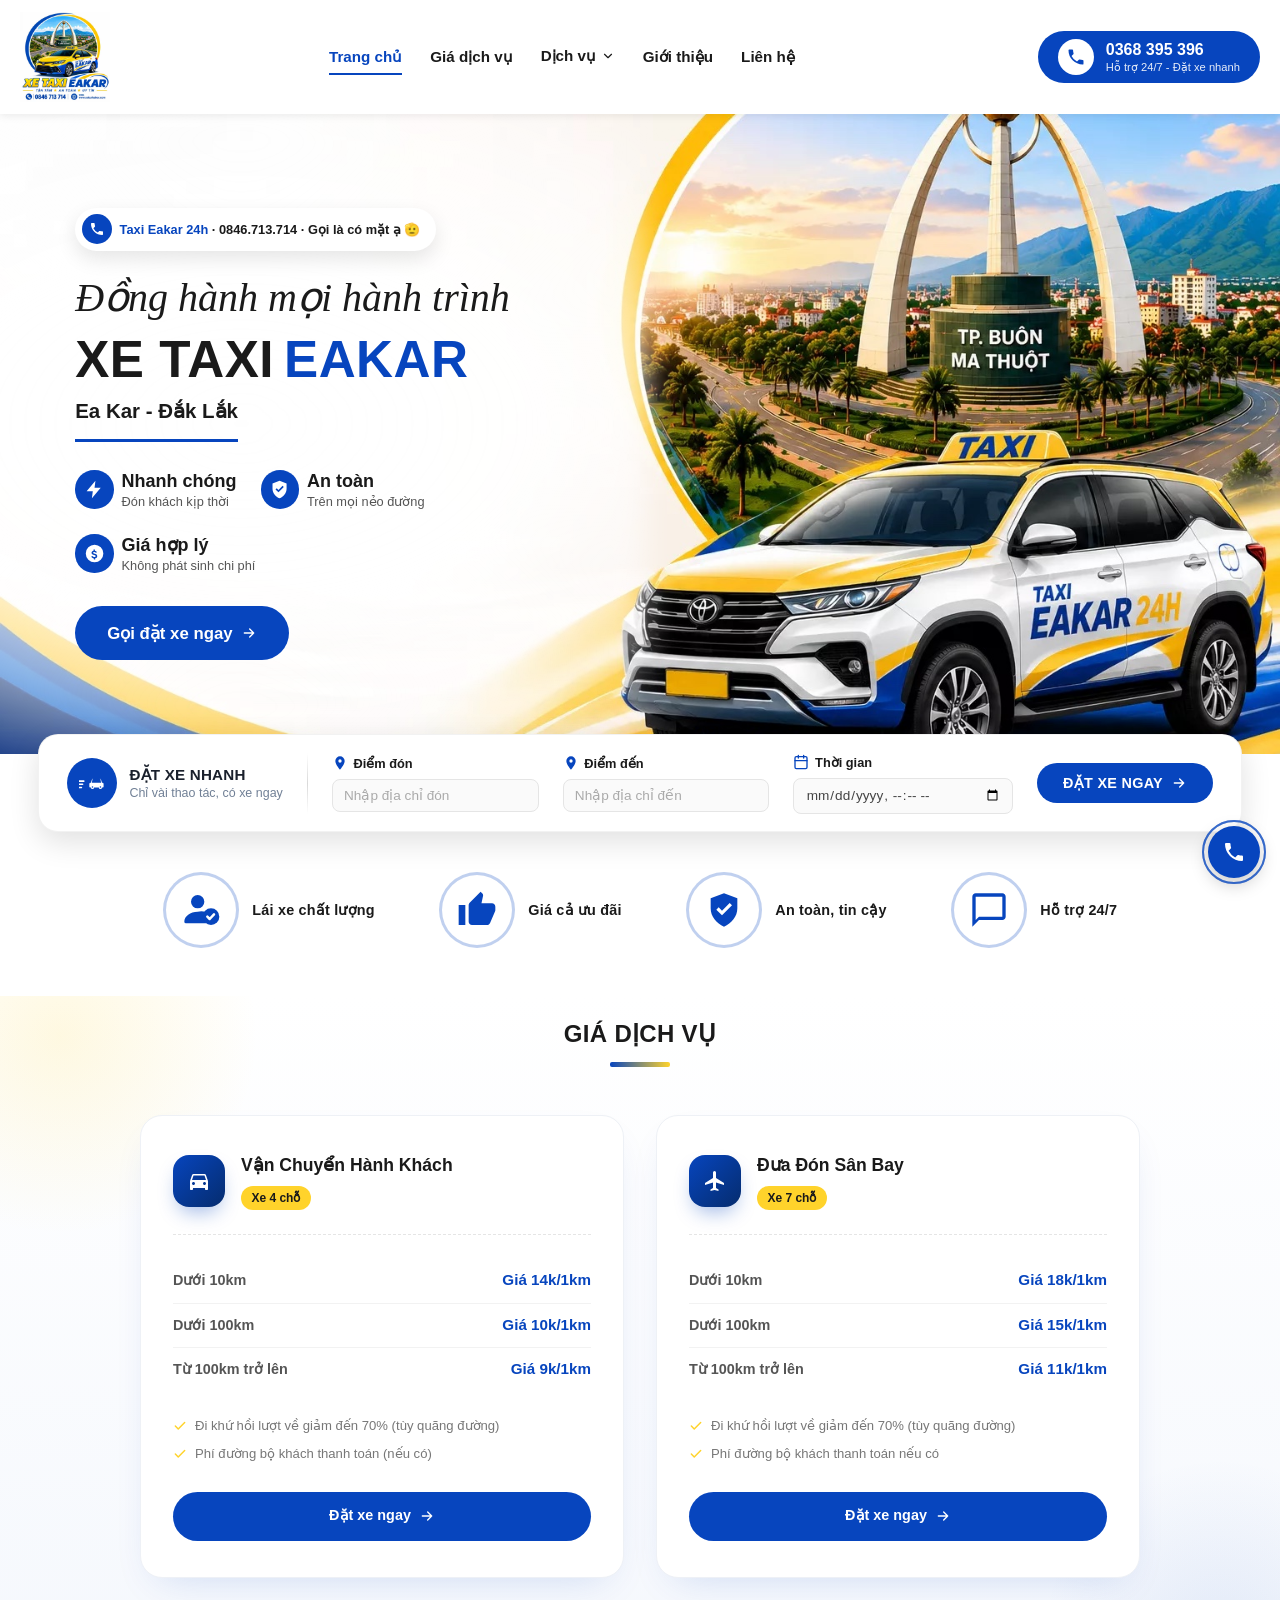
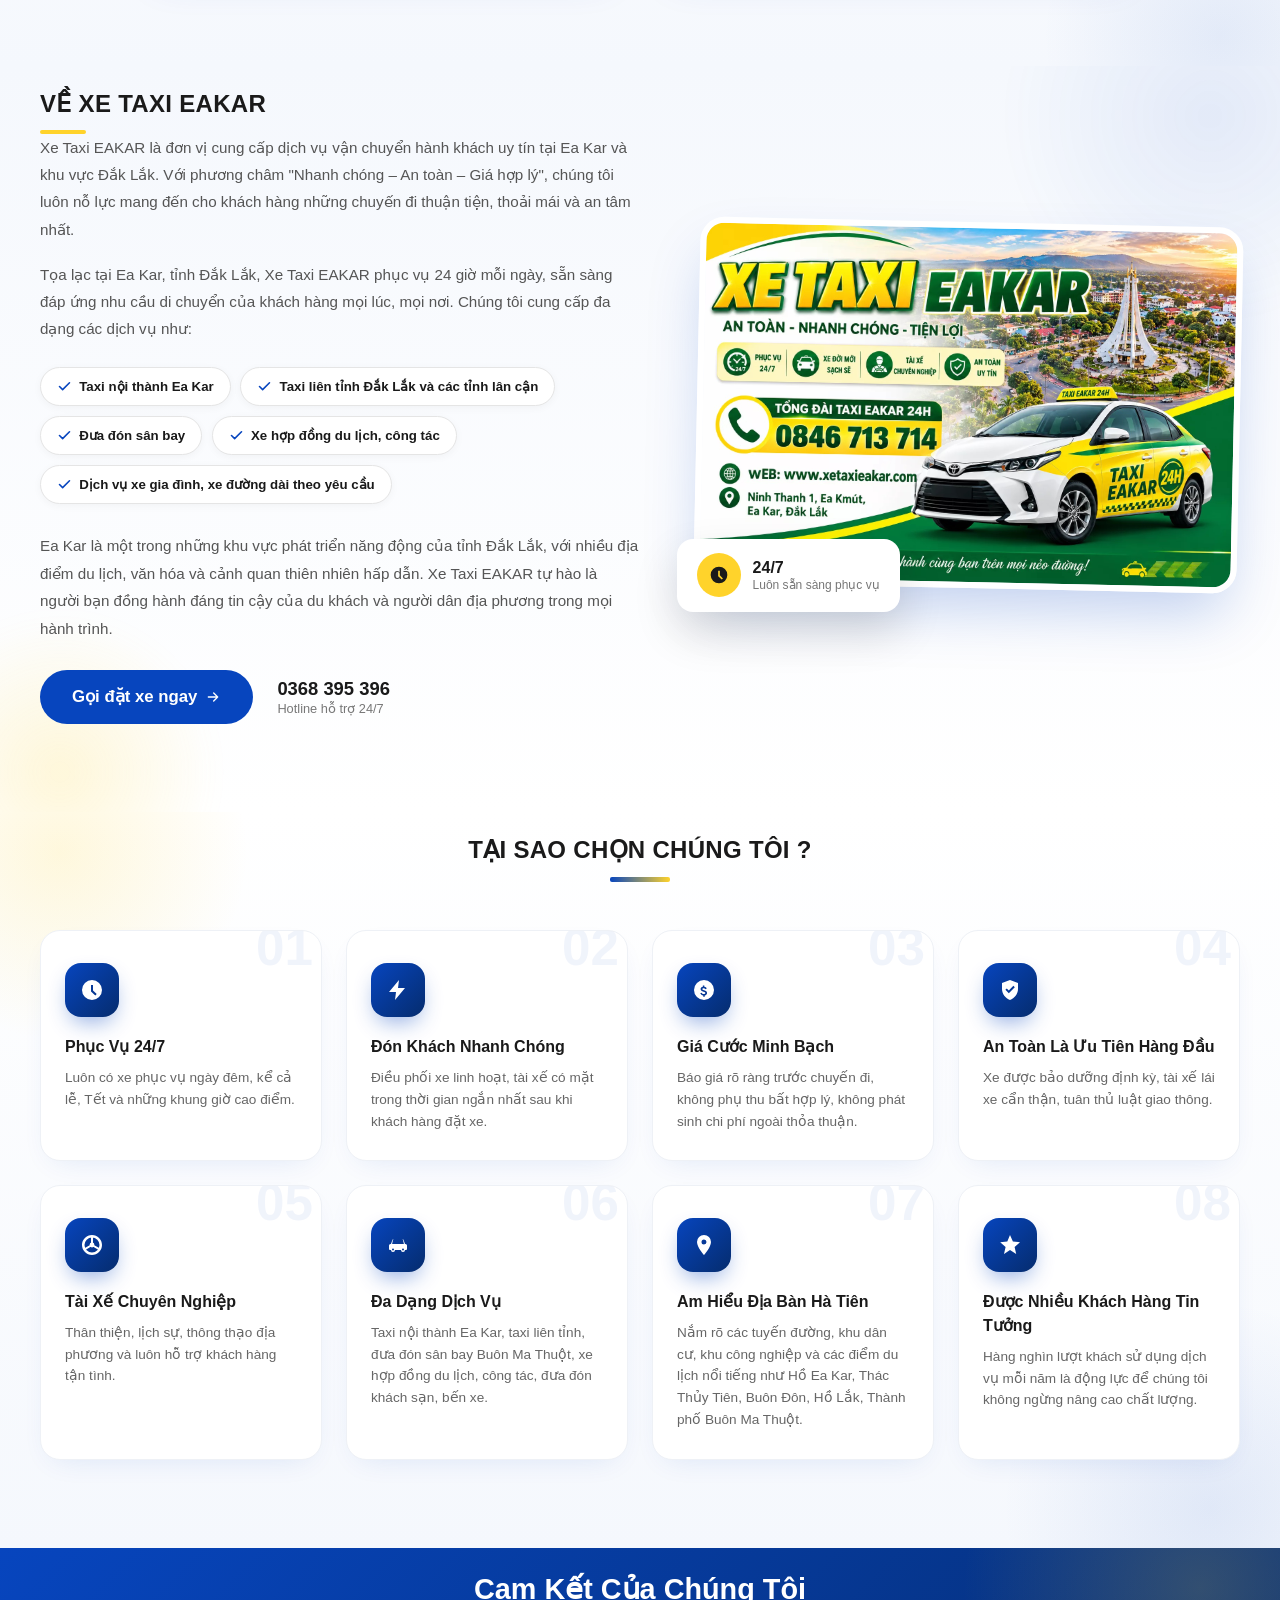
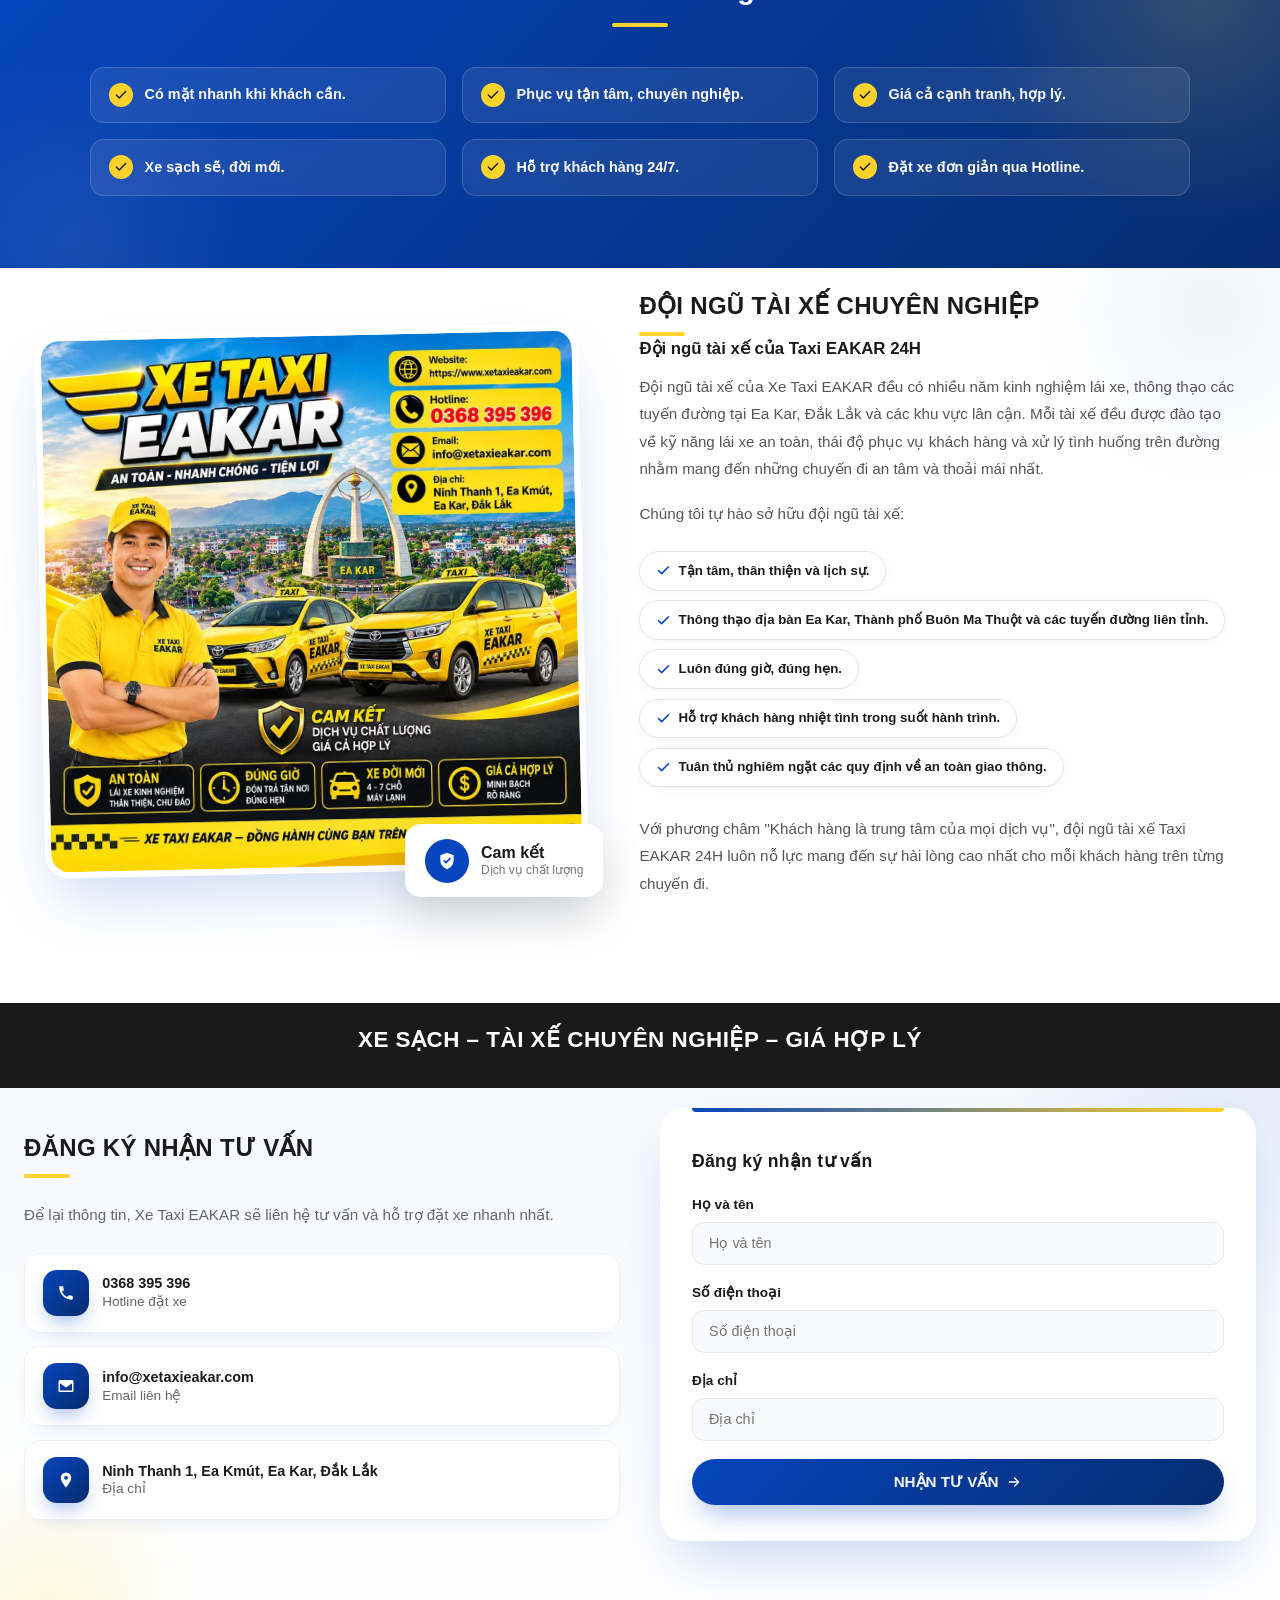
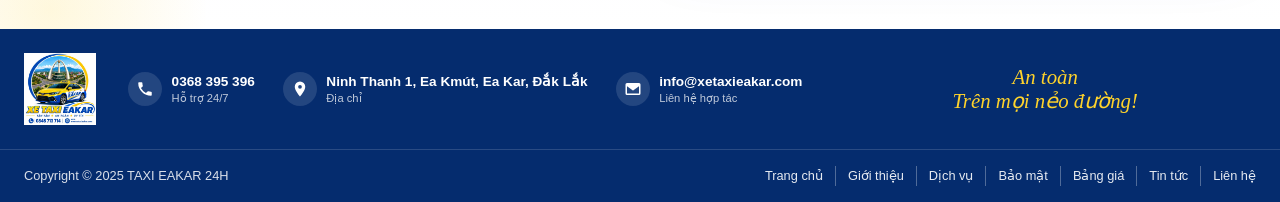
<file: html/index.html>
<!DOCTYPE html>
<html lang="vi">
<head>
  <meta charset="UTF-8">
  <meta name="viewport" content="width=device-width, initial-scale=1.0">
  <title>Xe Taxi Eakar - Đặt Xe Nhanh 24/7</title>
  <meta name="description" content="Xe Taxi Eakar cung cấp dịch vụ taxi giá rẻ, taxi nội thành, taxi liên tỉnh, đưa đón sân bay và xe hợp đồng tại Ea Kar, Đắk Lắk. Phục vụ 24/7 với đội ngũ tài xế chuyên nghiệp, xe sạch sẽ, giá cước minh bạch. Gọi ngay 0368 395 396 để đặt xe nhanh chóng và an toàn.">
  <link rel="icon" href="assets/icons/favicon.ico" sizes="any">
  <link rel="icon" type="image/png" sizes="32x32" href="assets/icons/favicon-32x32.png">
  <link rel="icon" type="image/png" sizes="16x16" href="assets/icons/favicon-16x16.png">
  <link rel="apple-touch-icon" href="assets/icons/apple-touch-icon.png">
  <link rel="stylesheet" href="style.css">
</head>
<body>

  <!-- ==========================================
       HEADER
       ========================================== -->
  <header class="site-header">
    <div class="header-inner">
      <a href="/" class="logo">
        <img
          src="assets/icons/logo-xetaxieakar.png"
          alt="Xe Taxi Eakar"
          class="logo-icon"
        />
      </a>

      <nav class="main-nav" id="main-nav">
        <button type="button" class="nav-close" aria-label="Đóng menu">
          <svg viewBox="0 0 24 24" width="20" height="20" fill="none" stroke="currentColor" stroke-width="2" stroke-linecap="round"><path d="M6 6l12 12M18 6L6 18"></path></svg>
        </button>
        <ul>
          <li><a href="#" class="active">Trang chủ</a></li>
          <li><a href="/gia-dich-vu">Giá dịch vụ</a></li>
          <li class="has-dropdown">
            <a href="#" class="nav-dropdown-toggle" aria-haspopup="true" aria-expanded="false">
              Dịch vụ
              <svg viewBox="0 0 24 24" width="14" height="14" fill="none" stroke="currentColor" stroke-width="2" stroke-linecap="round" stroke-linejoin="round" aria-hidden="true"><path d="M6 9l6 6 6-6" /></svg>
            </a>
            <div class="nav-dropdown">
              <a href="/van-chuyen-hanh-khach">Vận chuyển hành khách</a>
              <a href="/dua-don-san-bay">Đưa đón sân bay</a>
              <a href="/xe-hop-dong-du-lich">Xe hợp đồng du lịch</a>
              <a href="/gia-dich-vu">Xem bảng giá đầy đủ</a>
            </div>
          </li>
          <li><a href="/gioi-thieu">Giới thiệu</a></li>
          <li><a href="/lien-he">Liên hệ</a></li>
        </ul>
      </nav>

      <div class="nav-overlay" id="navOverlay"></div>

      <a href="tel:0368395396" class="contact-btn">
        <span class="contact-icon">
          <svg viewBox="0 0 24 24" width="20" height="20" fill="currentColor" aria-hidden="true">
            <path d="M6.62 10.79a15.05 15.05 0 0 0 6.59 6.59l2.2-2.2a1 1 0 0 1 1.01-.24 11.36 11.36 0 0 0 3.57.57 1 1 0 0 1 1 1V20a1 1 0 0 1-1 1A17 17 0 0 1 3 4a1 1 0 0 1 1-1h3.5a1 1 0 0 1 1 1 11.36 11.36 0 0 0 .57 3.57 1 1 0 0 1-.25 1.01z" />
          </svg>
        </span>
        <span class="contact-text">
          <strong>0368 395 396</strong>
          <small>Hỗ trợ 24/7 - Đặt xe nhanh</small>
        </span>
      </a>

      <a href="tel:0368395396" class="contact-btn-mobile" aria-label="Gọi 0368 395 396">
        <svg viewBox="0 0 24 24" width="18" height="18" fill="currentColor" aria-hidden="true">
          <path d="M6.62 10.79a15.05 15.05 0 0 0 6.59 6.59l2.2-2.2a1 1 0 0 1 1.01-.24 11.36 11.36 0 0 0 3.57.57 1 1 0 0 1 1 1V20a1 1 0 0 1-1 1A17 17 0 0 1 3 4a1 1 0 0 1 1-1h3.5a1 1 0 0 1 1 1 11.36 11.36 0 0 0 .57 3.57 1 1 0 0 1-.25 1.01z" />
        </svg>
        <span class="contact-btn-mobile-text">0368 395 396</span>
      </a>

      <button class="nav-toggle" type="button" aria-label="Mở menu" aria-controls="main-nav" aria-expanded="false">
        <svg viewBox="0 0 24 24" width="24" height="24" fill="currentColor" aria-hidden="true">
          <path d="M3 6h18v2H3zM3 11h18v2H3zM3 16h18v2H3z" />
        </svg>
      </button>
    </div>
  </header>

  <!-- ==========================================
       MAIN CONTENT — Xe Taxi Eakar content (xetaxieakar.com)
       ========================================== -->
  <main>

    <div class="hero-wrap">
    <section class="eakar-hero">
      <div class="hero-inner">
        <div class="hero-content">
          <a href="tel:0846713714" class="hero-caption">
            <span class="hero-caption-icon">
              <svg viewBox="0 0 24 24" width="16" height="16" fill="currentColor" aria-hidden="true">
                <path d="M6.62 10.79a15.05 15.05 0 0 0 6.59 6.59l2.2-2.2a1 1 0 0 1 1.01-.24 11.36 11.36 0 0 0 3.57.57 1 1 0 0 1 1 1V20a1 1 0 0 1-1 1A17 17 0 0 1 3 4a1 1 0 0 1 1-1h3.5a1 1 0 0 1 1 1 11.36 11.36 0 0 0 .57 3.57 1 1 0 0 1-.25 1.01z" />
              </svg>
            </span>
            <span class="hero-caption-text">
              <strong>Taxi Eakar 24h</strong> · 0846.713.714 · Gọi là có mặt ạ 🫡
            </span>
          </a>

          <span class="hero-kicker">Đồng hành mọi hành trình</span>
          <h1 class="hero-title">
            <span class="hero-title-dark">XE TAXI</span>
            <span class="hero-title-primary">EAKAR</span>
          </h1>
          <span class="hero-subtitle">Ea Kar - Đắk Lắk</span>

          <div class="hero-features">
            <div class="hero-feature">
              <span class="hero-feature-icon">
                <svg viewBox="0 0 24 24" fill="currentColor" aria-hidden="true">
                  <path d="M13 2L3 14h7l-1 8 10-12h-7l1-8z" />
                </svg>
              </span>
              <span class="hero-feature-text">
                <strong>Nhanh chóng</strong>
                <span>Đón khách kịp thời</span>
              </span>
            </div>
            <div class="hero-feature">
              <span class="hero-feature-icon">
                <svg viewBox="0 0 24 24" fill="currentColor" aria-hidden="true">
                  <path d="M12 2l8 3v6c0 5-3.5 9-8 11-4.5-2-8-6-8-11V5l8-3zm-1.2 13.2l6-6-1.4-1.4-4.6 4.6-2-2-1.4 1.4z" />
                </svg>
              </span>
              <span class="hero-feature-text">
                <strong>An toàn</strong>
                <span>Trên mọi nẻo đường</span>
              </span>
            </div>
            <div class="hero-feature">
              <span class="hero-feature-icon">
                <svg viewBox="0 0 24 24" fill="currentColor" aria-hidden="true">
                  <path d="M12 2a10 10 0 1 0 0 20 10 10 0 0 0 0-20zm.75 15.5v1.25h-1.5V17.5c-1.36-.18-2.5-.94-2.99-2.16l1.4-.58c.34.79 1.06 1.24 2.09 1.24.9 0 1.55-.4 1.55-1.08 0-.65-.5-.94-1.79-1.28-1.72-.45-2.9-1.06-2.9-2.62 0-1.2.9-2.06 2.24-2.3V7.5h1.5v1.24c1.13.19 1.98.82 2.4 1.78l-1.37.63c-.3-.63-.86-1-1.66-1-.83 0-1.36.38-1.36.95 0 .58.5.83 1.75 1.16 1.83.48 2.94 1.13 2.94 2.72 0 1.28-.95 2.2-2.3 2.42z" />
                </svg>
              </span>
              <span class="hero-feature-text">
                <strong>Giá hợp lý</strong>
                <span>Không phát sinh chi phí</span>
              </span>
            </div>
          </div>

          <a href="tel:0368395396" class="hero-cta">
            Gọi đặt xe ngay
            <svg viewBox="0 0 24 24" width="16" height="16" fill="none" stroke="currentColor" stroke-width="2" stroke-linecap="round" stroke-linejoin="round" aria-hidden="true">
              <path d="M5 12h14M13 6l6 6-6 6" />
            </svg>
          </a>
        </div>
      </div>
    </section>

    <form class="quick-booking" id="quickBookingForm">
      <div class="qb-intro">
        <span class="qb-intro-icon">
          <svg viewBox="0 0 34 24" width="27" height="19" fill="currentColor" aria-hidden="true">
            <path d="M0 9h6M0 13h4.5M0 17h3" stroke="currentColor" stroke-width="2" stroke-linecap="round" fill="none" />
            <path d="M15 11l1.2-3.6A2 2 0 0 1 18.1 6h7.8a2 2 0 0 1 1.9 1.4L29 11h.5A1.5 1.5 0 0 1 31 12.5V16a1 1 0 0 1-1 1h-1a2 2 0 1 1-4 0H19a2 2 0 1 1-4 0H14a1 1 0 0 1-1-1v-3.5A1.5 1.5 0 0 1 14.5 11H15zm2.2-5-1.1 5h11.8l-1.1-5H17.2zM17 15.5a1 1 0 1 0 0 2 1 1 0 0 0 0-2zm10 0a1 1 0 1 0 0 2 1 1 0 0 0 0-2z" />
          </svg>
        </span>
        <span class="qb-intro-text">
          <strong>ĐẶT XE NHANH</strong>
          <span>Chỉ vài thao tác, có xe ngay</span>
        </span>
      </div>

      <span class="qb-divider"></span>

      <div class="qb-locations">
        <div class="qb-field">
          <span class="qb-field-label">
            <svg viewBox="0 0 24 24" width="16" height="16" fill="currentColor" aria-hidden="true">
              <path d="M12 2a7 7 0 0 0-7 7c0 5.25 7 13 7 13s7-7.75 7-13a7 7 0 0 0-7-7zm0 9.5A2.5 2.5 0 1 1 12 6.5a2.5 2.5 0 0 1 0 5z" />
            </svg>
            Điểm đón
          </span>
          <input type="text" class="qb-input" name="pickup" placeholder="Nhập địa chỉ đón">
        </div>

        <span class="qb-divider"></span>

        <div class="qb-field">
          <span class="qb-field-label">
            <svg viewBox="0 0 24 24" width="16" height="16" fill="currentColor" aria-hidden="true">
              <path d="M12 2a7 7 0 0 0-7 7c0 5.25 7 13 7 13s7-7.75 7-13a7 7 0 0 0-7-7zm0 9.5A2.5 2.5 0 1 1 12 6.5a2.5 2.5 0 0 1 0 5z" />
            </svg>
            Điểm đến
          </span>
          <input type="text" class="qb-input" name="dropoff" placeholder="Nhập địa chỉ đến">
        </div>
      </div>

      <div class="qb-field qb-field-time">
        <span class="qb-field-label">
          <svg viewBox="0 0 24 24" width="16" height="16" fill="none" stroke="currentColor" stroke-width="2" stroke-linecap="round" stroke-linejoin="round" aria-hidden="true">
            <rect x="3" y="4" width="18" height="18" rx="2" />
            <path d="M16 2v4M8 2v4M3 10h18" />
          </svg>
          Thời gian
        </span>
        <input type="datetime-local" class="qb-input qb-datetime-input" name="pickup_time">
      </div>

      <div class="qb-action">
        <button type="submit" class="qb-cta">
          ĐẶT XE NGAY
          <svg viewBox="0 0 24 24" width="16" height="16" fill="none" stroke="currentColor" stroke-width="2" stroke-linecap="round" stroke-linejoin="round" aria-hidden="true"><path d="M5 12h14M13 6l6 6-6 6" /></svg>
        </button>
      </div>
    </form>
    </div>

    <section class="features-strip no-overlap">
      <div class="features-strip-inner">
        <div class="feature-item">
          <span class="feature-icon">
            <svg viewBox="0 0 24 24" width="40" height="40" fill="currentColor" aria-hidden="true">
              <path d="M10 11a4 4 0 1 0 0-8 4 4 0 0 0 0 8zm0 2c-4.42 0-8 2.69-8 6a1 1 0 0 0 1 1h12.17a5.47 5.47 0 0 1-1.17-4c0-1.07.3-2.07.81-2.93A11.5 11.5 0 0 0 10 13z" />
              <circle cx="18" cy="16" r="5" />
              <path d="m15.8 16 1.4 1.4 2.6-2.8" fill="none" stroke="#fff" stroke-width="1.5" stroke-linecap="round" stroke-linejoin="round" />
            </svg>
          </span>
          <span class="feature-text">
            <strong>Lái xe chất lượng</strong>
          </span>
        </div>

        <div class="feature-item">
          <span class="feature-icon">
            <svg viewBox="0 0 24 24" width="40" height="40" fill="currentColor" aria-hidden="true">
              <path d="M1 21h4V9H1v12zm22-11c0-1.1-.9-2-2-2h-6.31l.95-4.57.03-.32c0-.41-.17-.79-.44-1.06L14.17 1 7.59 7.59C7.22 7.95 7 8.45 7 9v10c0 1.1.9 2 2 2h9c.83 0 1.54-.5 1.84-1.22l3.02-7.05c.09-.23.14-.47.14-.73v-2z" />
            </svg>
          </span>
          <span class="feature-text">
            <strong>Giá cả ưu đãi</strong>
          </span>
        </div>

        <div class="feature-item">
          <span class="feature-icon">
            <svg viewBox="0 0 24 24" width="40" height="40" fill="currentColor" aria-hidden="true">
              <path d="M12 2l8 3v6c0 5-3.5 9-8 11-4.5-2-8-6-8-11V5l8-3zm-1.2 13.2l6-6-1.4-1.4-4.6 4.6-2-2-1.4 1.4z" />
            </svg>
          </span>
          <span class="feature-text">
            <strong>An toàn, tin cậy</strong>
          </span>
        </div>

        <div class="feature-item">
          <span class="feature-icon">
            <svg viewBox="0 0 24 24" width="40" height="40" fill="currentColor" aria-hidden="true">
              <path d="M20 2H4c-1.1 0-2 .9-2 2v18l4-4h14c1.1 0 2-.9 2-2V4c0-1.1-.9-2-2-2zm0 14H6l-2 2V4h16v12z" />
            </svg>
          </span>
          <span class="feature-text">
            <strong>Hỗ trợ 24/7</strong>
          </span>
        </div>
      </div>
    </section>

    <section class="price-cards" id="gia-dich-vu">
      <div class="about-inner">
        <div class="section-heading why-us-heading">
          <h2 class="section-title">GIÁ DỊCH VỤ</h2>
          <span class="section-title-bar"></span>
        </div>

        <div class="price-cards-grid">
          <div class="price-card">
            <div class="price-card-head">
              <span class="price-card-icon">
                <svg viewBox="0 0 24 24" width="24" height="24" fill="currentColor" aria-hidden="true">
                  <path d="M18.92 6.01C18.72 5.42 18.16 5 17.5 5h-11c-.66 0-1.21.42-1.42 1.01L3 12v8c0 .55.45 1 1 1h1c.55 0 1-.45 1-1v-1h12v1c0 .55.45 1 1 1h1c.55 0 1-.45 1-1v-8l-2.08-5.99zM6.5 16c-.83 0-1.5-.67-1.5-1.5S5.67 13 6.5 13s1.5.67 1.5 1.5S7.33 16 6.5 16zm11 0c-.83 0-1.5-.67-1.5-1.5s.67-1.5 1.5-1.5 1.5.67 1.5 1.5-.67 1.5-1.5 1.5zM5 11l1.5-4.5h11L19 11H5z" />
                </svg>
              </span>
              <div>
                <h3>Vận Chuyển Hành Khách</h3>
                <span class="price-vehicle">Xe 4 chỗ</span>
              </div>
            </div>

            <ul class="price-tiers">
              <li class="price-tier">
                <span class="price-tier-label">Dưới 10km</span>
                <span class="price-tier-value">Giá 14k/1km</span>
              </li>
              <li class="price-tier">
                <span class="price-tier-label">Dưới 100km</span>
                <span class="price-tier-value">Giá 10k/1km</span>
              </li>
              <li class="price-tier">
                <span class="price-tier-label">Từ 100km trở lên</span>
                <span class="price-tier-value">Giá 9k/1km</span>
              </li>
            </ul>

            <ul class="price-notes">
              <li>
                <svg viewBox="0 0 24 24" width="14" height="14" fill="none" stroke="currentColor" stroke-width="2.5" stroke-linecap="round" stroke-linejoin="round" aria-hidden="true"><path d="M20 6L9 17l-5-5" /></svg>
                Đi khứ hồi lượt về giảm đến 70% (tùy quãng đường)
              </li>
              <li>
                <svg viewBox="0 0 24 24" width="14" height="14" fill="none" stroke="currentColor" stroke-width="2.5" stroke-linecap="round" stroke-linejoin="round" aria-hidden="true"><path d="M20 6L9 17l-5-5" /></svg>
                Phí đường bộ khách thanh toán (nếu có)
              </li>
            </ul>

            <a href="tel:0368395396" class="price-card-cta">
              Đặt xe ngay
              <svg viewBox="0 0 24 24" width="16" height="16" fill="none" stroke="currentColor" stroke-width="2" stroke-linecap="round" stroke-linejoin="round" aria-hidden="true"><path d="M5 12h14M13 6l6 6-6 6" /></svg>
            </a>
          </div>

          <div class="price-card">
            <div class="price-card-head">
              <span class="price-card-icon">
                <svg viewBox="0 0 24 24" width="24" height="24" fill="currentColor" aria-hidden="true">
                  <path d="M21 16v-2l-8-5V3.5a1.5 1.5 0 0 0-3 0V9l-8 5v2l8-2.5V19l-2.5 1.5V22l4-1 4 1v-1.5L13 19v-5.5l8 2.5z" />
                </svg>
              </span>
              <div>
                <h3>Đưa Đón Sân Bay</h3>
                <span class="price-vehicle">Xe 7 chỗ</span>
              </div>
            </div>

            <ul class="price-tiers">
              <li class="price-tier">
                <span class="price-tier-label">Dưới 10km</span>
                <span class="price-tier-value">Giá 18k/1km</span>
              </li>
              <li class="price-tier">
                <span class="price-tier-label">Dưới 100km</span>
                <span class="price-tier-value">Giá 15k/1km</span>
              </li>
              <li class="price-tier">
                <span class="price-tier-label">Từ 100km trở lên</span>
                <span class="price-tier-value">Giá 11k/1km</span>
              </li>
            </ul>

            <ul class="price-notes">
              <li>
                <svg viewBox="0 0 24 24" width="14" height="14" fill="none" stroke="currentColor" stroke-width="2.5" stroke-linecap="round" stroke-linejoin="round" aria-hidden="true"><path d="M20 6L9 17l-5-5" /></svg>
                Đi khứ hồi lượt về giảm đến 70% (tùy quãng đường)
              </li>
              <li>
                <svg viewBox="0 0 24 24" width="14" height="14" fill="none" stroke="currentColor" stroke-width="2.5" stroke-linecap="round" stroke-linejoin="round" aria-hidden="true"><path d="M20 6L9 17l-5-5" /></svg>
                Phí đường bộ khách thanh toán nếu có
              </li>
            </ul>

            <a href="tel:0368395396" class="price-card-cta">
              Đặt xe ngay
              <svg viewBox="0 0 24 24" width="16" height="16" fill="none" stroke="currentColor" stroke-width="2" stroke-linecap="round" stroke-linejoin="round" aria-hidden="true"><path d="M5 12h14M13 6l6 6-6 6" /></svg>
            </a>
          </div>
        </div>
      </div>
    </section>

    <section class="intro-section" id="ve-chung-toi">
      <div class="intro-inner">
        <div class="intro-grid">
          <div class="intro-text">
            <div class="section-heading">
              <h2 class="section-title">VỀ XE TAXI EAKAR</h2>
              <span class="section-title-bar"></span>
            </div>

            <p>Xe Taxi EAKAR là đơn vị cung cấp dịch vụ vận chuyển hành khách uy tín tại Ea Kar và khu vực Đắk Lắk. Với phương châm "Nhanh chóng – An toàn – Giá hợp lý", chúng tôi luôn nỗ lực mang đến cho khách hàng những chuyến đi thuận tiện, thoải mái và an tâm nhất.</p>

            <p>Tọa lạc tại Ea Kar, tỉnh Đắk Lắk, Xe Taxi EAKAR phục vụ 24 giờ mỗi ngày, sẵn sàng đáp ứng nhu cầu di chuyển của khách hàng mọi lúc, mọi nơi. Chúng tôi cung cấp đa dạng các dịch vụ như:</p>

            <div class="intro-services">
              <span class="intro-service-chip">
                <svg viewBox="0 0 24 24" width="15" height="15" fill="none" stroke="currentColor" stroke-width="2.5" stroke-linecap="round" stroke-linejoin="round" aria-hidden="true"><path d="M20 6L9 17l-5-5" /></svg>
                Taxi nội thành Ea Kar
              </span>
              <span class="intro-service-chip">
                <svg viewBox="0 0 24 24" width="15" height="15" fill="none" stroke="currentColor" stroke-width="2.5" stroke-linecap="round" stroke-linejoin="round" aria-hidden="true"><path d="M20 6L9 17l-5-5" /></svg>
                Taxi liên tỉnh Đắk Lắk và các tỉnh lân cận
              </span>
              <span class="intro-service-chip">
                <svg viewBox="0 0 24 24" width="15" height="15" fill="none" stroke="currentColor" stroke-width="2.5" stroke-linecap="round" stroke-linejoin="round" aria-hidden="true"><path d="M20 6L9 17l-5-5" /></svg>
                Đưa đón sân bay
              </span>
              <span class="intro-service-chip">
                <svg viewBox="0 0 24 24" width="15" height="15" fill="none" stroke="currentColor" stroke-width="2.5" stroke-linecap="round" stroke-linejoin="round" aria-hidden="true"><path d="M20 6L9 17l-5-5" /></svg>
                Xe hợp đồng du lịch, công tác
              </span>
              <span class="intro-service-chip">
                <svg viewBox="0 0 24 24" width="15" height="15" fill="none" stroke="currentColor" stroke-width="2.5" stroke-linecap="round" stroke-linejoin="round" aria-hidden="true"><path d="M20 6L9 17l-5-5" /></svg>
                Dịch vụ xe gia đình, xe đường dài theo yêu cầu
              </span>
            </div>

            <p>Ea Kar là một trong những khu vực phát triển năng động của tỉnh Đắk Lắk, với nhiều địa điểm du lịch, văn hóa và cảnh quan thiên nhiên hấp dẫn. Xe Taxi EAKAR tự hào là người bạn đồng hành đáng tin cậy của du khách và người dân địa phương trong mọi hành trình.</p>

            <div class="intro-cta-row">
              <a href="tel:0368395396" class="hero-cta">
                Gọi đặt xe ngay
                <svg viewBox="0 0 24 24" width="16" height="16" fill="none" stroke="currentColor" stroke-width="2" stroke-linecap="round" stroke-linejoin="round" aria-hidden="true">
                  <path d="M5 12h14M13 6l6 6-6 6" />
                </svg>
              </a>
              <span class="intro-cta-note">
                <strong>0368 395 396</strong>
                <span>Hotline hỗ trợ 24/7</span>
              </span>
            </div>
          </div>

          <div class="intro-media">
            <div class="intro-media-frame">
              <img src="assets/images/pagea-about-banner.jpg" alt="Xe Taxi Eakar - Taxi Eakar 24H">
            </div>
            <div class="intro-badge">
              <span class="intro-badge-icon">
                <svg viewBox="0 0 24 24" width="20" height="20" fill="currentColor" aria-hidden="true">
                  <path d="M12 2a10 10 0 1 0 0 20 10 10 0 0 0 0-20zm1 5v5.41l3.71 3.71-1.41 1.41L11 13.41V7h2z" />
                </svg>
              </span>
              <span class="intro-badge-text">
                <strong>24/7</strong>
                <span>Luôn sẵn sàng phục vụ</span>
              </span>
            </div>
          </div>
        </div>
      </div>
    </section>

    <section class="why-us">
      <div class="about-inner">
        <div class="section-heading why-us-heading">
          <h2 class="section-title">TẠI SAO CHỌN CHÚNG TÔI ?</h2>
          <span class="section-title-bar"></span>
        </div>

        <div class="why-us-grid">
          <div class="why-us-card">
            <span class="why-us-icon">
              <svg viewBox="0 0 24 24" width="24" height="24" fill="currentColor" aria-hidden="true">
                <path d="M12 2a10 10 0 1 0 0 20 10 10 0 0 0 0-20zm1 5v5.41l3.71 3.71-1.41 1.41L11 13.41V7h2z" />
              </svg>
            </span>
            <h3>Phục Vụ 24/7</h3>
            <p>Luôn có xe phục vụ ngày đêm, kể cả lễ, Tết và những khung giờ cao điểm.</p>
          </div>
          <div class="why-us-card">
            <span class="why-us-icon">
              <svg viewBox="0 0 24 24" width="24" height="24" fill="currentColor" aria-hidden="true">
                <path d="M13 2L3 14h7l-1 8 10-12h-7l1-8z" />
              </svg>
            </span>
            <h3>Đón Khách Nhanh Chóng</h3>
            <p>Điều phối xe linh hoạt, tài xế có mặt trong thời gian ngắn nhất sau khi khách hàng đặt xe.</p>
          </div>
          <div class="why-us-card">
            <span class="why-us-icon">
              <svg viewBox="0 0 24 24" width="24" height="24" fill="currentColor" aria-hidden="true">
                <path d="M12 2a10 10 0 1 0 0 20 10 10 0 0 0 0-20zm.75 15.5v1.25h-1.5V17.5c-1.36-.18-2.5-.94-2.99-2.16l1.4-.58c.34.79 1.06 1.24 2.09 1.24.9 0 1.55-.4 1.55-1.08 0-.65-.5-.94-1.79-1.28-1.72-.45-2.9-1.06-2.9-2.62 0-1.2.9-2.06 2.24-2.3V7.5h1.5v1.24c1.13.19 1.98.82 2.4 1.78l-1.37.63c-.3-.63-.86-1-1.66-1-.83 0-1.36.38-1.36.95 0 .58.5.83 1.75 1.16 1.83.48 2.94 1.13 2.94 2.72 0 1.28-.95 2.2-2.3 2.42z" />
              </svg>
            </span>
            <h3>Giá Cước Minh Bạch</h3>
            <p>Báo giá rõ ràng trước chuyến đi, không phụ thu bất hợp lý, không phát sinh chi phí ngoài thỏa thuận.</p>
          </div>
          <div class="why-us-card">
            <span class="why-us-icon">
              <svg viewBox="0 0 24 24" width="24" height="24" fill="currentColor" aria-hidden="true">
                <path d="M12 2l8 3v6c0 5-3.5 9-8 11-4.5-2-8-6-8-11V5l8-3zm-1.2 13.2l6-6-1.4-1.4-4.6 4.6-2-2-1.4 1.4z" />
              </svg>
            </span>
            <h3>An Toàn Là Ưu Tiên Hàng Đầu</h3>
            <p>Xe được bảo dưỡng định kỳ, tài xế lái xe cẩn thận, tuân thủ luật giao thông.</p>
          </div>
          <div class="why-us-card">
            <span class="why-us-icon">
              <svg viewBox="0 0 24 24" width="24" height="24" fill="currentColor" aria-hidden="true">
                <path fill-rule="evenodd" clip-rule="evenodd" d="M12 2C6.48 2 2 6.48 2 12s4.48 10 10 10 10-4.48 10-10S17.52 2 12 2zm0 2.5a7.5 7.5 0 1 1 0 15 7.5 7.5 0 0 1 0-15z" />
                <rect x="11" y="3.2" width="2" height="8.8" rx="1" />
                <rect x="11" y="3.2" width="2" height="8.8" rx="1" transform="rotate(120 12 12)" />
                <rect x="11" y="3.2" width="2" height="8.8" rx="1" transform="rotate(240 12 12)" />
                <circle cx="12" cy="12" r="2.4" />
              </svg>
            </span>
            <h3>Tài Xế Chuyên Nghiệp</h3>
            <p>Thân thiện, lịch sự, thông thạo địa phương và luôn hỗ trợ khách hàng tận tình.</p>
          </div>
          <div class="why-us-card">
            <span class="why-us-icon">
              <svg viewBox="0 0 24 24" width="24" height="24" fill="currentColor" aria-hidden="true">
                <path d="M5 11l1.2-3.6A2 2 0 0 1 8.1 6h7.8a2 2 0 0 1 1.9 1.4L19 11h.5A1.5 1.5 0 0 1 21 12.5V16a1 1 0 0 1-1 1h-1a2 2 0 1 1-4 0H9a2 2 0 1 1-4 0H4a1 1 0 0 1-1-1v-3.5A1.5 1.5 0 0 1 4.5 11H5zm2.2-5-1.1 5h11.8l-1.1-5H7.2zM7 15.5a1 1 0 1 0 0 2 1 1 0 0 0 0-2zm10 0a1 1 0 1 0 0 2 1 1 0 0 0 0-2z" />
              </svg>
            </span>
            <h3>Đa Dạng Dịch Vụ</h3>
            <p>Taxi nội thành Ea Kar, taxi liên tỉnh, đưa đón sân bay Buôn Ma Thuột, xe hợp đồng du lịch, công tác, đưa đón khách sạn, bến xe.</p>
          </div>
          <div class="why-us-card">
            <span class="why-us-icon">
              <svg viewBox="0 0 24 24" width="24" height="24" fill="currentColor" aria-hidden="true">
                <path d="M12 2a7 7 0 0 0-7 7c0 5.25 7 13 7 13s7-7.75 7-13a7 7 0 0 0-7-7zm0 9.5A2.5 2.5 0 1 1 12 6.5a2.5 2.5 0 0 1 0 5z" />
              </svg>
            </span>
            <h3>Am Hiểu Địa Bàn Hà Tiên</h3>
            <p>Nắm rõ các tuyến đường, khu dân cư, khu công nghiệp và các điểm du lịch nổi tiếng như Hồ Ea Kar, Thác Thủy Tiên, Buôn Đôn, Hồ Lắk, Thành phố Buôn Ma Thuột.</p>
          </div>
          <div class="why-us-card">
            <span class="why-us-icon">
              <svg viewBox="0 0 24 24" width="24" height="24" fill="currentColor" aria-hidden="true">
                <path d="M12 2l2.9 6.6 7.1.6-5.4 4.7 1.6 7-6.2-3.8L6 21l1.6-7L2.2 9.2l7.1-.6L12 2z" />
              </svg>
            </span>
            <h3>Được Nhiều Khách Hàng Tin Tưởng</h3>
            <p>Hàng nghìn lượt khách sử dụng dịch vụ mỗi năm là động lực để chúng tôi không ngừng nâng cao chất lượng.</p>
          </div>
        </div>
      </div>
    </section>

    <section class="commitment">
      <div class="commitment-inner">
        <h2>Cam Kết Của Chúng Tôi</h2>
        <span class="commitment-bar"></span>
        <ul class="commitment-list">
          <li><svg viewBox="0 0 24 24" width="16" height="16" fill="none" stroke="currentColor" stroke-width="2.5" stroke-linecap="round" stroke-linejoin="round" aria-hidden="true"><path d="M20 6L9 17l-5-5" /></svg> Có mặt nhanh khi khách cần.</li>
          <li><svg viewBox="0 0 24 24" width="16" height="16" fill="none" stroke="currentColor" stroke-width="2.5" stroke-linecap="round" stroke-linejoin="round" aria-hidden="true"><path d="M20 6L9 17l-5-5" /></svg> Phục vụ tận tâm, chuyên nghiệp.</li>
          <li><svg viewBox="0 0 24 24" width="16" height="16" fill="none" stroke="currentColor" stroke-width="2.5" stroke-linecap="round" stroke-linejoin="round" aria-hidden="true"><path d="M20 6L9 17l-5-5" /></svg> Giá cả cạnh tranh, hợp lý.</li>
          <li><svg viewBox="0 0 24 24" width="16" height="16" fill="none" stroke="currentColor" stroke-width="2.5" stroke-linecap="round" stroke-linejoin="round" aria-hidden="true"><path d="M20 6L9 17l-5-5" /></svg> Xe sạch sẽ, đời mới.</li>
          <li><svg viewBox="0 0 24 24" width="16" height="16" fill="none" stroke="currentColor" stroke-width="2.5" stroke-linecap="round" stroke-linejoin="round" aria-hidden="true"><path d="M20 6L9 17l-5-5" /></svg> Hỗ trợ khách hàng 24/7.</li>
          <li><svg viewBox="0 0 24 24" width="16" height="16" fill="none" stroke="currentColor" stroke-width="2.5" stroke-linecap="round" stroke-linejoin="round" aria-hidden="true"><path d="M20 6L9 17l-5-5" /></svg> Đặt xe đơn giản qua Hotline.</li>
        </ul>
      </div>
    </section>


    <section class="team-section">
      <div class="team-inner">
        <div class="team-grid">
          <div class="team-media">
            <div class="team-media-frame">
              <img src="assets/images/pagea-team-banner.jpg" alt="Đội ngũ tài xế Taxi EAKAR 24H">
            </div>
            <div class="team-badge">
              <span class="team-badge-icon">
                <svg viewBox="0 0 24 24" width="20" height="20" fill="currentColor" aria-hidden="true">
                  <path d="M12 2l8 3v6c0 5-3.5 9-8 11-4.5-2-8-6-8-11V5l8-3zm-1.2 13.2l6-6-1.4-1.4-4.6 4.6-2-2-1.4 1.4z" />
                </svg>
              </span>
              <span class="team-badge-text">
                <strong>Cam kết</strong>
                <span>Dịch vụ chất lượng</span>
              </span>
            </div>
          </div>

          <div class="team-text">
            <div class="section-heading">
              <h2 class="section-title">ĐỘI NGŨ TÀI XẾ CHUYÊN NGHIỆP</h2>
              <span class="section-title-bar"></span>
            </div>

            <h3 class="team-subtitle">Đội ngũ tài xế của Taxi EAKAR 24H</h3>

            <p>Đội ngũ tài xế của Xe Taxi EAKAR đều có nhiều năm kinh nghiệm lái xe, thông thạo các tuyến đường tại Ea Kar, Đắk Lắk và các khu vực lân cận. Mỗi tài xế đều được đào tạo về kỹ năng lái xe an toàn, thái độ phục vụ khách hàng và xử lý tình huống trên đường nhằm mang đến những chuyến đi an tâm và thoải mái nhất.</p>

            <p>Chúng tôi tự hào sở hữu đội ngũ tài xế:</p>

            <div class="intro-services">
              <span class="intro-service-chip">
                <svg viewBox="0 0 24 24" width="15" height="15" fill="none" stroke="currentColor" stroke-width="2.5" stroke-linecap="round" stroke-linejoin="round" aria-hidden="true"><path d="M20 6L9 17l-5-5" /></svg>
                Tận tâm, thân thiện và lịch sự.
              </span>
              <span class="intro-service-chip">
                <svg viewBox="0 0 24 24" width="15" height="15" fill="none" stroke="currentColor" stroke-width="2.5" stroke-linecap="round" stroke-linejoin="round" aria-hidden="true"><path d="M20 6L9 17l-5-5" /></svg>
                Thông thạo địa bàn Ea Kar, Thành phố Buôn Ma Thuột và các tuyến đường liên tỉnh.
              </span>
              <span class="intro-service-chip">
                <svg viewBox="0 0 24 24" width="15" height="15" fill="none" stroke="currentColor" stroke-width="2.5" stroke-linecap="round" stroke-linejoin="round" aria-hidden="true"><path d="M20 6L9 17l-5-5" /></svg>
                Luôn đúng giờ, đúng hẹn.
              </span>
              <span class="intro-service-chip">
                <svg viewBox="0 0 24 24" width="15" height="15" fill="none" stroke="currentColor" stroke-width="2.5" stroke-linecap="round" stroke-linejoin="round" aria-hidden="true"><path d="M20 6L9 17l-5-5" /></svg>
                Hỗ trợ khách hàng nhiệt tình trong suốt hành trình.
              </span>
              <span class="intro-service-chip">
                <svg viewBox="0 0 24 24" width="15" height="15" fill="none" stroke="currentColor" stroke-width="2.5" stroke-linecap="round" stroke-linejoin="round" aria-hidden="true"><path d="M20 6L9 17l-5-5" /></svg>
                Tuân thủ nghiêm ngặt các quy định về an toàn giao thông.
              </span>
            </div>

            <p>Với phương châm "Khách hàng là trung tâm của mọi dịch vụ", đội ngũ tài xế Taxi EAKAR 24H luôn nỗ lực mang đến sự hài lòng cao nhất cho mỗi khách hàng trên từng chuyến đi.</p>
          </div>
        </div>
      </div>
    </section>

    <section class="tagline-banner">
      <p>XE SẠCH – TÀI XẾ CHUYÊN NGHIỆP – GIÁ HỢP LÝ</p>
    </section>

    <section class="contact-page">
      <div class="contact-inner">
        <div class="contact-grid">
          <div class="contact-info">
            <div class="section-heading">
              <h2 class="section-title">ĐĂNG KÝ NHẬN TƯ VẤN</h2>
              <span class="section-title-bar"></span>
            </div>

            <p class="contact-desc">Để lại thông tin, Xe Taxi EAKAR sẽ liên hệ tư vấn và hỗ trợ đặt xe nhanh nhất.</p>

            <div class="contact-detail-list">
              <div class="contact-detail-item">
                <span class="contact-detail-icon">
                  <svg viewBox="0 0 24 24" width="18" height="18" fill="currentColor" aria-hidden="true">
                    <path d="M6.62 10.79a15.05 15.05 0 0 0 6.59 6.59l2.2-2.2a1 1 0 0 1 1.01-.24 11.36 11.36 0 0 0 3.57.57 1 1 0 0 1 1 1V20a1 1 0 0 1-1 1A17 17 0 0 1 3 4a1 1 0 0 1 1-1h3.5a1 1 0 0 1 1 1 11.36 11.36 0 0 0 .57 3.57 1 1 0 0 1-.25 1.01z" />
                  </svg>
                </span>
                <span class="contact-detail-text">
                  <strong>0368 395 396</strong>
                  <span>Hotline đặt xe</span>
                </span>
              </div>

              <div class="contact-detail-item">
                <span class="contact-detail-icon">
                  <svg viewBox="0 0 24 24" width="18" height="18" fill="currentColor" aria-hidden="true">
                    <path d="M4 4h16a2 2 0 0 1 2 2v12a2 2 0 0 1-2 2H4a2 2 0 0 1-2-2V6a2 2 0 0 1 2-2zm0 2.24V6l8 5.99L20 6v-.01L12 12 4 6.24zM4 8.24V18h16V8.24l-7.4 5.55a1 1 0 0 1-1.2 0L4 8.24z" />
                  </svg>
                </span>
                <span class="contact-detail-text">
                  <strong>info@xetaxieakar.com</strong>
                  <span>Email liên hệ</span>
                </span>
              </div>

              <div class="contact-detail-item">
                <span class="contact-detail-icon">
                  <svg viewBox="0 0 24 24" width="18" height="18" fill="currentColor" aria-hidden="true">
                    <path d="M12 2a7 7 0 0 0-7 7c0 5.25 7 13 7 13s7-7.75 7-13a7 7 0 0 0-7-7zm0 9.5A2.5 2.5 0 1 1 12 6.5a2.5 2.5 0 0 1 0 5z" />
                  </svg>
                </span>
                <span class="contact-detail-text">
                  <strong>Ninh Thanh 1, Ea Kmút, Ea Kar, Đắk Lắk</strong>
                  <span>Địa chỉ</span>
                </span>
              </div>
            </div>
          </div>

          <div class="contact-form-wrap">
            <div class="section-heading">
              <h2 class="section-title contact-form-title">Đăng ký nhận tư vấn</h2>
            </div>

            <form class="contact-form" id="dangkyForm" novalidate>
              <div class="form-group">
                <label for="dk-name">Họ và tên</label>
                <input type="text" id="dk-name" name="full_name" placeholder="Họ và tên">
              </div>

              <div class="form-group">
                <label for="dk-phone">Số điện thoại</label>
                <input type="tel" id="dk-phone" name="phone_number" placeholder="Số điện thoại">
              </div>

              <div class="form-group">
                <label for="dk-address">Địa chỉ</label>
                <input type="text" id="dk-address" name="address" placeholder="Địa chỉ">
              </div>

              <button type="submit" class="contact-submit">
                NHẬN TƯ VẤN
                <svg viewBox="0 0 24 24" width="16" height="16" fill="none" stroke="currentColor" stroke-width="2" stroke-linecap="round" stroke-linejoin="round" aria-hidden="true">
                  <path d="M5 12h14M13 6l6 6-6 6" />
                </svg>
              </button>
            </form>
          </div>
        </div>
      </div>
    </section>

  </main>

  <!-- ==========================================
       FOOTER
       ========================================== -->
  <footer class="site-footer">
    <div class="footer-top">
      <div class="footer-top-inner">
        <a href="/" class="footer-logo">
          <img src="assets/icons/logo-xetaxieakar.png" alt="Xe Taxi Eakar" class="footer-logo-icon">
        </a>

        <div class="footer-info">
          <div class="footer-info-item">
            <span class="footer-info-icon">
              <svg viewBox="0 0 24 24" width="18" height="18" fill="currentColor" aria-hidden="true">
                <path d="M6.62 10.79a15.05 15.05 0 0 0 6.59 6.59l2.2-2.2a1 1 0 0 1 1.01-.24 11.36 11.36 0 0 0 3.57.57 1 1 0 0 1 1 1V20a1 1 0 0 1-1 1A17 17 0 0 1 3 4a1 1 0 0 1 1-1h3.5a1 1 0 0 1 1 1 11.36 11.36 0 0 0 .57 3.57 1 1 0 0 1-.25 1.01z" />
              </svg>
            </span>
            <span class="footer-info-text">
              <strong>0368 395 396</strong>
              <span>Hỗ trợ 24/7</span>
            </span>
          </div>

          <div class="footer-info-item">
            <span class="footer-info-icon">
              <svg viewBox="0 0 24 24" width="18" height="18" fill="currentColor" aria-hidden="true">
                <path d="M12 2a7 7 0 0 0-7 7c0 5.25 7 13 7 13s7-7.75 7-13a7 7 0 0 0-7-7zm0 9.5A2.5 2.5 0 1 1 12 6.5a2.5 2.5 0 0 1 0 5z" />
              </svg>
            </span>
            <span class="footer-info-text">
              <strong>Ninh Thanh 1, Ea Kmút, Ea Kar, Đắk Lắk</strong>
              <span>Địa chỉ</span>
            </span>
          </div>

          <div class="footer-info-item">
            <span class="footer-info-icon">
              <svg viewBox="0 0 24 24" width="18" height="18" fill="currentColor" aria-hidden="true">
                <path d="M4 4h16a2 2 0 0 1 2 2v12a2 2 0 0 1-2 2H4a2 2 0 0 1-2-2V6a2 2 0 0 1 2-2zm0 2.24V6l8 5.99L20 6v-.01L12 12 4 6.24zM4 8.24V18h16V8.24l-7.4 5.55a1 1 0 0 1-1.2 0L4 8.24z" />
              </svg>
            </span>
            <span class="footer-info-text">
              <strong>info@xetaxieakar.com</strong>
              <span>Liên hệ hợp tác</span>
            </span>
          </div>
        </div>

        <div class="footer-tagline">
          <span class="footer-tagline-line1">An toàn</span>
          <span class="footer-tagline-line2">Trên mọi nẻo đường!</span>
        </div>
      </div>
    </div>

    <div class="footer-bottom">
      <div class="footer-bottom-inner">
        <span class="footer-copy">Copyright © 2025 TAXI EAKAR 24H</span>
        <nav class="footer-nav">
          <a href="/">Trang chủ</a>
          <a href="/gioi-thieu">Giới thiệu</a>
          <a href="/dich-vu">Dịch vụ</a>
          <a href="/bao-mat">Bảo mật</a>
          <a href="/gia-dich-vu">Bảng giá</a>
          <a href="#">Tin tức</a>
          <a href="/lien-he">Liên hệ</a>
        </nav>
      </div>
    </div>
  </footer>

  <div class="contact-float">
    <a href="tel:0368395396" class="contact-float-btn contact-float-phone" aria-label="Gọi hotline 0368 395 396">
      <span class="contact-float-icon">
        <svg viewBox="0 0 24 24" width="24" height="24" fill="currentColor" aria-hidden="true">
          <path d="M6.62 10.79a15.05 15.05 0 0 0 6.59 6.59l2.2-2.2a1 1 0 0 1 1.01-.24 11.36 11.36 0 0 0 3.57.57 1 1 0 0 1 1 1V20a1 1 0 0 1-1 1A17 17 0 0 1 3 4a1 1 0 0 1 1-1h3.5a1 1 0 0 1 1 1 11.36 11.36 0 0 0 .57 3.57 1 1 0 0 1-.25 1.01z" />
        </svg>
      </span>
      <span class="contact-float-label">Đặt xe ngay</span>
    </a>
  </div>

  <script src="main.js" defer></script>
</body>
</html>
</file>
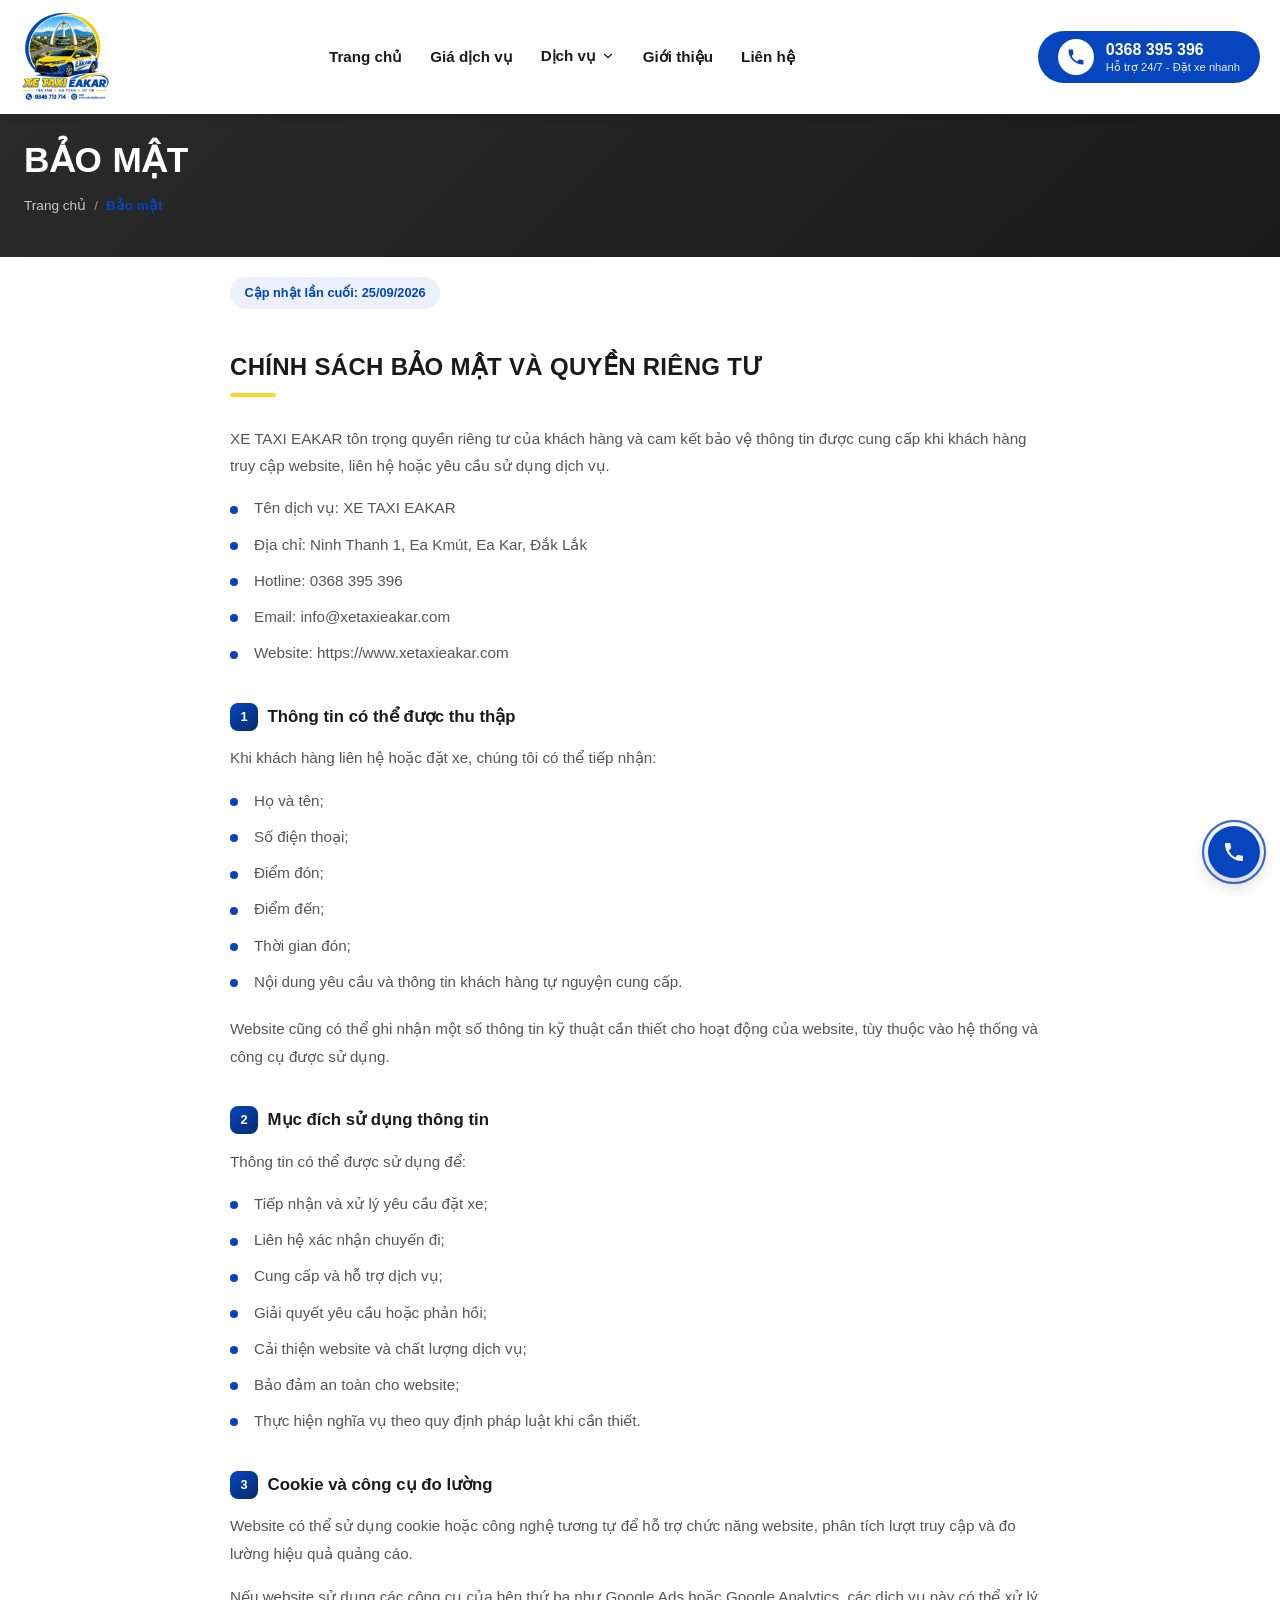
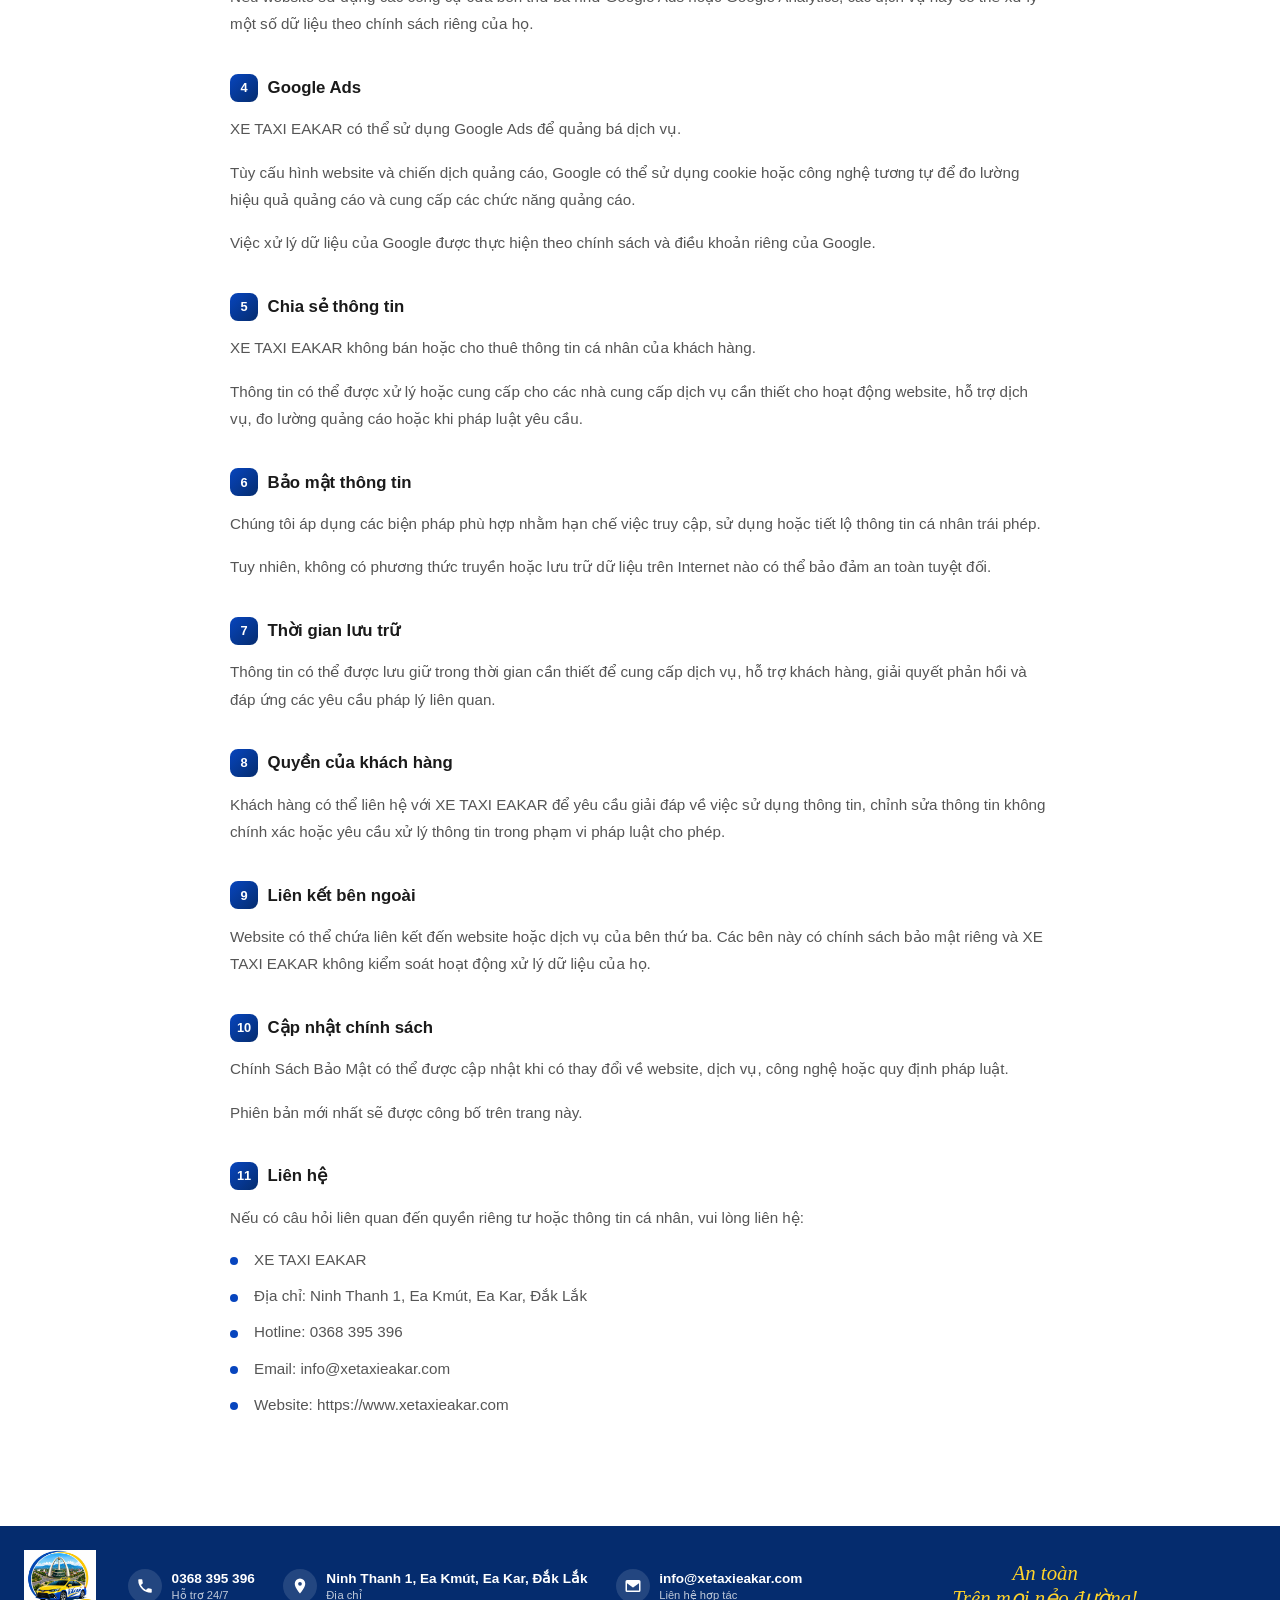
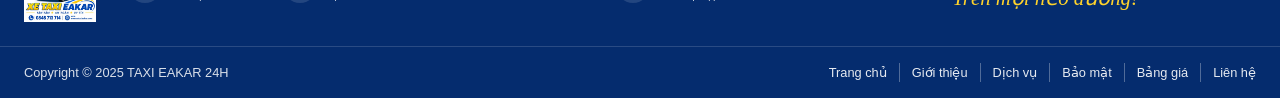
<file: html/bao-mat.html>
<!DOCTYPE html>
<html lang="vi">
<head>
  <meta charset="UTF-8">
  <meta name="viewport" content="width=device-width, initial-scale=1.0">
  <title>Bảo Mật - Xe Taxi Eakar</title>
  <meta name="description" content="Chính sách bảo mật và quyền riêng tư của Xe Taxi Eakar - dịch vụ taxi tại Ea Kar, Đắk Lắk. Hotline 0368 395 396.">
  <link rel="icon" href="assets/icons/favicon.ico" sizes="any">
  <link rel="icon" type="image/png" sizes="32x32" href="assets/icons/favicon-32x32.png">
  <link rel="icon" type="image/png" sizes="16x16" href="assets/icons/favicon-16x16.png">
  <link rel="apple-touch-icon" href="assets/icons/apple-touch-icon.png">
  <link rel="stylesheet" href="style.css">
</head>
<body>

  <!-- ==========================================
       HEADER
       ========================================== -->
  <header class="site-header">
    <div class="header-inner">
      <a href="/" class="logo">
        <img
          src="assets/icons/logo-xetaxieakar.png"
          alt="Xe Taxi Eakar"
          class="logo-icon"
        />
      </a>

      <nav class="main-nav" id="main-nav">
        <button type="button" class="nav-close" aria-label="Đóng menu">
          <svg viewBox="0 0 24 24" width="20" height="20" fill="none" stroke="currentColor" stroke-width="2" stroke-linecap="round"><path d="M6 6l12 12M18 6L6 18"></path></svg>
        </button>
        <ul>
          <li><a href="/">Trang chủ</a></li>
          <li><a href="/gia-dich-vu">Giá dịch vụ</a></li>
          <li class="has-dropdown">
            <a href="#" class="nav-dropdown-toggle" aria-haspopup="true" aria-expanded="false">
              Dịch vụ
              <svg viewBox="0 0 24 24" width="14" height="14" fill="none" stroke="currentColor" stroke-width="2" stroke-linecap="round" stroke-linejoin="round" aria-hidden="true"><path d="M6 9l6 6 6-6" /></svg>
            </a>
            <div class="nav-dropdown">
              <a href="/van-chuyen-hanh-khach">Vận chuyển hành khách</a>
              <a href="/dua-don-san-bay">Đưa đón sân bay</a>
              <a href="/xe-hop-dong-du-lich">Xe hợp đồng du lịch</a>
              <a href="/gia-dich-vu">Xem bảng giá đầy đủ</a>
            </div>
          </li>
          <li><a href="/gioi-thieu">Giới thiệu</a></li>
          <li><a href="/lien-he">Liên hệ</a></li>
        </ul>
      </nav>

      <div class="nav-overlay" id="navOverlay"></div>

      <a href="tel:0368395396" class="contact-btn">
        <span class="contact-icon">
          <svg viewBox="0 0 24 24" width="20" height="20" fill="currentColor" aria-hidden="true">
            <path d="M6.62 10.79a15.05 15.05 0 0 0 6.59 6.59l2.2-2.2a1 1 0 0 1 1.01-.24 11.36 11.36 0 0 0 3.57.57 1 1 0 0 1 1 1V20a1 1 0 0 1-1 1A17 17 0 0 1 3 4a1 1 0 0 1 1-1h3.5a1 1 0 0 1 1 1 11.36 11.36 0 0 0 .57 3.57 1 1 0 0 1-.25 1.01z" />
          </svg>
        </span>
        <span class="contact-text">
          <strong>0368 395 396</strong>
          <small>Hỗ trợ 24/7 - Đặt xe nhanh</small>
        </span>
      </a>

      <a href="tel:0368395396" class="contact-btn-mobile" aria-label="Gọi 0368 395 396">
        <svg viewBox="0 0 24 24" width="18" height="18" fill="currentColor" aria-hidden="true">
          <path d="M6.62 10.79a15.05 15.05 0 0 0 6.59 6.59l2.2-2.2a1 1 0 0 1 1.01-.24 11.36 11.36 0 0 0 3.57.57 1 1 0 0 1 1 1V20a1 1 0 0 1-1 1A17 17 0 0 1 3 4a1 1 0 0 1 1-1h3.5a1 1 0 0 1 1 1 11.36 11.36 0 0 0 .57 3.57 1 1 0 0 1-.25 1.01z" />
        </svg>
        <span class="contact-btn-mobile-text">0368 395 396</span>
      </a>

      <button class="nav-toggle" type="button" aria-label="Mở menu" aria-controls="main-nav" aria-expanded="false">
        <svg viewBox="0 0 24 24" width="24" height="24" fill="currentColor" aria-hidden="true">
          <path d="M3 6h18v2H3zM3 11h18v2H3zM3 16h18v2H3z" />
        </svg>
      </button>
    </div>
  </header>

  <!-- ==========================================
       MAIN CONTENT — Chính sách bảo mật (xetaxieakar.com/dieukhoanvachinhsach)
       ========================================== -->
  <main>

    <section class="page-banner">
      <div class="page-banner-inner">
        <h1>BẢO MẬT</h1>
        <nav class="breadcrumb" aria-label="breadcrumb">
          <a href="/">Trang chủ</a>
          <span>/</span>
          <span>Bảo mật</span>
        </nav>
      </div>
    </section>

    <section class="policy-section">
      <div class="policy-inner">
        <span class="policy-updated">Cập nhật lần cuối: 25/09/2026</span>

        <div class="policy-block">
          <h2 class="section-title">CHÍNH SÁCH BẢO MẬT VÀ QUYỀN RIÊNG TƯ</h2>
          <span class="section-title-bar"></span>

          <p>XE TAXI EAKAR tôn trọng quyền riêng tư của khách hàng và cam kết bảo vệ thông tin được cung cấp khi khách hàng truy cập website, liên hệ hoặc yêu cầu sử dụng dịch vụ.</p>

          <ul class="content-list">
            <li>Tên dịch vụ: XE TAXI EAKAR</li>
            <li>Địa chỉ: Ninh Thanh 1, Ea Kmút, Ea Kar, Đắk Lắk</li>
            <li>Hotline: 0368 395 396</li>
            <li>Email: info@xetaxieakar.com</li>
            <li>Website: https://www.xetaxieakar.com</li>
          </ul>

          <h3><span class="policy-num">1</span> Thông tin có thể được thu thập</h3>
          <p>Khi khách hàng liên hệ hoặc đặt xe, chúng tôi có thể tiếp nhận:</p>
          <ul class="content-list">
            <li>Họ và tên;</li>
            <li>Số điện thoại;</li>
            <li>Điểm đón;</li>
            <li>Điểm đến;</li>
            <li>Thời gian đón;</li>
            <li>Nội dung yêu cầu và thông tin khách hàng tự nguyện cung cấp.</li>
          </ul>
          <p>Website cũng có thể ghi nhận một số thông tin kỹ thuật cần thiết cho hoạt động của website, tùy thuộc vào hệ thống và công cụ được sử dụng.</p>

          <h3><span class="policy-num">2</span> Mục đích sử dụng thông tin</h3>
          <p>Thông tin có thể được sử dụng để:</p>
          <ul class="content-list">
            <li>Tiếp nhận và xử lý yêu cầu đặt xe;</li>
            <li>Liên hệ xác nhận chuyến đi;</li>
            <li>Cung cấp và hỗ trợ dịch vụ;</li>
            <li>Giải quyết yêu cầu hoặc phản hồi;</li>
            <li>Cải thiện website và chất lượng dịch vụ;</li>
            <li>Bảo đảm an toàn cho website;</li>
            <li>Thực hiện nghĩa vụ theo quy định pháp luật khi cần thiết.</li>
          </ul>

          <h3><span class="policy-num">3</span> Cookie và công cụ đo lường</h3>
          <p>Website có thể sử dụng cookie hoặc công nghệ tương tự để hỗ trợ chức năng website, phân tích lượt truy cập và đo lường hiệu quả quảng cáo.</p>
          <p>Nếu website sử dụng các công cụ của bên thứ ba như Google Ads hoặc Google Analytics, các dịch vụ này có thể xử lý một số dữ liệu theo chính sách riêng của họ.</p>

          <h3><span class="policy-num">4</span> Google Ads</h3>
          <p>XE TAXI EAKAR có thể sử dụng Google Ads để quảng bá dịch vụ.</p>
          <p>Tùy cấu hình website và chiến dịch quảng cáo, Google có thể sử dụng cookie hoặc công nghệ tương tự để đo lường hiệu quả quảng cáo và cung cấp các chức năng quảng cáo.</p>
          <p>Việc xử lý dữ liệu của Google được thực hiện theo chính sách và điều khoản riêng của Google.</p>

          <h3><span class="policy-num">5</span> Chia sẻ thông tin</h3>
          <p>XE TAXI EAKAR không bán hoặc cho thuê thông tin cá nhân của khách hàng.</p>
          <p>Thông tin có thể được xử lý hoặc cung cấp cho các nhà cung cấp dịch vụ cần thiết cho hoạt động website, hỗ trợ dịch vụ, đo lường quảng cáo hoặc khi pháp luật yêu cầu.</p>

          <h3><span class="policy-num">6</span> Bảo mật thông tin</h3>
          <p>Chúng tôi áp dụng các biện pháp phù hợp nhằm hạn chế việc truy cập, sử dụng hoặc tiết lộ thông tin cá nhân trái phép.</p>
          <p>Tuy nhiên, không có phương thức truyền hoặc lưu trữ dữ liệu trên Internet nào có thể bảo đảm an toàn tuyệt đối.</p>

          <h3><span class="policy-num">7</span> Thời gian lưu trữ</h3>
          <p>Thông tin có thể được lưu giữ trong thời gian cần thiết để cung cấp dịch vụ, hỗ trợ khách hàng, giải quyết phản hồi và đáp ứng các yêu cầu pháp lý liên quan.</p>

          <h3><span class="policy-num">8</span> Quyền của khách hàng</h3>
          <p>Khách hàng có thể liên hệ với XE TAXI EAKAR để yêu cầu giải đáp về việc sử dụng thông tin, chỉnh sửa thông tin không chính xác hoặc yêu cầu xử lý thông tin trong phạm vi pháp luật cho phép.</p>

          <h3><span class="policy-num">9</span> Liên kết bên ngoài</h3>
          <p>Website có thể chứa liên kết đến website hoặc dịch vụ của bên thứ ba. Các bên này có chính sách bảo mật riêng và XE TAXI EAKAR không kiểm soát hoạt động xử lý dữ liệu của họ.</p>

          <h3><span class="policy-num">10</span> Cập nhật chính sách</h3>
          <p>Chính Sách Bảo Mật có thể được cập nhật khi có thay đổi về website, dịch vụ, công nghệ hoặc quy định pháp luật.</p>
          <p>Phiên bản mới nhất sẽ được công bố trên trang này.</p>

          <h3><span class="policy-num">11</span> Liên hệ</h3>
          <p>Nếu có câu hỏi liên quan đến quyền riêng tư hoặc thông tin cá nhân, vui lòng liên hệ:</p>
          <ul class="content-list">
            <li>XE TAXI EAKAR</li>
            <li>Địa chỉ: Ninh Thanh 1, Ea Kmút, Ea Kar, Đắk Lắk</li>
            <li>Hotline: 0368 395 396</li>
            <li>Email: info@xetaxieakar.com</li>
            <li>Website: https://www.xetaxieakar.com</li>
          </ul>
        </div>
      </div>
    </section>

  </main>

  <!-- ==========================================
       FOOTER
       ========================================== -->
  <footer class="site-footer">
    <div class="footer-top">
      <div class="footer-top-inner">
        <a href="/" class="footer-logo">
          <img src="assets/icons/logo-xetaxieakar.png" alt="Xe Taxi Eakar" class="footer-logo-icon">
        </a>

        <div class="footer-info">
          <div class="footer-info-item">
            <span class="footer-info-icon">
              <svg viewBox="0 0 24 24" width="18" height="18" fill="currentColor" aria-hidden="true">
                <path d="M6.62 10.79a15.05 15.05 0 0 0 6.59 6.59l2.2-2.2a1 1 0 0 1 1.01-.24 11.36 11.36 0 0 0 3.57.57 1 1 0 0 1 1 1V20a1 1 0 0 1-1 1A17 17 0 0 1 3 4a1 1 0 0 1 1-1h3.5a1 1 0 0 1 1 1 11.36 11.36 0 0 0 .57 3.57 1 1 0 0 1-.25 1.01z" />
              </svg>
            </span>
            <span class="footer-info-text">
              <strong>0368 395 396</strong>
              <span>Hỗ trợ 24/7</span>
            </span>
          </div>

          <div class="footer-info-item">
            <span class="footer-info-icon">
              <svg viewBox="0 0 24 24" width="18" height="18" fill="currentColor" aria-hidden="true">
                <path d="M12 2a7 7 0 0 0-7 7c0 5.25 7 13 7 13s7-7.75 7-13a7 7 0 0 0-7-7zm0 9.5A2.5 2.5 0 1 1 12 6.5a2.5 2.5 0 0 1 0 5z" />
              </svg>
            </span>
            <span class="footer-info-text">
              <strong>Ninh Thanh 1, Ea Kmút, Ea Kar, Đắk Lắk</strong>
              <span>Địa chỉ</span>
            </span>
          </div>

          <div class="footer-info-item">
            <span class="footer-info-icon">
              <svg viewBox="0 0 24 24" width="18" height="18" fill="currentColor" aria-hidden="true">
                <path d="M4 4h16a2 2 0 0 1 2 2v12a2 2 0 0 1-2 2H4a2 2 0 0 1-2-2V6a2 2 0 0 1 2-2zm0 2.24V6l8 5.99L20 6v-.01L12 12 4 6.24zM4 8.24V18h16V8.24l-7.4 5.55a1 1 0 0 1-1.2 0L4 8.24z" />
              </svg>
            </span>
            <span class="footer-info-text">
              <strong>info@xetaxieakar.com</strong>
              <span>Liên hệ hợp tác</span>
            </span>
          </div>
        </div>

        <div class="footer-tagline">
          <span class="footer-tagline-line1">An toàn</span>
          <span class="footer-tagline-line2">Trên mọi nẻo đường!</span>
        </div>
      </div>
    </div>

    <div class="footer-bottom">
      <div class="footer-bottom-inner">
        <span class="footer-copy">Copyright © 2025 TAXI EAKAR 24H</span>
        <nav class="footer-nav">
          <a href="/">Trang chủ</a>
          <a href="/gioi-thieu">Giới thiệu</a>
          <a href="/dich-vu">Dịch vụ</a>
          <a href="/bao-mat">Bảo mật</a>
          <a href="/gia-dich-vu">Bảng giá</a>
          <a href="/lien-he">Liên hệ</a>
        </nav>
      </div>
    </div>
  </footer>

  <div class="contact-float">
    <a href="tel:0368395396" class="contact-float-btn contact-float-phone" aria-label="Gọi hotline 0368 395 396">
      <span class="contact-float-icon">
        <svg viewBox="0 0 24 24" width="24" height="24" fill="currentColor" aria-hidden="true">
          <path d="M6.62 10.79a15.05 15.05 0 0 0 6.59 6.59l2.2-2.2a1 1 0 0 1 1.01-.24 11.36 11.36 0 0 0 3.57.57 1 1 0 0 1 1 1V20a1 1 0 0 1-1 1A17 17 0 0 1 3 4a1 1 0 0 1 1-1h3.5a1 1 0 0 1 1 1 11.36 11.36 0 0 0 .57 3.57 1 1 0 0 1-.25 1.01z" />
        </svg>
      </span>
      <span class="contact-float-label">Đặt xe ngay</span>
    </a>
  </div>

  <script src="main.js" defer></script>
</body>
</html>
</file>
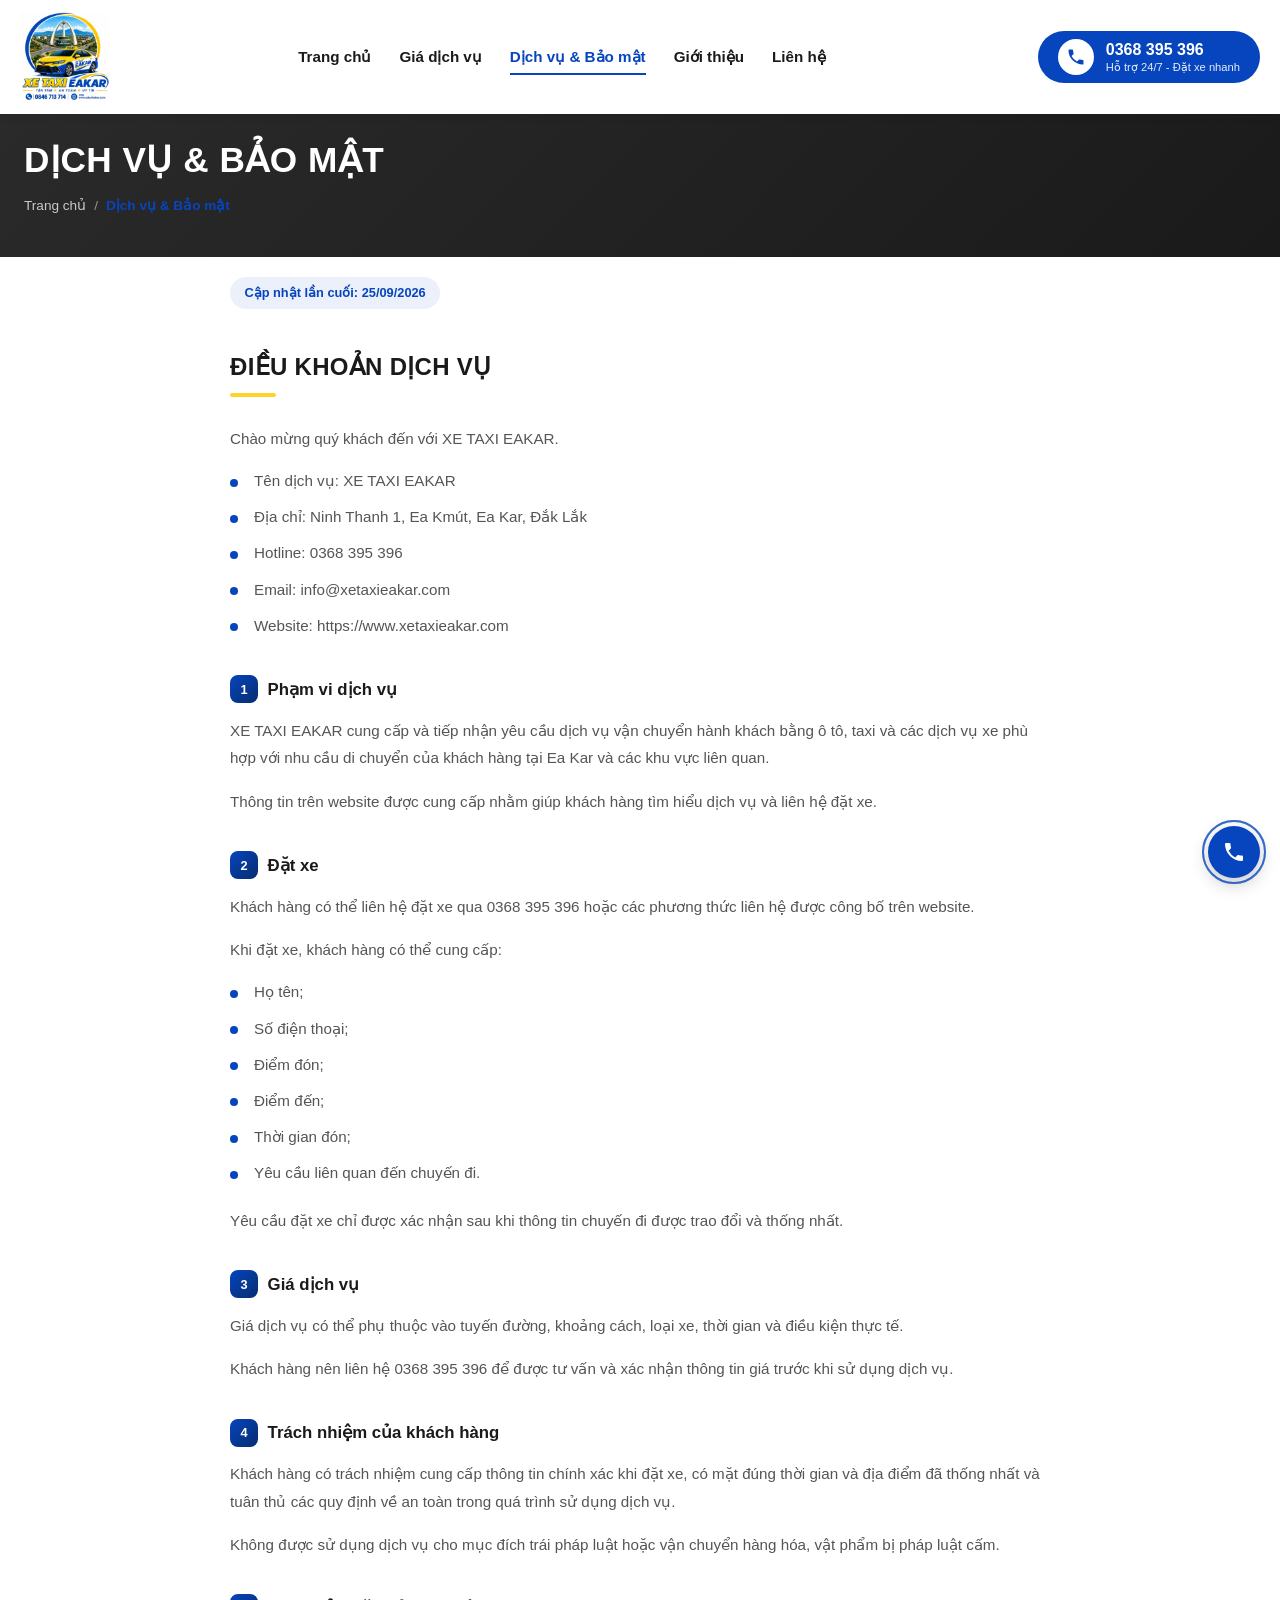
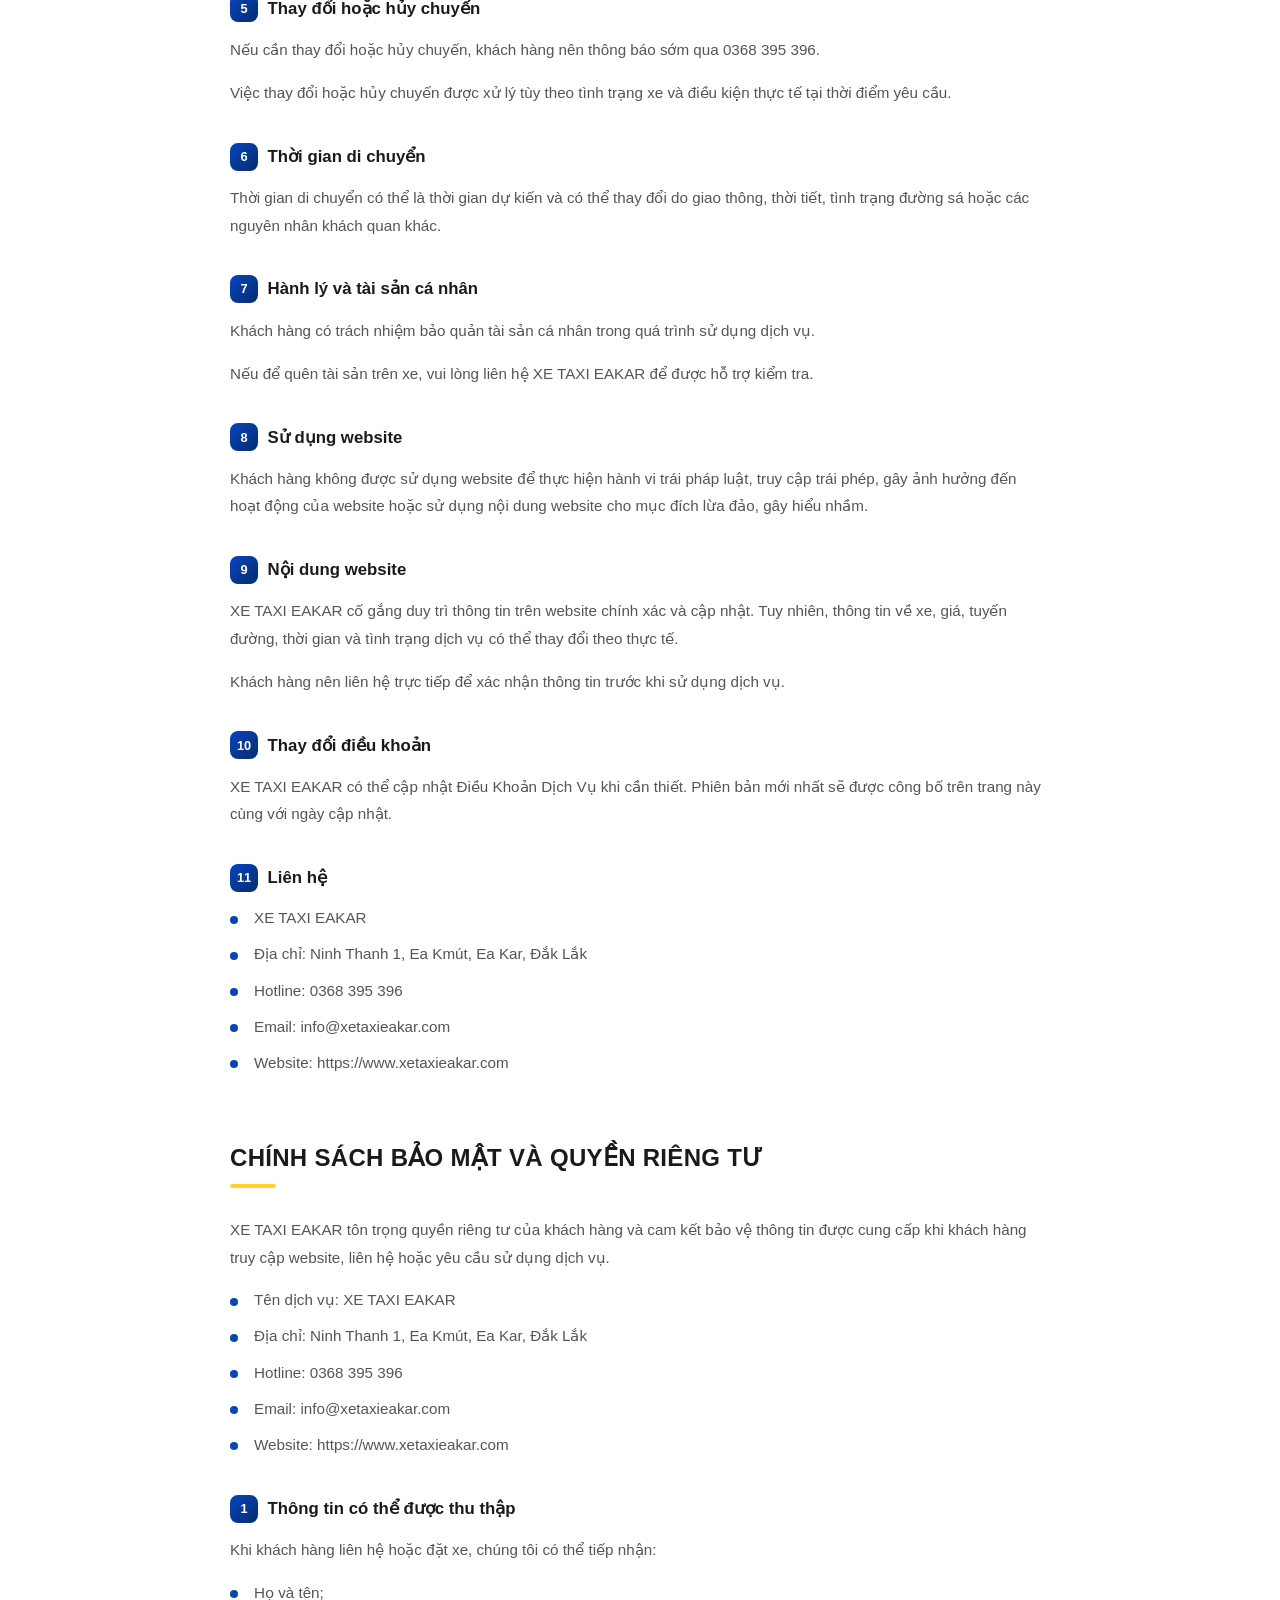
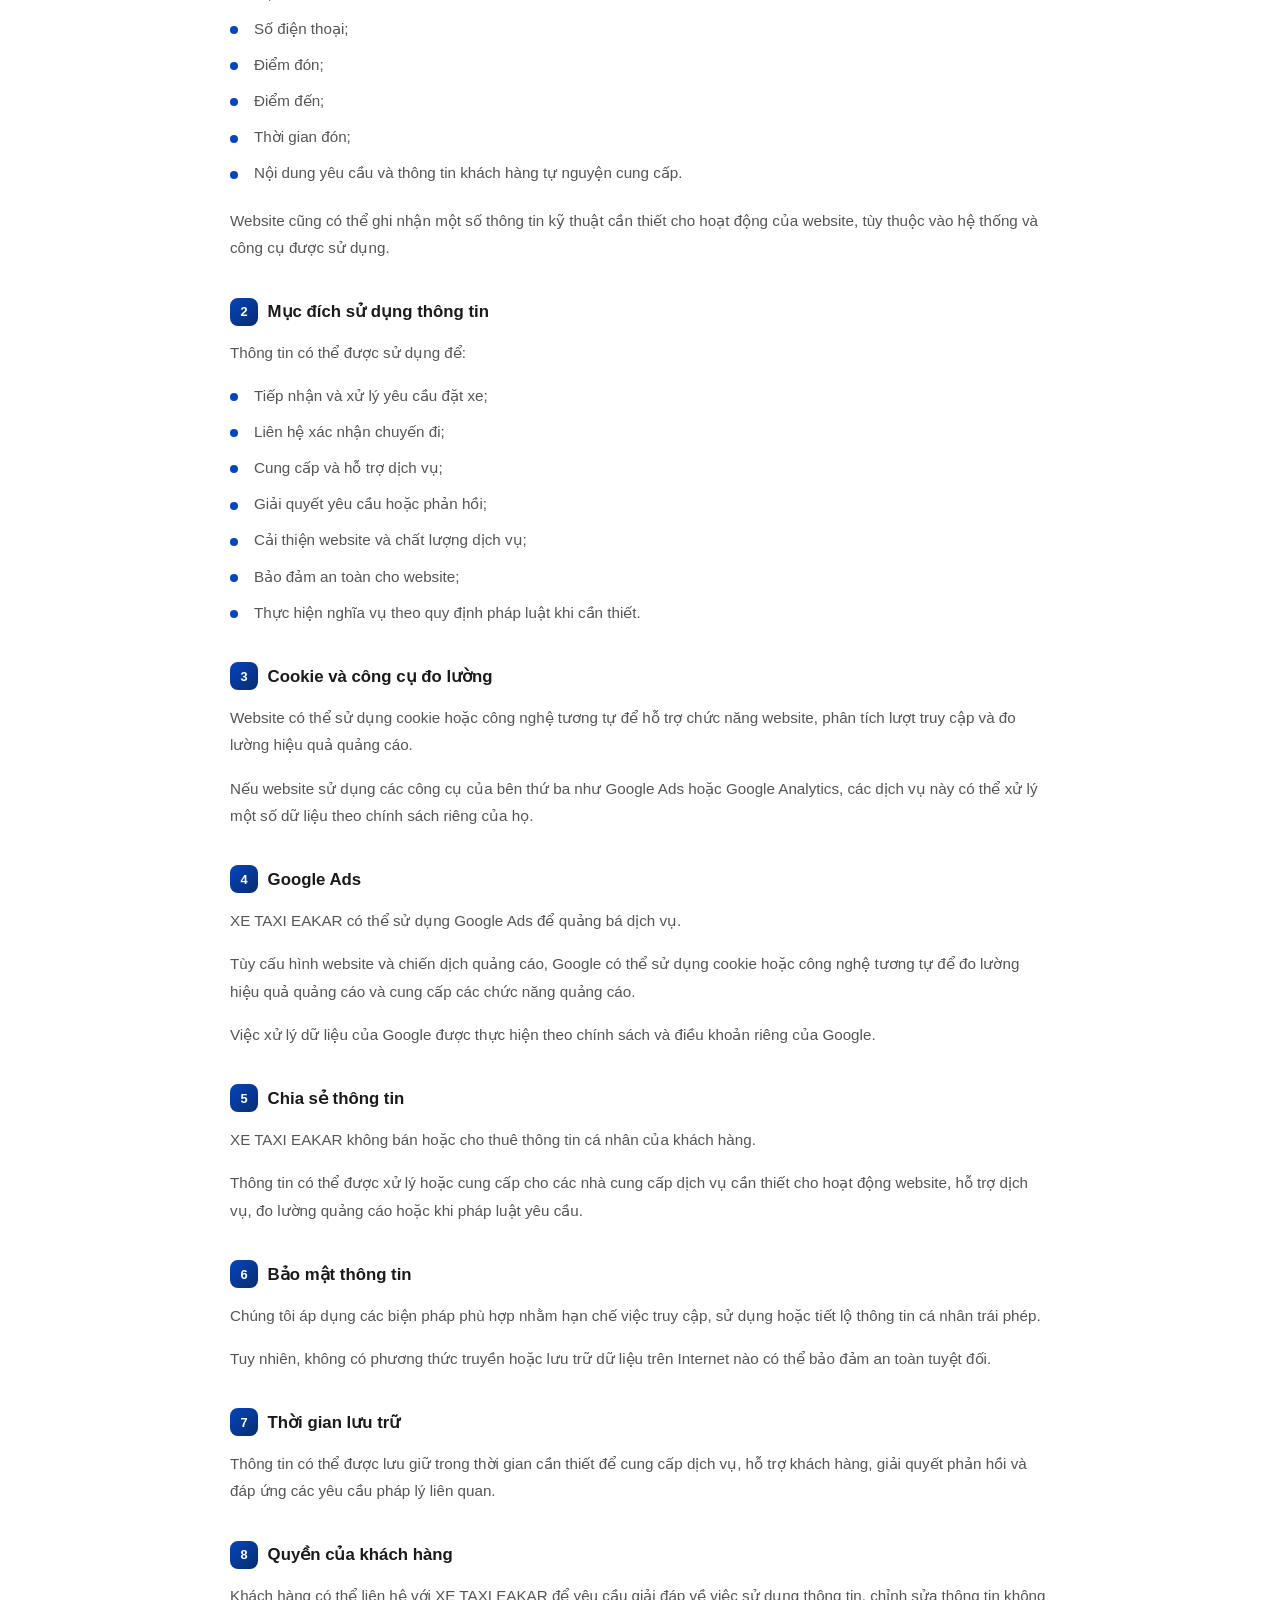
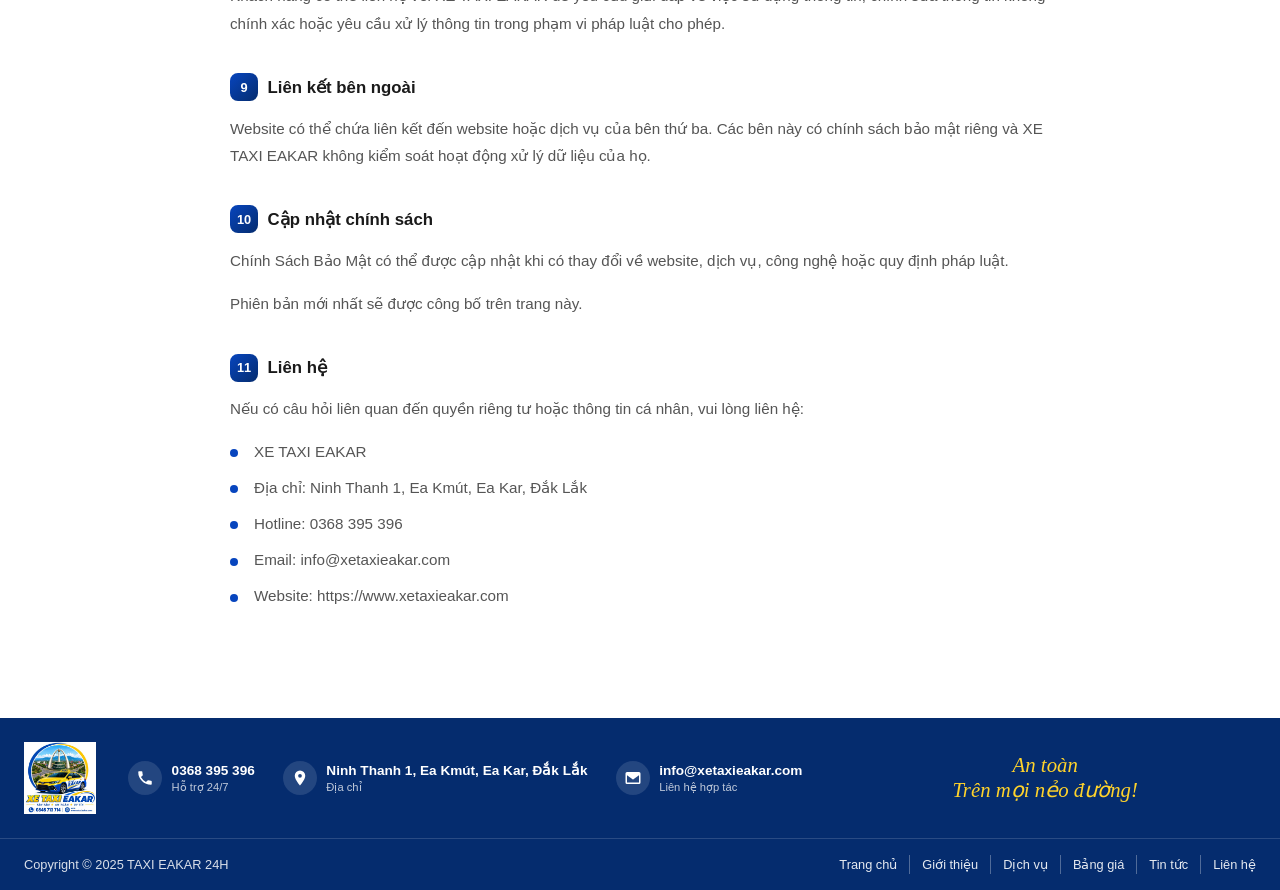
<file: html/dich-vu-bao-mat.html>
<!DOCTYPE html>
<html lang="vi">
<head>
  <meta charset="UTF-8">
  <meta name="viewport" content="width=device-width, initial-scale=1.0">
  <title>Dịch Vụ &amp; Bảo Mật - Xe Taxi Eakar</title>
  <meta name="description" content="Điều khoản dịch vụ và chính sách bảo mật của Xe Taxi Eakar - dịch vụ taxi tại Ea Kar, Đắk Lắk. Hotline 0368 395 396.">
  <link rel="icon" href="assets/icons/favicon.ico" sizes="any">
  <link rel="icon" type="image/png" sizes="32x32" href="assets/icons/favicon-32x32.png">
  <link rel="icon" type="image/png" sizes="16x16" href="assets/icons/favicon-16x16.png">
  <link rel="apple-touch-icon" href="assets/icons/apple-touch-icon.png">
  <link rel="stylesheet" href="style.css">
</head>
<body>

  <!-- ==========================================
       HEADER — Taxi Gò Công (taxigocongdongthap.com), exact reproduction
       ========================================== -->
  <header class="site-header">
    <div class="header-inner">
      <a href="/" class="logo">
        <img
          src="assets/icons/logo-xetaxieakar.png"
          alt="Xe Taxi Eakar"
          class="logo-icon"
        />
      </a>

      <nav class="main-nav" id="main-nav">
        <button type="button" class="nav-close" aria-label="Đóng menu">
          <svg viewBox="0 0 24 24" width="20" height="20" fill="none" stroke="currentColor" stroke-width="2" stroke-linecap="round"><path d="M6 6l12 12M18 6L6 18"></path></svg>
        </button>
        <ul>
          <li><a href="/">Trang chủ</a></li>
          <li><a href="/gia-dich-vu">Giá dịch vụ</a></li>
          <li><a href="/dich-vu-bao-mat" class="active">Dịch vụ &amp; Bảo mật</a></li>
          <li><a href="/gioi-thieu">Giới thiệu</a></li>
          <li><a href="/lien-he">Liên hệ</a></li>
        </ul>
      </nav>

      <div class="nav-overlay" id="navOverlay"></div>

      <a href="tel:0368395396" class="contact-btn">
        <span class="contact-icon">
          <svg viewBox="0 0 24 24" width="20" height="20" fill="currentColor" aria-hidden="true">
            <path d="M6.62 10.79a15.05 15.05 0 0 0 6.59 6.59l2.2-2.2a1 1 0 0 1 1.01-.24 11.36 11.36 0 0 0 3.57.57 1 1 0 0 1 1 1V20a1 1 0 0 1-1 1A17 17 0 0 1 3 4a1 1 0 0 1 1-1h3.5a1 1 0 0 1 1 1 11.36 11.36 0 0 0 .57 3.57 1 1 0 0 1-.25 1.01z" />
          </svg>
        </span>
        <span class="contact-text">
          <strong>0368 395 396</strong>
          <small>Hỗ trợ 24/7 - Đặt xe nhanh</small>
        </span>
      </a>

      <a href="tel:0368395396" class="contact-btn-mobile" aria-label="Gọi 0368 395 396">
        <svg viewBox="0 0 24 24" width="18" height="18" fill="currentColor" aria-hidden="true">
          <path d="M6.62 10.79a15.05 15.05 0 0 0 6.59 6.59l2.2-2.2a1 1 0 0 1 1.01-.24 11.36 11.36 0 0 0 3.57.57 1 1 0 0 1 1 1V20a1 1 0 0 1-1 1A17 17 0 0 1 3 4a1 1 0 0 1 1-1h3.5a1 1 0 0 1 1 1 11.36 11.36 0 0 0 .57 3.57 1 1 0 0 1-.25 1.01z" />
        </svg>
        <span class="contact-btn-mobile-text">0368 395 396</span>
      </a>

      <button class="nav-toggle" type="button" aria-label="Mở menu" aria-controls="main-nav" aria-expanded="false">
        <svg viewBox="0 0 24 24" width="24" height="24" fill="currentColor" aria-hidden="true">
          <path d="M3 6h18v2H3zM3 11h18v2H3zM3 16h18v2H3z" />
        </svg>
      </button>
    </div>
  </header>

  <!-- ==========================================
       MAIN CONTENT — Điều khoản dịch vụ & Chính sách bảo mật (xetaxieakar.com/dieukhoanvachinhsach)
       ========================================== -->
  <main>

    <section class="page-banner">
      <div class="page-banner-inner">
        <h1>DỊCH VỤ &amp; BẢO MẬT</h1>
        <nav class="breadcrumb" aria-label="breadcrumb">
          <a href="/">Trang chủ</a>
          <span>/</span>
          <span>Dịch vụ &amp; Bảo mật</span>
        </nav>
      </div>
    </section>

    <section class="policy-section">
      <div class="policy-inner">
        <span class="policy-updated">Cập nhật lần cuối: 25/09/2026</span>

        <div class="policy-block">
          <h2 class="section-title">ĐIỀU KHOẢN DỊCH VỤ</h2>
          <span class="section-title-bar"></span>

          <p>Chào mừng quý khách đến với XE TAXI EAKAR.</p>

          <ul class="content-list">
            <li>Tên dịch vụ: XE TAXI EAKAR</li>
            <li>Địa chỉ: Ninh Thanh 1, Ea Kmút, Ea Kar, Đắk Lắk</li>
            <li>Hotline: 0368 395 396</li>
            <li>Email: info@xetaxieakar.com</li>
            <li>Website: https://www.xetaxieakar.com</li>
          </ul>

          <h3><span class="policy-num">1</span> Phạm vi dịch vụ</h3>
          <p>XE TAXI EAKAR cung cấp và tiếp nhận yêu cầu dịch vụ vận chuyển hành khách bằng ô tô, taxi và các dịch vụ xe phù hợp với nhu cầu di chuyển của khách hàng tại Ea Kar và các khu vực liên quan.</p>
          <p>Thông tin trên website được cung cấp nhằm giúp khách hàng tìm hiểu dịch vụ và liên hệ đặt xe.</p>

          <h3><span class="policy-num">2</span> Đặt xe</h3>
          <p>Khách hàng có thể liên hệ đặt xe qua 0368 395 396 hoặc các phương thức liên hệ được công bố trên website.</p>
          <p>Khi đặt xe, khách hàng có thể cung cấp:</p>
          <ul class="content-list">
            <li>Họ tên;</li>
            <li>Số điện thoại;</li>
            <li>Điểm đón;</li>
            <li>Điểm đến;</li>
            <li>Thời gian đón;</li>
            <li>Yêu cầu liên quan đến chuyến đi.</li>
          </ul>
          <p>Yêu cầu đặt xe chỉ được xác nhận sau khi thông tin chuyến đi được trao đổi và thống nhất.</p>

          <h3><span class="policy-num">3</span> Giá dịch vụ</h3>
          <p>Giá dịch vụ có thể phụ thuộc vào tuyến đường, khoảng cách, loại xe, thời gian và điều kiện thực tế.</p>
          <p>Khách hàng nên liên hệ 0368 395 396 để được tư vấn và xác nhận thông tin giá trước khi sử dụng dịch vụ.</p>

          <h3><span class="policy-num">4</span> Trách nhiệm của khách hàng</h3>
          <p>Khách hàng có trách nhiệm cung cấp thông tin chính xác khi đặt xe, có mặt đúng thời gian và địa điểm đã thống nhất và tuân thủ các quy định về an toàn trong quá trình sử dụng dịch vụ.</p>
          <p>Không được sử dụng dịch vụ cho mục đích trái pháp luật hoặc vận chuyển hàng hóa, vật phẩm bị pháp luật cấm.</p>

          <h3><span class="policy-num">5</span> Thay đổi hoặc hủy chuyến</h3>
          <p>Nếu cần thay đổi hoặc hủy chuyến, khách hàng nên thông báo sớm qua 0368 395 396.</p>
          <p>Việc thay đổi hoặc hủy chuyến được xử lý tùy theo tình trạng xe và điều kiện thực tế tại thời điểm yêu cầu.</p>

          <h3><span class="policy-num">6</span> Thời gian di chuyển</h3>
          <p>Thời gian di chuyển có thể là thời gian dự kiến và có thể thay đổi do giao thông, thời tiết, tình trạng đường sá hoặc các nguyên nhân khách quan khác.</p>

          <h3><span class="policy-num">7</span> Hành lý và tài sản cá nhân</h3>
          <p>Khách hàng có trách nhiệm bảo quản tài sản cá nhân trong quá trình sử dụng dịch vụ.</p>
          <p>Nếu để quên tài sản trên xe, vui lòng liên hệ XE TAXI EAKAR để được hỗ trợ kiểm tra.</p>

          <h3><span class="policy-num">8</span> Sử dụng website</h3>
          <p>Khách hàng không được sử dụng website để thực hiện hành vi trái pháp luật, truy cập trái phép, gây ảnh hưởng đến hoạt động của website hoặc sử dụng nội dung website cho mục đích lừa đảo, gây hiểu nhầm.</p>

          <h3><span class="policy-num">9</span> Nội dung website</h3>
          <p>XE TAXI EAKAR cố gắng duy trì thông tin trên website chính xác và cập nhật. Tuy nhiên, thông tin về xe, giá, tuyến đường, thời gian và tình trạng dịch vụ có thể thay đổi theo thực tế.</p>
          <p>Khách hàng nên liên hệ trực tiếp để xác nhận thông tin trước khi sử dụng dịch vụ.</p>

          <h3><span class="policy-num">10</span> Thay đổi điều khoản</h3>
          <p>XE TAXI EAKAR có thể cập nhật Điều Khoản Dịch Vụ khi cần thiết. Phiên bản mới nhất sẽ được công bố trên trang này cùng với ngày cập nhật.</p>

          <h3><span class="policy-num">11</span> Liên hệ</h3>
          <ul class="content-list">
            <li>XE TAXI EAKAR</li>
            <li>Địa chỉ: Ninh Thanh 1, Ea Kmút, Ea Kar, Đắk Lắk</li>
            <li>Hotline: 0368 395 396</li>
            <li>Email: info@xetaxieakar.com</li>
            <li>Website: https://www.xetaxieakar.com</li>
          </ul>
        </div>

        <div class="policy-block">
          <h2 class="section-title">CHÍNH SÁCH BẢO MẬT VÀ QUYỀN RIÊNG TƯ</h2>
          <span class="section-title-bar"></span>

          <p>XE TAXI EAKAR tôn trọng quyền riêng tư của khách hàng và cam kết bảo vệ thông tin được cung cấp khi khách hàng truy cập website, liên hệ hoặc yêu cầu sử dụng dịch vụ.</p>

          <ul class="content-list">
            <li>Tên dịch vụ: XE TAXI EAKAR</li>
            <li>Địa chỉ: Ninh Thanh 1, Ea Kmút, Ea Kar, Đắk Lắk</li>
            <li>Hotline: 0368 395 396</li>
            <li>Email: info@xetaxieakar.com</li>
            <li>Website: https://www.xetaxieakar.com</li>
          </ul>

          <h3><span class="policy-num">1</span> Thông tin có thể được thu thập</h3>
          <p>Khi khách hàng liên hệ hoặc đặt xe, chúng tôi có thể tiếp nhận:</p>
          <ul class="content-list">
            <li>Họ và tên;</li>
            <li>Số điện thoại;</li>
            <li>Điểm đón;</li>
            <li>Điểm đến;</li>
            <li>Thời gian đón;</li>
            <li>Nội dung yêu cầu và thông tin khách hàng tự nguyện cung cấp.</li>
          </ul>
          <p>Website cũng có thể ghi nhận một số thông tin kỹ thuật cần thiết cho hoạt động của website, tùy thuộc vào hệ thống và công cụ được sử dụng.</p>

          <h3><span class="policy-num">2</span> Mục đích sử dụng thông tin</h3>
          <p>Thông tin có thể được sử dụng để:</p>
          <ul class="content-list">
            <li>Tiếp nhận và xử lý yêu cầu đặt xe;</li>
            <li>Liên hệ xác nhận chuyến đi;</li>
            <li>Cung cấp và hỗ trợ dịch vụ;</li>
            <li>Giải quyết yêu cầu hoặc phản hồi;</li>
            <li>Cải thiện website và chất lượng dịch vụ;</li>
            <li>Bảo đảm an toàn cho website;</li>
            <li>Thực hiện nghĩa vụ theo quy định pháp luật khi cần thiết.</li>
          </ul>

          <h3><span class="policy-num">3</span> Cookie và công cụ đo lường</h3>
          <p>Website có thể sử dụng cookie hoặc công nghệ tương tự để hỗ trợ chức năng website, phân tích lượt truy cập và đo lường hiệu quả quảng cáo.</p>
          <p>Nếu website sử dụng các công cụ của bên thứ ba như Google Ads hoặc Google Analytics, các dịch vụ này có thể xử lý một số dữ liệu theo chính sách riêng của họ.</p>

          <h3><span class="policy-num">4</span> Google Ads</h3>
          <p>XE TAXI EAKAR có thể sử dụng Google Ads để quảng bá dịch vụ.</p>
          <p>Tùy cấu hình website và chiến dịch quảng cáo, Google có thể sử dụng cookie hoặc công nghệ tương tự để đo lường hiệu quả quảng cáo và cung cấp các chức năng quảng cáo.</p>
          <p>Việc xử lý dữ liệu của Google được thực hiện theo chính sách và điều khoản riêng của Google.</p>

          <h3><span class="policy-num">5</span> Chia sẻ thông tin</h3>
          <p>XE TAXI EAKAR không bán hoặc cho thuê thông tin cá nhân của khách hàng.</p>
          <p>Thông tin có thể được xử lý hoặc cung cấp cho các nhà cung cấp dịch vụ cần thiết cho hoạt động website, hỗ trợ dịch vụ, đo lường quảng cáo hoặc khi pháp luật yêu cầu.</p>

          <h3><span class="policy-num">6</span> Bảo mật thông tin</h3>
          <p>Chúng tôi áp dụng các biện pháp phù hợp nhằm hạn chế việc truy cập, sử dụng hoặc tiết lộ thông tin cá nhân trái phép.</p>
          <p>Tuy nhiên, không có phương thức truyền hoặc lưu trữ dữ liệu trên Internet nào có thể bảo đảm an toàn tuyệt đối.</p>

          <h3><span class="policy-num">7</span> Thời gian lưu trữ</h3>
          <p>Thông tin có thể được lưu giữ trong thời gian cần thiết để cung cấp dịch vụ, hỗ trợ khách hàng, giải quyết phản hồi và đáp ứng các yêu cầu pháp lý liên quan.</p>

          <h3><span class="policy-num">8</span> Quyền của khách hàng</h3>
          <p>Khách hàng có thể liên hệ với XE TAXI EAKAR để yêu cầu giải đáp về việc sử dụng thông tin, chỉnh sửa thông tin không chính xác hoặc yêu cầu xử lý thông tin trong phạm vi pháp luật cho phép.</p>

          <h3><span class="policy-num">9</span> Liên kết bên ngoài</h3>
          <p>Website có thể chứa liên kết đến website hoặc dịch vụ của bên thứ ba. Các bên này có chính sách bảo mật riêng và XE TAXI EAKAR không kiểm soát hoạt động xử lý dữ liệu của họ.</p>

          <h3><span class="policy-num">10</span> Cập nhật chính sách</h3>
          <p>Chính Sách Bảo Mật có thể được cập nhật khi có thay đổi về website, dịch vụ, công nghệ hoặc quy định pháp luật.</p>
          <p>Phiên bản mới nhất sẽ được công bố trên trang này.</p>

          <h3><span class="policy-num">11</span> Liên hệ</h3>
          <p>Nếu có câu hỏi liên quan đến quyền riêng tư hoặc thông tin cá nhân, vui lòng liên hệ:</p>
          <ul class="content-list">
            <li>XE TAXI EAKAR</li>
            <li>Địa chỉ: Ninh Thanh 1, Ea Kmút, Ea Kar, Đắk Lắk</li>
            <li>Hotline: 0368 395 396</li>
            <li>Email: info@xetaxieakar.com</li>
            <li>Website: https://www.xetaxieakar.com</li>
          </ul>
        </div>
      </div>
    </section>

  </main>

  <!-- ==========================================
       FOOTER — Taxi Gò Công (taxigocongdongthap.com), exact reproduction
       ========================================== -->
  <footer class="site-footer">
    <div class="footer-top">
      <div class="footer-top-inner">
        <a href="/" class="footer-logo">
          <img src="assets/icons/logo-xetaxieakar.png" alt="Xe Taxi Eakar" class="footer-logo-icon">
        </a>

        <div class="footer-info">
          <div class="footer-info-item">
            <span class="footer-info-icon">
              <svg viewBox="0 0 24 24" width="18" height="18" fill="currentColor" aria-hidden="true">
                <path d="M6.62 10.79a15.05 15.05 0 0 0 6.59 6.59l2.2-2.2a1 1 0 0 1 1.01-.24 11.36 11.36 0 0 0 3.57.57 1 1 0 0 1 1 1V20a1 1 0 0 1-1 1A17 17 0 0 1 3 4a1 1 0 0 1 1-1h3.5a1 1 0 0 1 1 1 11.36 11.36 0 0 0 .57 3.57 1 1 0 0 1-.25 1.01z" />
              </svg>
            </span>
            <span class="footer-info-text">
              <strong>0368 395 396</strong>
              <span>Hỗ trợ 24/7</span>
            </span>
          </div>

          <div class="footer-info-item">
            <span class="footer-info-icon">
              <svg viewBox="0 0 24 24" width="18" height="18" fill="currentColor" aria-hidden="true">
                <path d="M12 2a7 7 0 0 0-7 7c0 5.25 7 13 7 13s7-7.75 7-13a7 7 0 0 0-7-7zm0 9.5A2.5 2.5 0 1 1 12 6.5a2.5 2.5 0 0 1 0 5z" />
              </svg>
            </span>
            <span class="footer-info-text">
              <strong>Ninh Thanh 1, Ea Kmút, Ea Kar, Đắk Lắk</strong>
              <span>Địa chỉ</span>
            </span>
          </div>

          <div class="footer-info-item">
            <span class="footer-info-icon">
              <svg viewBox="0 0 24 24" width="18" height="18" fill="currentColor" aria-hidden="true">
                <path d="M4 4h16a2 2 0 0 1 2 2v12a2 2 0 0 1-2 2H4a2 2 0 0 1-2-2V6a2 2 0 0 1 2-2zm0 2.24V6l8 5.99L20 6v-.01L12 12 4 6.24zM4 8.24V18h16V8.24l-7.4 5.55a1 1 0 0 1-1.2 0L4 8.24z" />
              </svg>
            </span>
            <span class="footer-info-text">
              <strong>info@xetaxieakar.com</strong>
              <span>Liên hệ hợp tác</span>
            </span>
          </div>
        </div>

        <div class="footer-tagline">
          <span class="footer-tagline-line1">An toàn</span>
          <span class="footer-tagline-line2">Trên mọi nẻo đường!</span>
        </div>
      </div>
    </div>

    <div class="footer-bottom">
      <div class="footer-bottom-inner">
        <span class="footer-copy">Copyright © 2025 TAXI EAKAR 24H</span>
        <nav class="footer-nav">
          <a href="/">Trang chủ</a>
          <a href="/gioi-thieu">Giới thiệu</a>
          <a href="/dich-vu-bao-mat">Dịch vụ</a>
          <a href="/gia-dich-vu">Bảng giá</a>
          <a href="#">Tin tức</a>
          <a href="/lien-he">Liên hệ</a>
        </nav>
      </div>
    </div>
  </footer>

  <div class="contact-float">
    <a href="tel:0368395396" class="contact-float-btn contact-float-phone" aria-label="Gọi hotline 0368 395 396">
      <span class="contact-float-icon">
        <svg viewBox="0 0 24 24" width="24" height="24" fill="currentColor" aria-hidden="true">
          <path d="M6.62 10.79a15.05 15.05 0 0 0 6.59 6.59l2.2-2.2a1 1 0 0 1 1.01-.24 11.36 11.36 0 0 0 3.57.57 1 1 0 0 1 1 1V20a1 1 0 0 1-1 1A17 17 0 0 1 3 4a1 1 0 0 1 1-1h3.5a1 1 0 0 1 1 1 11.36 11.36 0 0 0 .57 3.57 1 1 0 0 1-.25 1.01z" />
        </svg>
      </span>
      <span class="contact-float-label">Đặt xe ngay</span>
    </a>
  </div>

  <script src="main.js" defer></script>
</body>
</html>
</file>
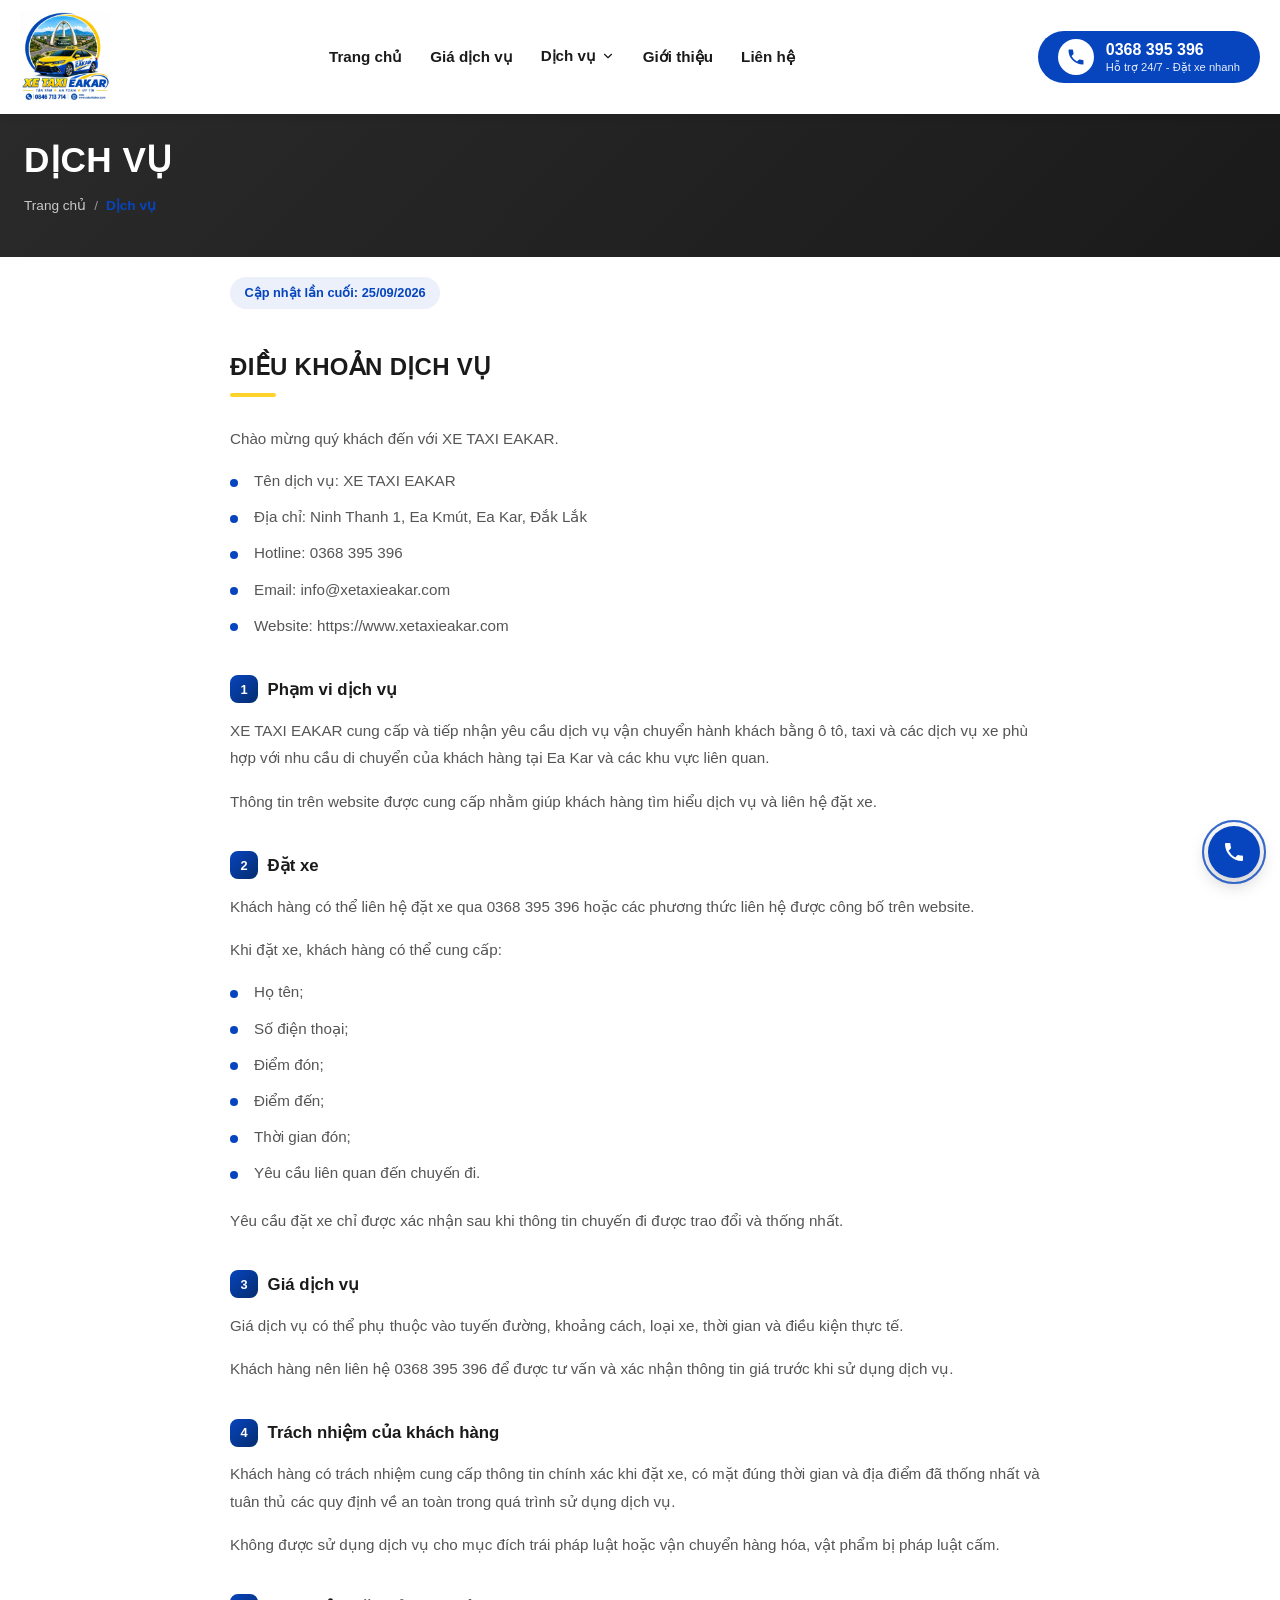
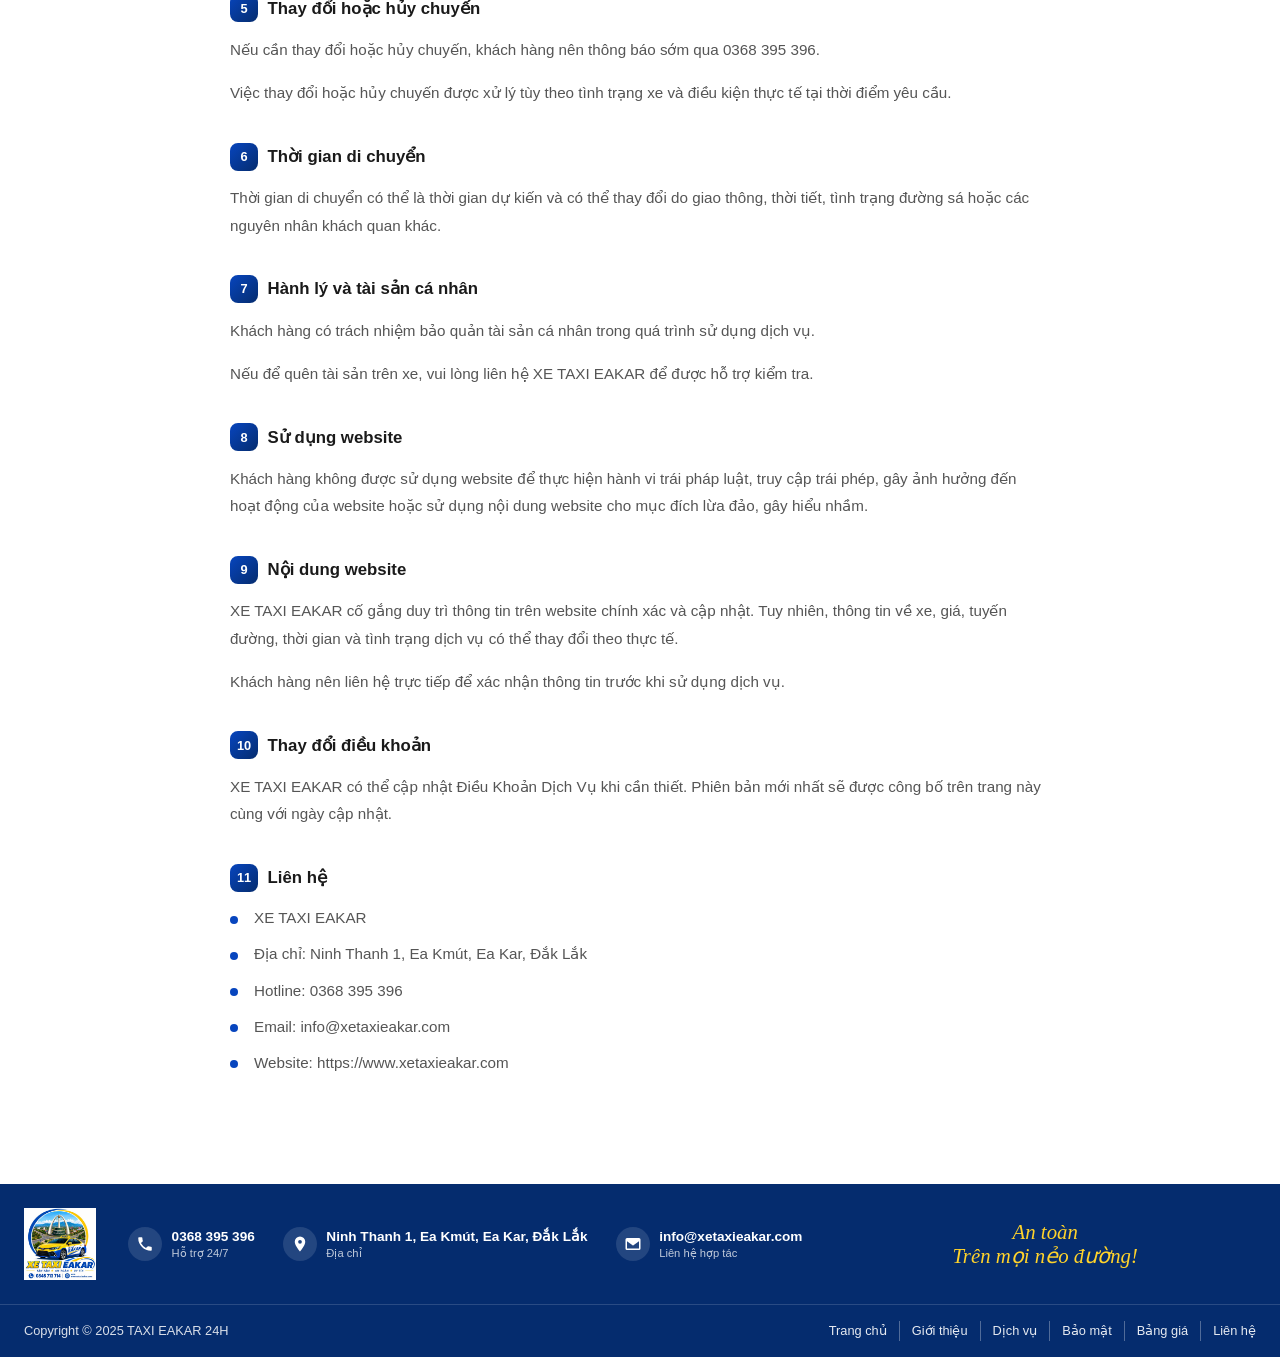
<file: html/dich-vu.html>
<!DOCTYPE html>
<html lang="vi">
<head>
  <meta charset="UTF-8">
  <meta name="viewport" content="width=device-width, initial-scale=1.0">
  <title>Dịch Vụ - Xe Taxi Eakar</title>
  <meta name="description" content="Điều khoản dịch vụ của Xe Taxi Eakar - dịch vụ taxi tại Ea Kar, Đắk Lắk. Hotline 0368 395 396.">
  <link rel="icon" href="assets/icons/favicon.ico" sizes="any">
  <link rel="icon" type="image/png" sizes="32x32" href="assets/icons/favicon-32x32.png">
  <link rel="icon" type="image/png" sizes="16x16" href="assets/icons/favicon-16x16.png">
  <link rel="apple-touch-icon" href="assets/icons/apple-touch-icon.png">
  <link rel="stylesheet" href="style.css">
</head>
<body>

  <!-- ==========================================
       HEADER
       ========================================== -->
  <header class="site-header">
    <div class="header-inner">
      <a href="/" class="logo">
        <img
          src="assets/icons/logo-xetaxieakar.png"
          alt="Xe Taxi Eakar"
          class="logo-icon"
        />
      </a>

      <nav class="main-nav" id="main-nav">
        <button type="button" class="nav-close" aria-label="Đóng menu">
          <svg viewBox="0 0 24 24" width="20" height="20" fill="none" stroke="currentColor" stroke-width="2" stroke-linecap="round"><path d="M6 6l12 12M18 6L6 18"></path></svg>
        </button>
        <ul>
          <li><a href="/">Trang chủ</a></li>
          <li><a href="/gia-dich-vu">Giá dịch vụ</a></li>
          <li class="has-dropdown">
            <a href="#" class="nav-dropdown-toggle" aria-haspopup="true" aria-expanded="false">
              Dịch vụ
              <svg viewBox="0 0 24 24" width="14" height="14" fill="none" stroke="currentColor" stroke-width="2" stroke-linecap="round" stroke-linejoin="round" aria-hidden="true"><path d="M6 9l6 6 6-6" /></svg>
            </a>
            <div class="nav-dropdown">
              <a href="/van-chuyen-hanh-khach">Vận chuyển hành khách</a>
              <a href="/dua-don-san-bay">Đưa đón sân bay</a>
              <a href="/xe-hop-dong-du-lich">Xe hợp đồng du lịch</a>
              <a href="/gia-dich-vu">Xem bảng giá đầy đủ</a>
            </div>
          </li>
          <li><a href="/gioi-thieu">Giới thiệu</a></li>
          <li><a href="/lien-he">Liên hệ</a></li>
        </ul>
      </nav>

      <div class="nav-overlay" id="navOverlay"></div>

      <a href="tel:0368395396" class="contact-btn">
        <span class="contact-icon">
          <svg viewBox="0 0 24 24" width="20" height="20" fill="currentColor" aria-hidden="true">
            <path d="M6.62 10.79a15.05 15.05 0 0 0 6.59 6.59l2.2-2.2a1 1 0 0 1 1.01-.24 11.36 11.36 0 0 0 3.57.57 1 1 0 0 1 1 1V20a1 1 0 0 1-1 1A17 17 0 0 1 3 4a1 1 0 0 1 1-1h3.5a1 1 0 0 1 1 1 11.36 11.36 0 0 0 .57 3.57 1 1 0 0 1-.25 1.01z" />
          </svg>
        </span>
        <span class="contact-text">
          <strong>0368 395 396</strong>
          <small>Hỗ trợ 24/7 - Đặt xe nhanh</small>
        </span>
      </a>

      <a href="tel:0368395396" class="contact-btn-mobile" aria-label="Gọi 0368 395 396">
        <svg viewBox="0 0 24 24" width="18" height="18" fill="currentColor" aria-hidden="true">
          <path d="M6.62 10.79a15.05 15.05 0 0 0 6.59 6.59l2.2-2.2a1 1 0 0 1 1.01-.24 11.36 11.36 0 0 0 3.57.57 1 1 0 0 1 1 1V20a1 1 0 0 1-1 1A17 17 0 0 1 3 4a1 1 0 0 1 1-1h3.5a1 1 0 0 1 1 1 11.36 11.36 0 0 0 .57 3.57 1 1 0 0 1-.25 1.01z" />
        </svg>
        <span class="contact-btn-mobile-text">0368 395 396</span>
      </a>

      <button class="nav-toggle" type="button" aria-label="Mở menu" aria-controls="main-nav" aria-expanded="false">
        <svg viewBox="0 0 24 24" width="24" height="24" fill="currentColor" aria-hidden="true">
          <path d="M3 6h18v2H3zM3 11h18v2H3zM3 16h18v2H3z" />
        </svg>
      </button>
    </div>
  </header>

  <!-- ==========================================
       MAIN CONTENT — Điều khoản dịch vụ (xetaxieakar.com/dieukhoanvachinhsach)
       ========================================== -->
  <main>

    <section class="page-banner">
      <div class="page-banner-inner">
        <h1>DỊCH VỤ</h1>
        <nav class="breadcrumb" aria-label="breadcrumb">
          <a href="/">Trang chủ</a>
          <span>/</span>
          <span>Dịch vụ</span>
        </nav>
      </div>
    </section>

    <section class="policy-section">
      <div class="policy-inner">
        <span class="policy-updated">Cập nhật lần cuối: 25/09/2026</span>

        <div class="policy-block">
          <h2 class="section-title">ĐIỀU KHOẢN DỊCH VỤ</h2>
          <span class="section-title-bar"></span>

          <p>Chào mừng quý khách đến với XE TAXI EAKAR.</p>

          <ul class="content-list">
            <li>Tên dịch vụ: XE TAXI EAKAR</li>
            <li>Địa chỉ: Ninh Thanh 1, Ea Kmút, Ea Kar, Đắk Lắk</li>
            <li>Hotline: 0368 395 396</li>
            <li>Email: info@xetaxieakar.com</li>
            <li>Website: https://www.xetaxieakar.com</li>
          </ul>

          <h3><span class="policy-num">1</span> Phạm vi dịch vụ</h3>
          <p>XE TAXI EAKAR cung cấp và tiếp nhận yêu cầu dịch vụ vận chuyển hành khách bằng ô tô, taxi và các dịch vụ xe phù hợp với nhu cầu di chuyển của khách hàng tại Ea Kar và các khu vực liên quan.</p>
          <p>Thông tin trên website được cung cấp nhằm giúp khách hàng tìm hiểu dịch vụ và liên hệ đặt xe.</p>

          <h3><span class="policy-num">2</span> Đặt xe</h3>
          <p>Khách hàng có thể liên hệ đặt xe qua 0368 395 396 hoặc các phương thức liên hệ được công bố trên website.</p>
          <p>Khi đặt xe, khách hàng có thể cung cấp:</p>
          <ul class="content-list">
            <li>Họ tên;</li>
            <li>Số điện thoại;</li>
            <li>Điểm đón;</li>
            <li>Điểm đến;</li>
            <li>Thời gian đón;</li>
            <li>Yêu cầu liên quan đến chuyến đi.</li>
          </ul>
          <p>Yêu cầu đặt xe chỉ được xác nhận sau khi thông tin chuyến đi được trao đổi và thống nhất.</p>

          <h3><span class="policy-num">3</span> Giá dịch vụ</h3>
          <p>Giá dịch vụ có thể phụ thuộc vào tuyến đường, khoảng cách, loại xe, thời gian và điều kiện thực tế.</p>
          <p>Khách hàng nên liên hệ 0368 395 396 để được tư vấn và xác nhận thông tin giá trước khi sử dụng dịch vụ.</p>

          <h3><span class="policy-num">4</span> Trách nhiệm của khách hàng</h3>
          <p>Khách hàng có trách nhiệm cung cấp thông tin chính xác khi đặt xe, có mặt đúng thời gian và địa điểm đã thống nhất và tuân thủ các quy định về an toàn trong quá trình sử dụng dịch vụ.</p>
          <p>Không được sử dụng dịch vụ cho mục đích trái pháp luật hoặc vận chuyển hàng hóa, vật phẩm bị pháp luật cấm.</p>

          <h3><span class="policy-num">5</span> Thay đổi hoặc hủy chuyến</h3>
          <p>Nếu cần thay đổi hoặc hủy chuyến, khách hàng nên thông báo sớm qua 0368 395 396.</p>
          <p>Việc thay đổi hoặc hủy chuyến được xử lý tùy theo tình trạng xe và điều kiện thực tế tại thời điểm yêu cầu.</p>

          <h3><span class="policy-num">6</span> Thời gian di chuyển</h3>
          <p>Thời gian di chuyển có thể là thời gian dự kiến và có thể thay đổi do giao thông, thời tiết, tình trạng đường sá hoặc các nguyên nhân khách quan khác.</p>

          <h3><span class="policy-num">7</span> Hành lý và tài sản cá nhân</h3>
          <p>Khách hàng có trách nhiệm bảo quản tài sản cá nhân trong quá trình sử dụng dịch vụ.</p>
          <p>Nếu để quên tài sản trên xe, vui lòng liên hệ XE TAXI EAKAR để được hỗ trợ kiểm tra.</p>

          <h3><span class="policy-num">8</span> Sử dụng website</h3>
          <p>Khách hàng không được sử dụng website để thực hiện hành vi trái pháp luật, truy cập trái phép, gây ảnh hưởng đến hoạt động của website hoặc sử dụng nội dung website cho mục đích lừa đảo, gây hiểu nhầm.</p>

          <h3><span class="policy-num">9</span> Nội dung website</h3>
          <p>XE TAXI EAKAR cố gắng duy trì thông tin trên website chính xác và cập nhật. Tuy nhiên, thông tin về xe, giá, tuyến đường, thời gian và tình trạng dịch vụ có thể thay đổi theo thực tế.</p>
          <p>Khách hàng nên liên hệ trực tiếp để xác nhận thông tin trước khi sử dụng dịch vụ.</p>

          <h3><span class="policy-num">10</span> Thay đổi điều khoản</h3>
          <p>XE TAXI EAKAR có thể cập nhật Điều Khoản Dịch Vụ khi cần thiết. Phiên bản mới nhất sẽ được công bố trên trang này cùng với ngày cập nhật.</p>

          <h3><span class="policy-num">11</span> Liên hệ</h3>
          <ul class="content-list">
            <li>XE TAXI EAKAR</li>
            <li>Địa chỉ: Ninh Thanh 1, Ea Kmút, Ea Kar, Đắk Lắk</li>
            <li>Hotline: 0368 395 396</li>
            <li>Email: info@xetaxieakar.com</li>
            <li>Website: https://www.xetaxieakar.com</li>
          </ul>
        </div>
      </div>
    </section>

  </main>

  <!-- ==========================================
       FOOTER
       ========================================== -->
  <footer class="site-footer">
    <div class="footer-top">
      <div class="footer-top-inner">
        <a href="/" class="footer-logo">
          <img src="assets/icons/logo-xetaxieakar.png" alt="Xe Taxi Eakar" class="footer-logo-icon">
        </a>

        <div class="footer-info">
          <div class="footer-info-item">
            <span class="footer-info-icon">
              <svg viewBox="0 0 24 24" width="18" height="18" fill="currentColor" aria-hidden="true">
                <path d="M6.62 10.79a15.05 15.05 0 0 0 6.59 6.59l2.2-2.2a1 1 0 0 1 1.01-.24 11.36 11.36 0 0 0 3.57.57 1 1 0 0 1 1 1V20a1 1 0 0 1-1 1A17 17 0 0 1 3 4a1 1 0 0 1 1-1h3.5a1 1 0 0 1 1 1 11.36 11.36 0 0 0 .57 3.57 1 1 0 0 1-.25 1.01z" />
              </svg>
            </span>
            <span class="footer-info-text">
              <strong>0368 395 396</strong>
              <span>Hỗ trợ 24/7</span>
            </span>
          </div>

          <div class="footer-info-item">
            <span class="footer-info-icon">
              <svg viewBox="0 0 24 24" width="18" height="18" fill="currentColor" aria-hidden="true">
                <path d="M12 2a7 7 0 0 0-7 7c0 5.25 7 13 7 13s7-7.75 7-13a7 7 0 0 0-7-7zm0 9.5A2.5 2.5 0 1 1 12 6.5a2.5 2.5 0 0 1 0 5z" />
              </svg>
            </span>
            <span class="footer-info-text">
              <strong>Ninh Thanh 1, Ea Kmút, Ea Kar, Đắk Lắk</strong>
              <span>Địa chỉ</span>
            </span>
          </div>

          <div class="footer-info-item">
            <span class="footer-info-icon">
              <svg viewBox="0 0 24 24" width="18" height="18" fill="currentColor" aria-hidden="true">
                <path d="M4 4h16a2 2 0 0 1 2 2v12a2 2 0 0 1-2 2H4a2 2 0 0 1-2-2V6a2 2 0 0 1 2-2zm0 2.24V6l8 5.99L20 6v-.01L12 12 4 6.24zM4 8.24V18h16V8.24l-7.4 5.55a1 1 0 0 1-1.2 0L4 8.24z" />
              </svg>
            </span>
            <span class="footer-info-text">
              <strong>info@xetaxieakar.com</strong>
              <span>Liên hệ hợp tác</span>
            </span>
          </div>
        </div>

        <div class="footer-tagline">
          <span class="footer-tagline-line1">An toàn</span>
          <span class="footer-tagline-line2">Trên mọi nẻo đường!</span>
        </div>
      </div>
    </div>

    <div class="footer-bottom">
      <div class="footer-bottom-inner">
        <span class="footer-copy">Copyright © 2025 TAXI EAKAR 24H</span>
        <nav class="footer-nav">
          <a href="/">Trang chủ</a>
          <a href="/gioi-thieu">Giới thiệu</a>
          <a href="/dich-vu">Dịch vụ</a>
          <a href="/bao-mat">Bảo mật</a>
          <a href="/gia-dich-vu">Bảng giá</a>
          <a href="/lien-he">Liên hệ</a>
        </nav>
      </div>
    </div>
  </footer>

  <div class="contact-float">
    <a href="tel:0368395396" class="contact-float-btn contact-float-phone" aria-label="Gọi hotline 0368 395 396">
      <span class="contact-float-icon">
        <svg viewBox="0 0 24 24" width="24" height="24" fill="currentColor" aria-hidden="true">
          <path d="M6.62 10.79a15.05 15.05 0 0 0 6.59 6.59l2.2-2.2a1 1 0 0 1 1.01-.24 11.36 11.36 0 0 0 3.57.57 1 1 0 0 1 1 1V20a1 1 0 0 1-1 1A17 17 0 0 1 3 4a1 1 0 0 1 1-1h3.5a1 1 0 0 1 1 1 11.36 11.36 0 0 0 .57 3.57 1 1 0 0 1-.25 1.01z" />
        </svg>
      </span>
      <span class="contact-float-label">Đặt xe ngay</span>
    </a>
  </div>

  <script src="main.js" defer></script>
</body>
</html>
</file>
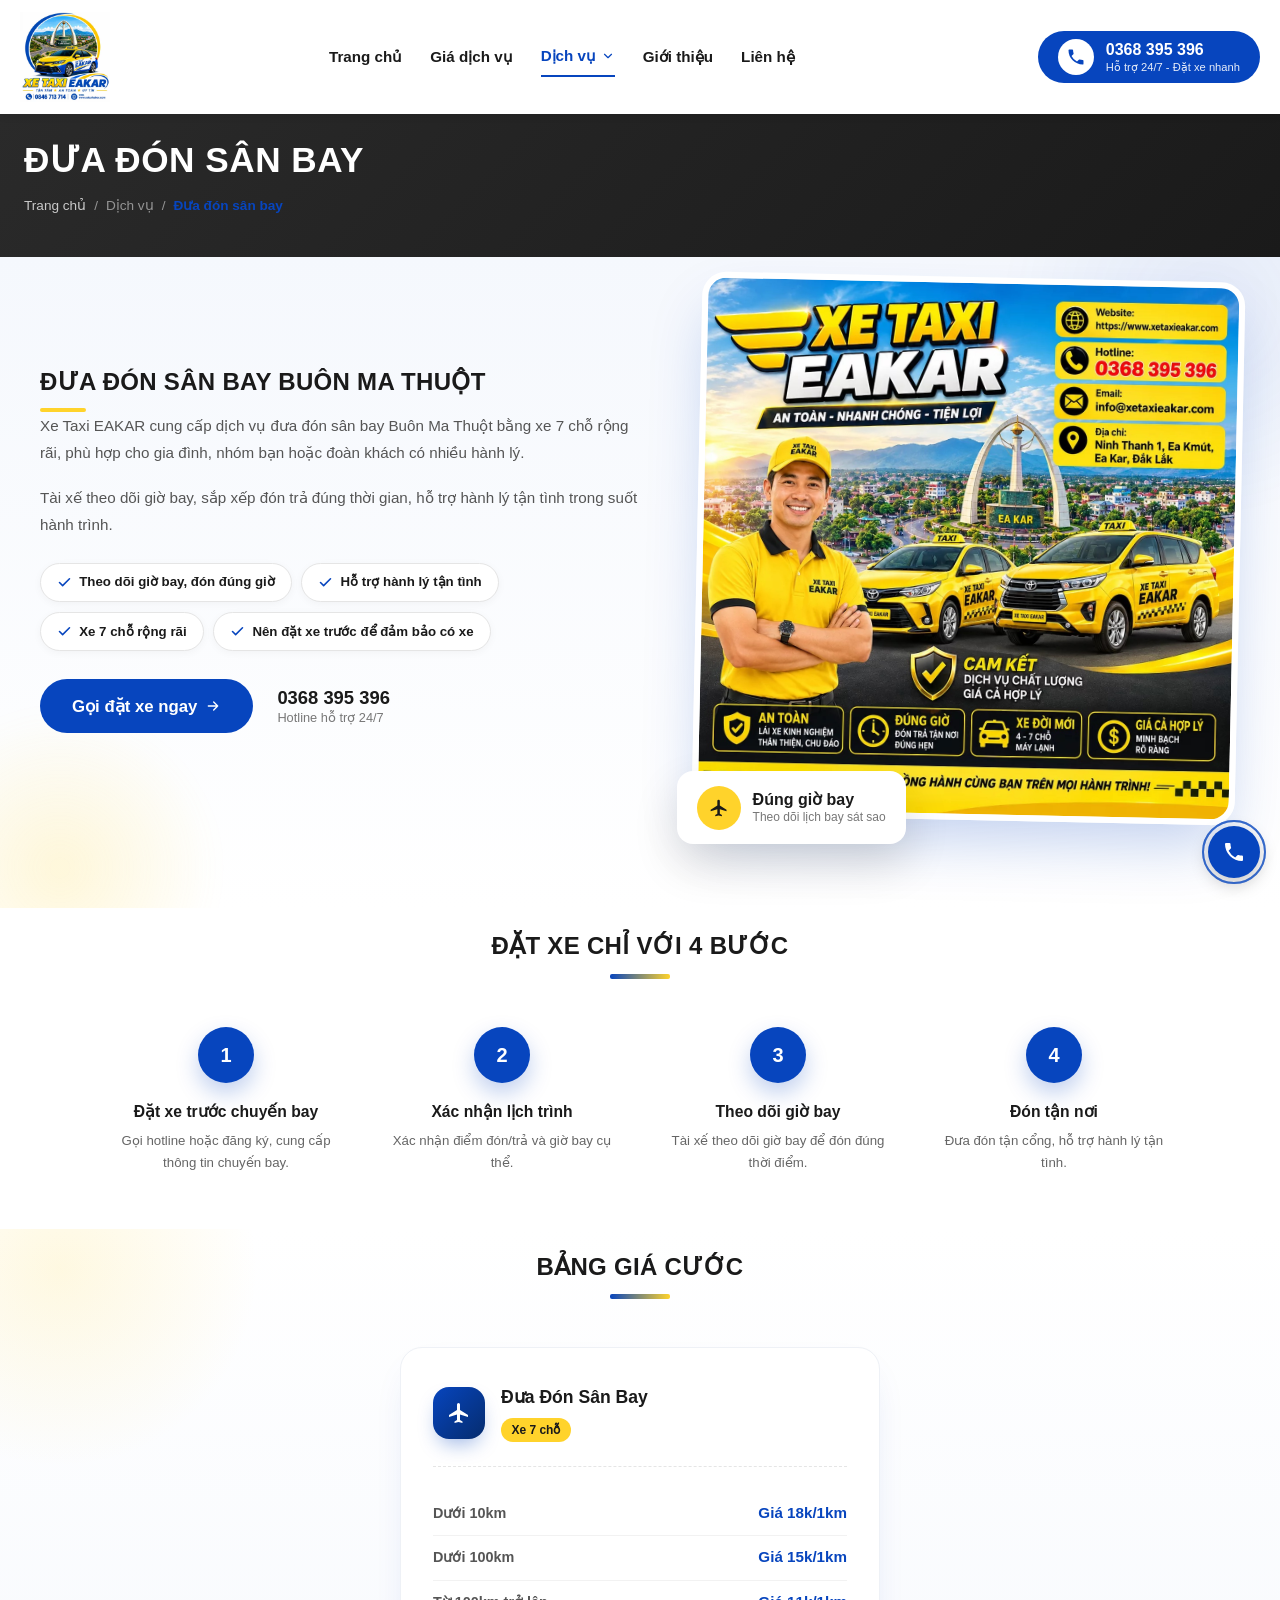
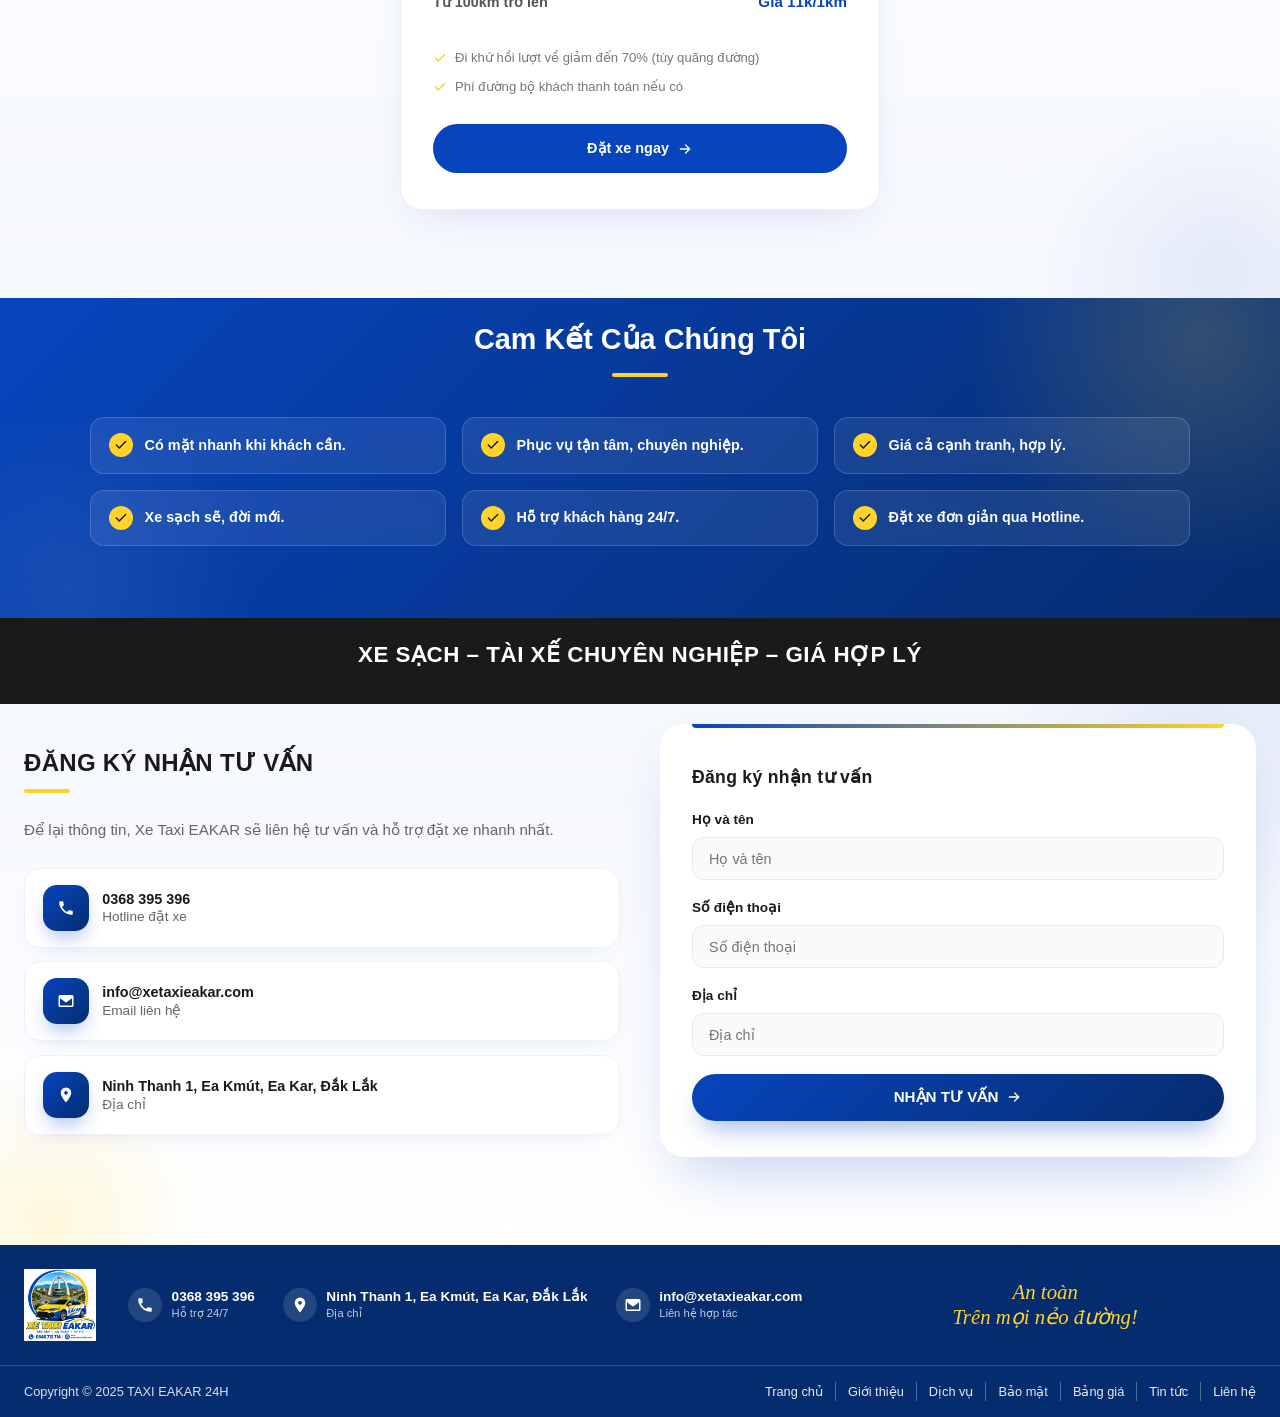
<file: html/dua-don-san-bay.html>
<!DOCTYPE html>
<html lang="vi">
<head>
  <meta charset="UTF-8">
  <meta name="viewport" content="width=device-width, initial-scale=1.0">
  <title>Đưa Đón Sân Bay - Xe Taxi Eakar</title>
  <meta name="description" content="Dịch vụ đưa đón sân bay Buôn Ma Thuột của Xe Taxi Eakar: xe 7 chỗ rộng rãi, đón đúng giờ theo lịch bay, giá cước minh bạch theo km. Hotline 0368 395 396.">
  <link rel="icon" href="assets/icons/favicon.ico" sizes="any">
  <link rel="icon" type="image/png" sizes="32x32" href="assets/icons/favicon-32x32.png">
  <link rel="icon" type="image/png" sizes="16x16" href="assets/icons/favicon-16x16.png">
  <link rel="apple-touch-icon" href="assets/icons/apple-touch-icon.png">
  <link rel="stylesheet" href="style.css">
</head>
<body>

  <!-- ==========================================
       HEADER
       ========================================== -->
  <header class="site-header">
    <div class="header-inner">
      <a href="/" class="logo">
        <img
          src="assets/icons/logo-xetaxieakar.png"
          alt="Xe Taxi Eakar"
          class="logo-icon"
        />
      </a>

      <nav class="main-nav" id="main-nav">
        <button type="button" class="nav-close" aria-label="Đóng menu">
          <svg viewBox="0 0 24 24" width="20" height="20" fill="none" stroke="currentColor" stroke-width="2" stroke-linecap="round"><path d="M6 6l12 12M18 6L6 18"></path></svg>
        </button>
        <ul>
          <li><a href="/">Trang chủ</a></li>
          <li><a href="/gia-dich-vu">Giá dịch vụ</a></li>
          <li class="has-dropdown">
            <a href="#" class="nav-dropdown-toggle active" aria-haspopup="true" aria-expanded="false">
              Dịch vụ
              <svg viewBox="0 0 24 24" width="14" height="14" fill="none" stroke="currentColor" stroke-width="2" stroke-linecap="round" stroke-linejoin="round" aria-hidden="true"><path d="M6 9l6 6 6-6" /></svg>
            </a>
            <div class="nav-dropdown">
              <a href="/van-chuyen-hanh-khach">Vận chuyển hành khách</a>
              <a href="/dua-don-san-bay" class="active">Đưa đón sân bay</a>
              <a href="/xe-hop-dong-du-lich">Xe hợp đồng du lịch</a>
              <a href="/gia-dich-vu">Xem bảng giá đầy đủ</a>
            </div>
          </li>
          <li><a href="/gioi-thieu">Giới thiệu</a></li>
          <li><a href="/lien-he">Liên hệ</a></li>
        </ul>
      </nav>

      <div class="nav-overlay" id="navOverlay"></div>

      <a href="tel:0368395396" class="contact-btn">
        <span class="contact-icon">
          <svg viewBox="0 0 24 24" width="20" height="20" fill="currentColor" aria-hidden="true">
            <path d="M6.62 10.79a15.05 15.05 0 0 0 6.59 6.59l2.2-2.2a1 1 0 0 1 1.01-.24 11.36 11.36 0 0 0 3.57.57 1 1 0 0 1 1 1V20a1 1 0 0 1-1 1A17 17 0 0 1 3 4a1 1 0 0 1 1-1h3.5a1 1 0 0 1 1 1 11.36 11.36 0 0 0 .57 3.57 1 1 0 0 1-.25 1.01z" />
          </svg>
        </span>
        <span class="contact-text">
          <strong>0368 395 396</strong>
          <small>Hỗ trợ 24/7 - Đặt xe nhanh</small>
        </span>
      </a>

      <a href="tel:0368395396" class="contact-btn-mobile" aria-label="Gọi 0368 395 396">
        <svg viewBox="0 0 24 24" width="18" height="18" fill="currentColor" aria-hidden="true">
          <path d="M6.62 10.79a15.05 15.05 0 0 0 6.59 6.59l2.2-2.2a1 1 0 0 1 1.01-.24 11.36 11.36 0 0 0 3.57.57 1 1 0 0 1 1 1V20a1 1 0 0 1-1 1A17 17 0 0 1 3 4a1 1 0 0 1 1-1h3.5a1 1 0 0 1 1 1 11.36 11.36 0 0 0 .57 3.57 1 1 0 0 1-.25 1.01z" />
        </svg>
        <span class="contact-btn-mobile-text">0368 395 396</span>
      </a>

      <button class="nav-toggle" type="button" aria-label="Mở menu" aria-controls="main-nav" aria-expanded="false">
        <svg viewBox="0 0 24 24" width="24" height="24" fill="currentColor" aria-hidden="true">
          <path d="M3 6h18v2H3zM3 11h18v2H3zM3 16h18v2H3z" />
        </svg>
      </button>
    </div>
  </header>

  <!-- ==========================================
       MAIN CONTENT — Dịch vụ: Đưa đón sân bay
       ========================================== -->
  <main>

    <section class="page-banner">
      <div class="page-banner-inner">
        <h1>ĐƯA ĐÓN SÂN BAY</h1>
        <nav class="breadcrumb" aria-label="breadcrumb">
          <a href="/">Trang chủ</a>
          <span>/</span>
          <span>Dịch vụ</span>
          <span>/</span>
          <span>Đưa đón sân bay</span>
        </nav>
      </div>
    </section>

    <section class="intro-section">
      <div class="intro-inner">
        <div class="intro-grid">
          <div class="intro-text">
            <div class="section-heading">
              <h2 class="section-title">ĐƯA ĐÓN SÂN BAY BUÔN MA THUỘT</h2>
              <span class="section-title-bar"></span>
            </div>

            <p>Xe Taxi EAKAR cung cấp dịch vụ đưa đón sân bay Buôn Ma Thuột bằng xe 7 chỗ rộng rãi, phù hợp cho gia đình, nhóm bạn hoặc đoàn khách có nhiều hành lý.</p>

            <p>Tài xế theo dõi giờ bay, sắp xếp đón trả đúng thời gian, hỗ trợ hành lý tận tình trong suốt hành trình.</p>

            <div class="intro-services">
              <span class="intro-service-chip">
                <svg viewBox="0 0 24 24" width="15" height="15" fill="none" stroke="currentColor" stroke-width="2.5" stroke-linecap="round" stroke-linejoin="round" aria-hidden="true"><path d="M20 6L9 17l-5-5" /></svg>
                Theo dõi giờ bay, đón đúng giờ
              </span>
              <span class="intro-service-chip">
                <svg viewBox="0 0 24 24" width="15" height="15" fill="none" stroke="currentColor" stroke-width="2.5" stroke-linecap="round" stroke-linejoin="round" aria-hidden="true"><path d="M20 6L9 17l-5-5" /></svg>
                Hỗ trợ hành lý tận tình
              </span>
              <span class="intro-service-chip">
                <svg viewBox="0 0 24 24" width="15" height="15" fill="none" stroke="currentColor" stroke-width="2.5" stroke-linecap="round" stroke-linejoin="round" aria-hidden="true"><path d="M20 6L9 17l-5-5" /></svg>
                Xe 7 chỗ rộng rãi
              </span>
              <span class="intro-service-chip">
                <svg viewBox="0 0 24 24" width="15" height="15" fill="none" stroke="currentColor" stroke-width="2.5" stroke-linecap="round" stroke-linejoin="round" aria-hidden="true"><path d="M20 6L9 17l-5-5" /></svg>
                Nên đặt xe trước để đảm bảo có xe
              </span>
            </div>

            <div class="intro-cta-row">
              <a href="tel:0368395396" class="hero-cta">
                Gọi đặt xe ngay
                <svg viewBox="0 0 24 24" width="16" height="16" fill="none" stroke="currentColor" stroke-width="2" stroke-linecap="round" stroke-linejoin="round" aria-hidden="true">
                  <path d="M5 12h14M13 6l6 6-6 6" />
                </svg>
              </a>
              <span class="intro-cta-note">
                <strong>0368 395 396</strong>
                <span>Hotline hỗ trợ 24/7</span>
              </span>
            </div>
          </div>

          <div class="intro-media">
            <div class="intro-media-frame">
              <img src="assets/images/pagea-team-banner.jpg" alt="Taxi Eakar - Đưa đón sân bay Buôn Ma Thuột">
            </div>
            <div class="intro-badge">
              <span class="intro-badge-icon">
                <svg viewBox="0 0 24 24" width="20" height="20" fill="currentColor" aria-hidden="true">
                  <path d="M21 16v-2l-8-5V3.5a1.5 1.5 0 0 0-3 0V9l-8 5v2l8-2.5V19l-2.5 1.5V22l4-1 4 1v-1.5L13 19v-5.5l8 2.5z" />
                </svg>
              </span>
              <span class="intro-badge-text">
                <strong>Đúng giờ bay</strong>
                <span>Theo dõi lịch bay sát sao</span>
              </span>
            </div>
          </div>
        </div>
      </div>
    </section>

    <section class="process-section">
      <div class="about-inner">
        <div class="section-heading why-us-heading">
          <h2 class="section-title">ĐẶT XE CHỈ VỚI 4 BƯỚC</h2>
          <span class="section-title-bar"></span>
        </div>

        <div class="process-grid">
          <div class="process-step">
            <span class="process-step-num">1</span>
            <h3>Đặt xe trước chuyến bay</h3>
            <p>Gọi hotline hoặc đăng ký, cung cấp thông tin chuyến bay.</p>
          </div>
          <div class="process-step">
            <span class="process-step-num">2</span>
            <h3>Xác nhận lịch trình</h3>
            <p>Xác nhận điểm đón/trả và giờ bay cụ thể.</p>
          </div>
          <div class="process-step">
            <span class="process-step-num">3</span>
            <h3>Theo dõi giờ bay</h3>
            <p>Tài xế theo dõi giờ bay để đón đúng thời điểm.</p>
          </div>
          <div class="process-step">
            <span class="process-step-num">4</span>
            <h3>Đón tận nơi</h3>
            <p>Đưa đón tận cổng, hỗ trợ hành lý tận tình.</p>
          </div>
        </div>
      </div>
    </section>

    <section class="price-cards">
      <div class="about-inner">
        <div class="section-heading why-us-heading">
          <h2 class="section-title">BẢNG GIÁ CƯỚC</h2>
          <span class="section-title-bar"></span>
        </div>

        <div class="price-cards-grid single">
          <div class="price-card">
            <div class="price-card-head">
              <span class="price-card-icon">
                <svg viewBox="0 0 24 24" width="24" height="24" fill="currentColor" aria-hidden="true">
                  <path d="M21 16v-2l-8-5V3.5a1.5 1.5 0 0 0-3 0V9l-8 5v2l8-2.5V19l-2.5 1.5V22l4-1 4 1v-1.5L13 19v-5.5l8 2.5z" />
                </svg>
              </span>
              <div>
                <h3>Đưa Đón Sân Bay</h3>
                <span class="price-vehicle">Xe 7 chỗ</span>
              </div>
            </div>

            <ul class="price-tiers">
              <li class="price-tier">
                <span class="price-tier-label">Dưới 10km</span>
                <span class="price-tier-value">Giá 18k/1km</span>
              </li>
              <li class="price-tier">
                <span class="price-tier-label">Dưới 100km</span>
                <span class="price-tier-value">Giá 15k/1km</span>
              </li>
              <li class="price-tier">
                <span class="price-tier-label">Từ 100km trở lên</span>
                <span class="price-tier-value">Giá 11k/1km</span>
              </li>
            </ul>

            <ul class="price-notes">
              <li>
                <svg viewBox="0 0 24 24" width="14" height="14" fill="none" stroke="currentColor" stroke-width="2.5" stroke-linecap="round" stroke-linejoin="round" aria-hidden="true"><path d="M20 6L9 17l-5-5" /></svg>
                Đi khứ hồi lượt về giảm đến 70% (tùy quãng đường)
              </li>
              <li>
                <svg viewBox="0 0 24 24" width="14" height="14" fill="none" stroke="currentColor" stroke-width="2.5" stroke-linecap="round" stroke-linejoin="round" aria-hidden="true"><path d="M20 6L9 17l-5-5" /></svg>
                Phí đường bộ khách thanh toán nếu có
              </li>
            </ul>

            <a href="tel:0368395396" class="price-card-cta">
              Đặt xe ngay
              <svg viewBox="0 0 24 24" width="16" height="16" fill="none" stroke="currentColor" stroke-width="2" stroke-linecap="round" stroke-linejoin="round" aria-hidden="true"><path d="M5 12h14M13 6l6 6-6 6" /></svg>
            </a>
          </div>
        </div>
      </div>
    </section>

    <section class="commitment">
      <div class="commitment-inner">
        <h2>Cam Kết Của Chúng Tôi</h2>
        <span class="commitment-bar"></span>
        <ul class="commitment-list">
          <li><svg viewBox="0 0 24 24" width="16" height="16" fill="none" stroke="currentColor" stroke-width="2.5" stroke-linecap="round" stroke-linejoin="round" aria-hidden="true"><path d="M20 6L9 17l-5-5" /></svg> Có mặt nhanh khi khách cần.</li>
          <li><svg viewBox="0 0 24 24" width="16" height="16" fill="none" stroke="currentColor" stroke-width="2.5" stroke-linecap="round" stroke-linejoin="round" aria-hidden="true"><path d="M20 6L9 17l-5-5" /></svg> Phục vụ tận tâm, chuyên nghiệp.</li>
          <li><svg viewBox="0 0 24 24" width="16" height="16" fill="none" stroke="currentColor" stroke-width="2.5" stroke-linecap="round" stroke-linejoin="round" aria-hidden="true"><path d="M20 6L9 17l-5-5" /></svg> Giá cả cạnh tranh, hợp lý.</li>
          <li><svg viewBox="0 0 24 24" width="16" height="16" fill="none" stroke="currentColor" stroke-width="2.5" stroke-linecap="round" stroke-linejoin="round" aria-hidden="true"><path d="M20 6L9 17l-5-5" /></svg> Xe sạch sẽ, đời mới.</li>
          <li><svg viewBox="0 0 24 24" width="16" height="16" fill="none" stroke="currentColor" stroke-width="2.5" stroke-linecap="round" stroke-linejoin="round" aria-hidden="true"><path d="M20 6L9 17l-5-5" /></svg> Hỗ trợ khách hàng 24/7.</li>
          <li><svg viewBox="0 0 24 24" width="16" height="16" fill="none" stroke="currentColor" stroke-width="2.5" stroke-linecap="round" stroke-linejoin="round" aria-hidden="true"><path d="M20 6L9 17l-5-5" /></svg> Đặt xe đơn giản qua Hotline.</li>
        </ul>
      </div>
    </section>

    <section class="tagline-banner">
      <p>XE SẠCH – TÀI XẾ CHUYÊN NGHIỆP – GIÁ HỢP LÝ</p>
    </section>

    <section class="contact-page">
      <div class="contact-inner">
        <div class="contact-grid">
          <div class="contact-info">
            <div class="section-heading">
              <h2 class="section-title">ĐĂNG KÝ NHẬN TƯ VẤN</h2>
              <span class="section-title-bar"></span>
            </div>

            <p class="contact-desc">Để lại thông tin, Xe Taxi EAKAR sẽ liên hệ tư vấn và hỗ trợ đặt xe nhanh nhất.</p>

            <div class="contact-detail-list">
              <div class="contact-detail-item">
                <span class="contact-detail-icon">
                  <svg viewBox="0 0 24 24" width="18" height="18" fill="currentColor" aria-hidden="true">
                    <path d="M6.62 10.79a15.05 15.05 0 0 0 6.59 6.59l2.2-2.2a1 1 0 0 1 1.01-.24 11.36 11.36 0 0 0 3.57.57 1 1 0 0 1 1 1V20a1 1 0 0 1-1 1A17 17 0 0 1 3 4a1 1 0 0 1 1-1h3.5a1 1 0 0 1 1 1 11.36 11.36 0 0 0 .57 3.57 1 1 0 0 1-.25 1.01z" />
                  </svg>
                </span>
                <span class="contact-detail-text">
                  <strong>0368 395 396</strong>
                  <span>Hotline đặt xe</span>
                </span>
              </div>

              <div class="contact-detail-item">
                <span class="contact-detail-icon">
                  <svg viewBox="0 0 24 24" width="18" height="18" fill="currentColor" aria-hidden="true">
                    <path d="M4 4h16a2 2 0 0 1 2 2v12a2 2 0 0 1-2 2H4a2 2 0 0 1-2-2V6a2 2 0 0 1 2-2zm0 2.24V6l8 5.99L20 6v-.01L12 12 4 6.24zM4 8.24V18h16V8.24l-7.4 5.55a1 1 0 0 1-1.2 0L4 8.24z" />
                  </svg>
                </span>
                <span class="contact-detail-text">
                  <strong>info@xetaxieakar.com</strong>
                  <span>Email liên hệ</span>
                </span>
              </div>

              <div class="contact-detail-item">
                <span class="contact-detail-icon">
                  <svg viewBox="0 0 24 24" width="18" height="18" fill="currentColor" aria-hidden="true">
                    <path d="M12 2a7 7 0 0 0-7 7c0 5.25 7 13 7 13s7-7.75 7-13a7 7 0 0 0-7-7zm0 9.5A2.5 2.5 0 1 1 12 6.5a2.5 2.5 0 0 1 0 5z" />
                  </svg>
                </span>
                <span class="contact-detail-text">
                  <strong>Ninh Thanh 1, Ea Kmút, Ea Kar, Đắk Lắk</strong>
                  <span>Địa chỉ</span>
                </span>
              </div>
            </div>
          </div>

          <div class="contact-form-wrap">
            <div class="section-heading">
              <h2 class="section-title contact-form-title">Đăng ký nhận tư vấn</h2>
            </div>

            <form class="contact-form" id="dangkyForm" novalidate>
              <div class="form-group">
                <label for="dk-name">Họ và tên</label>
                <input type="text" id="dk-name" name="full_name" placeholder="Họ và tên">
              </div>

              <div class="form-group">
                <label for="dk-phone">Số điện thoại</label>
                <input type="tel" id="dk-phone" name="phone_number" placeholder="Số điện thoại">
              </div>

              <div class="form-group">
                <label for="dk-address">Địa chỉ</label>
                <input type="text" id="dk-address" name="address" placeholder="Địa chỉ">
              </div>

              <button type="submit" class="contact-submit">
                NHẬN TƯ VẤN
                <svg viewBox="0 0 24 24" width="16" height="16" fill="none" stroke="currentColor" stroke-width="2" stroke-linecap="round" stroke-linejoin="round" aria-hidden="true">
                  <path d="M5 12h14M13 6l6 6-6 6" />
                </svg>
              </button>
            </form>
          </div>
        </div>
      </div>
    </section>

  </main>

  <!-- ==========================================
       FOOTER
       ========================================== -->
  <footer class="site-footer">
    <div class="footer-top">
      <div class="footer-top-inner">
        <a href="/" class="footer-logo">
          <img src="assets/icons/logo-xetaxieakar.png" alt="Xe Taxi Eakar" class="footer-logo-icon">
        </a>

        <div class="footer-info">
          <div class="footer-info-item">
            <span class="footer-info-icon">
              <svg viewBox="0 0 24 24" width="18" height="18" fill="currentColor" aria-hidden="true">
                <path d="M6.62 10.79a15.05 15.05 0 0 0 6.59 6.59l2.2-2.2a1 1 0 0 1 1.01-.24 11.36 11.36 0 0 0 3.57.57 1 1 0 0 1 1 1V20a1 1 0 0 1-1 1A17 17 0 0 1 3 4a1 1 0 0 1 1-1h3.5a1 1 0 0 1 1 1 11.36 11.36 0 0 0 .57 3.57 1 1 0 0 1-.25 1.01z" />
              </svg>
            </span>
            <span class="footer-info-text">
              <strong>0368 395 396</strong>
              <span>Hỗ trợ 24/7</span>
            </span>
          </div>

          <div class="footer-info-item">
            <span class="footer-info-icon">
              <svg viewBox="0 0 24 24" width="18" height="18" fill="currentColor" aria-hidden="true">
                <path d="M12 2a7 7 0 0 0-7 7c0 5.25 7 13 7 13s7-7.75 7-13a7 7 0 0 0-7-7zm0 9.5A2.5 2.5 0 1 1 12 6.5a2.5 2.5 0 0 1 0 5z" />
              </svg>
            </span>
            <span class="footer-info-text">
              <strong>Ninh Thanh 1, Ea Kmút, Ea Kar, Đắk Lắk</strong>
              <span>Địa chỉ</span>
            </span>
          </div>

          <div class="footer-info-item">
            <span class="footer-info-icon">
              <svg viewBox="0 0 24 24" width="18" height="18" fill="currentColor" aria-hidden="true">
                <path d="M4 4h16a2 2 0 0 1 2 2v12a2 2 0 0 1-2 2H4a2 2 0 0 1-2-2V6a2 2 0 0 1 2-2zm0 2.24V6l8 5.99L20 6v-.01L12 12 4 6.24zM4 8.24V18h16V8.24l-7.4 5.55a1 1 0 0 1-1.2 0L4 8.24z" />
              </svg>
            </span>
            <span class="footer-info-text">
              <strong>info@xetaxieakar.com</strong>
              <span>Liên hệ hợp tác</span>
            </span>
          </div>
        </div>

        <div class="footer-tagline">
          <span class="footer-tagline-line1">An toàn</span>
          <span class="footer-tagline-line2">Trên mọi nẻo đường!</span>
        </div>
      </div>
    </div>

    <div class="footer-bottom">
      <div class="footer-bottom-inner">
        <span class="footer-copy">Copyright © 2025 TAXI EAKAR 24H</span>
        <nav class="footer-nav">
          <a href="/">Trang chủ</a>
          <a href="/gioi-thieu">Giới thiệu</a>
          <a href="/dich-vu">Dịch vụ</a>
          <a href="/bao-mat">Bảo mật</a>
          <a href="/gia-dich-vu">Bảng giá</a>
          <a href="#">Tin tức</a>
          <a href="/lien-he">Liên hệ</a>
        </nav>
      </div>
    </div>
  </footer>

  <div class="contact-float">
    <a href="tel:0368395396" class="contact-float-btn contact-float-phone" aria-label="Gọi hotline 0368 395 396">
      <span class="contact-float-icon">
        <svg viewBox="0 0 24 24" width="24" height="24" fill="currentColor" aria-hidden="true">
          <path d="M6.62 10.79a15.05 15.05 0 0 0 6.59 6.59l2.2-2.2a1 1 0 0 1 1.01-.24 11.36 11.36 0 0 0 3.57.57 1 1 0 0 1 1 1V20a1 1 0 0 1-1 1A17 17 0 0 1 3 4a1 1 0 0 1 1-1h3.5a1 1 0 0 1 1 1 11.36 11.36 0 0 0 .57 3.57 1 1 0 0 1-.25 1.01z" />
        </svg>
      </span>
      <span class="contact-float-label">Đặt xe ngay</span>
    </a>
  </div>

  <script src="main.js" defer></script>
</body>
</html>
</file>
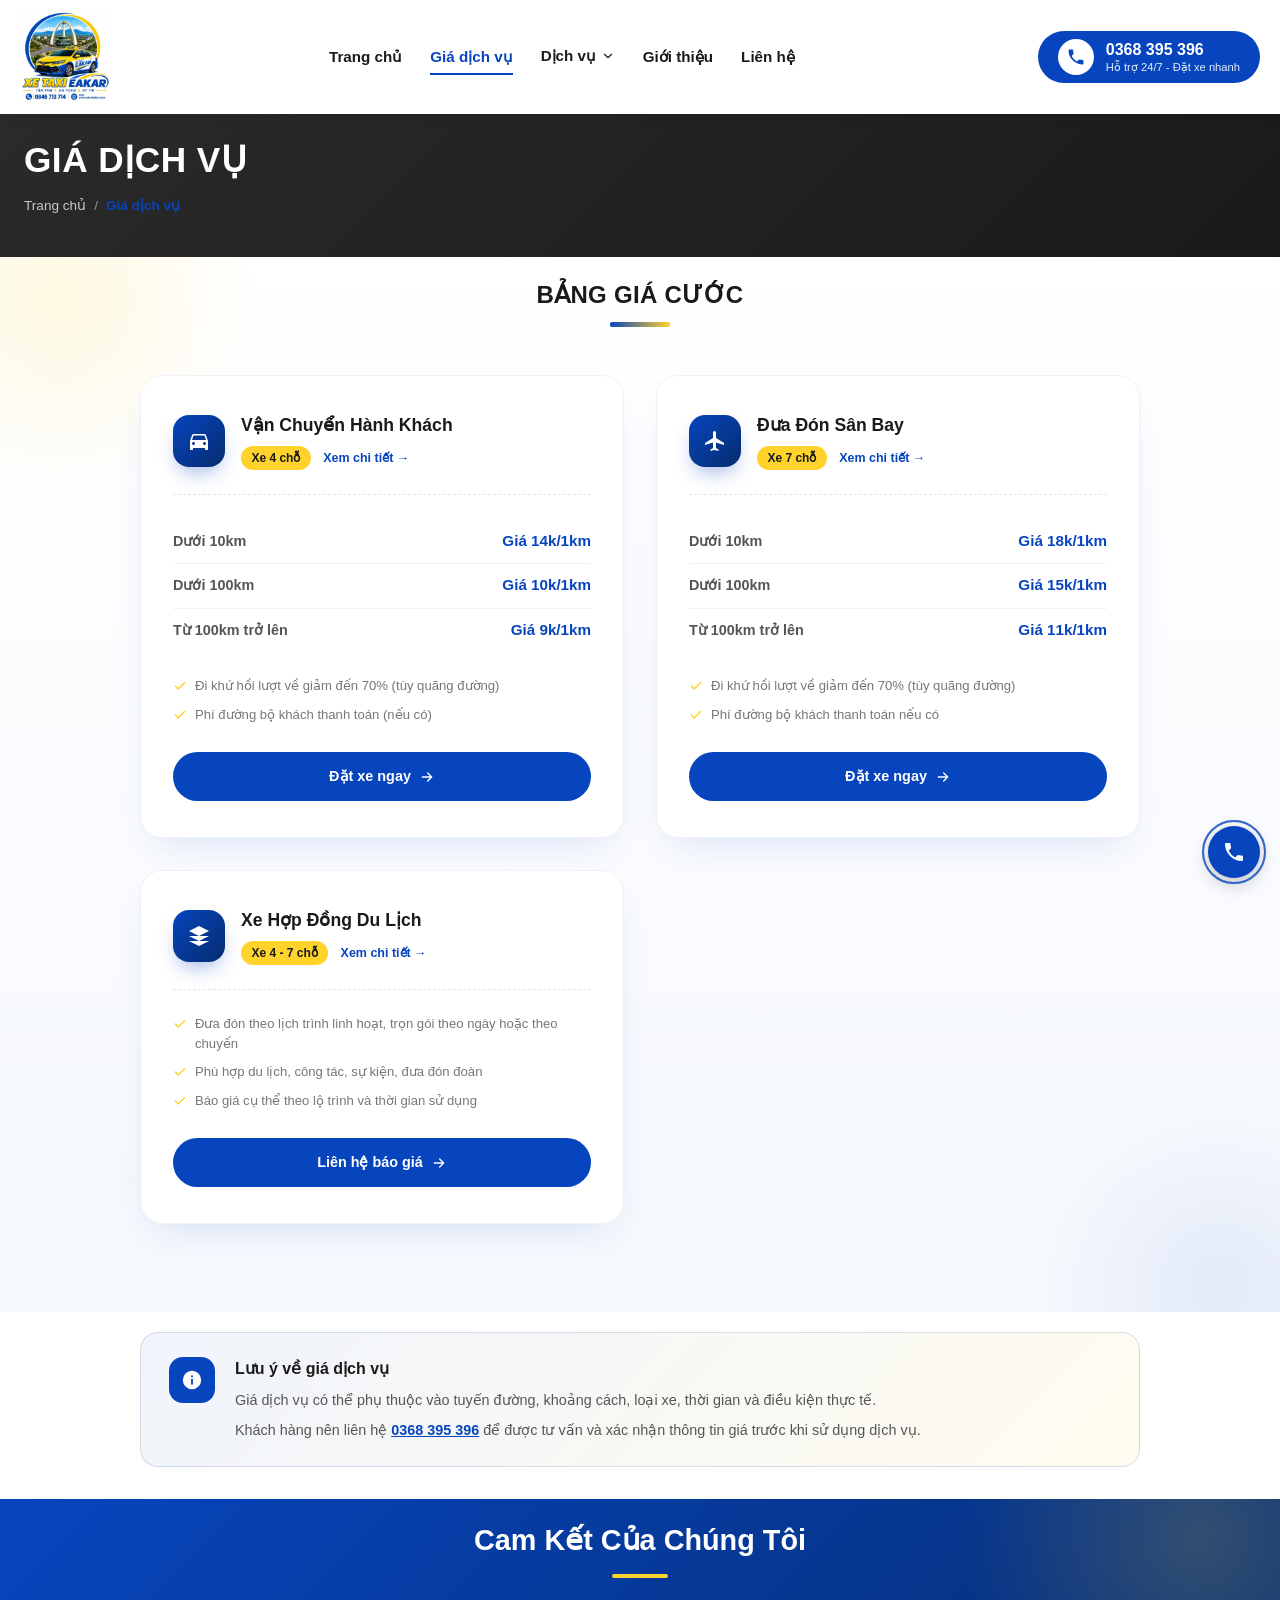
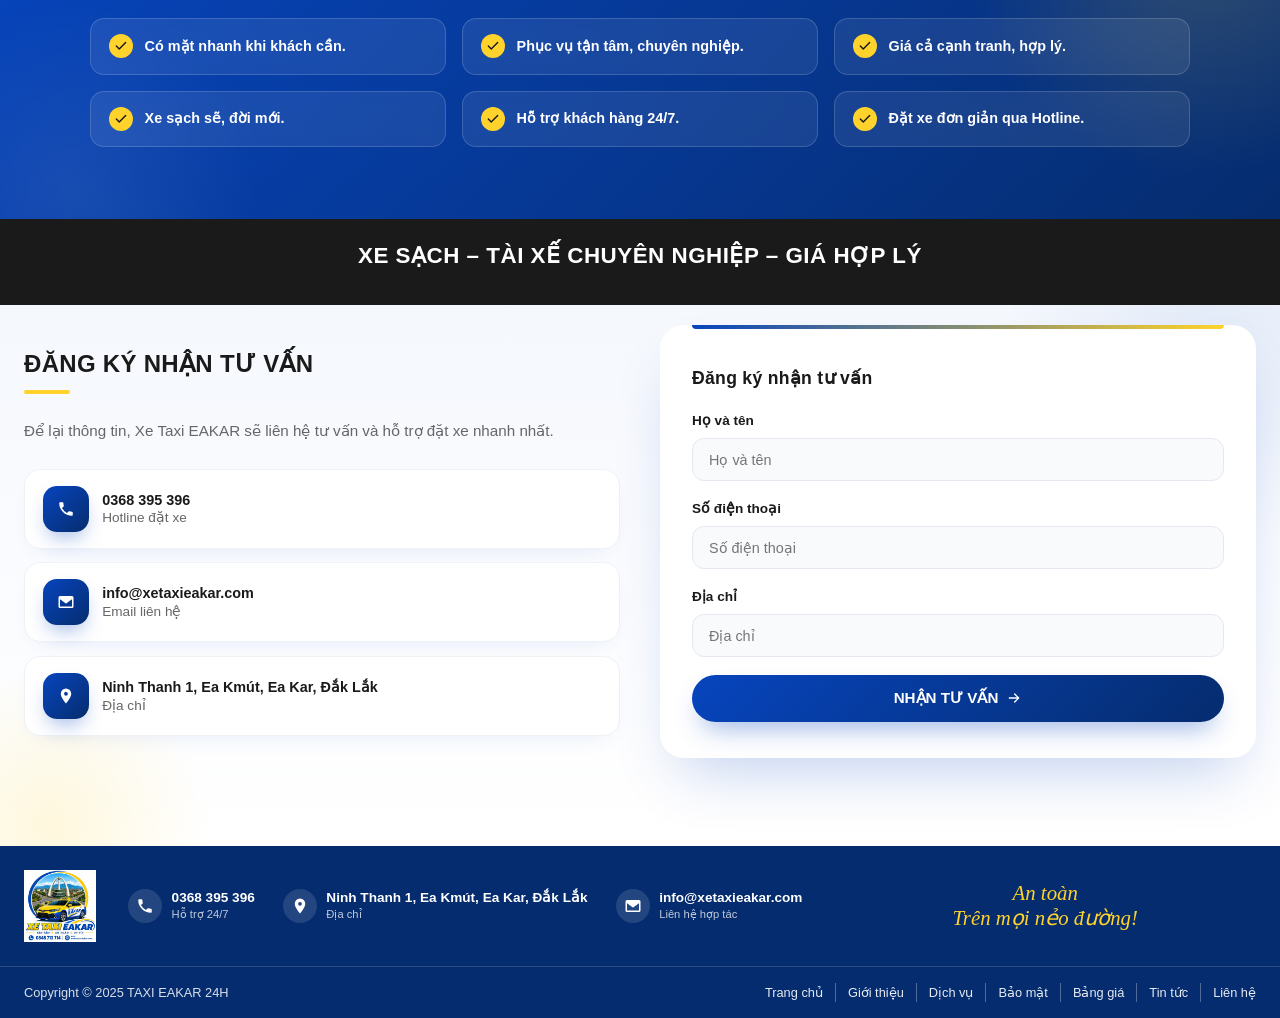
<file: html/gia-dich-vu.html>
<!DOCTYPE html>
<html lang="vi">
<head>
  <meta charset="UTF-8">
  <meta name="viewport" content="width=device-width, initial-scale=1.0">
  <title>Giá Dịch Vụ - Xe Taxi Eakar</title>
  <meta name="description" content="Bảng giá dịch vụ Xe Taxi Eakar tại Ea Kar, Đắk Lắk: vận chuyển hành khách xe 4 chỗ, đưa đón sân bay xe 7 chỗ. Giá cước minh bạch theo km. Hotline 0368 395 396.">
  <link rel="icon" href="assets/icons/favicon.ico" sizes="any">
  <link rel="icon" type="image/png" sizes="32x32" href="assets/icons/favicon-32x32.png">
  <link rel="icon" type="image/png" sizes="16x16" href="assets/icons/favicon-16x16.png">
  <link rel="apple-touch-icon" href="assets/icons/apple-touch-icon.png">
  <link rel="stylesheet" href="style.css">
</head>
<body>

  <!-- ==========================================
       HEADER
       ========================================== -->
  <header class="site-header">
    <div class="header-inner">
      <a href="/" class="logo">
        <img
          src="assets/icons/logo-xetaxieakar.png"
          alt="Xe Taxi Eakar"
          class="logo-icon"
        />
      </a>

      <nav class="main-nav" id="main-nav">
        <button type="button" class="nav-close" aria-label="Đóng menu">
          <svg viewBox="0 0 24 24" width="20" height="20" fill="none" stroke="currentColor" stroke-width="2" stroke-linecap="round"><path d="M6 6l12 12M18 6L6 18"></path></svg>
        </button>
        <ul>
          <li><a href="/">Trang chủ</a></li>
          <li><a href="/gia-dich-vu" class="active">Giá dịch vụ</a></li>
          <li class="has-dropdown">
            <a href="#" class="nav-dropdown-toggle" aria-haspopup="true" aria-expanded="false">
              Dịch vụ
              <svg viewBox="0 0 24 24" width="14" height="14" fill="none" stroke="currentColor" stroke-width="2" stroke-linecap="round" stroke-linejoin="round" aria-hidden="true"><path d="M6 9l6 6 6-6" /></svg>
            </a>
            <div class="nav-dropdown">
              <a href="/van-chuyen-hanh-khach">Vận chuyển hành khách</a>
              <a href="/dua-don-san-bay">Đưa đón sân bay</a>
              <a href="/xe-hop-dong-du-lich">Xe hợp đồng du lịch</a>
              <a href="/gia-dich-vu">Xem bảng giá đầy đủ</a>
            </div>
          </li>
          <li><a href="/gioi-thieu">Giới thiệu</a></li>
          <li><a href="/lien-he">Liên hệ</a></li>
        </ul>
      </nav>

      <div class="nav-overlay" id="navOverlay"></div>

      <a href="tel:0368395396" class="contact-btn">
        <span class="contact-icon">
          <svg viewBox="0 0 24 24" width="20" height="20" fill="currentColor" aria-hidden="true">
            <path d="M6.62 10.79a15.05 15.05 0 0 0 6.59 6.59l2.2-2.2a1 1 0 0 1 1.01-.24 11.36 11.36 0 0 0 3.57.57 1 1 0 0 1 1 1V20a1 1 0 0 1-1 1A17 17 0 0 1 3 4a1 1 0 0 1 1-1h3.5a1 1 0 0 1 1 1 11.36 11.36 0 0 0 .57 3.57 1 1 0 0 1-.25 1.01z" />
          </svg>
        </span>
        <span class="contact-text">
          <strong>0368 395 396</strong>
          <small>Hỗ trợ 24/7 - Đặt xe nhanh</small>
        </span>
      </a>

      <a href="tel:0368395396" class="contact-btn-mobile" aria-label="Gọi 0368 395 396">
        <svg viewBox="0 0 24 24" width="18" height="18" fill="currentColor" aria-hidden="true">
          <path d="M6.62 10.79a15.05 15.05 0 0 0 6.59 6.59l2.2-2.2a1 1 0 0 1 1.01-.24 11.36 11.36 0 0 0 3.57.57 1 1 0 0 1 1 1V20a1 1 0 0 1-1 1A17 17 0 0 1 3 4a1 1 0 0 1 1-1h3.5a1 1 0 0 1 1 1 11.36 11.36 0 0 0 .57 3.57 1 1 0 0 1-.25 1.01z" />
        </svg>
        <span class="contact-btn-mobile-text">0368 395 396</span>
      </a>

      <button class="nav-toggle" type="button" aria-label="Mở menu" aria-controls="main-nav" aria-expanded="false">
        <svg viewBox="0 0 24 24" width="24" height="24" fill="currentColor" aria-hidden="true">
          <path d="M3 6h18v2H3zM3 11h18v2H3zM3 16h18v2H3z" />
        </svg>
      </button>
    </div>
  </header>

  <!-- ==========================================
       MAIN CONTENT — Giá dịch vụ Xe Taxi Eakar (xetaxieakar.com)
       ========================================== -->
  <main>

    <section class="page-banner">
      <div class="page-banner-inner">
        <h1>GIÁ DỊCH VỤ</h1>
        <nav class="breadcrumb" aria-label="breadcrumb">
          <a href="/">Trang chủ</a>
          <span>/</span>
          <span>Giá dịch vụ</span>
        </nav>
      </div>
    </section>

    <section class="price-cards">
      <div class="about-inner">
        <div class="section-heading why-us-heading">
          <h2 class="section-title">BẢNG GIÁ CƯỚC</h2>
          <span class="section-title-bar"></span>
        </div>

        <div class="price-cards-grid">
          <div class="price-card" id="van-chuyen-hanh-khach">
            <div class="price-card-head">
              <span class="price-card-icon">
                <svg viewBox="0 0 24 24" width="24" height="24" fill="currentColor" aria-hidden="true">
                  <path d="M18.92 6.01C18.72 5.42 18.16 5 17.5 5h-11c-.66 0-1.21.42-1.42 1.01L3 12v8c0 .55.45 1 1 1h1c.55 0 1-.45 1-1v-1h12v1c0 .55.45 1 1 1h1c.55 0 1-.45 1-1v-8l-2.08-5.99zM6.5 16c-.83 0-1.5-.67-1.5-1.5S5.67 13 6.5 13s1.5.67 1.5 1.5S7.33 16 6.5 16zm11 0c-.83 0-1.5-.67-1.5-1.5s.67-1.5 1.5-1.5 1.5.67 1.5 1.5-.67 1.5-1.5 1.5zM5 11l1.5-4.5h11L19 11H5z" />
                </svg>
              </span>
              <div>
                <h3>Vận Chuyển Hành Khách</h3>
                <span class="price-vehicle">Xe 4 chỗ</span>
                <a href="/van-chuyen-hanh-khach" class="price-card-detail-link">Xem chi tiết →</a>
              </div>
            </div>

            <ul class="price-tiers">
              <li class="price-tier">
                <span class="price-tier-label">Dưới 10km</span>
                <span class="price-tier-value">Giá 14k/1km</span>
              </li>
              <li class="price-tier">
                <span class="price-tier-label">Dưới 100km</span>
                <span class="price-tier-value">Giá 10k/1km</span>
              </li>
              <li class="price-tier">
                <span class="price-tier-label">Từ 100km trở lên</span>
                <span class="price-tier-value">Giá 9k/1km</span>
              </li>
            </ul>

            <ul class="price-notes">
              <li>
                <svg viewBox="0 0 24 24" width="14" height="14" fill="none" stroke="currentColor" stroke-width="2.5" stroke-linecap="round" stroke-linejoin="round" aria-hidden="true"><path d="M20 6L9 17l-5-5" /></svg>
                Đi khứ hồi lượt về giảm đến 70% (tùy quãng đường)
              </li>
              <li>
                <svg viewBox="0 0 24 24" width="14" height="14" fill="none" stroke="currentColor" stroke-width="2.5" stroke-linecap="round" stroke-linejoin="round" aria-hidden="true"><path d="M20 6L9 17l-5-5" /></svg>
                Phí đường bộ khách thanh toán (nếu có)
              </li>
            </ul>

            <a href="tel:0368395396" class="price-card-cta">
              Đặt xe ngay
              <svg viewBox="0 0 24 24" width="16" height="16" fill="none" stroke="currentColor" stroke-width="2" stroke-linecap="round" stroke-linejoin="round" aria-hidden="true"><path d="M5 12h14M13 6l6 6-6 6" /></svg>
            </a>
          </div>

          <div class="price-card" id="dua-don-san-bay">
            <div class="price-card-head">
              <span class="price-card-icon">
                <svg viewBox="0 0 24 24" width="24" height="24" fill="currentColor" aria-hidden="true">
                  <path d="M21 16v-2l-8-5V3.5a1.5 1.5 0 0 0-3 0V9l-8 5v2l8-2.5V19l-2.5 1.5V22l4-1 4 1v-1.5L13 19v-5.5l8 2.5z" />
                </svg>
              </span>
              <div>
                <h3>Đưa Đón Sân Bay</h3>
                <span class="price-vehicle">Xe 7 chỗ</span>
                <a href="/dua-don-san-bay" class="price-card-detail-link">Xem chi tiết →</a>
              </div>
            </div>

            <ul class="price-tiers">
              <li class="price-tier">
                <span class="price-tier-label">Dưới 10km</span>
                <span class="price-tier-value">Giá 18k/1km</span>
              </li>
              <li class="price-tier">
                <span class="price-tier-label">Dưới 100km</span>
                <span class="price-tier-value">Giá 15k/1km</span>
              </li>
              <li class="price-tier">
                <span class="price-tier-label">Từ 100km trở lên</span>
                <span class="price-tier-value">Giá 11k/1km</span>
              </li>
            </ul>

            <ul class="price-notes">
              <li>
                <svg viewBox="0 0 24 24" width="14" height="14" fill="none" stroke="currentColor" stroke-width="2.5" stroke-linecap="round" stroke-linejoin="round" aria-hidden="true"><path d="M20 6L9 17l-5-5" /></svg>
                Đi khứ hồi lượt về giảm đến 70% (tùy quãng đường)
              </li>
              <li>
                <svg viewBox="0 0 24 24" width="14" height="14" fill="none" stroke="currentColor" stroke-width="2.5" stroke-linecap="round" stroke-linejoin="round" aria-hidden="true"><path d="M20 6L9 17l-5-5" /></svg>
                Phí đường bộ khách thanh toán nếu có
              </li>
            </ul>

            <a href="tel:0368395396" class="price-card-cta">
              Đặt xe ngay
              <svg viewBox="0 0 24 24" width="16" height="16" fill="none" stroke="currentColor" stroke-width="2" stroke-linecap="round" stroke-linejoin="round" aria-hidden="true"><path d="M5 12h14M13 6l6 6-6 6" /></svg>
            </a>
          </div>

          <div class="price-card" id="xe-hop-dong-du-lich">
            <div class="price-card-head">
              <span class="price-card-icon">
                <svg viewBox="0 0 24 24" width="24" height="24" fill="currentColor" aria-hidden="true">
                  <path d="M12 2 2 7l10 5 10-5-10-5zM2 17l10 5 10-5M2 12l10 5 10-5" />
                </svg>
              </span>
              <div>
                <h3>Xe Hợp Đồng Du Lịch</h3>
                <span class="price-vehicle">Xe 4 - 7 chỗ</span>
                <a href="/xe-hop-dong-du-lich" class="price-card-detail-link">Xem chi tiết →</a>
              </div>
            </div>

            <ul class="price-notes">
              <li>
                <svg viewBox="0 0 24 24" width="14" height="14" fill="none" stroke="currentColor" stroke-width="2.5" stroke-linecap="round" stroke-linejoin="round" aria-hidden="true"><path d="M20 6L9 17l-5-5" /></svg>
                Đưa đón theo lịch trình linh hoạt, trọn gói theo ngày hoặc theo chuyến
              </li>
              <li>
                <svg viewBox="0 0 24 24" width="14" height="14" fill="none" stroke="currentColor" stroke-width="2.5" stroke-linecap="round" stroke-linejoin="round" aria-hidden="true"><path d="M20 6L9 17l-5-5" /></svg>
                Phù hợp du lịch, công tác, sự kiện, đưa đón đoàn
              </li>
              <li>
                <svg viewBox="0 0 24 24" width="14" height="14" fill="none" stroke="currentColor" stroke-width="2.5" stroke-linecap="round" stroke-linejoin="round" aria-hidden="true"><path d="M20 6L9 17l-5-5" /></svg>
                Báo giá cụ thể theo lộ trình và thời gian sử dụng
              </li>
            </ul>

            <a href="tel:0368395396" class="price-card-cta">
              Liên hệ báo giá
              <svg viewBox="0 0 24 24" width="16" height="16" fill="none" stroke="currentColor" stroke-width="2" stroke-linecap="round" stroke-linejoin="round" aria-hidden="true"><path d="M5 12h14M13 6l6 6-6 6" /></svg>
            </a>
          </div>
        </div>
      </div>
    </section>

    <section class="price-note">
      <div class="about-inner">
        <div class="price-note-card">
          <span class="price-note-icon">
            <svg viewBox="0 0 24 24" width="22" height="22" fill="currentColor" aria-hidden="true">
              <path d="M12 2a10 10 0 1 0 0 20 10 10 0 0 0 0-20zm1 15h-2v-6h2v6zm0-8h-2V7h2v2z" />
            </svg>
          </span>
          <div class="price-note-text">
            <h3>Lưu ý về giá dịch vụ</h3>
            <p>Giá dịch vụ có thể phụ thuộc vào tuyến đường, khoảng cách, loại xe, thời gian và điều kiện thực tế.</p>
            <p>Khách hàng nên liên hệ <a href="tel:0368395396">0368 395 396</a> để được tư vấn và xác nhận thông tin giá trước khi sử dụng dịch vụ.</p>
          </div>
        </div>
      </div>
    </section>

    <section class="commitment">
      <div class="commitment-inner">
        <h2>Cam Kết Của Chúng Tôi</h2>
        <span class="commitment-bar"></span>
        <ul class="commitment-list">
          <li><svg viewBox="0 0 24 24" width="16" height="16" fill="none" stroke="currentColor" stroke-width="2.5" stroke-linecap="round" stroke-linejoin="round" aria-hidden="true"><path d="M20 6L9 17l-5-5" /></svg> Có mặt nhanh khi khách cần.</li>
          <li><svg viewBox="0 0 24 24" width="16" height="16" fill="none" stroke="currentColor" stroke-width="2.5" stroke-linecap="round" stroke-linejoin="round" aria-hidden="true"><path d="M20 6L9 17l-5-5" /></svg> Phục vụ tận tâm, chuyên nghiệp.</li>
          <li><svg viewBox="0 0 24 24" width="16" height="16" fill="none" stroke="currentColor" stroke-width="2.5" stroke-linecap="round" stroke-linejoin="round" aria-hidden="true"><path d="M20 6L9 17l-5-5" /></svg> Giá cả cạnh tranh, hợp lý.</li>
          <li><svg viewBox="0 0 24 24" width="16" height="16" fill="none" stroke="currentColor" stroke-width="2.5" stroke-linecap="round" stroke-linejoin="round" aria-hidden="true"><path d="M20 6L9 17l-5-5" /></svg> Xe sạch sẽ, đời mới.</li>
          <li><svg viewBox="0 0 24 24" width="16" height="16" fill="none" stroke="currentColor" stroke-width="2.5" stroke-linecap="round" stroke-linejoin="round" aria-hidden="true"><path d="M20 6L9 17l-5-5" /></svg> Hỗ trợ khách hàng 24/7.</li>
          <li><svg viewBox="0 0 24 24" width="16" height="16" fill="none" stroke="currentColor" stroke-width="2.5" stroke-linecap="round" stroke-linejoin="round" aria-hidden="true"><path d="M20 6L9 17l-5-5" /></svg> Đặt xe đơn giản qua Hotline.</li>
        </ul>
      </div>
    </section>

    <section class="tagline-banner">
      <p>XE SẠCH – TÀI XẾ CHUYÊN NGHIỆP – GIÁ HỢP LÝ</p>
    </section>

    <section class="contact-page">
      <div class="contact-inner">
        <div class="contact-grid">
          <div class="contact-info">
            <div class="section-heading">
              <h2 class="section-title">ĐĂNG KÝ NHẬN TƯ VẤN</h2>
              <span class="section-title-bar"></span>
            </div>

            <p class="contact-desc">Để lại thông tin, Xe Taxi EAKAR sẽ liên hệ tư vấn và hỗ trợ đặt xe nhanh nhất.</p>

            <div class="contact-detail-list">
              <div class="contact-detail-item">
                <span class="contact-detail-icon">
                  <svg viewBox="0 0 24 24" width="18" height="18" fill="currentColor" aria-hidden="true">
                    <path d="M6.62 10.79a15.05 15.05 0 0 0 6.59 6.59l2.2-2.2a1 1 0 0 1 1.01-.24 11.36 11.36 0 0 0 3.57.57 1 1 0 0 1 1 1V20a1 1 0 0 1-1 1A17 17 0 0 1 3 4a1 1 0 0 1 1-1h3.5a1 1 0 0 1 1 1 11.36 11.36 0 0 0 .57 3.57 1 1 0 0 1-.25 1.01z" />
                  </svg>
                </span>
                <span class="contact-detail-text">
                  <strong>0368 395 396</strong>
                  <span>Hotline đặt xe</span>
                </span>
              </div>

              <div class="contact-detail-item">
                <span class="contact-detail-icon">
                  <svg viewBox="0 0 24 24" width="18" height="18" fill="currentColor" aria-hidden="true">
                    <path d="M4 4h16a2 2 0 0 1 2 2v12a2 2 0 0 1-2 2H4a2 2 0 0 1-2-2V6a2 2 0 0 1 2-2zm0 2.24V6l8 5.99L20 6v-.01L12 12 4 6.24zM4 8.24V18h16V8.24l-7.4 5.55a1 1 0 0 1-1.2 0L4 8.24z" />
                  </svg>
                </span>
                <span class="contact-detail-text">
                  <strong>info@xetaxieakar.com</strong>
                  <span>Email liên hệ</span>
                </span>
              </div>

              <div class="contact-detail-item">
                <span class="contact-detail-icon">
                  <svg viewBox="0 0 24 24" width="18" height="18" fill="currentColor" aria-hidden="true">
                    <path d="M12 2a7 7 0 0 0-7 7c0 5.25 7 13 7 13s7-7.75 7-13a7 7 0 0 0-7-7zm0 9.5A2.5 2.5 0 1 1 12 6.5a2.5 2.5 0 0 1 0 5z" />
                  </svg>
                </span>
                <span class="contact-detail-text">
                  <strong>Ninh Thanh 1, Ea Kmút, Ea Kar, Đắk Lắk</strong>
                  <span>Địa chỉ</span>
                </span>
              </div>
            </div>
          </div>

          <div class="contact-form-wrap">
            <div class="section-heading">
              <h2 class="section-title contact-form-title">Đăng ký nhận tư vấn</h2>
            </div>

            <form class="contact-form" id="dangkyForm" novalidate>
              <div class="form-group">
                <label for="dk-name">Họ và tên</label>
                <input type="text" id="dk-name" name="full_name" placeholder="Họ và tên">
              </div>

              <div class="form-group">
                <label for="dk-phone">Số điện thoại</label>
                <input type="tel" id="dk-phone" name="phone_number" placeholder="Số điện thoại">
              </div>

              <div class="form-group">
                <label for="dk-address">Địa chỉ</label>
                <input type="text" id="dk-address" name="address" placeholder="Địa chỉ">
              </div>

              <button type="submit" class="contact-submit">
                NHẬN TƯ VẤN
                <svg viewBox="0 0 24 24" width="16" height="16" fill="none" stroke="currentColor" stroke-width="2" stroke-linecap="round" stroke-linejoin="round" aria-hidden="true">
                  <path d="M5 12h14M13 6l6 6-6 6" />
                </svg>
              </button>
            </form>
          </div>
        </div>
      </div>
    </section>

  </main>

  <!-- ==========================================
       FOOTER
       ========================================== -->
  <footer class="site-footer">
    <div class="footer-top">
      <div class="footer-top-inner">
        <a href="/" class="footer-logo">
          <img src="assets/icons/logo-xetaxieakar.png" alt="Xe Taxi Eakar" class="footer-logo-icon">
        </a>

        <div class="footer-info">
          <div class="footer-info-item">
            <span class="footer-info-icon">
              <svg viewBox="0 0 24 24" width="18" height="18" fill="currentColor" aria-hidden="true">
                <path d="M6.62 10.79a15.05 15.05 0 0 0 6.59 6.59l2.2-2.2a1 1 0 0 1 1.01-.24 11.36 11.36 0 0 0 3.57.57 1 1 0 0 1 1 1V20a1 1 0 0 1-1 1A17 17 0 0 1 3 4a1 1 0 0 1 1-1h3.5a1 1 0 0 1 1 1 11.36 11.36 0 0 0 .57 3.57 1 1 0 0 1-.25 1.01z" />
              </svg>
            </span>
            <span class="footer-info-text">
              <strong>0368 395 396</strong>
              <span>Hỗ trợ 24/7</span>
            </span>
          </div>

          <div class="footer-info-item">
            <span class="footer-info-icon">
              <svg viewBox="0 0 24 24" width="18" height="18" fill="currentColor" aria-hidden="true">
                <path d="M12 2a7 7 0 0 0-7 7c0 5.25 7 13 7 13s7-7.75 7-13a7 7 0 0 0-7-7zm0 9.5A2.5 2.5 0 1 1 12 6.5a2.5 2.5 0 0 1 0 5z" />
              </svg>
            </span>
            <span class="footer-info-text">
              <strong>Ninh Thanh 1, Ea Kmút, Ea Kar, Đắk Lắk</strong>
              <span>Địa chỉ</span>
            </span>
          </div>

          <div class="footer-info-item">
            <span class="footer-info-icon">
              <svg viewBox="0 0 24 24" width="18" height="18" fill="currentColor" aria-hidden="true">
                <path d="M4 4h16a2 2 0 0 1 2 2v12a2 2 0 0 1-2 2H4a2 2 0 0 1-2-2V6a2 2 0 0 1 2-2zm0 2.24V6l8 5.99L20 6v-.01L12 12 4 6.24zM4 8.24V18h16V8.24l-7.4 5.55a1 1 0 0 1-1.2 0L4 8.24z" />
              </svg>
            </span>
            <span class="footer-info-text">
              <strong>info@xetaxieakar.com</strong>
              <span>Liên hệ hợp tác</span>
            </span>
          </div>
        </div>

        <div class="footer-tagline">
          <span class="footer-tagline-line1">An toàn</span>
          <span class="footer-tagline-line2">Trên mọi nẻo đường!</span>
        </div>
      </div>
    </div>

    <div class="footer-bottom">
      <div class="footer-bottom-inner">
        <span class="footer-copy">Copyright © 2025 TAXI EAKAR 24H</span>
        <nav class="footer-nav">
          <a href="/">Trang chủ</a>
          <a href="/gioi-thieu">Giới thiệu</a>
          <a href="/dich-vu">Dịch vụ</a>
          <a href="/bao-mat">Bảo mật</a>
          <a href="/gia-dich-vu">Bảng giá</a>
          <a href="#">Tin tức</a>
          <a href="/lien-he">Liên hệ</a>
        </nav>
      </div>
    </div>
  </footer>

  <div class="contact-float">
    <a href="tel:0368395396" class="contact-float-btn contact-float-phone" aria-label="Gọi hotline 0368 395 396">
      <span class="contact-float-icon">
        <svg viewBox="0 0 24 24" width="24" height="24" fill="currentColor" aria-hidden="true">
          <path d="M6.62 10.79a15.05 15.05 0 0 0 6.59 6.59l2.2-2.2a1 1 0 0 1 1.01-.24 11.36 11.36 0 0 0 3.57.57 1 1 0 0 1 1 1V20a1 1 0 0 1-1 1A17 17 0 0 1 3 4a1 1 0 0 1 1-1h3.5a1 1 0 0 1 1 1 11.36 11.36 0 0 0 .57 3.57 1 1 0 0 1-.25 1.01z" />
        </svg>
      </span>
      <span class="contact-float-label">Đặt xe ngay</span>
    </a>
  </div>

  <script src="main.js" defer></script>
</body>
</html>
</file>
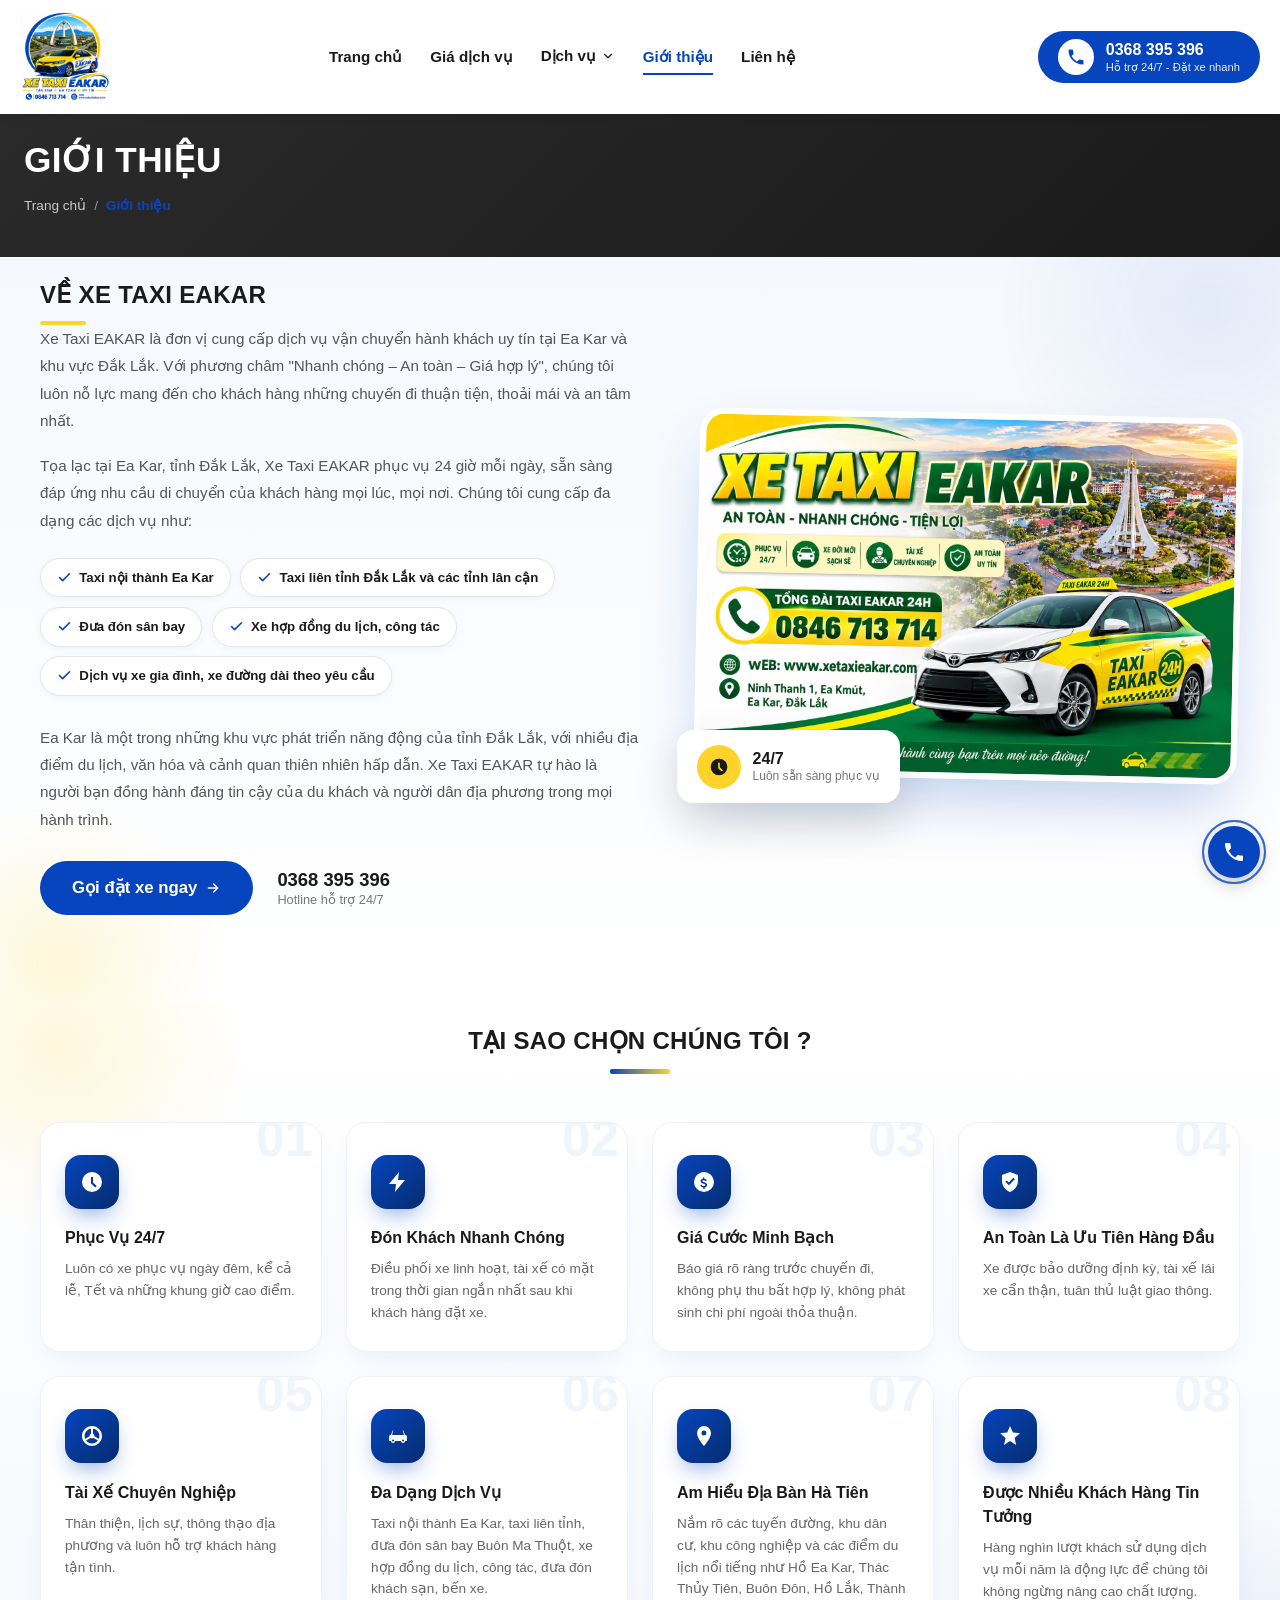
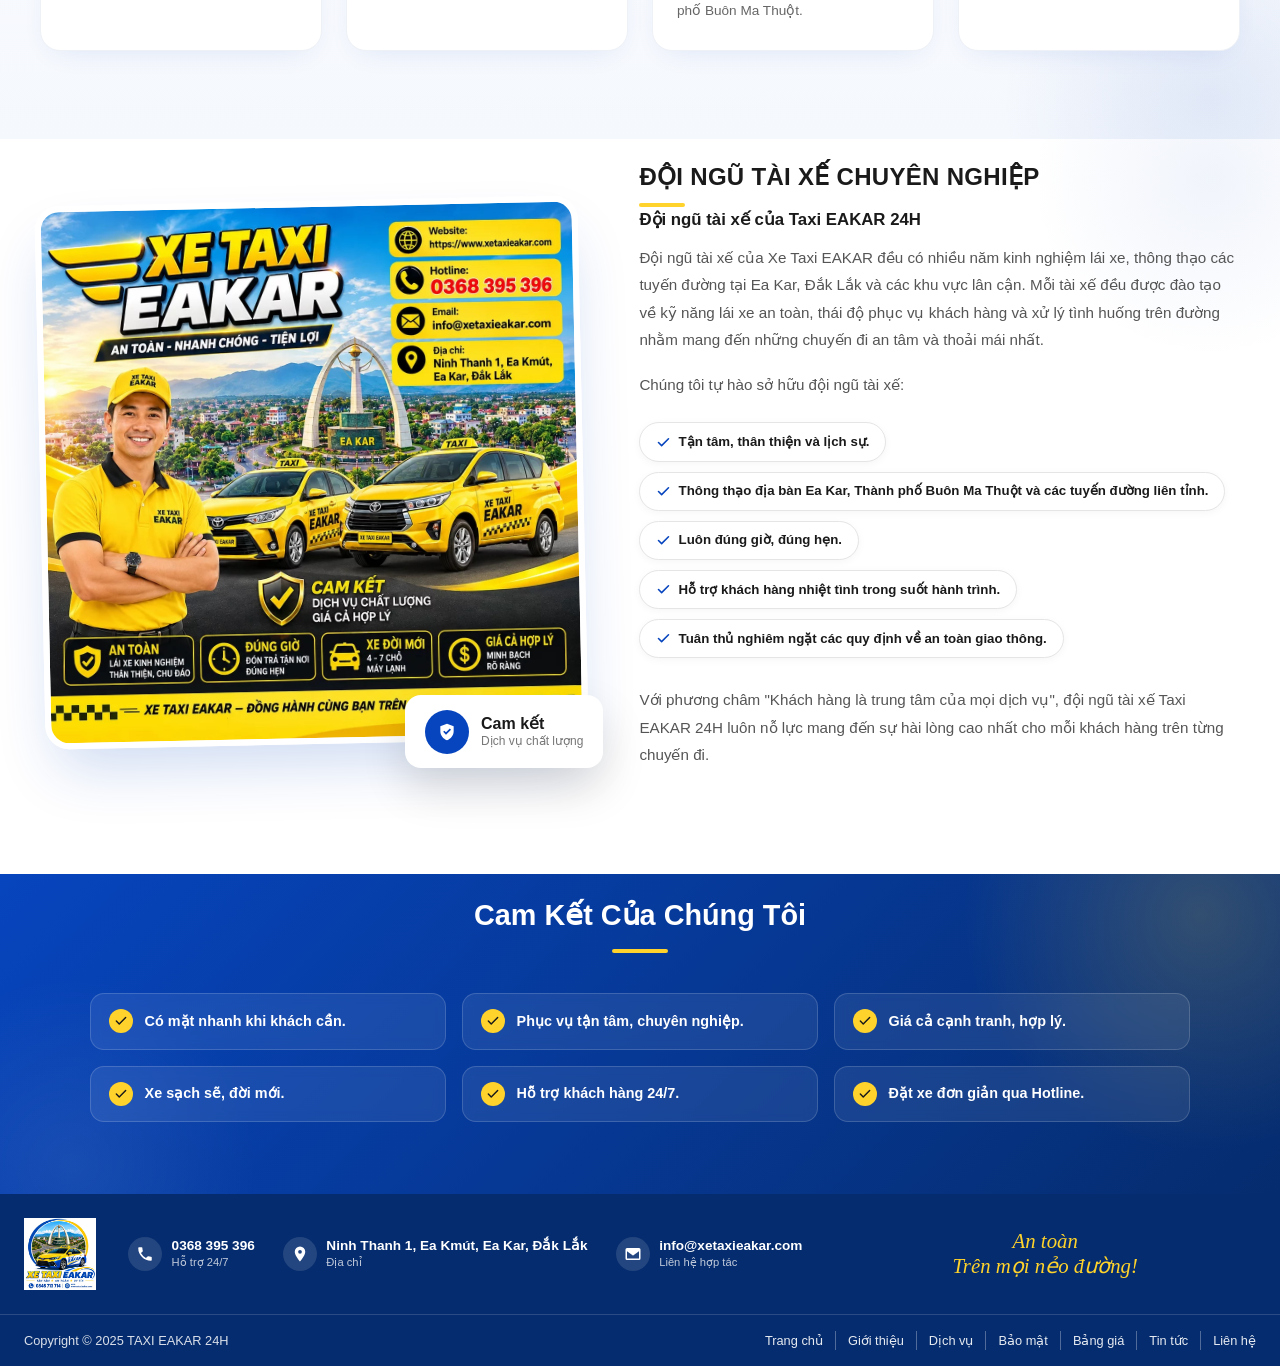
<file: html/gioi-thieu.html>
<!DOCTYPE html>
<html lang="vi">
<head>
  <meta charset="UTF-8">
  <meta name="viewport" content="width=device-width, initial-scale=1.0">
  <title>Giới Thiệu - Xe Taxi Eakar</title>
  <meta name="description" content="Giới thiệu Xe Taxi Eakar - đơn vị vận chuyển hành khách uy tín tại Ea Kar, Đắk Lắk. Tìm hiểu dịch vụ, lý do chọn chúng tôi, đội ngũ tài xế và cam kết chất lượng. Hotline 0368 395 396.">
  <link rel="icon" href="assets/icons/favicon.ico" sizes="any">
  <link rel="icon" type="image/png" sizes="32x32" href="assets/icons/favicon-32x32.png">
  <link rel="icon" type="image/png" sizes="16x16" href="assets/icons/favicon-16x16.png">
  <link rel="apple-touch-icon" href="assets/icons/apple-touch-icon.png">
  <link rel="stylesheet" href="style.css">
</head>
<body>

  <!-- ==========================================
       HEADER
       ========================================== -->
  <header class="site-header">
    <div class="header-inner">
      <a href="/" class="logo">
        <img
          src="assets/icons/logo-xetaxieakar.png"
          alt="Xe Taxi Eakar"
          class="logo-icon"
        />
      </a>

      <nav class="main-nav" id="main-nav">
        <button type="button" class="nav-close" aria-label="Đóng menu">
          <svg viewBox="0 0 24 24" width="20" height="20" fill="none" stroke="currentColor" stroke-width="2" stroke-linecap="round"><path d="M6 6l12 12M18 6L6 18"></path></svg>
        </button>
        <ul>
          <li><a href="/">Trang chủ</a></li>
          <li><a href="/gia-dich-vu">Giá dịch vụ</a></li>
          <li class="has-dropdown">
            <a href="#" class="nav-dropdown-toggle" aria-haspopup="true" aria-expanded="false">
              Dịch vụ
              <svg viewBox="0 0 24 24" width="14" height="14" fill="none" stroke="currentColor" stroke-width="2" stroke-linecap="round" stroke-linejoin="round" aria-hidden="true"><path d="M6 9l6 6 6-6" /></svg>
            </a>
            <div class="nav-dropdown">
              <a href="/van-chuyen-hanh-khach">Vận chuyển hành khách</a>
              <a href="/dua-don-san-bay">Đưa đón sân bay</a>
              <a href="/xe-hop-dong-du-lich">Xe hợp đồng du lịch</a>
              <a href="/gia-dich-vu">Xem bảng giá đầy đủ</a>
            </div>
          </li>
          <li><a href="/gioi-thieu" class="active">Giới thiệu</a></li>
          <li><a href="/lien-he">Liên hệ</a></li>
        </ul>
      </nav>

      <div class="nav-overlay" id="navOverlay"></div>

      <a href="tel:0368395396" class="contact-btn">
        <span class="contact-icon">
          <svg viewBox="0 0 24 24" width="20" height="20" fill="currentColor" aria-hidden="true">
            <path d="M6.62 10.79a15.05 15.05 0 0 0 6.59 6.59l2.2-2.2a1 1 0 0 1 1.01-.24 11.36 11.36 0 0 0 3.57.57 1 1 0 0 1 1 1V20a1 1 0 0 1-1 1A17 17 0 0 1 3 4a1 1 0 0 1 1-1h3.5a1 1 0 0 1 1 1 11.36 11.36 0 0 0 .57 3.57 1 1 0 0 1-.25 1.01z" />
          </svg>
        </span>
        <span class="contact-text">
          <strong>0368 395 396</strong>
          <small>Hỗ trợ 24/7 - Đặt xe nhanh</small>
        </span>
      </a>

      <a href="tel:0368395396" class="contact-btn-mobile" aria-label="Gọi 0368 395 396">
        <svg viewBox="0 0 24 24" width="18" height="18" fill="currentColor" aria-hidden="true">
          <path d="M6.62 10.79a15.05 15.05 0 0 0 6.59 6.59l2.2-2.2a1 1 0 0 1 1.01-.24 11.36 11.36 0 0 0 3.57.57 1 1 0 0 1 1 1V20a1 1 0 0 1-1 1A17 17 0 0 1 3 4a1 1 0 0 1 1-1h3.5a1 1 0 0 1 1 1 11.36 11.36 0 0 0 .57 3.57 1 1 0 0 1-.25 1.01z" />
        </svg>
        <span class="contact-btn-mobile-text">0368 395 396</span>
      </a>

      <button class="nav-toggle" type="button" aria-label="Mở menu" aria-controls="main-nav" aria-expanded="false">
        <svg viewBox="0 0 24 24" width="24" height="24" fill="currentColor" aria-hidden="true">
          <path d="M3 6h18v2H3zM3 11h18v2H3zM3 16h18v2H3z" />
        </svg>
      </button>
    </div>
  </header>

  <!-- ==========================================
       MAIN CONTENT — Giới thiệu Xe Taxi Eakar (nội dung lấy từ trang chủ xetaxieakar.com)
       ========================================== -->
  <main>

    <section class="page-banner">
      <div class="page-banner-inner">
        <h1>GIỚI THIỆU</h1>
        <nav class="breadcrumb" aria-label="breadcrumb">
          <a href="/">Trang chủ</a>
          <span>/</span>
          <span>Giới thiệu</span>
        </nav>
      </div>
    </section>

    <section class="intro-section">
      <div class="intro-inner">
        <div class="intro-grid">
          <div class="intro-text">
            <div class="section-heading">
              <h2 class="section-title">VỀ XE TAXI EAKAR</h2>
              <span class="section-title-bar"></span>
            </div>

            <p>Xe Taxi EAKAR là đơn vị cung cấp dịch vụ vận chuyển hành khách uy tín tại Ea Kar và khu vực Đắk Lắk. Với phương châm "Nhanh chóng – An toàn – Giá hợp lý", chúng tôi luôn nỗ lực mang đến cho khách hàng những chuyến đi thuận tiện, thoải mái và an tâm nhất.</p>

            <p>Tọa lạc tại Ea Kar, tỉnh Đắk Lắk, Xe Taxi EAKAR phục vụ 24 giờ mỗi ngày, sẵn sàng đáp ứng nhu cầu di chuyển của khách hàng mọi lúc, mọi nơi. Chúng tôi cung cấp đa dạng các dịch vụ như:</p>

            <div class="intro-services">
              <span class="intro-service-chip">
                <svg viewBox="0 0 24 24" width="15" height="15" fill="none" stroke="currentColor" stroke-width="2.5" stroke-linecap="round" stroke-linejoin="round" aria-hidden="true"><path d="M20 6L9 17l-5-5" /></svg>
                Taxi nội thành Ea Kar
              </span>
              <span class="intro-service-chip">
                <svg viewBox="0 0 24 24" width="15" height="15" fill="none" stroke="currentColor" stroke-width="2.5" stroke-linecap="round" stroke-linejoin="round" aria-hidden="true"><path d="M20 6L9 17l-5-5" /></svg>
                Taxi liên tỉnh Đắk Lắk và các tỉnh lân cận
              </span>
              <span class="intro-service-chip">
                <svg viewBox="0 0 24 24" width="15" height="15" fill="none" stroke="currentColor" stroke-width="2.5" stroke-linecap="round" stroke-linejoin="round" aria-hidden="true"><path d="M20 6L9 17l-5-5" /></svg>
                Đưa đón sân bay
              </span>
              <span class="intro-service-chip">
                <svg viewBox="0 0 24 24" width="15" height="15" fill="none" stroke="currentColor" stroke-width="2.5" stroke-linecap="round" stroke-linejoin="round" aria-hidden="true"><path d="M20 6L9 17l-5-5" /></svg>
                Xe hợp đồng du lịch, công tác
              </span>
              <span class="intro-service-chip">
                <svg viewBox="0 0 24 24" width="15" height="15" fill="none" stroke="currentColor" stroke-width="2.5" stroke-linecap="round" stroke-linejoin="round" aria-hidden="true"><path d="M20 6L9 17l-5-5" /></svg>
                Dịch vụ xe gia đình, xe đường dài theo yêu cầu
              </span>
            </div>

            <p>Ea Kar là một trong những khu vực phát triển năng động của tỉnh Đắk Lắk, với nhiều địa điểm du lịch, văn hóa và cảnh quan thiên nhiên hấp dẫn. Xe Taxi EAKAR tự hào là người bạn đồng hành đáng tin cậy của du khách và người dân địa phương trong mọi hành trình.</p>

            <div class="intro-cta-row">
              <a href="tel:0368395396" class="hero-cta">
                Gọi đặt xe ngay
                <svg viewBox="0 0 24 24" width="16" height="16" fill="none" stroke="currentColor" stroke-width="2" stroke-linecap="round" stroke-linejoin="round" aria-hidden="true">
                  <path d="M5 12h14M13 6l6 6-6 6" />
                </svg>
              </a>
              <span class="intro-cta-note">
                <strong>0368 395 396</strong>
                <span>Hotline hỗ trợ 24/7</span>
              </span>
            </div>
          </div>

          <div class="intro-media">
            <div class="intro-media-frame">
              <img src="assets/images/pagea-about-banner.jpg" alt="Xe Taxi Eakar - Taxi Eakar 24H">
            </div>
            <div class="intro-badge">
              <span class="intro-badge-icon">
                <svg viewBox="0 0 24 24" width="20" height="20" fill="currentColor" aria-hidden="true">
                  <path d="M12 2a10 10 0 1 0 0 20 10 10 0 0 0 0-20zm1 5v5.41l3.71 3.71-1.41 1.41L11 13.41V7h2z" />
                </svg>
              </span>
              <span class="intro-badge-text">
                <strong>24/7</strong>
                <span>Luôn sẵn sàng phục vụ</span>
              </span>
            </div>
          </div>
        </div>
      </div>
    </section>

    <section class="why-us">
      <div class="about-inner">
        <div class="section-heading why-us-heading">
          <h2 class="section-title">TẠI SAO CHỌN CHÚNG TÔI ?</h2>
          <span class="section-title-bar"></span>
        </div>

        <div class="why-us-grid">
          <div class="why-us-card">
            <span class="why-us-icon">
              <svg viewBox="0 0 24 24" width="24" height="24" fill="currentColor" aria-hidden="true">
                <path d="M12 2a10 10 0 1 0 0 20 10 10 0 0 0 0-20zm1 5v5.41l3.71 3.71-1.41 1.41L11 13.41V7h2z" />
              </svg>
            </span>
            <h3>Phục Vụ 24/7</h3>
            <p>Luôn có xe phục vụ ngày đêm, kể cả lễ, Tết và những khung giờ cao điểm.</p>
          </div>
          <div class="why-us-card">
            <span class="why-us-icon">
              <svg viewBox="0 0 24 24" width="24" height="24" fill="currentColor" aria-hidden="true">
                <path d="M13 2L3 14h7l-1 8 10-12h-7l1-8z" />
              </svg>
            </span>
            <h3>Đón Khách Nhanh Chóng</h3>
            <p>Điều phối xe linh hoạt, tài xế có mặt trong thời gian ngắn nhất sau khi khách hàng đặt xe.</p>
          </div>
          <div class="why-us-card">
            <span class="why-us-icon">
              <svg viewBox="0 0 24 24" width="24" height="24" fill="currentColor" aria-hidden="true">
                <path d="M12 2a10 10 0 1 0 0 20 10 10 0 0 0 0-20zm.75 15.5v1.25h-1.5V17.5c-1.36-.18-2.5-.94-2.99-2.16l1.4-.58c.34.79 1.06 1.24 2.09 1.24.9 0 1.55-.4 1.55-1.08 0-.65-.5-.94-1.79-1.28-1.72-.45-2.9-1.06-2.9-2.62 0-1.2.9-2.06 2.24-2.3V7.5h1.5v1.24c1.13.19 1.98.82 2.4 1.78l-1.37.63c-.3-.63-.86-1-1.66-1-.83 0-1.36.38-1.36.95 0 .58.5.83 1.75 1.16 1.83.48 2.94 1.13 2.94 2.72 0 1.28-.95 2.2-2.3 2.42z" />
              </svg>
            </span>
            <h3>Giá Cước Minh Bạch</h3>
            <p>Báo giá rõ ràng trước chuyến đi, không phụ thu bất hợp lý, không phát sinh chi phí ngoài thỏa thuận.</p>
          </div>
          <div class="why-us-card">
            <span class="why-us-icon">
              <svg viewBox="0 0 24 24" width="24" height="24" fill="currentColor" aria-hidden="true">
                <path d="M12 2l8 3v6c0 5-3.5 9-8 11-4.5-2-8-6-8-11V5l8-3zm-1.2 13.2l6-6-1.4-1.4-4.6 4.6-2-2-1.4 1.4z" />
              </svg>
            </span>
            <h3>An Toàn Là Ưu Tiên Hàng Đầu</h3>
            <p>Xe được bảo dưỡng định kỳ, tài xế lái xe cẩn thận, tuân thủ luật giao thông.</p>
          </div>
          <div class="why-us-card">
            <span class="why-us-icon">
              <svg viewBox="0 0 24 24" width="24" height="24" fill="currentColor" aria-hidden="true">
                <path fill-rule="evenodd" clip-rule="evenodd" d="M12 2C6.48 2 2 6.48 2 12s4.48 10 10 10 10-4.48 10-10S17.52 2 12 2zm0 2.5a7.5 7.5 0 1 1 0 15 7.5 7.5 0 0 1 0-15z" />
                <rect x="11" y="3.2" width="2" height="8.8" rx="1" />
                <rect x="11" y="3.2" width="2" height="8.8" rx="1" transform="rotate(120 12 12)" />
                <rect x="11" y="3.2" width="2" height="8.8" rx="1" transform="rotate(240 12 12)" />
                <circle cx="12" cy="12" r="2.4" />
              </svg>
            </span>
            <h3>Tài Xế Chuyên Nghiệp</h3>
            <p>Thân thiện, lịch sự, thông thạo địa phương và luôn hỗ trợ khách hàng tận tình.</p>
          </div>
          <div class="why-us-card">
            <span class="why-us-icon">
              <svg viewBox="0 0 24 24" width="24" height="24" fill="currentColor" aria-hidden="true">
                <path d="M5 11l1.2-3.6A2 2 0 0 1 8.1 6h7.8a2 2 0 0 1 1.9 1.4L19 11h.5A1.5 1.5 0 0 1 21 12.5V16a1 1 0 0 1-1 1h-1a2 2 0 1 1-4 0H9a2 2 0 1 1-4 0H4a1 1 0 0 1-1-1v-3.5A1.5 1.5 0 0 1 4.5 11H5zm2.2-5-1.1 5h11.8l-1.1-5H7.2zM7 15.5a1 1 0 1 0 0 2 1 1 0 0 0 0-2zm10 0a1 1 0 1 0 0 2 1 1 0 0 0 0-2z" />
              </svg>
            </span>
            <h3>Đa Dạng Dịch Vụ</h3>
            <p>Taxi nội thành Ea Kar, taxi liên tỉnh, đưa đón sân bay Buôn Ma Thuột, xe hợp đồng du lịch, công tác, đưa đón khách sạn, bến xe.</p>
          </div>
          <div class="why-us-card">
            <span class="why-us-icon">
              <svg viewBox="0 0 24 24" width="24" height="24" fill="currentColor" aria-hidden="true">
                <path d="M12 2a7 7 0 0 0-7 7c0 5.25 7 13 7 13s7-7.75 7-13a7 7 0 0 0-7-7zm0 9.5A2.5 2.5 0 1 1 12 6.5a2.5 2.5 0 0 1 0 5z" />
              </svg>
            </span>
            <h3>Am Hiểu Địa Bàn Hà Tiên</h3>
            <p>Nắm rõ các tuyến đường, khu dân cư, khu công nghiệp và các điểm du lịch nổi tiếng như Hồ Ea Kar, Thác Thủy Tiên, Buôn Đôn, Hồ Lắk, Thành phố Buôn Ma Thuột.</p>
          </div>
          <div class="why-us-card">
            <span class="why-us-icon">
              <svg viewBox="0 0 24 24" width="24" height="24" fill="currentColor" aria-hidden="true">
                <path d="M12 2l2.9 6.6 7.1.6-5.4 4.7 1.6 7-6.2-3.8L6 21l1.6-7L2.2 9.2l7.1-.6L12 2z" />
              </svg>
            </span>
            <h3>Được Nhiều Khách Hàng Tin Tưởng</h3>
            <p>Hàng nghìn lượt khách sử dụng dịch vụ mỗi năm là động lực để chúng tôi không ngừng nâng cao chất lượng.</p>
          </div>
        </div>
      </div>
    </section>

    <section class="team-section">
      <div class="team-inner">
        <div class="team-grid">
          <div class="team-media">
            <div class="team-media-frame">
              <img src="assets/images/pagea-team-banner.jpg" alt="Đội ngũ tài xế Taxi EAKAR 24H">
            </div>
            <div class="team-badge">
              <span class="team-badge-icon">
                <svg viewBox="0 0 24 24" width="20" height="20" fill="currentColor" aria-hidden="true">
                  <path d="M12 2l8 3v6c0 5-3.5 9-8 11-4.5-2-8-6-8-11V5l8-3zm-1.2 13.2l6-6-1.4-1.4-4.6 4.6-2-2-1.4 1.4z" />
                </svg>
              </span>
              <span class="team-badge-text">
                <strong>Cam kết</strong>
                <span>Dịch vụ chất lượng</span>
              </span>
            </div>
          </div>

          <div class="team-text">
            <div class="section-heading">
              <h2 class="section-title">ĐỘI NGŨ TÀI XẾ CHUYÊN NGHIỆP</h2>
              <span class="section-title-bar"></span>
            </div>

            <h3 class="team-subtitle">Đội ngũ tài xế của Taxi EAKAR 24H</h3>

            <p>Đội ngũ tài xế của Xe Taxi EAKAR đều có nhiều năm kinh nghiệm lái xe, thông thạo các tuyến đường tại Ea Kar, Đắk Lắk và các khu vực lân cận. Mỗi tài xế đều được đào tạo về kỹ năng lái xe an toàn, thái độ phục vụ khách hàng và xử lý tình huống trên đường nhằm mang đến những chuyến đi an tâm và thoải mái nhất.</p>

            <p>Chúng tôi tự hào sở hữu đội ngũ tài xế:</p>

            <div class="intro-services">
              <span class="intro-service-chip">
                <svg viewBox="0 0 24 24" width="15" height="15" fill="none" stroke="currentColor" stroke-width="2.5" stroke-linecap="round" stroke-linejoin="round" aria-hidden="true"><path d="M20 6L9 17l-5-5" /></svg>
                Tận tâm, thân thiện và lịch sự.
              </span>
              <span class="intro-service-chip">
                <svg viewBox="0 0 24 24" width="15" height="15" fill="none" stroke="currentColor" stroke-width="2.5" stroke-linecap="round" stroke-linejoin="round" aria-hidden="true"><path d="M20 6L9 17l-5-5" /></svg>
                Thông thạo địa bàn Ea Kar, Thành phố Buôn Ma Thuột và các tuyến đường liên tỉnh.
              </span>
              <span class="intro-service-chip">
                <svg viewBox="0 0 24 24" width="15" height="15" fill="none" stroke="currentColor" stroke-width="2.5" stroke-linecap="round" stroke-linejoin="round" aria-hidden="true"><path d="M20 6L9 17l-5-5" /></svg>
                Luôn đúng giờ, đúng hẹn.
              </span>
              <span class="intro-service-chip">
                <svg viewBox="0 0 24 24" width="15" height="15" fill="none" stroke="currentColor" stroke-width="2.5" stroke-linecap="round" stroke-linejoin="round" aria-hidden="true"><path d="M20 6L9 17l-5-5" /></svg>
                Hỗ trợ khách hàng nhiệt tình trong suốt hành trình.
              </span>
              <span class="intro-service-chip">
                <svg viewBox="0 0 24 24" width="15" height="15" fill="none" stroke="currentColor" stroke-width="2.5" stroke-linecap="round" stroke-linejoin="round" aria-hidden="true"><path d="M20 6L9 17l-5-5" /></svg>
                Tuân thủ nghiêm ngặt các quy định về an toàn giao thông.
              </span>
            </div>

            <p>Với phương châm "Khách hàng là trung tâm của mọi dịch vụ", đội ngũ tài xế Taxi EAKAR 24H luôn nỗ lực mang đến sự hài lòng cao nhất cho mỗi khách hàng trên từng chuyến đi.</p>
          </div>
        </div>
      </div>
    </section>

    <section class="commitment">
      <div class="commitment-inner">
        <h2>Cam Kết Của Chúng Tôi</h2>
        <span class="commitment-bar"></span>
        <ul class="commitment-list">
          <li><svg viewBox="0 0 24 24" width="16" height="16" fill="none" stroke="currentColor" stroke-width="2.5" stroke-linecap="round" stroke-linejoin="round" aria-hidden="true"><path d="M20 6L9 17l-5-5" /></svg> Có mặt nhanh khi khách cần.</li>
          <li><svg viewBox="0 0 24 24" width="16" height="16" fill="none" stroke="currentColor" stroke-width="2.5" stroke-linecap="round" stroke-linejoin="round" aria-hidden="true"><path d="M20 6L9 17l-5-5" /></svg> Phục vụ tận tâm, chuyên nghiệp.</li>
          <li><svg viewBox="0 0 24 24" width="16" height="16" fill="none" stroke="currentColor" stroke-width="2.5" stroke-linecap="round" stroke-linejoin="round" aria-hidden="true"><path d="M20 6L9 17l-5-5" /></svg> Giá cả cạnh tranh, hợp lý.</li>
          <li><svg viewBox="0 0 24 24" width="16" height="16" fill="none" stroke="currentColor" stroke-width="2.5" stroke-linecap="round" stroke-linejoin="round" aria-hidden="true"><path d="M20 6L9 17l-5-5" /></svg> Xe sạch sẽ, đời mới.</li>
          <li><svg viewBox="0 0 24 24" width="16" height="16" fill="none" stroke="currentColor" stroke-width="2.5" stroke-linecap="round" stroke-linejoin="round" aria-hidden="true"><path d="M20 6L9 17l-5-5" /></svg> Hỗ trợ khách hàng 24/7.</li>
          <li><svg viewBox="0 0 24 24" width="16" height="16" fill="none" stroke="currentColor" stroke-width="2.5" stroke-linecap="round" stroke-linejoin="round" aria-hidden="true"><path d="M20 6L9 17l-5-5" /></svg> Đặt xe đơn giản qua Hotline.</li>
        </ul>
      </div>
    </section>

  </main>

  <!-- ==========================================
       FOOTER
       ========================================== -->
  <footer class="site-footer">
    <div class="footer-top">
      <div class="footer-top-inner">
        <a href="/" class="footer-logo">
          <img src="assets/icons/logo-xetaxieakar.png" alt="Xe Taxi Eakar" class="footer-logo-icon">
        </a>

        <div class="footer-info">
          <div class="footer-info-item">
            <span class="footer-info-icon">
              <svg viewBox="0 0 24 24" width="18" height="18" fill="currentColor" aria-hidden="true">
                <path d="M6.62 10.79a15.05 15.05 0 0 0 6.59 6.59l2.2-2.2a1 1 0 0 1 1.01-.24 11.36 11.36 0 0 0 3.57.57 1 1 0 0 1 1 1V20a1 1 0 0 1-1 1A17 17 0 0 1 3 4a1 1 0 0 1 1-1h3.5a1 1 0 0 1 1 1 11.36 11.36 0 0 0 .57 3.57 1 1 0 0 1-.25 1.01z" />
              </svg>
            </span>
            <span class="footer-info-text">
              <strong>0368 395 396</strong>
              <span>Hỗ trợ 24/7</span>
            </span>
          </div>

          <div class="footer-info-item">
            <span class="footer-info-icon">
              <svg viewBox="0 0 24 24" width="18" height="18" fill="currentColor" aria-hidden="true">
                <path d="M12 2a7 7 0 0 0-7 7c0 5.25 7 13 7 13s7-7.75 7-13a7 7 0 0 0-7-7zm0 9.5A2.5 2.5 0 1 1 12 6.5a2.5 2.5 0 0 1 0 5z" />
              </svg>
            </span>
            <span class="footer-info-text">
              <strong>Ninh Thanh 1, Ea Kmút, Ea Kar, Đắk Lắk</strong>
              <span>Địa chỉ</span>
            </span>
          </div>

          <div class="footer-info-item">
            <span class="footer-info-icon">
              <svg viewBox="0 0 24 24" width="18" height="18" fill="currentColor" aria-hidden="true">
                <path d="M4 4h16a2 2 0 0 1 2 2v12a2 2 0 0 1-2 2H4a2 2 0 0 1-2-2V6a2 2 0 0 1 2-2zm0 2.24V6l8 5.99L20 6v-.01L12 12 4 6.24zM4 8.24V18h16V8.24l-7.4 5.55a1 1 0 0 1-1.2 0L4 8.24z" />
              </svg>
            </span>
            <span class="footer-info-text">
              <strong>info@xetaxieakar.com</strong>
              <span>Liên hệ hợp tác</span>
            </span>
          </div>
        </div>

        <div class="footer-tagline">
          <span class="footer-tagline-line1">An toàn</span>
          <span class="footer-tagline-line2">Trên mọi nẻo đường!</span>
        </div>
      </div>
    </div>

    <div class="footer-bottom">
      <div class="footer-bottom-inner">
        <span class="footer-copy">Copyright © 2025 TAXI EAKAR 24H</span>
        <nav class="footer-nav">
          <a href="/">Trang chủ</a>
          <a href="/gioi-thieu">Giới thiệu</a>
          <a href="/dich-vu">Dịch vụ</a>
          <a href="/bao-mat">Bảo mật</a>
          <a href="/gia-dich-vu">Bảng giá</a>
          <a href="#">Tin tức</a>
          <a href="/lien-he">Liên hệ</a>
        </nav>
      </div>
    </div>
  </footer>

  <div class="contact-float">
    <a href="tel:0368395396" class="contact-float-btn contact-float-phone" aria-label="Gọi hotline 0368 395 396">
      <span class="contact-float-icon">
        <svg viewBox="0 0 24 24" width="24" height="24" fill="currentColor" aria-hidden="true">
          <path d="M6.62 10.79a15.05 15.05 0 0 0 6.59 6.59l2.2-2.2a1 1 0 0 1 1.01-.24 11.36 11.36 0 0 0 3.57.57 1 1 0 0 1 1 1V20a1 1 0 0 1-1 1A17 17 0 0 1 3 4a1 1 0 0 1 1-1h3.5a1 1 0 0 1 1 1 11.36 11.36 0 0 0 .57 3.57 1 1 0 0 1-.25 1.01z" />
        </svg>
      </span>
      <span class="contact-float-label">Đặt xe ngay</span>
    </a>
  </div>

  <script src="main.js" defer></script>
</body>
</html>
</file>
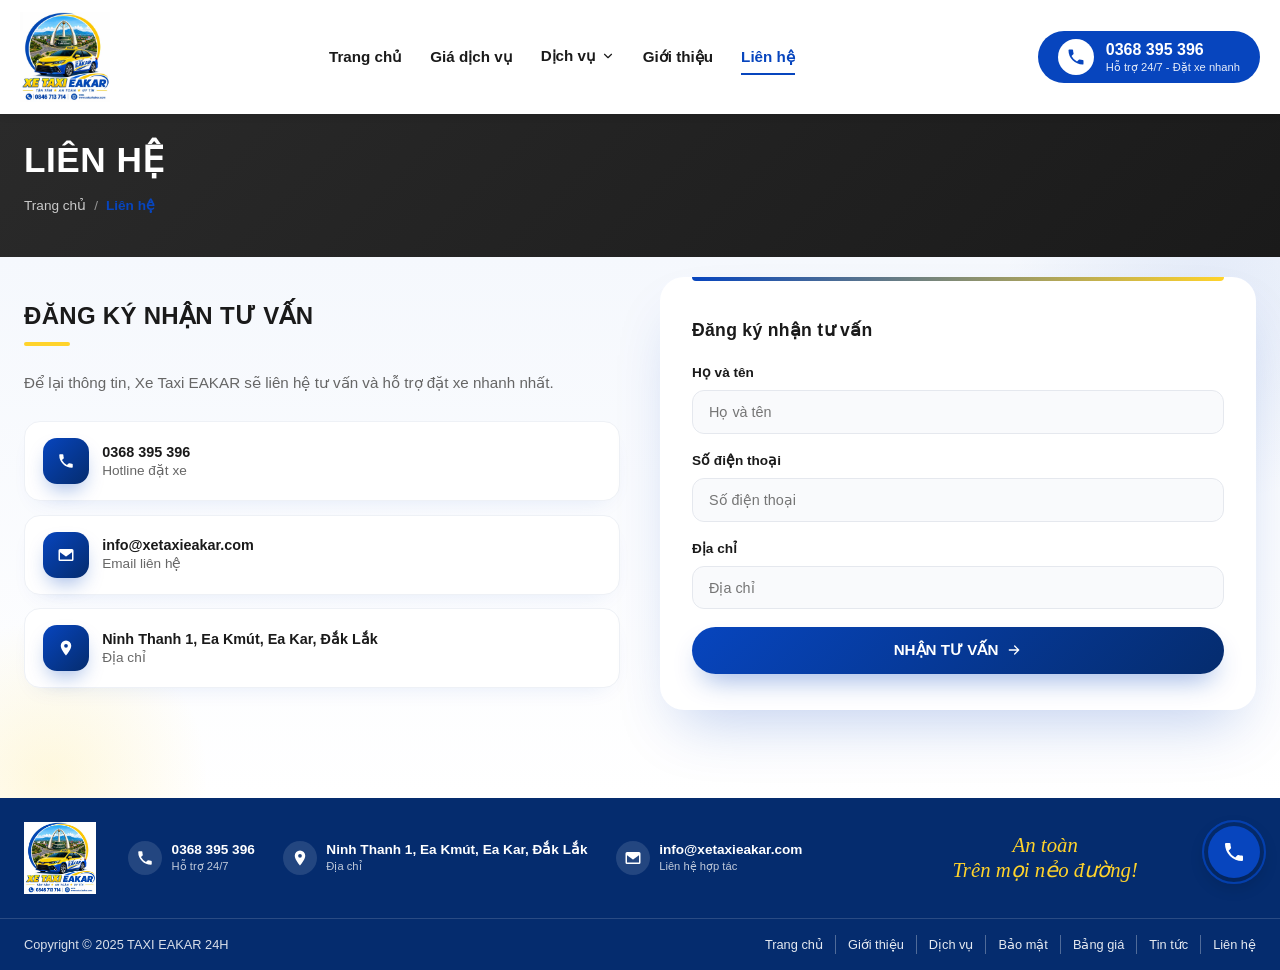
<file: html/lien-he.html>
<!DOCTYPE html>
<html lang="vi">
<head>
  <meta charset="UTF-8">
  <meta name="viewport" content="width=device-width, initial-scale=1.0">
  <title>Liên Hệ - Xe Taxi Eakar</title>
  <meta name="description" content="Liên hệ Xe Taxi Eakar để đặt xe hoặc nhận tư vấn dịch vụ taxi tại Ea Kar, Đắk Lắk. Hotline hỗ trợ 24/7: 0368 395 396.">
  <link rel="icon" href="assets/icons/favicon.ico" sizes="any">
  <link rel="icon" type="image/png" sizes="32x32" href="assets/icons/favicon-32x32.png">
  <link rel="icon" type="image/png" sizes="16x16" href="assets/icons/favicon-16x16.png">
  <link rel="apple-touch-icon" href="assets/icons/apple-touch-icon.png">
  <link rel="stylesheet" href="style.css">
</head>
<body>

  <!-- ==========================================
       HEADER
       ========================================== -->
  <header class="site-header">
    <div class="header-inner">
      <a href="/" class="logo">
        <img
          src="assets/icons/logo-xetaxieakar.png"
          alt="Xe Taxi Eakar"
          class="logo-icon"
        />
      </a>

      <nav class="main-nav" id="main-nav">
        <button type="button" class="nav-close" aria-label="Đóng menu">
          <svg viewBox="0 0 24 24" width="20" height="20" fill="none" stroke="currentColor" stroke-width="2" stroke-linecap="round"><path d="M6 6l12 12M18 6L6 18"></path></svg>
        </button>
        <ul>
          <li><a href="/">Trang chủ</a></li>
          <li><a href="/gia-dich-vu">Giá dịch vụ</a></li>
          <li class="has-dropdown">
            <a href="#" class="nav-dropdown-toggle" aria-haspopup="true" aria-expanded="false">
              Dịch vụ
              <svg viewBox="0 0 24 24" width="14" height="14" fill="none" stroke="currentColor" stroke-width="2" stroke-linecap="round" stroke-linejoin="round" aria-hidden="true"><path d="M6 9l6 6 6-6" /></svg>
            </a>
            <div class="nav-dropdown">
              <a href="/van-chuyen-hanh-khach">Vận chuyển hành khách</a>
              <a href="/dua-don-san-bay">Đưa đón sân bay</a>
              <a href="/xe-hop-dong-du-lich">Xe hợp đồng du lịch</a>
              <a href="/gia-dich-vu">Xem bảng giá đầy đủ</a>
            </div>
          </li>
          <li><a href="/gioi-thieu">Giới thiệu</a></li>
          <li><a href="/lien-he" class="active">Liên hệ</a></li>
        </ul>
      </nav>

      <div class="nav-overlay" id="navOverlay"></div>

      <a href="tel:0368395396" class="contact-btn">
        <span class="contact-icon">
          <svg viewBox="0 0 24 24" width="20" height="20" fill="currentColor" aria-hidden="true">
            <path d="M6.62 10.79a15.05 15.05 0 0 0 6.59 6.59l2.2-2.2a1 1 0 0 1 1.01-.24 11.36 11.36 0 0 0 3.57.57 1 1 0 0 1 1 1V20a1 1 0 0 1-1 1A17 17 0 0 1 3 4a1 1 0 0 1 1-1h3.5a1 1 0 0 1 1 1 11.36 11.36 0 0 0 .57 3.57 1 1 0 0 1-.25 1.01z" />
          </svg>
        </span>
        <span class="contact-text">
          <strong>0368 395 396</strong>
          <small>Hỗ trợ 24/7 - Đặt xe nhanh</small>
        </span>
      </a>

      <a href="tel:0368395396" class="contact-btn-mobile" aria-label="Gọi 0368 395 396">
        <svg viewBox="0 0 24 24" width="18" height="18" fill="currentColor" aria-hidden="true">
          <path d="M6.62 10.79a15.05 15.05 0 0 0 6.59 6.59l2.2-2.2a1 1 0 0 1 1.01-.24 11.36 11.36 0 0 0 3.57.57 1 1 0 0 1 1 1V20a1 1 0 0 1-1 1A17 17 0 0 1 3 4a1 1 0 0 1 1-1h3.5a1 1 0 0 1 1 1 11.36 11.36 0 0 0 .57 3.57 1 1 0 0 1-.25 1.01z" />
        </svg>
        <span class="contact-btn-mobile-text">0368 395 396</span>
      </a>

      <button class="nav-toggle" type="button" aria-label="Mở menu" aria-controls="main-nav" aria-expanded="false">
        <svg viewBox="0 0 24 24" width="24" height="24" fill="currentColor" aria-hidden="true">
          <path d="M3 6h18v2H3zM3 11h18v2H3zM3 16h18v2H3z" />
        </svg>
      </button>
    </div>
  </header>

  <!-- ==========================================
       MAIN CONTENT — Liên hệ Xe Taxi Eakar
       ========================================== -->
  <main>

    <section class="page-banner">
      <div class="page-banner-inner">
        <h1>LIÊN HỆ</h1>
        <nav class="breadcrumb" aria-label="breadcrumb">
          <a href="/">Trang chủ</a>
          <span>/</span>
          <span>Liên hệ</span>
        </nav>
      </div>
    </section>

    <section class="contact-page">
      <div class="contact-inner">
        <div class="contact-grid">
          <div class="contact-info">
            <div class="section-heading">
              <h2 class="section-title">ĐĂNG KÝ NHẬN TƯ VẤN</h2>
              <span class="section-title-bar"></span>
            </div>

            <p class="contact-desc">Để lại thông tin, Xe Taxi EAKAR sẽ liên hệ tư vấn và hỗ trợ đặt xe nhanh nhất.</p>

            <div class="contact-detail-list">
              <div class="contact-detail-item">
                <span class="contact-detail-icon">
                  <svg viewBox="0 0 24 24" width="18" height="18" fill="currentColor" aria-hidden="true">
                    <path d="M6.62 10.79a15.05 15.05 0 0 0 6.59 6.59l2.2-2.2a1 1 0 0 1 1.01-.24 11.36 11.36 0 0 0 3.57.57 1 1 0 0 1 1 1V20a1 1 0 0 1-1 1A17 17 0 0 1 3 4a1 1 0 0 1 1-1h3.5a1 1 0 0 1 1 1 11.36 11.36 0 0 0 .57 3.57 1 1 0 0 1-.25 1.01z" />
                  </svg>
                </span>
                <span class="contact-detail-text">
                  <strong>0368 395 396</strong>
                  <span>Hotline đặt xe</span>
                </span>
              </div>

              <div class="contact-detail-item">
                <span class="contact-detail-icon">
                  <svg viewBox="0 0 24 24" width="18" height="18" fill="currentColor" aria-hidden="true">
                    <path d="M4 4h16a2 2 0 0 1 2 2v12a2 2 0 0 1-2 2H4a2 2 0 0 1-2-2V6a2 2 0 0 1 2-2zm0 2.24V6l8 5.99L20 6v-.01L12 12 4 6.24zM4 8.24V18h16V8.24l-7.4 5.55a1 1 0 0 1-1.2 0L4 8.24z" />
                  </svg>
                </span>
                <span class="contact-detail-text">
                  <strong>info@xetaxieakar.com</strong>
                  <span>Email liên hệ</span>
                </span>
              </div>

              <div class="contact-detail-item">
                <span class="contact-detail-icon">
                  <svg viewBox="0 0 24 24" width="18" height="18" fill="currentColor" aria-hidden="true">
                    <path d="M12 2a7 7 0 0 0-7 7c0 5.25 7 13 7 13s7-7.75 7-13a7 7 0 0 0-7-7zm0 9.5A2.5 2.5 0 1 1 12 6.5a2.5 2.5 0 0 1 0 5z" />
                  </svg>
                </span>
                <span class="contact-detail-text">
                  <strong>Ninh Thanh 1, Ea Kmút, Ea Kar, Đắk Lắk</strong>
                  <span>Địa chỉ</span>
                </span>
              </div>
            </div>
          </div>

          <div class="contact-form-wrap">
            <div class="section-heading">
              <h2 class="section-title contact-form-title">Đăng ký nhận tư vấn</h2>
            </div>

            <form class="contact-form" id="dangkyForm" novalidate>
              <div class="form-group">
                <label for="dk-name">Họ và tên</label>
                <input type="text" id="dk-name" name="full_name" placeholder="Họ và tên">
              </div>

              <div class="form-group">
                <label for="dk-phone">Số điện thoại</label>
                <input type="tel" id="dk-phone" name="phone_number" placeholder="Số điện thoại">
              </div>

              <div class="form-group">
                <label for="dk-address">Địa chỉ</label>
                <input type="text" id="dk-address" name="address" placeholder="Địa chỉ">
              </div>

              <button type="submit" class="contact-submit">
                NHẬN TƯ VẤN
                <svg viewBox="0 0 24 24" width="16" height="16" fill="none" stroke="currentColor" stroke-width="2" stroke-linecap="round" stroke-linejoin="round" aria-hidden="true">
                  <path d="M5 12h14M13 6l6 6-6 6" />
                </svg>
              </button>
            </form>
          </div>
        </div>
      </div>
    </section>

  </main>

  <!-- ==========================================
       FOOTER
       ========================================== -->
  <footer class="site-footer">
    <div class="footer-top">
      <div class="footer-top-inner">
        <a href="/" class="footer-logo">
          <img src="assets/icons/logo-xetaxieakar.png" alt="Xe Taxi Eakar" class="footer-logo-icon">
        </a>

        <div class="footer-info">
          <div class="footer-info-item">
            <span class="footer-info-icon">
              <svg viewBox="0 0 24 24" width="18" height="18" fill="currentColor" aria-hidden="true">
                <path d="M6.62 10.79a15.05 15.05 0 0 0 6.59 6.59l2.2-2.2a1 1 0 0 1 1.01-.24 11.36 11.36 0 0 0 3.57.57 1 1 0 0 1 1 1V20a1 1 0 0 1-1 1A17 17 0 0 1 3 4a1 1 0 0 1 1-1h3.5a1 1 0 0 1 1 1 11.36 11.36 0 0 0 .57 3.57 1 1 0 0 1-.25 1.01z" />
              </svg>
            </span>
            <span class="footer-info-text">
              <strong>0368 395 396</strong>
              <span>Hỗ trợ 24/7</span>
            </span>
          </div>

          <div class="footer-info-item">
            <span class="footer-info-icon">
              <svg viewBox="0 0 24 24" width="18" height="18" fill="currentColor" aria-hidden="true">
                <path d="M12 2a7 7 0 0 0-7 7c0 5.25 7 13 7 13s7-7.75 7-13a7 7 0 0 0-7-7zm0 9.5A2.5 2.5 0 1 1 12 6.5a2.5 2.5 0 0 1 0 5z" />
              </svg>
            </span>
            <span class="footer-info-text">
              <strong>Ninh Thanh 1, Ea Kmút, Ea Kar, Đắk Lắk</strong>
              <span>Địa chỉ</span>
            </span>
          </div>

          <div class="footer-info-item">
            <span class="footer-info-icon">
              <svg viewBox="0 0 24 24" width="18" height="18" fill="currentColor" aria-hidden="true">
                <path d="M4 4h16a2 2 0 0 1 2 2v12a2 2 0 0 1-2 2H4a2 2 0 0 1-2-2V6a2 2 0 0 1 2-2zm0 2.24V6l8 5.99L20 6v-.01L12 12 4 6.24zM4 8.24V18h16V8.24l-7.4 5.55a1 1 0 0 1-1.2 0L4 8.24z" />
              </svg>
            </span>
            <span class="footer-info-text">
              <strong>info@xetaxieakar.com</strong>
              <span>Liên hệ hợp tác</span>
            </span>
          </div>
        </div>

        <div class="footer-tagline">
          <span class="footer-tagline-line1">An toàn</span>
          <span class="footer-tagline-line2">Trên mọi nẻo đường!</span>
        </div>
      </div>
    </div>

    <div class="footer-bottom">
      <div class="footer-bottom-inner">
        <span class="footer-copy">Copyright © 2025 TAXI EAKAR 24H</span>
        <nav class="footer-nav">
          <a href="/">Trang chủ</a>
          <a href="/gioi-thieu">Giới thiệu</a>
          <a href="/dich-vu">Dịch vụ</a>
          <a href="/bao-mat">Bảo mật</a>
          <a href="/gia-dich-vu">Bảng giá</a>
          <a href="#">Tin tức</a>
          <a href="/lien-he">Liên hệ</a>
        </nav>
      </div>
    </div>
  </footer>

  <div class="contact-float">
    <a href="tel:0368395396" class="contact-float-btn contact-float-phone" aria-label="Gọi hotline 0368 395 396">
      <span class="contact-float-icon">
        <svg viewBox="0 0 24 24" width="24" height="24" fill="currentColor" aria-hidden="true">
          <path d="M6.62 10.79a15.05 15.05 0 0 0 6.59 6.59l2.2-2.2a1 1 0 0 1 1.01-.24 11.36 11.36 0 0 0 3.57.57 1 1 0 0 1 1 1V20a1 1 0 0 1-1 1A17 17 0 0 1 3 4a1 1 0 0 1 1-1h3.5a1 1 0 0 1 1 1 11.36 11.36 0 0 0 .57 3.57 1 1 0 0 1-.25 1.01z" />
        </svg>
      </span>
      <span class="contact-float-label">Đặt xe ngay</span>
    </a>
  </div>

  <script src="main.js" defer></script>
</body>
</html>
</file>
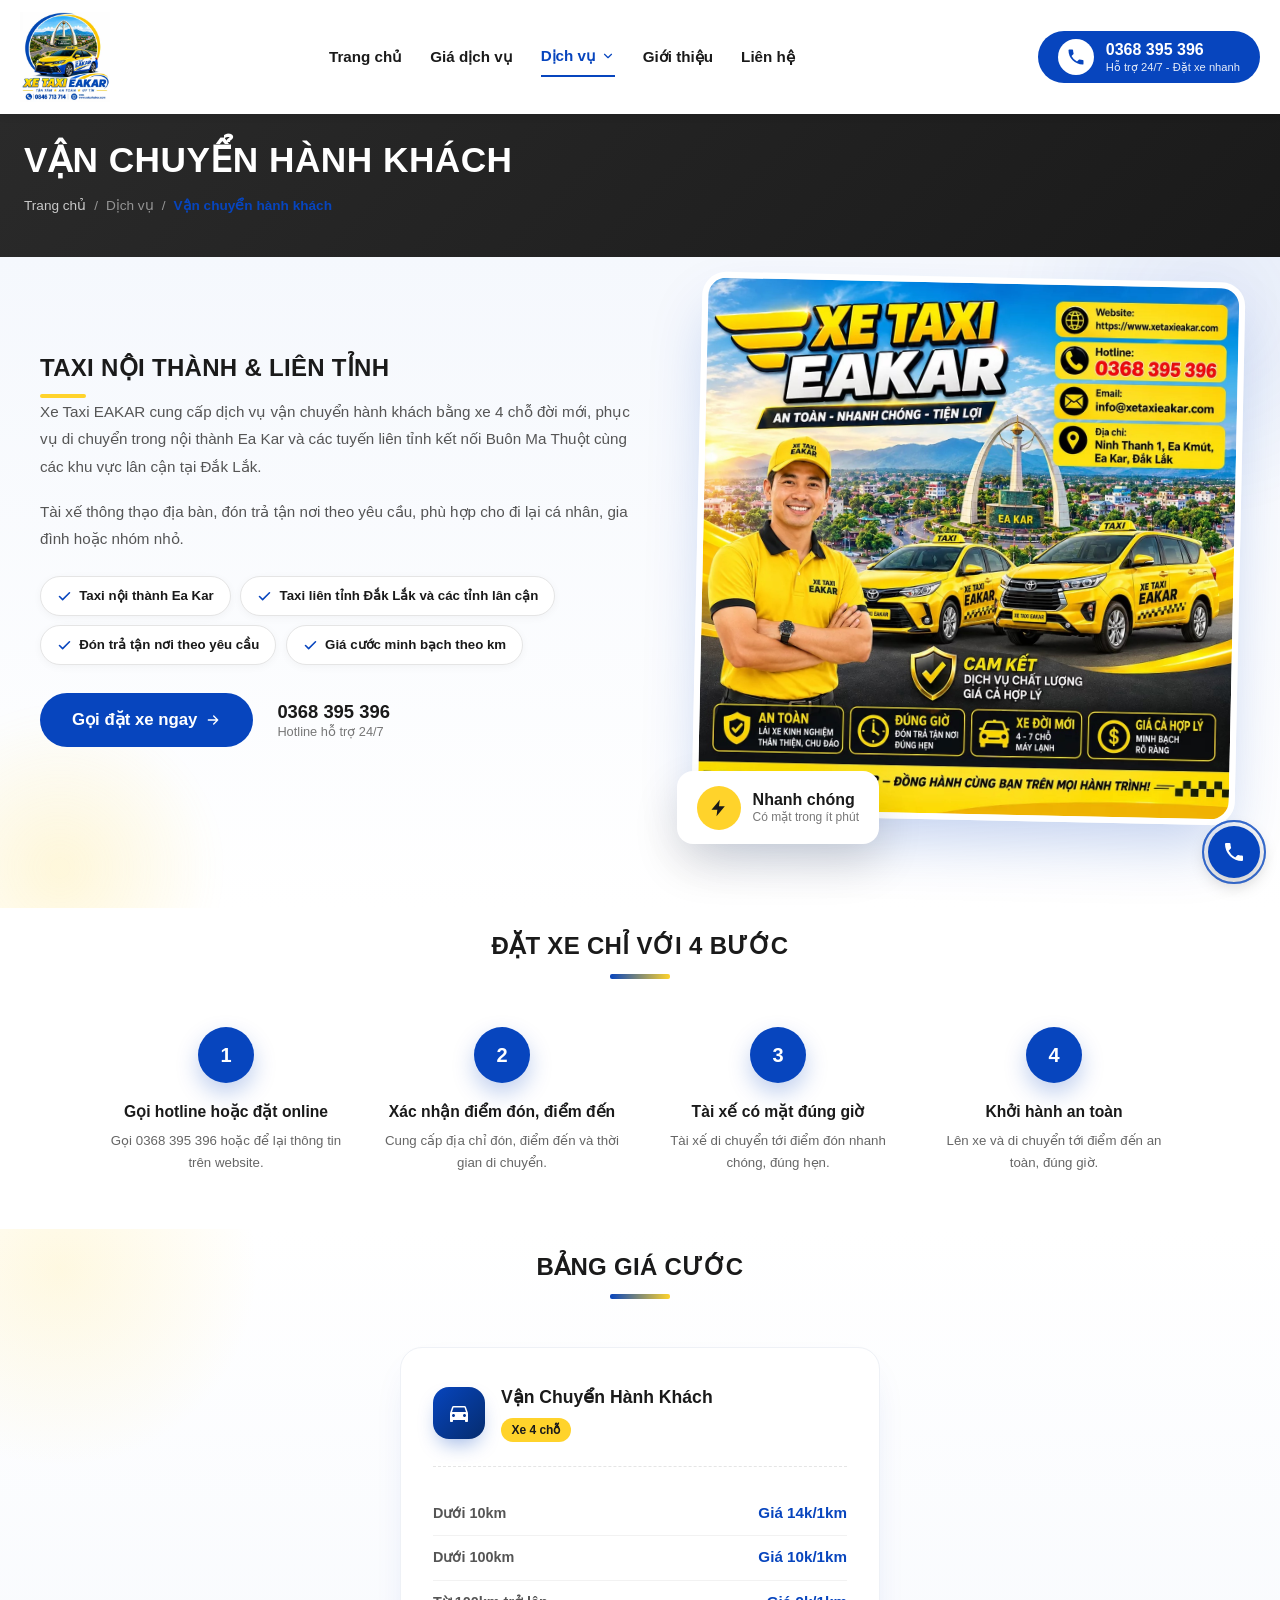
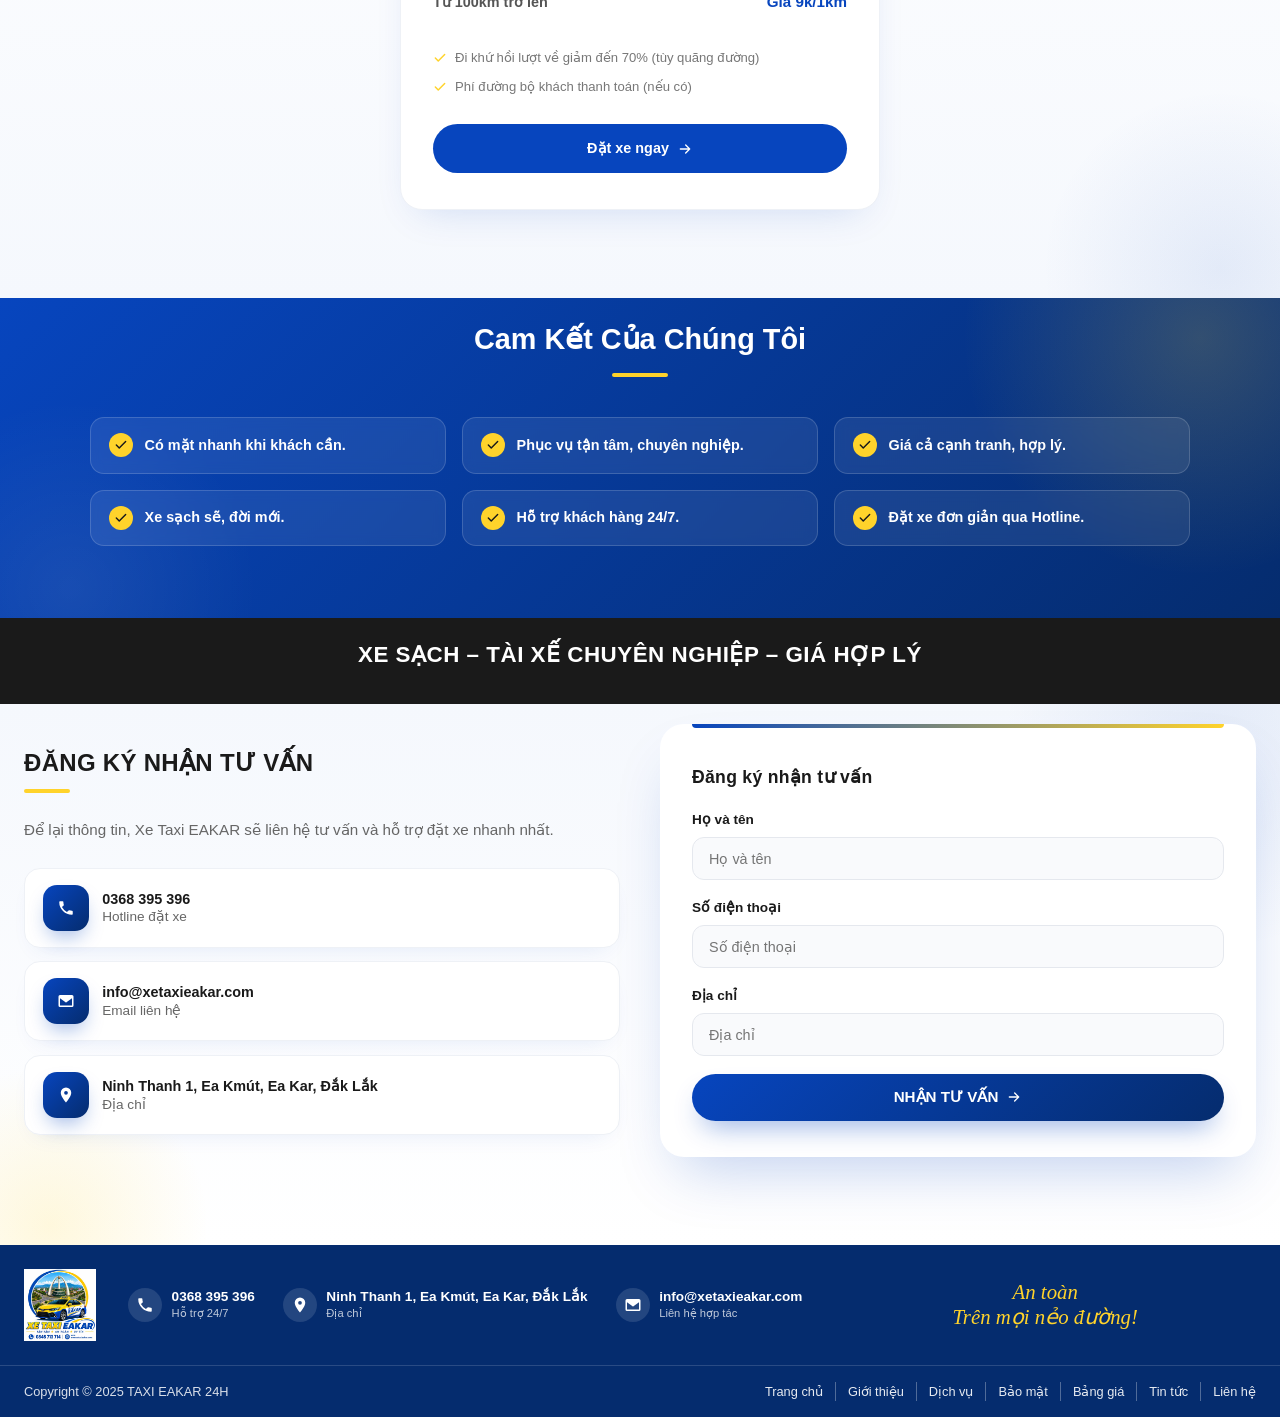
<file: html/van-chuyen-hanh-khach.html>
<!DOCTYPE html>
<html lang="vi">
<head>
  <meta charset="UTF-8">
  <meta name="viewport" content="width=device-width, initial-scale=1.0">
  <title>Vận Chuyển Hành Khách - Xe Taxi Eakar</title>
  <meta name="description" content="Dịch vụ vận chuyển hành khách Xe Taxi Eakar: taxi nội thành Ea Kar, taxi liên tỉnh Đắk Lắk, xe 4 chỗ đời mới, giá cước minh bạch theo km. Hotline 0368 395 396.">
  <link rel="icon" href="assets/icons/favicon.ico" sizes="any">
  <link rel="icon" type="image/png" sizes="32x32" href="assets/icons/favicon-32x32.png">
  <link rel="icon" type="image/png" sizes="16x16" href="assets/icons/favicon-16x16.png">
  <link rel="apple-touch-icon" href="assets/icons/apple-touch-icon.png">
  <link rel="stylesheet" href="style.css">
</head>
<body>

  <!-- ==========================================
       HEADER
       ========================================== -->
  <header class="site-header">
    <div class="header-inner">
      <a href="/" class="logo">
        <img
          src="assets/icons/logo-xetaxieakar.png"
          alt="Xe Taxi Eakar"
          class="logo-icon"
        />
      </a>

      <nav class="main-nav" id="main-nav">
        <button type="button" class="nav-close" aria-label="Đóng menu">
          <svg viewBox="0 0 24 24" width="20" height="20" fill="none" stroke="currentColor" stroke-width="2" stroke-linecap="round"><path d="M6 6l12 12M18 6L6 18"></path></svg>
        </button>
        <ul>
          <li><a href="/">Trang chủ</a></li>
          <li><a href="/gia-dich-vu">Giá dịch vụ</a></li>
          <li class="has-dropdown">
            <a href="#" class="nav-dropdown-toggle active" aria-haspopup="true" aria-expanded="false">
              Dịch vụ
              <svg viewBox="0 0 24 24" width="14" height="14" fill="none" stroke="currentColor" stroke-width="2" stroke-linecap="round" stroke-linejoin="round" aria-hidden="true"><path d="M6 9l6 6 6-6" /></svg>
            </a>
            <div class="nav-dropdown">
              <a href="/van-chuyen-hanh-khach" class="active">Vận chuyển hành khách</a>
              <a href="/dua-don-san-bay">Đưa đón sân bay</a>
              <a href="/xe-hop-dong-du-lich">Xe hợp đồng du lịch</a>
              <a href="/gia-dich-vu">Xem bảng giá đầy đủ</a>
            </div>
          </li>
          <li><a href="/gioi-thieu">Giới thiệu</a></li>
          <li><a href="/lien-he">Liên hệ</a></li>
        </ul>
      </nav>

      <div class="nav-overlay" id="navOverlay"></div>

      <a href="tel:0368395396" class="contact-btn">
        <span class="contact-icon">
          <svg viewBox="0 0 24 24" width="20" height="20" fill="currentColor" aria-hidden="true">
            <path d="M6.62 10.79a15.05 15.05 0 0 0 6.59 6.59l2.2-2.2a1 1 0 0 1 1.01-.24 11.36 11.36 0 0 0 3.57.57 1 1 0 0 1 1 1V20a1 1 0 0 1-1 1A17 17 0 0 1 3 4a1 1 0 0 1 1-1h3.5a1 1 0 0 1 1 1 11.36 11.36 0 0 0 .57 3.57 1 1 0 0 1-.25 1.01z" />
          </svg>
        </span>
        <span class="contact-text">
          <strong>0368 395 396</strong>
          <small>Hỗ trợ 24/7 - Đặt xe nhanh</small>
        </span>
      </a>

      <a href="tel:0368395396" class="contact-btn-mobile" aria-label="Gọi 0368 395 396">
        <svg viewBox="0 0 24 24" width="18" height="18" fill="currentColor" aria-hidden="true">
          <path d="M6.62 10.79a15.05 15.05 0 0 0 6.59 6.59l2.2-2.2a1 1 0 0 1 1.01-.24 11.36 11.36 0 0 0 3.57.57 1 1 0 0 1 1 1V20a1 1 0 0 1-1 1A17 17 0 0 1 3 4a1 1 0 0 1 1-1h3.5a1 1 0 0 1 1 1 11.36 11.36 0 0 0 .57 3.57 1 1 0 0 1-.25 1.01z" />
        </svg>
        <span class="contact-btn-mobile-text">0368 395 396</span>
      </a>

      <button class="nav-toggle" type="button" aria-label="Mở menu" aria-controls="main-nav" aria-expanded="false">
        <svg viewBox="0 0 24 24" width="24" height="24" fill="currentColor" aria-hidden="true">
          <path d="M3 6h18v2H3zM3 11h18v2H3zM3 16h18v2H3z" />
        </svg>
      </button>
    </div>
  </header>

  <!-- ==========================================
       MAIN CONTENT — Dịch vụ: Vận chuyển hành khách
       ========================================== -->
  <main>

    <section class="page-banner">
      <div class="page-banner-inner">
        <h1>VẬN CHUYỂN HÀNH KHÁCH</h1>
        <nav class="breadcrumb" aria-label="breadcrumb">
          <a href="/">Trang chủ</a>
          <span>/</span>
          <span>Dịch vụ</span>
          <span>/</span>
          <span>Vận chuyển hành khách</span>
        </nav>
      </div>
    </section>

    <section class="intro-section">
      <div class="intro-inner">
        <div class="intro-grid">
          <div class="intro-text">
            <div class="section-heading">
              <h2 class="section-title">TAXI NỘI THÀNH &amp; LIÊN TỈNH</h2>
              <span class="section-title-bar"></span>
            </div>

            <p>Xe Taxi EAKAR cung cấp dịch vụ vận chuyển hành khách bằng xe 4 chỗ đời mới, phục vụ di chuyển trong nội thành Ea Kar và các tuyến liên tỉnh kết nối Buôn Ma Thuột cùng các khu vực lân cận tại Đắk Lắk.</p>

            <p>Tài xế thông thạo địa bàn, đón trả tận nơi theo yêu cầu, phù hợp cho đi lại cá nhân, gia đình hoặc nhóm nhỏ.</p>

            <div class="intro-services">
              <span class="intro-service-chip">
                <svg viewBox="0 0 24 24" width="15" height="15" fill="none" stroke="currentColor" stroke-width="2.5" stroke-linecap="round" stroke-linejoin="round" aria-hidden="true"><path d="M20 6L9 17l-5-5" /></svg>
                Taxi nội thành Ea Kar
              </span>
              <span class="intro-service-chip">
                <svg viewBox="0 0 24 24" width="15" height="15" fill="none" stroke="currentColor" stroke-width="2.5" stroke-linecap="round" stroke-linejoin="round" aria-hidden="true"><path d="M20 6L9 17l-5-5" /></svg>
                Taxi liên tỉnh Đắk Lắk và các tỉnh lân cận
              </span>
              <span class="intro-service-chip">
                <svg viewBox="0 0 24 24" width="15" height="15" fill="none" stroke="currentColor" stroke-width="2.5" stroke-linecap="round" stroke-linejoin="round" aria-hidden="true"><path d="M20 6L9 17l-5-5" /></svg>
                Đón trả tận nơi theo yêu cầu
              </span>
              <span class="intro-service-chip">
                <svg viewBox="0 0 24 24" width="15" height="15" fill="none" stroke="currentColor" stroke-width="2.5" stroke-linecap="round" stroke-linejoin="round" aria-hidden="true"><path d="M20 6L9 17l-5-5" /></svg>
                Giá cước minh bạch theo km
              </span>
            </div>

            <div class="intro-cta-row">
              <a href="tel:0368395396" class="hero-cta">
                Gọi đặt xe ngay
                <svg viewBox="0 0 24 24" width="16" height="16" fill="none" stroke="currentColor" stroke-width="2" stroke-linecap="round" stroke-linejoin="round" aria-hidden="true">
                  <path d="M5 12h14M13 6l6 6-6 6" />
                </svg>
              </a>
              <span class="intro-cta-note">
                <strong>0368 395 396</strong>
                <span>Hotline hỗ trợ 24/7</span>
              </span>
            </div>
          </div>

          <div class="intro-media">
            <div class="intro-media-frame">
              <img src="assets/images/pagea-team-banner.jpg" alt="Taxi Eakar - Vận chuyển hành khách nội thành và liên tỉnh">
            </div>
            <div class="intro-badge">
              <span class="intro-badge-icon">
                <svg viewBox="0 0 24 24" width="20" height="20" fill="currentColor" aria-hidden="true">
                  <path d="M13 2L3 14h7l-1 8 10-12h-7l1-8z" />
                </svg>
              </span>
              <span class="intro-badge-text">
                <strong>Nhanh chóng</strong>
                <span>Có mặt trong ít phút</span>
              </span>
            </div>
          </div>
        </div>
      </div>
    </section>

    <section class="process-section">
      <div class="about-inner">
        <div class="section-heading why-us-heading">
          <h2 class="section-title">ĐẶT XE CHỈ VỚI 4 BƯỚC</h2>
          <span class="section-title-bar"></span>
        </div>

        <div class="process-grid">
          <div class="process-step">
            <span class="process-step-num">1</span>
            <h3>Gọi hotline hoặc đặt online</h3>
            <p>Gọi 0368 395 396 hoặc để lại thông tin trên website.</p>
          </div>
          <div class="process-step">
            <span class="process-step-num">2</span>
            <h3>Xác nhận điểm đón, điểm đến</h3>
            <p>Cung cấp địa chỉ đón, điểm đến và thời gian di chuyển.</p>
          </div>
          <div class="process-step">
            <span class="process-step-num">3</span>
            <h3>Tài xế có mặt đúng giờ</h3>
            <p>Tài xế di chuyển tới điểm đón nhanh chóng, đúng hẹn.</p>
          </div>
          <div class="process-step">
            <span class="process-step-num">4</span>
            <h3>Khởi hành an toàn</h3>
            <p>Lên xe và di chuyển tới điểm đến an toàn, đúng giờ.</p>
          </div>
        </div>
      </div>
    </section>

    <section class="price-cards">
      <div class="about-inner">
        <div class="section-heading why-us-heading">
          <h2 class="section-title">BẢNG GIÁ CƯỚC</h2>
          <span class="section-title-bar"></span>
        </div>

        <div class="price-cards-grid single">
          <div class="price-card">
            <div class="price-card-head">
              <span class="price-card-icon">
                <svg viewBox="0 0 24 24" width="24" height="24" fill="currentColor" aria-hidden="true">
                  <path d="M18.92 6.01C18.72 5.42 18.16 5 17.5 5h-11c-.66 0-1.21.42-1.42 1.01L3 12v8c0 .55.45 1 1 1h1c.55 0 1-.45 1-1v-1h12v1c0 .55.45 1 1 1h1c.55 0 1-.45 1-1v-8l-2.08-5.99zM6.5 16c-.83 0-1.5-.67-1.5-1.5S5.67 13 6.5 13s1.5.67 1.5 1.5S7.33 16 6.5 16zm11 0c-.83 0-1.5-.67-1.5-1.5s.67-1.5 1.5-1.5 1.5.67 1.5 1.5-.67 1.5-1.5 1.5zM5 11l1.5-4.5h11L19 11H5z" />
                </svg>
              </span>
              <div>
                <h3>Vận Chuyển Hành Khách</h3>
                <span class="price-vehicle">Xe 4 chỗ</span>
              </div>
            </div>

            <ul class="price-tiers">
              <li class="price-tier">
                <span class="price-tier-label">Dưới 10km</span>
                <span class="price-tier-value">Giá 14k/1km</span>
              </li>
              <li class="price-tier">
                <span class="price-tier-label">Dưới 100km</span>
                <span class="price-tier-value">Giá 10k/1km</span>
              </li>
              <li class="price-tier">
                <span class="price-tier-label">Từ 100km trở lên</span>
                <span class="price-tier-value">Giá 9k/1km</span>
              </li>
            </ul>

            <ul class="price-notes">
              <li>
                <svg viewBox="0 0 24 24" width="14" height="14" fill="none" stroke="currentColor" stroke-width="2.5" stroke-linecap="round" stroke-linejoin="round" aria-hidden="true"><path d="M20 6L9 17l-5-5" /></svg>
                Đi khứ hồi lượt về giảm đến 70% (tùy quãng đường)
              </li>
              <li>
                <svg viewBox="0 0 24 24" width="14" height="14" fill="none" stroke="currentColor" stroke-width="2.5" stroke-linecap="round" stroke-linejoin="round" aria-hidden="true"><path d="M20 6L9 17l-5-5" /></svg>
                Phí đường bộ khách thanh toán (nếu có)
              </li>
            </ul>

            <a href="tel:0368395396" class="price-card-cta">
              Đặt xe ngay
              <svg viewBox="0 0 24 24" width="16" height="16" fill="none" stroke="currentColor" stroke-width="2" stroke-linecap="round" stroke-linejoin="round" aria-hidden="true"><path d="M5 12h14M13 6l6 6-6 6" /></svg>
            </a>
          </div>
        </div>
      </div>
    </section>

    <section class="commitment">
      <div class="commitment-inner">
        <h2>Cam Kết Của Chúng Tôi</h2>
        <span class="commitment-bar"></span>
        <ul class="commitment-list">
          <li><svg viewBox="0 0 24 24" width="16" height="16" fill="none" stroke="currentColor" stroke-width="2.5" stroke-linecap="round" stroke-linejoin="round" aria-hidden="true"><path d="M20 6L9 17l-5-5" /></svg> Có mặt nhanh khi khách cần.</li>
          <li><svg viewBox="0 0 24 24" width="16" height="16" fill="none" stroke="currentColor" stroke-width="2.5" stroke-linecap="round" stroke-linejoin="round" aria-hidden="true"><path d="M20 6L9 17l-5-5" /></svg> Phục vụ tận tâm, chuyên nghiệp.</li>
          <li><svg viewBox="0 0 24 24" width="16" height="16" fill="none" stroke="currentColor" stroke-width="2.5" stroke-linecap="round" stroke-linejoin="round" aria-hidden="true"><path d="M20 6L9 17l-5-5" /></svg> Giá cả cạnh tranh, hợp lý.</li>
          <li><svg viewBox="0 0 24 24" width="16" height="16" fill="none" stroke="currentColor" stroke-width="2.5" stroke-linecap="round" stroke-linejoin="round" aria-hidden="true"><path d="M20 6L9 17l-5-5" /></svg> Xe sạch sẽ, đời mới.</li>
          <li><svg viewBox="0 0 24 24" width="16" height="16" fill="none" stroke="currentColor" stroke-width="2.5" stroke-linecap="round" stroke-linejoin="round" aria-hidden="true"><path d="M20 6L9 17l-5-5" /></svg> Hỗ trợ khách hàng 24/7.</li>
          <li><svg viewBox="0 0 24 24" width="16" height="16" fill="none" stroke="currentColor" stroke-width="2.5" stroke-linecap="round" stroke-linejoin="round" aria-hidden="true"><path d="M20 6L9 17l-5-5" /></svg> Đặt xe đơn giản qua Hotline.</li>
        </ul>
      </div>
    </section>

    <section class="tagline-banner">
      <p>XE SẠCH – TÀI XẾ CHUYÊN NGHIỆP – GIÁ HỢP LÝ</p>
    </section>

    <section class="contact-page">
      <div class="contact-inner">
        <div class="contact-grid">
          <div class="contact-info">
            <div class="section-heading">
              <h2 class="section-title">ĐĂNG KÝ NHẬN TƯ VẤN</h2>
              <span class="section-title-bar"></span>
            </div>

            <p class="contact-desc">Để lại thông tin, Xe Taxi EAKAR sẽ liên hệ tư vấn và hỗ trợ đặt xe nhanh nhất.</p>

            <div class="contact-detail-list">
              <div class="contact-detail-item">
                <span class="contact-detail-icon">
                  <svg viewBox="0 0 24 24" width="18" height="18" fill="currentColor" aria-hidden="true">
                    <path d="M6.62 10.79a15.05 15.05 0 0 0 6.59 6.59l2.2-2.2a1 1 0 0 1 1.01-.24 11.36 11.36 0 0 0 3.57.57 1 1 0 0 1 1 1V20a1 1 0 0 1-1 1A17 17 0 0 1 3 4a1 1 0 0 1 1-1h3.5a1 1 0 0 1 1 1 11.36 11.36 0 0 0 .57 3.57 1 1 0 0 1-.25 1.01z" />
                  </svg>
                </span>
                <span class="contact-detail-text">
                  <strong>0368 395 396</strong>
                  <span>Hotline đặt xe</span>
                </span>
              </div>

              <div class="contact-detail-item">
                <span class="contact-detail-icon">
                  <svg viewBox="0 0 24 24" width="18" height="18" fill="currentColor" aria-hidden="true">
                    <path d="M4 4h16a2 2 0 0 1 2 2v12a2 2 0 0 1-2 2H4a2 2 0 0 1-2-2V6a2 2 0 0 1 2-2zm0 2.24V6l8 5.99L20 6v-.01L12 12 4 6.24zM4 8.24V18h16V8.24l-7.4 5.55a1 1 0 0 1-1.2 0L4 8.24z" />
                  </svg>
                </span>
                <span class="contact-detail-text">
                  <strong>info@xetaxieakar.com</strong>
                  <span>Email liên hệ</span>
                </span>
              </div>

              <div class="contact-detail-item">
                <span class="contact-detail-icon">
                  <svg viewBox="0 0 24 24" width="18" height="18" fill="currentColor" aria-hidden="true">
                    <path d="M12 2a7 7 0 0 0-7 7c0 5.25 7 13 7 13s7-7.75 7-13a7 7 0 0 0-7-7zm0 9.5A2.5 2.5 0 1 1 12 6.5a2.5 2.5 0 0 1 0 5z" />
                  </svg>
                </span>
                <span class="contact-detail-text">
                  <strong>Ninh Thanh 1, Ea Kmút, Ea Kar, Đắk Lắk</strong>
                  <span>Địa chỉ</span>
                </span>
              </div>
            </div>
          </div>

          <div class="contact-form-wrap">
            <div class="section-heading">
              <h2 class="section-title contact-form-title">Đăng ký nhận tư vấn</h2>
            </div>

            <form class="contact-form" id="dangkyForm" novalidate>
              <div class="form-group">
                <label for="dk-name">Họ và tên</label>
                <input type="text" id="dk-name" name="full_name" placeholder="Họ và tên">
              </div>

              <div class="form-group">
                <label for="dk-phone">Số điện thoại</label>
                <input type="tel" id="dk-phone" name="phone_number" placeholder="Số điện thoại">
              </div>

              <div class="form-group">
                <label for="dk-address">Địa chỉ</label>
                <input type="text" id="dk-address" name="address" placeholder="Địa chỉ">
              </div>

              <button type="submit" class="contact-submit">
                NHẬN TƯ VẤN
                <svg viewBox="0 0 24 24" width="16" height="16" fill="none" stroke="currentColor" stroke-width="2" stroke-linecap="round" stroke-linejoin="round" aria-hidden="true">
                  <path d="M5 12h14M13 6l6 6-6 6" />
                </svg>
              </button>
            </form>
          </div>
        </div>
      </div>
    </section>

  </main>

  <!-- ==========================================
       FOOTER
       ========================================== -->
  <footer class="site-footer">
    <div class="footer-top">
      <div class="footer-top-inner">
        <a href="/" class="footer-logo">
          <img src="assets/icons/logo-xetaxieakar.png" alt="Xe Taxi Eakar" class="footer-logo-icon">
        </a>

        <div class="footer-info">
          <div class="footer-info-item">
            <span class="footer-info-icon">
              <svg viewBox="0 0 24 24" width="18" height="18" fill="currentColor" aria-hidden="true">
                <path d="M6.62 10.79a15.05 15.05 0 0 0 6.59 6.59l2.2-2.2a1 1 0 0 1 1.01-.24 11.36 11.36 0 0 0 3.57.57 1 1 0 0 1 1 1V20a1 1 0 0 1-1 1A17 17 0 0 1 3 4a1 1 0 0 1 1-1h3.5a1 1 0 0 1 1 1 11.36 11.36 0 0 0 .57 3.57 1 1 0 0 1-.25 1.01z" />
              </svg>
            </span>
            <span class="footer-info-text">
              <strong>0368 395 396</strong>
              <span>Hỗ trợ 24/7</span>
            </span>
          </div>

          <div class="footer-info-item">
            <span class="footer-info-icon">
              <svg viewBox="0 0 24 24" width="18" height="18" fill="currentColor" aria-hidden="true">
                <path d="M12 2a7 7 0 0 0-7 7c0 5.25 7 13 7 13s7-7.75 7-13a7 7 0 0 0-7-7zm0 9.5A2.5 2.5 0 1 1 12 6.5a2.5 2.5 0 0 1 0 5z" />
              </svg>
            </span>
            <span class="footer-info-text">
              <strong>Ninh Thanh 1, Ea Kmút, Ea Kar, Đắk Lắk</strong>
              <span>Địa chỉ</span>
            </span>
          </div>

          <div class="footer-info-item">
            <span class="footer-info-icon">
              <svg viewBox="0 0 24 24" width="18" height="18" fill="currentColor" aria-hidden="true">
                <path d="M4 4h16a2 2 0 0 1 2 2v12a2 2 0 0 1-2 2H4a2 2 0 0 1-2-2V6a2 2 0 0 1 2-2zm0 2.24V6l8 5.99L20 6v-.01L12 12 4 6.24zM4 8.24V18h16V8.24l-7.4 5.55a1 1 0 0 1-1.2 0L4 8.24z" />
              </svg>
            </span>
            <span class="footer-info-text">
              <strong>info@xetaxieakar.com</strong>
              <span>Liên hệ hợp tác</span>
            </span>
          </div>
        </div>

        <div class="footer-tagline">
          <span class="footer-tagline-line1">An toàn</span>
          <span class="footer-tagline-line2">Trên mọi nẻo đường!</span>
        </div>
      </div>
    </div>

    <div class="footer-bottom">
      <div class="footer-bottom-inner">
        <span class="footer-copy">Copyright © 2025 TAXI EAKAR 24H</span>
        <nav class="footer-nav">
          <a href="/">Trang chủ</a>
          <a href="/gioi-thieu">Giới thiệu</a>
          <a href="/dich-vu">Dịch vụ</a>
          <a href="/bao-mat">Bảo mật</a>
          <a href="/gia-dich-vu">Bảng giá</a>
          <a href="#">Tin tức</a>
          <a href="/lien-he">Liên hệ</a>
        </nav>
      </div>
    </div>
  </footer>

  <div class="contact-float">
    <a href="tel:0368395396" class="contact-float-btn contact-float-phone" aria-label="Gọi hotline 0368 395 396">
      <span class="contact-float-icon">
        <svg viewBox="0 0 24 24" width="24" height="24" fill="currentColor" aria-hidden="true">
          <path d="M6.62 10.79a15.05 15.05 0 0 0 6.59 6.59l2.2-2.2a1 1 0 0 1 1.01-.24 11.36 11.36 0 0 0 3.57.57 1 1 0 0 1 1 1V20a1 1 0 0 1-1 1A17 17 0 0 1 3 4a1 1 0 0 1 1-1h3.5a1 1 0 0 1 1 1 11.36 11.36 0 0 0 .57 3.57 1 1 0 0 1-.25 1.01z" />
        </svg>
      </span>
      <span class="contact-float-label">Đặt xe ngay</span>
    </a>
  </div>

  <script src="main.js" defer></script>
</body>
</html>
</file>
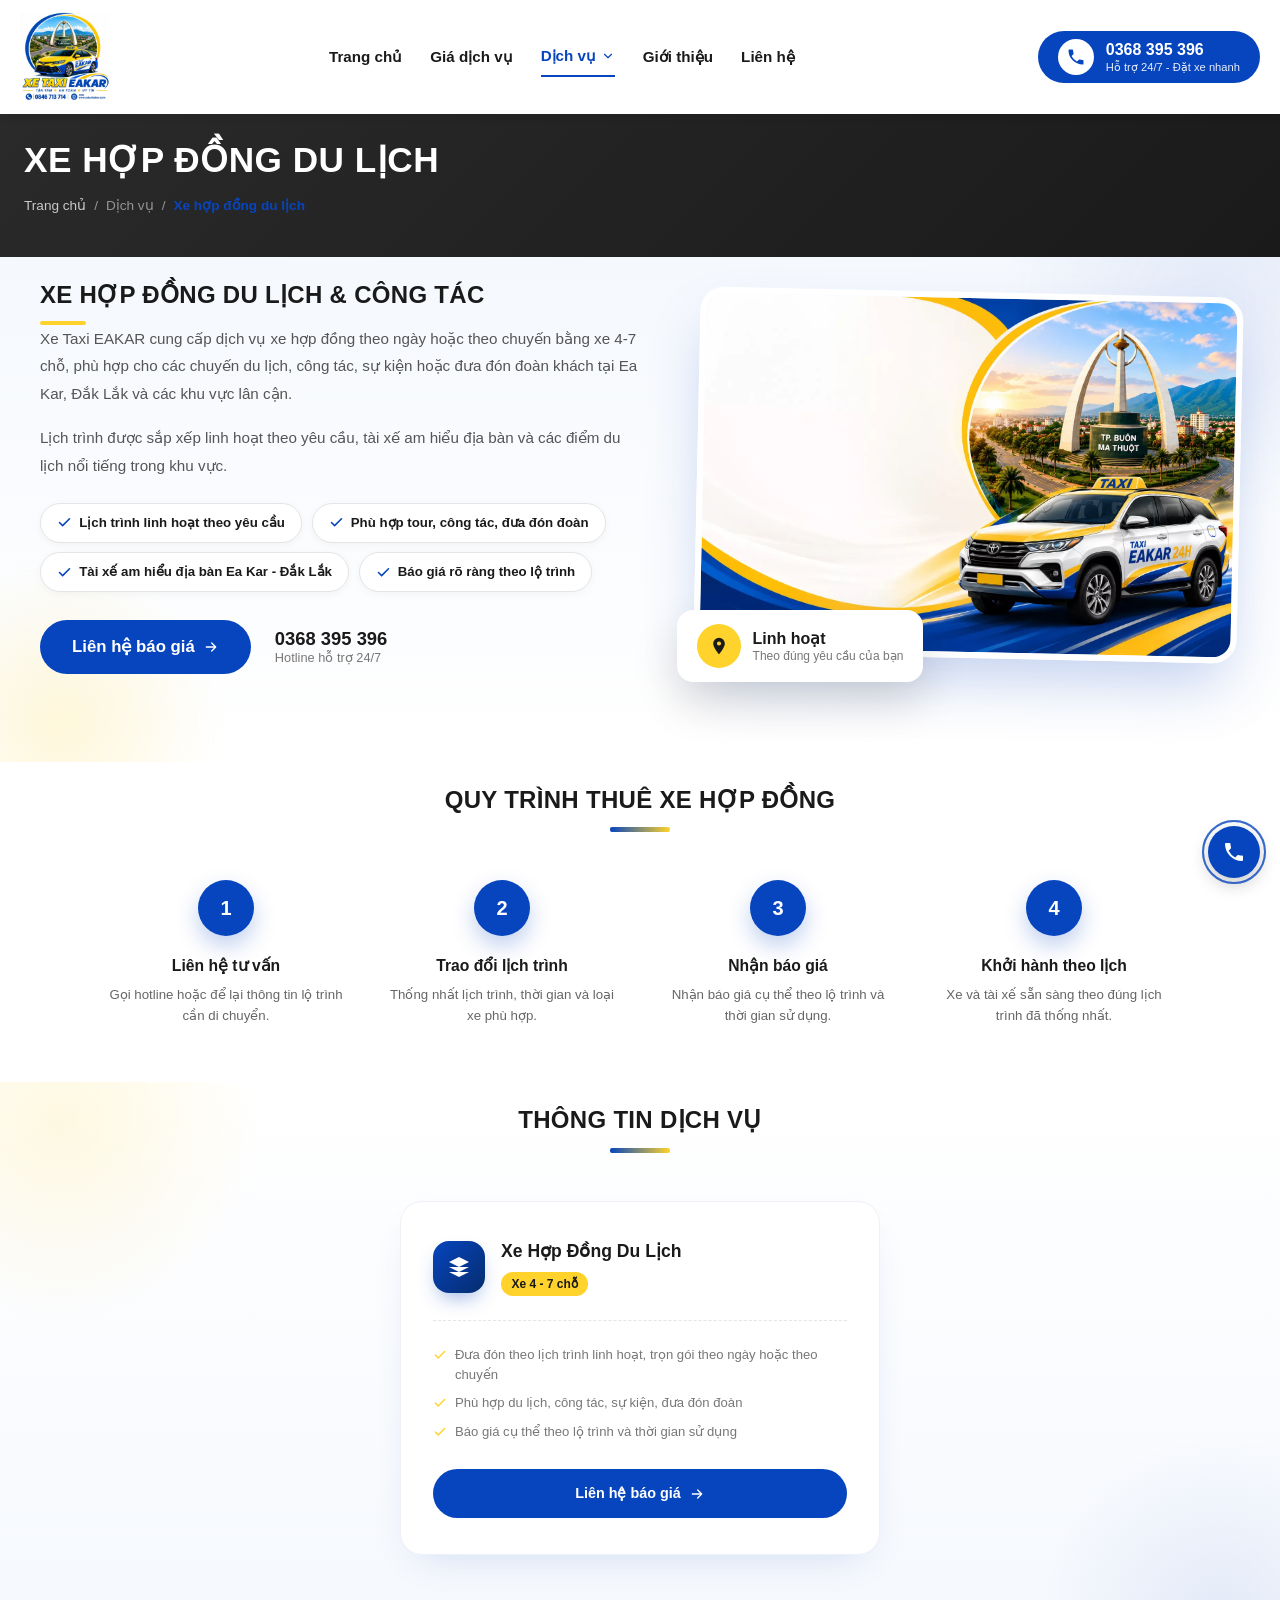
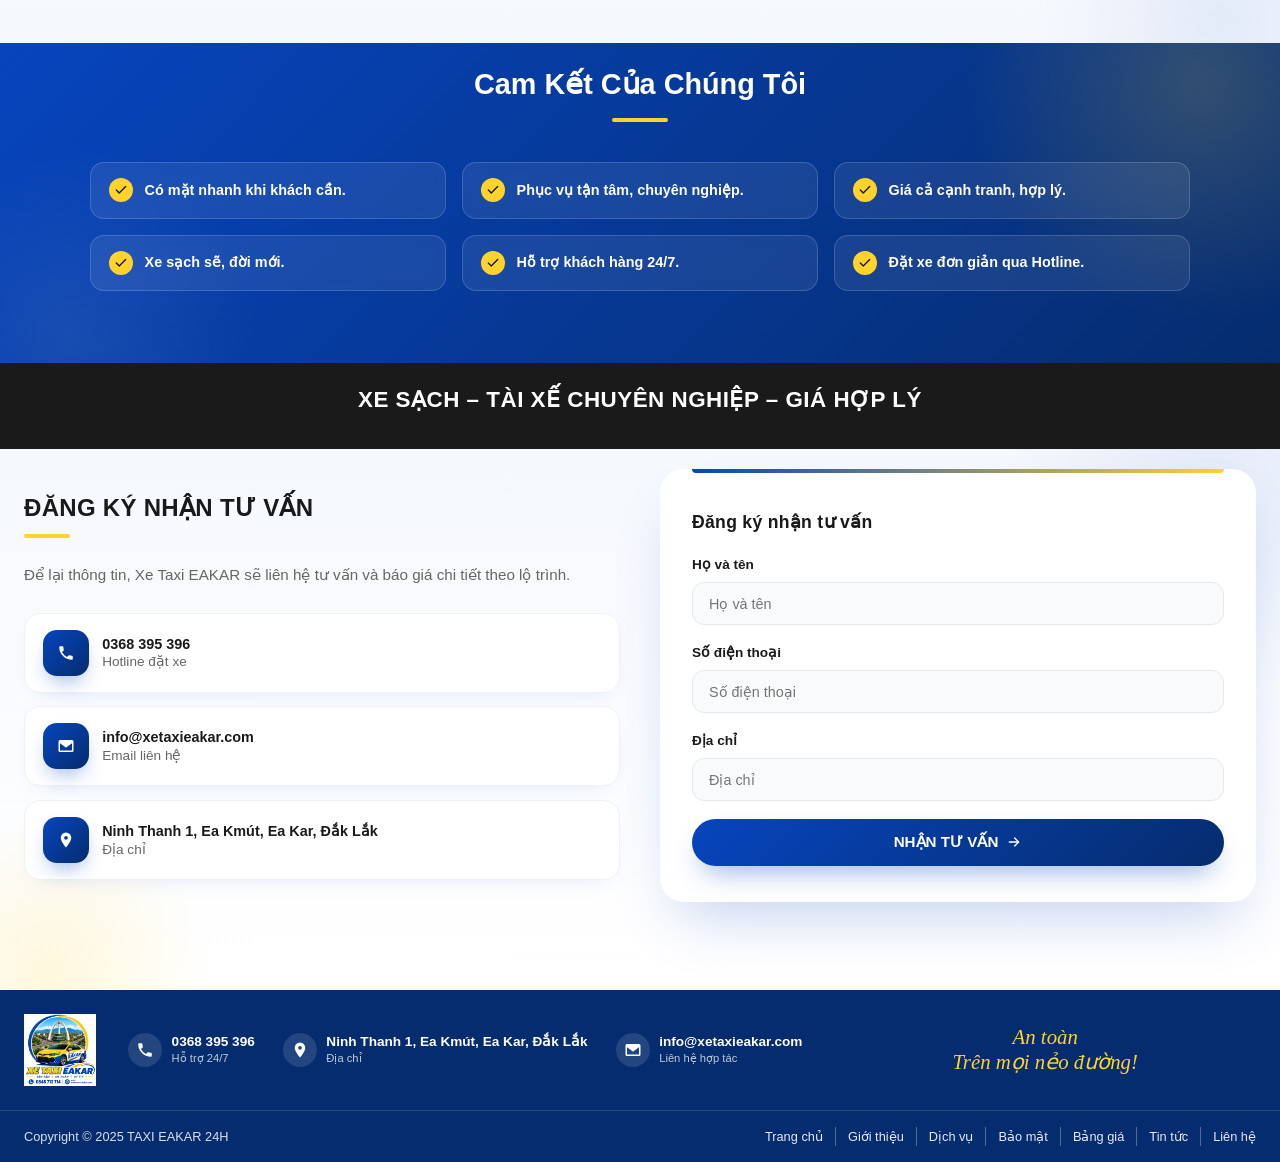
<file: html/xe-hop-dong-du-lich.html>
<!DOCTYPE html>
<html lang="vi">
<head>
  <meta charset="UTF-8">
  <meta name="viewport" content="width=device-width, initial-scale=1.0">
  <title>Xe Hợp Đồng Du Lịch - Xe Taxi Eakar</title>
  <meta name="description" content="Dịch vụ xe hợp đồng du lịch, công tác của Xe Taxi Eakar: xe 4-7 chỗ, lịch trình linh hoạt theo ngày hoặc theo chuyến, báo giá theo lộ trình. Hotline 0368 395 396.">
  <link rel="icon" href="assets/icons/favicon.ico" sizes="any">
  <link rel="icon" type="image/png" sizes="32x32" href="assets/icons/favicon-32x32.png">
  <link rel="icon" type="image/png" sizes="16x16" href="assets/icons/favicon-16x16.png">
  <link rel="apple-touch-icon" href="assets/icons/apple-touch-icon.png">
  <link rel="stylesheet" href="style.css">
</head>
<body>

  <!-- ==========================================
       HEADER
       ========================================== -->
  <header class="site-header">
    <div class="header-inner">
      <a href="/" class="logo">
        <img
          src="assets/icons/logo-xetaxieakar.png"
          alt="Xe Taxi Eakar"
          class="logo-icon"
        />
      </a>

      <nav class="main-nav" id="main-nav">
        <button type="button" class="nav-close" aria-label="Đóng menu">
          <svg viewBox="0 0 24 24" width="20" height="20" fill="none" stroke="currentColor" stroke-width="2" stroke-linecap="round"><path d="M6 6l12 12M18 6L6 18"></path></svg>
        </button>
        <ul>
          <li><a href="/">Trang chủ</a></li>
          <li><a href="/gia-dich-vu">Giá dịch vụ</a></li>
          <li class="has-dropdown">
            <a href="#" class="nav-dropdown-toggle active" aria-haspopup="true" aria-expanded="false">
              Dịch vụ
              <svg viewBox="0 0 24 24" width="14" height="14" fill="none" stroke="currentColor" stroke-width="2" stroke-linecap="round" stroke-linejoin="round" aria-hidden="true"><path d="M6 9l6 6 6-6" /></svg>
            </a>
            <div class="nav-dropdown">
              <a href="/van-chuyen-hanh-khach">Vận chuyển hành khách</a>
              <a href="/dua-don-san-bay">Đưa đón sân bay</a>
              <a href="/xe-hop-dong-du-lich" class="active">Xe hợp đồng du lịch</a>
              <a href="/gia-dich-vu">Xem bảng giá đầy đủ</a>
            </div>
          </li>
          <li><a href="/gioi-thieu">Giới thiệu</a></li>
          <li><a href="/lien-he">Liên hệ</a></li>
        </ul>
      </nav>

      <div class="nav-overlay" id="navOverlay"></div>

      <a href="tel:0368395396" class="contact-btn">
        <span class="contact-icon">
          <svg viewBox="0 0 24 24" width="20" height="20" fill="currentColor" aria-hidden="true">
            <path d="M6.62 10.79a15.05 15.05 0 0 0 6.59 6.59l2.2-2.2a1 1 0 0 1 1.01-.24 11.36 11.36 0 0 0 3.57.57 1 1 0 0 1 1 1V20a1 1 0 0 1-1 1A17 17 0 0 1 3 4a1 1 0 0 1 1-1h3.5a1 1 0 0 1 1 1 11.36 11.36 0 0 0 .57 3.57 1 1 0 0 1-.25 1.01z" />
          </svg>
        </span>
        <span class="contact-text">
          <strong>0368 395 396</strong>
          <small>Hỗ trợ 24/7 - Đặt xe nhanh</small>
        </span>
      </a>

      <a href="tel:0368395396" class="contact-btn-mobile" aria-label="Gọi 0368 395 396">
        <svg viewBox="0 0 24 24" width="18" height="18" fill="currentColor" aria-hidden="true">
          <path d="M6.62 10.79a15.05 15.05 0 0 0 6.59 6.59l2.2-2.2a1 1 0 0 1 1.01-.24 11.36 11.36 0 0 0 3.57.57 1 1 0 0 1 1 1V20a1 1 0 0 1-1 1A17 17 0 0 1 3 4a1 1 0 0 1 1-1h3.5a1 1 0 0 1 1 1 11.36 11.36 0 0 0 .57 3.57 1 1 0 0 1-.25 1.01z" />
        </svg>
        <span class="contact-btn-mobile-text">0368 395 396</span>
      </a>

      <button class="nav-toggle" type="button" aria-label="Mở menu" aria-controls="main-nav" aria-expanded="false">
        <svg viewBox="0 0 24 24" width="24" height="24" fill="currentColor" aria-hidden="true">
          <path d="M3 6h18v2H3zM3 11h18v2H3zM3 16h18v2H3z" />
        </svg>
      </button>
    </div>
  </header>

  <!-- ==========================================
       MAIN CONTENT — Dịch vụ: Xe hợp đồng du lịch
       ========================================== -->
  <main>

    <section class="page-banner">
      <div class="page-banner-inner">
        <h1>XE HỢP ĐỒNG DU LỊCH</h1>
        <nav class="breadcrumb" aria-label="breadcrumb">
          <a href="/">Trang chủ</a>
          <span>/</span>
          <span>Dịch vụ</span>
          <span>/</span>
          <span>Xe hợp đồng du lịch</span>
        </nav>
      </div>
    </section>

    <section class="intro-section">
      <div class="intro-inner">
        <div class="intro-grid">
          <div class="intro-text">
            <div class="section-heading">
              <h2 class="section-title">XE HỢP ĐỒNG DU LỊCH &amp; CÔNG TÁC</h2>
              <span class="section-title-bar"></span>
            </div>

            <p>Xe Taxi EAKAR cung cấp dịch vụ xe hợp đồng theo ngày hoặc theo chuyến bằng xe 4-7 chỗ, phù hợp cho các chuyến du lịch, công tác, sự kiện hoặc đưa đón đoàn khách tại Ea Kar, Đắk Lắk và các khu vực lân cận.</p>

            <p>Lịch trình được sắp xếp linh hoạt theo yêu cầu, tài xế am hiểu địa bàn và các điểm du lịch nổi tiếng trong khu vực.</p>

            <div class="intro-services">
              <span class="intro-service-chip">
                <svg viewBox="0 0 24 24" width="15" height="15" fill="none" stroke="currentColor" stroke-width="2.5" stroke-linecap="round" stroke-linejoin="round" aria-hidden="true"><path d="M20 6L9 17l-5-5" /></svg>
                Lịch trình linh hoạt theo yêu cầu
              </span>
              <span class="intro-service-chip">
                <svg viewBox="0 0 24 24" width="15" height="15" fill="none" stroke="currentColor" stroke-width="2.5" stroke-linecap="round" stroke-linejoin="round" aria-hidden="true"><path d="M20 6L9 17l-5-5" /></svg>
                Phù hợp tour, công tác, đưa đón đoàn
              </span>
              <span class="intro-service-chip">
                <svg viewBox="0 0 24 24" width="15" height="15" fill="none" stroke="currentColor" stroke-width="2.5" stroke-linecap="round" stroke-linejoin="round" aria-hidden="true"><path d="M20 6L9 17l-5-5" /></svg>
                Tài xế am hiểu địa bàn Ea Kar - Đắk Lắk
              </span>
              <span class="intro-service-chip">
                <svg viewBox="0 0 24 24" width="15" height="15" fill="none" stroke="currentColor" stroke-width="2.5" stroke-linecap="round" stroke-linejoin="round" aria-hidden="true"><path d="M20 6L9 17l-5-5" /></svg>
                Báo giá rõ ràng theo lộ trình
              </span>
            </div>

            <div class="intro-cta-row">
              <a href="tel:0368395396" class="hero-cta">
                Liên hệ báo giá
                <svg viewBox="0 0 24 24" width="16" height="16" fill="none" stroke="currentColor" stroke-width="2" stroke-linecap="round" stroke-linejoin="round" aria-hidden="true">
                  <path d="M5 12h14M13 6l6 6-6 6" />
                </svg>
              </a>
              <span class="intro-cta-note">
                <strong>0368 395 396</strong>
                <span>Hotline hỗ trợ 24/7</span>
              </span>
            </div>
          </div>

          <div class="intro-media">
            <div class="intro-media-frame">
              <img src="assets/images/pagea-hero-banner.jpg" alt="Taxi Eakar - Xe hợp đồng du lịch và công tác">
            </div>
            <div class="intro-badge">
              <span class="intro-badge-icon">
                <svg viewBox="0 0 24 24" width="20" height="20" fill="currentColor" aria-hidden="true">
                  <path d="M12 2a7 7 0 0 0-7 7c0 5.25 7 13 7 13s7-7.75 7-13a7 7 0 0 0-7-7zm0 9.5A2.5 2.5 0 1 1 12 6.5a2.5 2.5 0 0 1 0 5z" />
                </svg>
              </span>
              <span class="intro-badge-text">
                <strong>Linh hoạt</strong>
                <span>Theo đúng yêu cầu của bạn</span>
              </span>
            </div>
          </div>
        </div>
      </div>
    </section>

    <section class="process-section">
      <div class="about-inner">
        <div class="section-heading why-us-heading">
          <h2 class="section-title">QUY TRÌNH THUÊ XE HỢP ĐỒNG</h2>
          <span class="section-title-bar"></span>
        </div>

        <div class="process-grid">
          <div class="process-step">
            <span class="process-step-num">1</span>
            <h3>Liên hệ tư vấn</h3>
            <p>Gọi hotline hoặc để lại thông tin lộ trình cần di chuyển.</p>
          </div>
          <div class="process-step">
            <span class="process-step-num">2</span>
            <h3>Trao đổi lịch trình</h3>
            <p>Thống nhất lịch trình, thời gian và loại xe phù hợp.</p>
          </div>
          <div class="process-step">
            <span class="process-step-num">3</span>
            <h3>Nhận báo giá</h3>
            <p>Nhận báo giá cụ thể theo lộ trình và thời gian sử dụng.</p>
          </div>
          <div class="process-step">
            <span class="process-step-num">4</span>
            <h3>Khởi hành theo lịch</h3>
            <p>Xe và tài xế sẵn sàng theo đúng lịch trình đã thống nhất.</p>
          </div>
        </div>
      </div>
    </section>

    <section class="price-cards">
      <div class="about-inner">
        <div class="section-heading why-us-heading">
          <h2 class="section-title">THÔNG TIN DỊCH VỤ</h2>
          <span class="section-title-bar"></span>
        </div>

        <div class="price-cards-grid single">
          <div class="price-card">
            <div class="price-card-head">
              <span class="price-card-icon">
                <svg viewBox="0 0 24 24" width="24" height="24" fill="currentColor" aria-hidden="true">
                  <path d="M12 2 2 7l10 5 10-5-10-5zM2 17l10 5 10-5M2 12l10 5 10-5" />
                </svg>
              </span>
              <div>
                <h3>Xe Hợp Đồng Du Lịch</h3>
                <span class="price-vehicle">Xe 4 - 7 chỗ</span>
              </div>
            </div>

            <ul class="price-notes">
              <li>
                <svg viewBox="0 0 24 24" width="14" height="14" fill="none" stroke="currentColor" stroke-width="2.5" stroke-linecap="round" stroke-linejoin="round" aria-hidden="true"><path d="M20 6L9 17l-5-5" /></svg>
                Đưa đón theo lịch trình linh hoạt, trọn gói theo ngày hoặc theo chuyến
              </li>
              <li>
                <svg viewBox="0 0 24 24" width="14" height="14" fill="none" stroke="currentColor" stroke-width="2.5" stroke-linecap="round" stroke-linejoin="round" aria-hidden="true"><path d="M20 6L9 17l-5-5" /></svg>
                Phù hợp du lịch, công tác, sự kiện, đưa đón đoàn
              </li>
              <li>
                <svg viewBox="0 0 24 24" width="14" height="14" fill="none" stroke="currentColor" stroke-width="2.5" stroke-linecap="round" stroke-linejoin="round" aria-hidden="true"><path d="M20 6L9 17l-5-5" /></svg>
                Báo giá cụ thể theo lộ trình và thời gian sử dụng
              </li>
            </ul>

            <a href="tel:0368395396" class="price-card-cta">
              Liên hệ báo giá
              <svg viewBox="0 0 24 24" width="16" height="16" fill="none" stroke="currentColor" stroke-width="2" stroke-linecap="round" stroke-linejoin="round" aria-hidden="true"><path d="M5 12h14M13 6l6 6-6 6" /></svg>
            </a>
          </div>
        </div>
      </div>
    </section>

    <section class="commitment">
      <div class="commitment-inner">
        <h2>Cam Kết Của Chúng Tôi</h2>
        <span class="commitment-bar"></span>
        <ul class="commitment-list">
          <li><svg viewBox="0 0 24 24" width="16" height="16" fill="none" stroke="currentColor" stroke-width="2.5" stroke-linecap="round" stroke-linejoin="round" aria-hidden="true"><path d="M20 6L9 17l-5-5" /></svg> Có mặt nhanh khi khách cần.</li>
          <li><svg viewBox="0 0 24 24" width="16" height="16" fill="none" stroke="currentColor" stroke-width="2.5" stroke-linecap="round" stroke-linejoin="round" aria-hidden="true"><path d="M20 6L9 17l-5-5" /></svg> Phục vụ tận tâm, chuyên nghiệp.</li>
          <li><svg viewBox="0 0 24 24" width="16" height="16" fill="none" stroke="currentColor" stroke-width="2.5" stroke-linecap="round" stroke-linejoin="round" aria-hidden="true"><path d="M20 6L9 17l-5-5" /></svg> Giá cả cạnh tranh, hợp lý.</li>
          <li><svg viewBox="0 0 24 24" width="16" height="16" fill="none" stroke="currentColor" stroke-width="2.5" stroke-linecap="round" stroke-linejoin="round" aria-hidden="true"><path d="M20 6L9 17l-5-5" /></svg> Xe sạch sẽ, đời mới.</li>
          <li><svg viewBox="0 0 24 24" width="16" height="16" fill="none" stroke="currentColor" stroke-width="2.5" stroke-linecap="round" stroke-linejoin="round" aria-hidden="true"><path d="M20 6L9 17l-5-5" /></svg> Hỗ trợ khách hàng 24/7.</li>
          <li><svg viewBox="0 0 24 24" width="16" height="16" fill="none" stroke="currentColor" stroke-width="2.5" stroke-linecap="round" stroke-linejoin="round" aria-hidden="true"><path d="M20 6L9 17l-5-5" /></svg> Đặt xe đơn giản qua Hotline.</li>
        </ul>
      </div>
    </section>

    <section class="tagline-banner">
      <p>XE SẠCH – TÀI XẾ CHUYÊN NGHIỆP – GIÁ HỢP LÝ</p>
    </section>

    <section class="contact-page">
      <div class="contact-inner">
        <div class="contact-grid">
          <div class="contact-info">
            <div class="section-heading">
              <h2 class="section-title">ĐĂNG KÝ NHẬN TƯ VẤN</h2>
              <span class="section-title-bar"></span>
            </div>

            <p class="contact-desc">Để lại thông tin, Xe Taxi EAKAR sẽ liên hệ tư vấn và báo giá chi tiết theo lộ trình.</p>

            <div class="contact-detail-list">
              <div class="contact-detail-item">
                <span class="contact-detail-icon">
                  <svg viewBox="0 0 24 24" width="18" height="18" fill="currentColor" aria-hidden="true">
                    <path d="M6.62 10.79a15.05 15.05 0 0 0 6.59 6.59l2.2-2.2a1 1 0 0 1 1.01-.24 11.36 11.36 0 0 0 3.57.57 1 1 0 0 1 1 1V20a1 1 0 0 1-1 1A17 17 0 0 1 3 4a1 1 0 0 1 1-1h3.5a1 1 0 0 1 1 1 11.36 11.36 0 0 0 .57 3.57 1 1 0 0 1-.25 1.01z" />
                  </svg>
                </span>
                <span class="contact-detail-text">
                  <strong>0368 395 396</strong>
                  <span>Hotline đặt xe</span>
                </span>
              </div>

              <div class="contact-detail-item">
                <span class="contact-detail-icon">
                  <svg viewBox="0 0 24 24" width="18" height="18" fill="currentColor" aria-hidden="true">
                    <path d="M4 4h16a2 2 0 0 1 2 2v12a2 2 0 0 1-2 2H4a2 2 0 0 1-2-2V6a2 2 0 0 1 2-2zm0 2.24V6l8 5.99L20 6v-.01L12 12 4 6.24zM4 8.24V18h16V8.24l-7.4 5.55a1 1 0 0 1-1.2 0L4 8.24z" />
                  </svg>
                </span>
                <span class="contact-detail-text">
                  <strong>info@xetaxieakar.com</strong>
                  <span>Email liên hệ</span>
                </span>
              </div>

              <div class="contact-detail-item">
                <span class="contact-detail-icon">
                  <svg viewBox="0 0 24 24" width="18" height="18" fill="currentColor" aria-hidden="true">
                    <path d="M12 2a7 7 0 0 0-7 7c0 5.25 7 13 7 13s7-7.75 7-13a7 7 0 0 0-7-7zm0 9.5A2.5 2.5 0 1 1 12 6.5a2.5 2.5 0 0 1 0 5z" />
                  </svg>
                </span>
                <span class="contact-detail-text">
                  <strong>Ninh Thanh 1, Ea Kmút, Ea Kar, Đắk Lắk</strong>
                  <span>Địa chỉ</span>
                </span>
              </div>
            </div>
          </div>

          <div class="contact-form-wrap">
            <div class="section-heading">
              <h2 class="section-title contact-form-title">Đăng ký nhận tư vấn</h2>
            </div>

            <form class="contact-form" id="dangkyForm" novalidate>
              <div class="form-group">
                <label for="dk-name">Họ và tên</label>
                <input type="text" id="dk-name" name="full_name" placeholder="Họ và tên">
              </div>

              <div class="form-group">
                <label for="dk-phone">Số điện thoại</label>
                <input type="tel" id="dk-phone" name="phone_number" placeholder="Số điện thoại">
              </div>

              <div class="form-group">
                <label for="dk-address">Địa chỉ</label>
                <input type="text" id="dk-address" name="address" placeholder="Địa chỉ">
              </div>

              <button type="submit" class="contact-submit">
                NHẬN TƯ VẤN
                <svg viewBox="0 0 24 24" width="16" height="16" fill="none" stroke="currentColor" stroke-width="2" stroke-linecap="round" stroke-linejoin="round" aria-hidden="true">
                  <path d="M5 12h14M13 6l6 6-6 6" />
                </svg>
              </button>
            </form>
          </div>
        </div>
      </div>
    </section>

  </main>

  <!-- ==========================================
       FOOTER
       ========================================== -->
  <footer class="site-footer">
    <div class="footer-top">
      <div class="footer-top-inner">
        <a href="/" class="footer-logo">
          <img src="assets/icons/logo-xetaxieakar.png" alt="Xe Taxi Eakar" class="footer-logo-icon">
        </a>

        <div class="footer-info">
          <div class="footer-info-item">
            <span class="footer-info-icon">
              <svg viewBox="0 0 24 24" width="18" height="18" fill="currentColor" aria-hidden="true">
                <path d="M6.62 10.79a15.05 15.05 0 0 0 6.59 6.59l2.2-2.2a1 1 0 0 1 1.01-.24 11.36 11.36 0 0 0 3.57.57 1 1 0 0 1 1 1V20a1 1 0 0 1-1 1A17 17 0 0 1 3 4a1 1 0 0 1 1-1h3.5a1 1 0 0 1 1 1 11.36 11.36 0 0 0 .57 3.57 1 1 0 0 1-.25 1.01z" />
              </svg>
            </span>
            <span class="footer-info-text">
              <strong>0368 395 396</strong>
              <span>Hỗ trợ 24/7</span>
            </span>
          </div>

          <div class="footer-info-item">
            <span class="footer-info-icon">
              <svg viewBox="0 0 24 24" width="18" height="18" fill="currentColor" aria-hidden="true">
                <path d="M12 2a7 7 0 0 0-7 7c0 5.25 7 13 7 13s7-7.75 7-13a7 7 0 0 0-7-7zm0 9.5A2.5 2.5 0 1 1 12 6.5a2.5 2.5 0 0 1 0 5z" />
              </svg>
            </span>
            <span class="footer-info-text">
              <strong>Ninh Thanh 1, Ea Kmút, Ea Kar, Đắk Lắk</strong>
              <span>Địa chỉ</span>
            </span>
          </div>

          <div class="footer-info-item">
            <span class="footer-info-icon">
              <svg viewBox="0 0 24 24" width="18" height="18" fill="currentColor" aria-hidden="true">
                <path d="M4 4h16a2 2 0 0 1 2 2v12a2 2 0 0 1-2 2H4a2 2 0 0 1-2-2V6a2 2 0 0 1 2-2zm0 2.24V6l8 5.99L20 6v-.01L12 12 4 6.24zM4 8.24V18h16V8.24l-7.4 5.55a1 1 0 0 1-1.2 0L4 8.24z" />
              </svg>
            </span>
            <span class="footer-info-text">
              <strong>info@xetaxieakar.com</strong>
              <span>Liên hệ hợp tác</span>
            </span>
          </div>
        </div>

        <div class="footer-tagline">
          <span class="footer-tagline-line1">An toàn</span>
          <span class="footer-tagline-line2">Trên mọi nẻo đường!</span>
        </div>
      </div>
    </div>

    <div class="footer-bottom">
      <div class="footer-bottom-inner">
        <span class="footer-copy">Copyright © 2025 TAXI EAKAR 24H</span>
        <nav class="footer-nav">
          <a href="/">Trang chủ</a>
          <a href="/gioi-thieu">Giới thiệu</a>
          <a href="/dich-vu">Dịch vụ</a>
          <a href="/bao-mat">Bảo mật</a>
          <a href="/gia-dich-vu">Bảng giá</a>
          <a href="#">Tin tức</a>
          <a href="/lien-he">Liên hệ</a>
        </nav>
      </div>
    </div>
  </footer>

  <div class="contact-float">
    <a href="tel:0368395396" class="contact-float-btn contact-float-phone" aria-label="Gọi hotline 0368 395 396">
      <span class="contact-float-icon">
        <svg viewBox="0 0 24 24" width="24" height="24" fill="currentColor" aria-hidden="true">
          <path d="M6.62 10.79a15.05 15.05 0 0 0 6.59 6.59l2.2-2.2a1 1 0 0 1 1.01-.24 11.36 11.36 0 0 0 3.57.57 1 1 0 0 1 1 1V20a1 1 0 0 1-1 1A17 17 0 0 1 3 4a1 1 0 0 1 1-1h3.5a1 1 0 0 1 1 1 11.36 11.36 0 0 0 .57 3.57 1 1 0 0 1-.25 1.01z" />
        </svg>
      </span>
      <span class="contact-float-label">Đặt xe ngay</span>
    </a>
  </div>

  <script src="main.js" defer></script>
</body>
</html>
</file>
<file: html/style.css>
/* ==============================================
   1. RESET — Meyer reset (from Site B /css/reset.css)
   ============================================== */
/* http://meyerweb.com/eric/tools/css/reset/
   v2.0 | 20110126
   License: none (public domain)
*/

html, body, div, span, applet, object, iframe,
h1, h2, h3, h4, h5, h6, p, blockquote, pre,
a, abbr, acronym, address, big, cite, code,
del, dfn, em, img, ins, kbd, q, s, samp,
small, strike, strong, sub, sup, tt, var,
b, u, i, center,
dl, dt, dd, ol, ul, li,
fieldset, form, label, legend,
table, caption, tbody, tfoot, thead, tr, th, td,
article, aside, canvas, details, embed,
figure, figcaption, footer, header, hgroup,
menu, nav, output, ruby, section, summary,
time, mark, audio, video {
    margin: 0;
    padding: 0;
    border: 0;
    font-size: 100%;
    font: inherit;
    vertical-align: baseline;
}
/* HTML5 display-role reset for older browsers */
article, aside, details, figcaption, figure,
footer, header, hgroup, menu, nav, section {
    display: block;
}
body {
    line-height: 1;
}
ol, ul {
    list-style: none;
}
blockquote, q {
    quotes: none;
}
blockquote:before, blockquote:after,
q:before, q:after {
    content: '';
    content: none;
}
table {
    border-collapse: collapse;
    border-spacing: 0;
}

/* ==============================================
   2-7. DESIGN SYSTEM, HEADER, FOOTER, COMPONENTS
   ============================================== */
:root {
  --color-primary: #0745be;
  --color-accent: #ffd32b;
  --color-dark: #1a1a1a;
}

* {
  box-sizing: border-box;
}

body {
  font-family: Arial, Helvetica, sans-serif;
  line-height: 1.5;
  color: #222;
}

/* Header / Nav */

.site-header {
  position: sticky;
  top: 0;
  z-index: 100;
  background: #fff;
  box-shadow: 0 2px 8px rgba(0, 0, 0, 0.08);
}

.header-inner {
  max-width: 1300px;
  margin: 0 auto;
  padding: 0.75rem 20px;
  display: flex;
  align-items: center;
  gap: 1.5rem;
  position: relative;
}

.logo {
  display: flex;
  align-items: center;
  gap: 0.5rem;
  text-decoration: none;
  flex-shrink: 0;
}

.logo-icon {
  height: 90px;
  width: auto;
}

.logo-text {
  display: flex;
  flex-direction: column;
  line-height: 1.15;
}

.logo-tagline {
  font-size: 0.75rem;
  font-weight: 700;
  letter-spacing: 2px;
  color: var(--color-dark);
}

.logo-brand {
  font-size: 1.5rem;
  font-weight: 900;
  letter-spacing: 0.5px;
  color: var(--color-primary);
}

.logo-sub {
  font-size: 0.65rem;
  font-weight: 600;
  letter-spacing: 0.5px;
  color: #333;
}

.main-nav {
  flex: 1;
}

.main-nav ul {
  display: flex;
  align-items: center;
  gap: 1.75rem;
  justify-content: center;
}

.main-nav a {
  text-decoration: none;
  color: var(--color-dark);
  font-size: 0.95rem;
  font-weight: 600;
  padding: 0.5rem 0;
  border-bottom: 2px solid transparent;
  transition:
    color 0.2s ease,
    border-color 0.2s ease;
}

.main-nav a:hover,
.main-nav a.active {
  color: var(--color-primary);
  border-bottom-color: var(--color-primary);
}

.has-dropdown {
  position: relative;
}

.nav-dropdown-toggle {
  display: inline-flex;
  align-items: center;
  gap: 0.3rem;
}

.nav-dropdown-toggle svg {
  transition: transform 0.2s ease;
}

.has-dropdown:hover .nav-dropdown-toggle svg,
.has-dropdown.is-open .nav-dropdown-toggle svg {
  transform: rotate(180deg);
}

.nav-dropdown {
  position: absolute;
  top: 70%;
  left: 50%;
  margin-top: 0.75rem;
  background: #fff;
  border-radius: 12px;
  box-shadow: 0 20px 45px rgba(0, 0, 0, 0.15);
  padding: 0.6rem;
  display: flex;
  flex-direction: column;
  gap: 0.15rem;
  min-width: 230px;
  opacity: 0;
  visibility: hidden;
  transform: translateX(-50%) translateY(8px);
  transition:
    opacity 0.2s ease,
    transform 0.2s ease,
    visibility 0.2s ease;
  z-index: 20;
}

.has-dropdown:hover .nav-dropdown,
.has-dropdown.is-open .nav-dropdown {
  opacity: 1;
  visibility: visible;
  transform: translateX(-50%) translateY(0);
}

.nav-dropdown a {
  display: block;
  padding: 0.55rem 0.5rem;
  font-size: 0.85rem;
  font-weight: 500;
  color: var(--color-dark) !important;
  text-decoration: none;
  border-radius: 6px;
  border-bottom: none !important;
  white-space: nowrap;
}

.nav-dropdown a:hover,
.nav-dropdown a.active {
  background: #e8f0fc;
  color: var(--color-primary) !important;
}

.contact-btn {
  display: flex;
  align-items: center;
  gap: 0.75rem;
  background: var(--color-primary);
  color: #fff;
  text-decoration: none;
  padding: 0.5rem 1.25rem;
  border-radius: 50px;
  flex-shrink: 0;
  transition: background 0.2s ease;
}

.contact-btn:hover {
  background: #06379a;
}

.contact-icon {
  display: flex;
  align-items: center;
  justify-content: center;
  width: 36px;
  height: 36px;
  border-radius: 50%;
  background: #fff;
  color: var(--color-primary);
  flex-shrink: 0;
}

.contact-text {
  display: flex;
  flex-direction: column;
  line-height: 1.25;
  white-space: nowrap;
}

.contact-text strong {
  font-size: 1rem;
  font-weight: 800;
}

.contact-text small {
  font-size: 0.7rem;
  font-weight: 400;
  opacity: 0.9;
}

.nav-toggle {
  display: none;
  align-items: center;
  justify-content: center;
  background: none;
  border: none;
  color: var(--color-dark);
  cursor: pointer;
  padding: 0.25rem;
  flex-shrink: 0;
}

.nav-close {
  display: none;
}

.contact-btn-mobile {
  display: none;
  text-decoration: none;
}

@media (max-width: 1273px) {
  .main-nav {
    position: fixed;
    top: 0;
    right: -85%;
    width: 85%;
    max-width: 320px;
    height: 100vh;
    height: 100dvh;
    background: #fff;
    z-index: 1001;
    overflow-x: hidden;
    overflow-y: auto;
    box-shadow: -10px 0 30px rgba(0, 0, 0, 0.15);
    transition: right 0.3s ease;
    padding-top: 3.5rem;
  }

  .main-nav.is-open {
    right: 0;
  }

  .nav-close {
    display: flex;
    align-items: center;
    justify-content: center;
    position: absolute;
    top: 0.75rem;
    right: 0.75rem;
    width: 36px;
    height: 36px;
    background: #f5f5f5;
    border: none;
    border-radius: 50%;
    color: var(--color-dark);
    cursor: pointer;
  }

  .main-nav ul {
    flex-direction: column;
    align-items: flex-start;
    gap: 0;
    padding: 0.5rem 1.25rem 2rem;
  }

  .main-nav a {
    display: block;
    width: 100%;
    padding: 0.75rem 0;
  }

  .nav-overlay {
    position: fixed;
    inset: 0;
    background: rgba(0, 0, 0, 0.5);
    z-index: 1000;
    opacity: 0;
    visibility: hidden;
    transition:
      opacity 0.3s ease,
      visibility 0.3s ease;
  }

  .nav-overlay.is-open {
    opacity: 1;
    visibility: visible;
  }

  body.nav-open {
    overflow: hidden;
  }

  .header-inner {
    padding: 0.75rem 1rem;
    gap: 0.5rem;
    justify-content: space-between;
  }

  .logo {
    flex-shrink: 0;
  }

  .contact-btn {
    display: none;
  }

  .contact-btn-mobile {
    display: flex;
    align-items: center;
    gap: 0.4rem;
    position: absolute;
    left: 50%;
    top: 50%;
    transform: translate(-50%, -50%);
    background: var(--color-primary);
    color: #fff;
    padding: 0.5rem 0.9rem;
    border-radius: 50px;
    white-space: nowrap;
  }

  .contact-btn-mobile svg {
    flex-shrink: 0;
  }

  .contact-btn-mobile-text {
    font-size: 0.85rem;
    font-weight: 700;
    white-space: nowrap;
  }

  .nav-toggle {
    display: flex;
    flex-shrink: 0;
  }

  .nav-dropdown-toggle {
    justify-content: space-between;
    width: 100%;
  }

  .nav-dropdown {
    position: static;
    top: auto;
    left: auto;
    transform: none;
    box-shadow: none;
    border-radius: 0;
    padding: 0 0 0.5rem 1rem;
    margin-top: 0;
    display: none;
    gap: 0;
    opacity: 1;
    visibility: visible;
  }

  .has-dropdown.is-open .nav-dropdown {
    display: flex;
    transform: none;
  }

  .nav-dropdown a {
    padding: 0.5rem;
    white-space: normal;
  }
}

/* Hero */

.hero {
  position: relative;
  width: 100%;
  aspect-ratio: 3532 / 1184;
  background-image: url("assets/images/bg-banner.webp");
  background-size: cover;
  background-position: center;
  overflow: hidden;
}

.hero-inner {
  position: absolute;
  inset: 0;
  max-width: 1450px;
  margin: 0 auto;
  display: flex;
  align-items: center;
  padding: 0 4%;
}

.hero-content {
  position: relative;
  z-index: 2;
  max-width: 44%;
  padding: 3rem 2.5rem 3rem 0;
}

.hero-content::before {
  content: "";
  position: absolute;
  top: -14%;
  bottom: -24%;
  left: -30%;
  right: -15%;
  z-index: -1;
  background: radial-gradient(
    100% 60% at 46% 45%,
    rgba(255, 255, 255, 0.98) 0%,
    rgba(255, 255, 255, 0.9) 40%,
    rgba(255, 255, 255, 0.5) 65%,
    rgba(255, 255, 255, 0) 85%
  );
  filter: blur(14px);
  pointer-events: none;
}

.hero-kicker {
  display: block;
  font-family: "Brush Script MT", cursive;
  font-style: italic;
  font-size: 40px;
  color: var(--color-dark);
  margin-bottom: 0.25rem;
}

.hero-title {
  font-size: clamp(1.4rem, 4vw, 4rem);
  font-weight: 900;
  line-height: 1.1;
  margin-bottom: 0.5rem;
  letter-spacing: 0.5px;
  display: flex;
  align-items: center;
}

.hero-title-dark {
  color: var(--color-dark);
}

.hero-title-primary {
  color: var(--color-primary);
  margin-left: 10px;
}

.hero-subtitle {
  display: inline-block;
  font-size: clamp(0.8rem, 1.6vw, 1.3rem);
  font-weight: 800;
  color: var(--color-dark);
  padding-bottom: clamp(0.4rem, 1vw, 0.75rem);
  border-bottom: 3px solid var(--color-primary);
  margin-bottom: clamp(0.75rem, 2.5vw, 1.75rem);
}

.hero-features {
  display: flex;
  gap: clamp(0.6rem, 2vw, 1.5rem);
  margin-bottom: clamp(1rem, 3vw, 2rem);
  flex-wrap: wrap;
}

.hero-feature {
  display: flex;
  align-items: flex-start;
  gap: 0.5rem;
}

.hero-feature-icon {
  width: clamp(26px, 3vw, 40px);
  height: clamp(26px, 3vw, 40px);
  border-radius: 50%;
  background: var(--color-primary);
  color: #fff;
  display: flex;
  align-items: center;
  justify-content: center;
  flex-shrink: 0;
}

.hero-feature-icon svg {
  width: 55%;
  height: 55%;
}

.hero-feature-text {
  display: flex;
  flex-direction: column;
  line-height: 1.3;
}

.hero-feature-text strong {
  font-size: 18px;
  color: var(--color-dark);
  font-weight: bold;
}

.hero-feature-text span {
  font-size: clamp(0.6rem, 1vw, 0.8rem);
  color: #555;
}

.hero-cta {
  display: inline-flex;
  align-items: center;
  gap: 0.5rem;
  background: var(--color-primary);
  color: #fff;
  text-decoration: none;
  font-weight: 700;
  padding: clamp(0.5rem, 1.2vw, 0.9rem) clamp(1.2rem, 2.5vw, 2rem);
  border-radius: 50px;
  font-size: clamp(0.75rem, 1.4vw, 1.05rem);
  transition: background 0.2s ease;
}

.hero-cta:hover {
  background: #06379a;
}

.hero-caption {
  display: inline-flex;
  align-items: center;
  gap: 0.5rem;
  margin-bottom: 1.1rem;
  background: #fff;
  border-radius: 50px;
  padding: 0.4rem 1rem 0.4rem 0.4rem;
  box-shadow: 0 8px 20px rgba(0, 0, 0, 0.1);
  text-decoration: none;
  transition: transform 0.2s ease, box-shadow 0.2s ease;
}

.hero-caption:hover {
  transform: translateY(-2px);
  box-shadow: 0 12px 26px rgba(0, 0, 0, 0.14);
}

.hero-caption-icon {
  width: 30px;
  height: 30px;
  border-radius: 50%;
  background: var(--color-primary);
  color: #fff;
  display: flex;
  align-items: center;
  justify-content: center;
  flex-shrink: 0;
}

.hero-caption-text {
  font-size: clamp(0.68rem, 1vw, 0.8rem);
  font-weight: 600;
  color: var(--color-dark);
}

.hero-caption-text strong {
  font-weight: 800;
  color: var(--color-primary);
}

.hero-car {
  position: absolute;
  right: 23%;
  bottom: 0;
  width: 34%;
  z-index: 2;
  pointer-events: none;
}

.hero-car img {
  width: 100%;
  height: auto;
  display: block;
}

/* Quick booking bar */

.hero-wrap {
  position: relative;
}

.quick-booking {
  position: relative;
  z-index: 5;
  width: min(1240px, 94%);
  margin: -20px auto 0;
  display: flex;
  align-items: center;
  gap: 1.5rem;
  background: #fff;
  border-radius: 20px;
  padding: 1.1rem 1.75rem;
  box-shadow: 0 10px 30px rgba(0, 0, 0, 0.12);
  border: 1px solid rgba(0, 0, 0, 0.05);
}

.qb-intro {
  display: flex;
  align-items: center;
  gap: 0.75rem;
  flex-shrink: 0;
}

.qb-intro-icon {
  width: 50px;
  height: 50px;
  border-radius: 50%;
  background: var(--color-primary);
  color: #fff;
  display: flex;
  align-items: center;
  justify-content: center;
  flex-shrink: 0;
}

.qb-intro-text {
  display: flex;
  flex-direction: column;
  line-height: 1.3;
}

.qb-intro-text strong {
  font-size: 0.95rem;
  font-weight: 800;
  letter-spacing: 0.2px;
  color: #1a202c;
}

.qb-intro-text span {
  font-size: 0.78rem;
  color: #718096;
}

.qb-divider {
  align-self: stretch;
  width: 1px;
  flex-shrink: 0;
  background: linear-gradient(
    to bottom,
    rgba(0, 0, 0, 0) 0%,
    rgba(0, 0, 0, 0.15) 50%,
    rgba(0, 0, 0, 0) 100%
  );
}

.qb-locations {
  display: flex;
  align-items: center;
  gap: 1.5rem;
  flex: 1;
  min-width: 0;
}

.qb-field {
  display: flex;
  flex-direction: column;
  gap: 0.4rem;
  flex: 1;
  min-width: 0;
  position: relative;
}

.qb-field-label {
  display: flex;
  align-items: center;
  gap: 0.35rem;
  font-size: 0.8rem;
  font-weight: 700;
  color: var(--color-dark);
  white-space: nowrap;
}

.qb-field-label svg {
  color: var(--color-primary);
  flex-shrink: 0;
}

.qb-input {
  width: 100%;
  border: 1px solid #e5e5e5;
  background: #fafafa;
  border-radius: 8px;
  padding: 0.5rem 0.7rem;
  font-size: 0.85rem;
  font-family: inherit;
  color: #444;
}

.qb-input::placeholder {
  color: #aaa;
}

.qb-input:focus {
  outline: none;
  border-color: var(--color-primary);
  background: #fff;
}

.qb-datetime-input {
  cursor: pointer;
}

.qb-field.qb-field-time {
  flex: 0 1 220px;
  min-width: 220px;
}

.address-suggestions {
  position: absolute;
  top: calc(100% + 4px);
  left: 0;
  right: 0;
  width: auto;
  max-width: 100%;
  box-sizing: border-box;
  z-index: 20;
  margin: 0;
  padding: 6px;
  list-style: none;
  background: #fff;
  border: 1px solid #e5e5e5;
  border-radius: 8px;
  box-shadow: 0 12px 30px rgba(0, 0, 0, 0.15);
  max-height: 260px;
  overflow-y: auto;
  overflow-x: hidden;
}

.address-suggestions[hidden] {
  display: none;
}

.address-suggestion-item {
  padding: 9px 10px;
  font-size: 0.85rem;
  border-radius: 6px;
  cursor: pointer;
  color: #333;
  overflow-wrap: break-word;
  word-break: break-word;
}

.address-suggestion-item strong {
  color: #000;
}

.address-suggestion-item:hover,
.address-suggestion-item.active {
  background: #e8f0fc;
  color: var(--color-primary);
}

.address-suggestion-item:hover strong,
.address-suggestion-item.active strong {
  color: var(--color-primary);
}

.qb-action {
  display: flex;
  flex-direction: column;
  align-items: center;
  gap: 0.5rem;
  flex-shrink: 0;
}

.qb-cta {
  display: inline-flex;
  align-items: center;
  gap: 0.5rem;
  background: var(--color-primary);
  color: #fff;
  text-decoration: none;
  text-transform: uppercase;
  font-weight: 800;
  font-size: 0.9rem;
  font-family: inherit;
  letter-spacing: 0.3px;
  white-space: nowrap;
  padding: 0.75rem 1.6rem;
  border: 0;
  border-radius: 9999px;
  cursor: pointer;
  transition: background 0.2s ease, box-shadow 0.2s ease, transform 0.2s ease;
}

.qb-cta svg {
  transition: transform 0.2s ease;
}

.qb-cta:hover {
  background: #06379a;
  box-shadow: 0 4px 12px rgba(7, 69, 190, 0.35);
}

.qb-cta:hover svg {
  transform: translateX(3px);
}

.qb-cta:active {
  transform: scale(0.98);
}

.qb-cta[disabled] {
  opacity: 0.7;
  cursor: not-allowed;
}

/* Trạng thái đang gửi của nút Đặt xe / Liên hệ (js/forms.js thêm class + spinner khi submit),
   để khách biết yêu cầu đang được gửi chứ không phải web treo. */
.btn-spinner {
  animation: btn-spinner-spin 0.7s linear infinite;
  flex-shrink: 0;
}

@keyframes btn-spinner-spin {
  to {
    transform: rotate(360deg);
  }
}

/* Từ 3 ô lên 5 ô (thêm Họ tên + SĐT): phải đặt bề rộng TỐI THIỂU cho từng ô, nếu không
   flexbox sẽ bóp đều tất cả xuống ~90px và 2 ô địa chỉ không còn đọc được. Có min-width thì
   khi không đủ chỗ hàng sẽ TỰ XUỐNG DÒNG thay vì bóp nhỏ. */
.qb-locations {
  flex-wrap: wrap;
  row-gap: 1rem;
}

.qb-field {
  flex: 1 1 168px;
  min-width: 168px;
}

/* Họ tên / SĐT cần ít chỗ hơn 2 ô địa chỉ. */
.qb-field--sm {
  flex: 0 1 146px;
  min-width: 146px;
}

/* Gạch phân cách giữa các ô: ẩn đi khi hàng đã xuống dòng, vì lúc đó nó nằm lơ lửng giữa 2
   hàng trông rất lạ. Chỉ giữ ở màn hình đủ rộng để 5 ô nằm trọn 1 hàng. */
@media (max-width: 1500px) {
  .qb-locations > .qb-divider {
    display: none;
  }
}

/* Ô bẫy bot (honeypot) - PHẢI luôn ẩn với người thật.
   ⚠️ Mất rule này = form hỏng IM LẶNG: khách thật (hoặc autofill của trình duyệt) điền vào ô
   hiện ra, server coi là bot và âm thầm bỏ qua, vẫn trả về thành công. Mất khách mà không ai
   biết, không log, không lỗi. Sau mọi lần sửa/merge file CSS này phải kiểm lại:
     grep -c hp-field style.css   # phải khác 0 */
.hp-field {
  position: absolute !important;
  left: -9999px !important;
  width: 1px !important;
  height: 1px !important;
  overflow: hidden !important;
  opacity: 0 !important;
  pointer-events: none !important;
}

/* Tablet gap (769-1273px): mobile menu is active here too (see 1273px query
   above) but the phone/desktop hero + quick-booking sizing below breaks at
   this width — fix just this band without touching mobile (<=768px) or
   desktop (>=1274px), which are already correct. */
@media (min-width: 769px) and (max-width: 1273px) {
  .contact-btn-mobile {
    position: static;
    transform: none;
    margin: 0 auto;
  }

  .hero {
    aspect-ratio: auto;
    min-height: clamp(400px, 36vw, 470px);
    background-position: 92% center;
  }

  .hero-content {
    max-width: 58%;
    padding: 1.5rem 2rem 1.5rem 1.5rem;
  }

  .hero-kicker {
    font-size: clamp(1.3rem, 3.4vw, 40px);
    margin-bottom: 0.15rem;
  }

  .hero-cta {
    display: none;
  }

  .hero-car {
    display: none;
  }

  .quick-booking {
    flex-wrap: wrap;
    row-gap: 1rem;
    margin-top: -70px;
  }

  .qb-divider {
    display: none;
  }

  .qb-intro {
    width: 100%;
    justify-content: center;
  }

  .qb-locations {
    width: 100%;
  }

  .qb-action {
    width: 100%;
    justify-content: center;
  }
}

/* Desktop nav (>=1274px): hero-inner only gets auto side margins once the
   viewport clears its 1300px max-width, so just under that (1274-1300px)
   the text still sits flush against the left edge. Give it a fixed inset
   so it's never flush, regardless of viewport width. */
@media (min-width: 1274px) {
  .hero-content {
    padding-left: 1.5rem;
  }
}

@media (max-width: 768px) {
  .logo {
    gap: 0;
    min-width: 0;
  }

  .logo-icon {
    height: 54px;
  }

  .logo-text {
    display: none;
  }

  .nav-toggle {
    padding: 0.25rem 0 0.25rem 0.1rem;
  }

  .hero-kicker {
    font-size: clamp(1.1rem, 6vw, 40px);
  }

  .hero {
    aspect-ratio: auto;
    min-height: 480px;
    background-position: 65% center;
  }

  .hero::after {
    content: "";
    position: absolute;
    inset: 0;
    z-index: 1;
    pointer-events: none;
    background: rgba(0, 0, 0, 0.5);
  }

  .hero-content {
    max-width: 68%;
  }

  .hero-car {
    width: 62%;
    right: -8%;
  }

  .hero-features {
    gap: 0.5rem;
  }

  .hero-cta {
    display: none;
  }

  .quick-booking {
    width: 92%;
    margin: -110% auto 0;
    flex-wrap: wrap;
    gap: 1rem;
    padding: 1.25rem;
  }

  .qb-divider {
    display: none;
  }

  .qb-intro {
    width: 100%;
    justify-content: center;
  }

  .qb-locations {
    flex-wrap: wrap;
    width: 100%;
    gap: 0.75rem;
  }

  .qb-field {
    flex: 1 1 100%;
  }

  .qb-field.qb-field-time {
    flex: 1 1 100%;
    min-width: 0;
  }

  .qb-action {
    width: 100%;
    flex-direction: row;
    flex-wrap: wrap;
    justify-content: center;
  }

  .qb-cta {
    width: 100%;
    justify-content: center;
  }
}

@media (max-width: 380px) {
  .qb-action {
    flex-direction: column;
    align-items: stretch;
    gap: 0.75rem;
  }

  .qb-cta {
    justify-content: center;
  }
}

/* Features strip */

.features-strip {
  background: #fff;
  padding: 150px 1.5rem 3rem;
  margin-top: 20px;
}

.features-strip-inner {
  max-width: 1300px;
  margin: 0 auto;
  display: flex;
  flex-wrap: wrap;
  justify-content: space-between;
  gap: 0;
}

.feature-item {
  display: flex;
  align-items: center;
  gap: 0.85rem;
  flex: 1 1 200px;
}

.feature-icon {
  width: 76px;
  height: 76px;
  border-radius: 50%;
  border: 3px solid rgba(7, 69, 190, 0.25);
  background: #fff;
  color: var(--color-primary);
  display: flex;
  align-items: center;
  justify-content: center;
  flex-shrink: 0;
}

.feature-text {
  display: flex;
  flex-direction: column;
  line-height: 1.35;
}

.feature-text strong {
  font-size: 0.9rem;
  font-weight: 800;
  color: var(--color-dark);
  letter-spacing: 0.2px;
}

.feature-text span {
  font-size: 0.8rem;
  color: #777;
}

@media (max-width: 992px) {
  .feature-item {
    flex: 1 1 45%;
  }
}

@media (max-width: 768px) {
  .features-strip {
    padding: 2rem 1.25rem 2.5rem;
  }

  .features-strip-inner,
  .features-strip.no-overlap .features-strip-inner {
    display: grid;
    grid-template-columns: 1fr 1fr;
    gap: 1.75rem 1rem;
    margin-top: 40px;
  }

  .feature-item {
    flex: unset;
    flex-direction: column;
    align-items: center;
    text-align: center;
    gap: 0.6rem;
  }

  .feature-icon {
    width: 56px;
    height: 56px;
  }

  .feature-icon svg {
    width: 28px;
    height: 28px;
  }

  .feature-text strong {
    font-size: 0.9rem;
  }

  .feature-text span {
    font-size: 0.78rem;
  }
}

/* Pricing */

.pricing {
  background: #fff;
  padding: 1.5rem 1.5rem 3.5rem;
}

.pricing-inner {
  max-width: 1300px;
  margin: 0 auto;
}

.pricing-heading {
  align-items: center;
  margin-bottom: 2rem;
}

.pricing-heading .section-title {
  text-align: center;
}

.pricing-heading .section-title-bar {
  margin: 0.5rem auto 0;
}

.pricing-tabs {
  display: flex;
  flex-wrap: wrap;
  justify-content: center;
  gap: 0.6rem;
  margin-bottom: 1.75rem;
}

.pricing-tab {
  border: 1px solid #e5e5e5;
  background: #f7f7f7;
  color: var(--color-dark);
  font-family: inherit;
  font-size: 0.85rem;
  font-weight: 700;
  padding: 0.6rem 1.15rem;
  border-radius: 50px;
  cursor: pointer;
  transition:
    background 0.2s ease,
    color 0.2s ease,
    border-color 0.2s ease;
}

.pricing-tab:hover {
  border-color: var(--color-primary);
}

.pricing-tab.is-active {
  background: var(--color-primary);
  border-color: var(--color-primary);
  color: #fff;
}

.pricing-panel {
  display: none;
}

.pricing-panel.is-active {
  display: block;
}

.pricing-table-wrap {
  border: 1px solid #eee;
  border-radius: 14px;
  overflow-x: auto;
}

.pricing-table {
  width: 100%;
  border-collapse: collapse;
  min-width: 560px;
}

.pricing-table thead th {
  background: var(--color-primary);
  color: #fff;
  font-size: 0.85rem;
  font-weight: 700;
  text-align: left;
  padding: 0.9rem 1.25rem;
  white-space: nowrap;
}

.pricing-table thead th:not(:first-child) {
  text-align: center;
}

.pricing-table tbody td {
  padding: 0.85rem 1.25rem;
  font-size: 0.9rem;
  color: var(--color-dark);
  border-bottom: 1px solid #f0f0f0;
  white-space: nowrap;
}

.pricing-table tbody tr:last-child td {
  border-bottom: none;
}

.pricing-table tbody tr:nth-child(even) {
  background: #faf8f8;
}

.pricing-table tbody td:not(:first-child) {
  text-align: center;
  color: var(--color-primary);
  font-weight: 700;
}

.pricing-route {
  display: flex;
  align-items: center;
  gap: 0.4rem;
}

.pricing-route svg {
  color: var(--color-primary);
  flex-shrink: 0;
}

@media (max-width: 768px) {
  .pricing-tabs {
    flex-wrap: wrap;
    justify-content: center;
    gap: 0.5rem;
  }

  .pricing-tab {
    flex: 1 1 calc(50% - 0.5rem);
    text-align: center;
    padding: 0.6rem 0.5rem;
  }
}

@media (max-width: 420px) {
  .pricing-tab {
    flex: 1 1 100%;
  }
}

.pricing-note {
  margin-top: 1.5rem;
  font-size: 0.85rem;
  color: #777;
  line-height: 1.6;
}

.pricing-note a {
  color: var(--color-primary);
  font-weight: 700;
  text-decoration: underline;
}

.route-group-title {
  font-size: 1.15rem;
  font-weight: 800;
  color: var(--color-dark);
  margin: 2rem 0 1rem;
}

.pricing-heading + .route-group-title {
  margin-top: 0;
}

/* Services */

.services {
  background: #fff;
  padding: 1.5rem 1.5rem 4rem;
}

.services-inner {
  max-width: 1300px;
  margin: 0 auto;
}

.section-head {
  display: flex;
  align-items: flex-end;
  justify-content: space-between;
  gap: 1rem;
  flex-wrap: wrap;
  margin-bottom: 2rem;
}

.section-heading {
  display: flex;
  flex-direction: column;
}

.section-title {
  font-size: clamp(1.1rem, 2.2vw, 1.5rem);
  font-weight: 900;
  color: var(--color-dark);
  letter-spacing: 0.3px;
}

.section-title-bar {
  display: block;
  width: 46px;
  height: 4px;
  border-radius: 2px;
  background: var(--color-accent);
  margin-top: 0.5rem;
}

.section-link {
  display: inline-flex;
  align-items: center;
  gap: 0.4rem;
  color: var(--color-primary);
  font-weight: 700;
  font-size: 0.9rem;
  text-decoration: none;
  white-space: nowrap;
}

.section-link svg {
  transition: transform 0.2s ease;
}

.section-link:hover svg {
  transform: translateX(3px);
}

.services-grid {
  display: grid;
  grid-template-columns: repeat(5, 1fr);
  gap: 1.25rem;
}

.service-card {
  display: flex;
  flex-direction: column;
  min-width: 0;
  text-decoration: none;
  color: inherit;
  border: 1px solid #e5e5e5;
  border-radius: 14px;
  padding: 0.75rem;
  transition:
    border-color 0.2s ease,
    box-shadow 0.2s ease,
    transform 0.2s ease;
}

.service-card:hover {
  border-color: var(--color-primary);
  box-shadow: 0 12px 28px rgba(0, 0, 0, 0.08);
  transform: translateY(-3px);
}

.service-img {
  aspect-ratio: 4 / 3;
  border-radius: 10px;
  overflow: hidden;
  display: block;
}

.service-img img {
  width: 100%;
  height: 100%;
  object-fit: cover;
  display: block;
  transition: transform 0.3s ease;
}

.service-card:hover .service-img img {
  transform: scale(1.05);
}

.service-img-brand {
  background: linear-gradient(135deg, #dce7fa, #e8f0fc);
}

.service-img-brand img {
  object-fit: contain;
  padding: 0.75rem;
}

.service-body {
  display: flex;
  align-items: center;
  justify-content: space-between;
  gap: 0.5rem;
  margin-top: 0.85rem;
  min-width: 0;
}

.service-text {
  display: flex;
  flex-direction: column;
  gap: 0.15rem;
  min-width: 0;
}

.service-text strong {
  font-size: 0.95rem;
  font-weight: 800;
  color: var(--color-dark);
  transition: color 0.2s ease;
}

.service-card:hover .service-text strong {
  color: var(--color-primary);
}

.service-text span {
  font-size: 0.8rem;
  color: #777;
  white-space: nowrap;
  overflow: hidden;
  text-overflow: ellipsis;
}

.service-arrow {
  color: var(--color-primary);
  flex-shrink: 0;
}

@media (max-width: 992px) {
  .services-grid {
    grid-template-columns: repeat(3, 1fr);
  }
}

@media (max-width: 600px) {
  .services-grid {
    grid-template-columns: repeat(2, 1fr);
  }

  .section-head {
    align-items: flex-start;
  }
}

/* Dịch vụ overview page: narrower grid area (sidebar takes 320px), so 4
   columns instead of the homepage section's 5. */
.services-page .services-grid {
  grid-template-columns: repeat(4, 1fr);
}

@media (max-width: 992px) {
  .services-page .services-grid {
    grid-template-columns: repeat(4, 1fr);
  }
}

@media (max-width: 700px) {
  .services-page .services-grid {
    grid-template-columns: repeat(2, 1fr);
  }
}

/* Coverage area */

.coverage {
  background: #fff;
  padding: 1.5rem 1.5rem 4rem;
}

.coverage-inner {
  max-width: 1300px;
  margin: 0 auto;
}

.coverage-head {
  display: flex;
  align-items: center;
  gap: 0.85rem;
  flex-wrap: wrap;
  margin-bottom: 1.75rem;
}

.coverage-head-line {
  width: 46px;
  height: 3px;
  border-radius: 2px;
  background: var(--color-primary);
  flex-shrink: 0;
}

.coverage-head-sub {
  font-size: 0.85rem;
  color: #777;
}

.coverage-grid {
  display: grid;
  grid-template-columns: 4fr 1fr;
  gap: 1.5rem;
  align-items: stretch;
}

.coverage-left {
  display: flex;
  flex-direction: column;
}

.coverage-places {
  display: grid;
  grid-template-columns: repeat(4, 1fr);
  gap: 1.25rem;
}

.place-card {
  border: 1px solid #e5e5e5;
  border-radius: 14px;
  padding: 0.6rem;
  transition:
    border-color 0.2s ease,
    box-shadow 0.2s ease,
    transform 0.2s ease;
}

.place-card:hover {
  border-color: var(--color-primary);
  box-shadow: 0 12px 28px rgba(0, 0, 0, 0.08);
  transform: translateY(-3px);
}

.place-card img {
  width: 100%;
  aspect-ratio: 16 / 9;
  object-fit: cover;
  border-radius: 10px;
  display: block;
}

.place-card-text {
  text-align: center;
  margin-top: 0.65rem;
}

.place-card-text strong {
  display: block;
  font-size: 1.1rem;
  font-weight: 800;
  color: var(--color-dark);
}

.place-card-text span {
  font-size: 0.9rem;
  color: #888;
}

.coverage-review {
  display: flex;
  height: 100%;
}

.review-card {
  width: 100%;
  height: 100%;
  display: flex;
  flex-direction: column;
  /* justify-content: space-between; */
  gap: 1rem;
  background: #fff;
  border: 1px solid #e5e5e5;
  border-radius: 14px;
  padding: 1.25rem;
}

.review-top {
  display: flex;
  flex-direction: column;
  gap: 0.85rem;
}

.review-bottom {
  display: flex;
  flex-direction: column;
  gap: 0.6rem;
}

.review-quote {
  display: flex;
  align-items: center;
  gap: 0.6rem;
  color: #f5a623;
}

.review-quote-line {
  flex: 1;
  height: 2px;
  background: linear-gradient(
    to right,
    rgba(7, 69, 190, 0.4),
    rgba(7, 69, 190, 0)
  );
}

.review-text {
  font-size: 0.9rem;
  color: var(--color-dark);
  line-height: 1.6;
}

.review-stars {
  display: flex;
  gap: 0.2rem;
  color: #f5a623;
}

.review-author {
  font-size: 0.85rem;
  font-weight: 700;
  color: var(--color-dark);
  text-align: right;
}

@media (max-width: 992px) {
  .coverage-grid {
    grid-template-columns: 1fr;
  }

  .coverage-places {
    grid-template-columns: repeat(2, 1fr);
  }

  .coverage-review {
    height: auto;
  }

  .review-card {
    height: auto;
  }
}

@media (max-width: 480px) {
  .coverage-places {
    grid-template-columns: 1fr;
  }
}

/* FAQ */

.faq {
  background: #fff;
  padding: 1.5rem 1.5rem 4rem;
}

.faq-inner {
  max-width: 900px;
  margin: 0 auto;
}

.faq-heading {
  align-items: center;
  margin-bottom: 2rem;
}

.faq-heading .section-title {
  text-align: center;
}

.faq-heading .section-title-bar {
  margin: 0.5rem auto 0;
}

.faq-list {
  display: flex;
  flex-direction: column;
  gap: 0.75rem;
}

.faq-item {
  border: 1px solid #e5e5e5;
  border-radius: 12px;
  overflow: hidden;
  transition: border-color 0.2s ease;
}

.faq-item.is-open {
  border-color: var(--color-primary);
}

.faq-question {
  width: 100%;
  display: flex;
  align-items: center;
  justify-content: space-between;
  gap: 1rem;
  padding: 1rem 1.25rem;
  background: #fff;
  border: none;
  text-align: left;
  font-size: 0.95rem;
  font-weight: 700;
  font-family: inherit;
  color: var(--color-dark);
  cursor: pointer;
}

.faq-icon {
  color: var(--color-primary);
  flex-shrink: 0;
  transition: transform 0.25s ease;
}

.faq-item.is-open .faq-icon {
  transform: rotate(180deg);
}

.faq-answer {
  max-height: 0;
  overflow: hidden;
  transition: max-height 0.3s ease;
  padding: 0 1.25rem;
}

.faq-answer p {
  padding-bottom: 1rem;
  color: #666;
  font-size: 0.9rem;
  line-height: 1.6;
}

/* Contact */

.contact {
  background: #faf8f8;
  padding: 1.5rem 1.5rem 4rem;
}

.contact-inner {
  max-width: 1300px;
  margin: 0 auto;
}

.contact .section-heading {
  margin-bottom: 2rem;
}

.contact-grid {
  display: grid;
  grid-template-columns: 1fr 1fr;
  gap: 2.5rem;
  align-items: center;
}

.contact-info {
  display: flex;
  flex-direction: column;
  gap: 1.5rem;
}

.contact-desc {
  color: #666;
  font-size: 0.95rem;
  line-height: 1.6;
}

.contact-detail-list {
  display: flex;
  flex-direction: column;
  gap: 1rem;
}

.contact-detail-item {
  display: flex;
  align-items: center;
  gap: 0.85rem;
}

.contact-detail-icon {
  width: 42px;
  height: 42px;
  border-radius: 50%;
  background: var(--color-primary);
  color: #fff;
  display: flex;
  align-items: center;
  justify-content: center;
  flex-shrink: 0;
}

.contact-detail-text {
  display: flex;
  flex-direction: column;
  line-height: 1.3;
}

.contact-detail-text strong {
  font-size: 0.9rem;
  font-weight: 800;
  color: var(--color-dark);
}

.contact-detail-text span {
  font-size: 0.85rem;
  color: #666;
}

.contact-form-wrap {
  background: #fff;
  border: 1px solid #e5e5e5;
  border-radius: 14px;
  padding: 1.75rem;
}

.contact-form {
  display: flex;
  flex-direction: column;
}

.form-row {
  display: flex;
  gap: 1rem;
}

.form-group {
  flex: 1;
  display: flex;
  flex-direction: column;
  gap: 0.4rem;
  margin-bottom: 1.1rem;
}

.form-group label {
  font-size: 0.85rem;
  font-weight: 700;
  color: var(--color-dark);
}

.form-group input,
.form-group textarea {
  border: 1px solid #e0e0e0;
  border-radius: 8px;
  padding: 0.65rem 0.85rem;
  font-size: 0.9rem;
  font-family: inherit;
  color: #333;
  resize: vertical;
}

.form-group input:focus,
.form-group textarea:focus {
  outline: none;
  border-color: var(--color-primary);
}

.contact-submit {
  display: inline-flex;
  align-items: center;
  justify-content: center;
  gap: 0.5rem;
  align-self: flex-start;
  background: var(--color-primary);
  color: #fff;
  border: none;
  padding: 0.75rem 1.75rem;
  border-radius: 50px;
  font-weight: 700;
  font-size: 0.95rem;
  font-family: inherit;
  cursor: pointer;
  transition: background 0.2s ease;
}

.contact-submit:hover {
  background: #06379a;
}

.contact-submit[disabled] {
  opacity: 0.7;
  cursor: not-allowed;
}

.contact-form-note {
  margin-top: 0.85rem;
  font-size: 0.85rem;
  color: var(--color-primary);
  min-height: 1.2em;
}

@media (max-width: 768px) {
  .contact-grid {
    grid-template-columns: 1fr;
  }
}

@media (max-width: 768px) {
  .contact-detail-list {
    display: grid;
    grid-template-columns: 1fr 1fr;
    grid-template-rows: repeat(2, auto);
    grid-auto-flow: column;
    gap: 1.25rem 1rem;
  }
}

@media (max-width: 450px) {
  .contact-detail-list {
    grid-template-columns: 1fr;
    grid-auto-flow: row;
  }
}

@media (max-width: 560px) {
  .form-row {
    flex-direction: column;
    gap: 0;
  }
}

/* Page banner (inner pages) */

.page-banner {
  background: linear-gradient(135deg, #2a2a2a, #1a1a1a);
  padding: 2.5rem 1.5rem;
}

.page-banner-inner {
  max-width: 1300px;
  margin: 0 auto;
}

.page-banner h1 {
  color: #fff;
  font-size: clamp(1.5rem, 3vw, 2.2rem);
  font-weight: 900;
  letter-spacing: 0.5px;
  margin-bottom: 0.6rem;
}

.breadcrumb {
  display: flex;
  align-items: center;
  gap: 0.5rem;
  font-size: 0.85rem;
}

.breadcrumb a {
  color: rgba(255, 255, 255, 0.75);
  text-decoration: none;
}

.breadcrumb a:hover {
  color: var(--color-primary);
}

.breadcrumb span {
  color: rgba(255, 255, 255, 0.5);
}

.breadcrumb span:last-child {
  color: var(--color-primary);
  font-weight: 700;
}

/* Contact page (standalone) */

.contact-page {
  position: relative;
  background: linear-gradient(180deg, #f5f8fd 0%, #fff 100%);
  padding: 5.5rem 1.5rem;
  overflow: hidden;
}

.contact-page::before {
  content: "";
  position: absolute;
  width: 420px;
  height: 420px;
  top: -170px;
  right: -140px;
  border-radius: 50%;
  background: radial-gradient(circle, rgba(7, 69, 190, 0.08), rgba(7, 69, 190, 0) 70%);
  pointer-events: none;
}

.contact-page::after {
  content: "";
  position: absolute;
  width: 320px;
  height: 320px;
  bottom: -140px;
  left: -110px;
  border-radius: 50%;
  background: radial-gradient(circle, rgba(255, 211, 43, 0.16), rgba(255, 211, 43, 0) 70%);
  pointer-events: none;
}

.contact-form-title {
  font-size: 1.1rem;
  margin-bottom: 1.25rem;
}

.contact-page .contact-inner {
  position: relative;
  z-index: 1;
  max-width: 1300px;
}

.contact-page .contact-desc {
  font-size: 0.95rem;
  line-height: 1.75;
}

.contact-page .contact-detail-list {
  gap: 0.85rem;
}

.contact-page .contact-detail-item {
  background: #fff;
  border: 1px solid #eef1f6;
  border-radius: 16px;
  padding: 1rem 1.1rem;
  box-shadow: 0 10px 24px -14px rgba(7, 69, 190, 0.14);
  transition:
    border-color 0.2s ease,
    box-shadow 0.2s ease,
    transform 0.2s ease;
}

.contact-page .contact-detail-item:hover {
  border-color: var(--color-primary);
  box-shadow: 0 16px 32px -14px rgba(7, 69, 190, 0.22);
  transform: translateY(-2px);
}

.contact-page .contact-detail-icon {
  width: 46px;
  height: 46px;
  border-radius: 14px;
  background: linear-gradient(135deg, var(--color-primary), #052c6e);
  box-shadow: 0 10px 20px -6px rgba(7, 69, 190, 0.4);
}

.contact-page .contact-form-wrap {
  position: relative;
  background: #fff;
  border: none;
  border-radius: 24px;
  padding: 2.5rem 2rem 2.25rem;
  box-shadow: 0 30px 60px -20px rgba(7, 69, 190, 0.25);
  overflow: hidden;
}

.contact-page .contact-form-wrap::before {
  content: "";
  position: absolute;
  top: 0;
  left: 2rem;
  right: 2rem;
  height: 4px;
  border-radius: 0 0 4px 4px;
  background: linear-gradient(90deg, var(--color-primary), var(--color-accent));
}

.contact-page .form-group input {
  border: 1px solid #e5e8ee;
  border-radius: 12px;
  padding: 0.8rem 1rem;
  background: #f9fafc;
  transition:
    border-color 0.2s ease,
    background 0.2s ease,
    box-shadow 0.2s ease;
}

.contact-page .form-group input:focus {
  background: #fff;
  border-color: var(--color-primary);
  box-shadow: 0 0 0 4px rgba(7, 69, 190, 0.1);
}

.contact-page .contact-submit {
  width: 100%;
  justify-content: center;
  padding: 0.9rem 1.75rem;
  background: linear-gradient(135deg, var(--color-primary), #052c6e);
  box-shadow: 0 14px 28px -10px rgba(7, 69, 190, 0.45);
  transition:
    background 0.2s ease,
    transform 0.2s ease,
    box-shadow 0.2s ease;
}

.contact-page .contact-submit:hover {
  background: linear-gradient(135deg, #06379a, #042350);
  transform: translateY(-2px);
  box-shadow: 0 18px 34px -10px rgba(7, 69, 190, 0.55);
}

@media (max-width: 480px) {
  .contact-page {
    padding: 3.5rem 1.25rem;
  }

  .contact-page .contact-form-wrap {
    padding: 2rem 1.5rem;
  }
}

/* Blog page */

.blog-page {
  background: #faf8f8;
  padding: 3.5rem 1.5rem;
}

.blog-inner {
  max-width: 1300px;
  margin: 0 auto;
}

.blog-grid {
  display: grid;
  grid-template-columns: 1fr 320px;
  gap: 2rem;
  align-items: start;
}

.blog-list {
  display: grid;
  grid-template-columns: repeat(2, 1fr);
  gap: 1.5rem;
}

.blog-card {
  display: flex;
  flex-direction: column;
  background: #fff;
  border: 1px solid #e5e5e5;
  border-radius: 14px;
  overflow: hidden;
  transition:
    border-color 0.2s ease,
    box-shadow 0.2s ease,
    transform 0.2s ease;
}

.blog-card:hover {
  border-color: var(--color-primary);
  box-shadow: 0 12px 28px rgba(0, 0, 0, 0.08);
  transform: translateY(-3px);
}

.blog-card-thumb {
  display: block;
  aspect-ratio: 16 / 9;
  background: linear-gradient(135deg, #f4f4f4, #e8e8e8);
  overflow: hidden;
}

.blog-card-thumb img {
  width: 100%;
  height: 100%;
  object-fit: cover;
  display: block;
  transition: transform 0.3s ease;
}

.blog-card:hover .blog-card-thumb img {
  transform: scale(1.05);
}

.blog-card-body {
  padding: 1.1rem 1.25rem 1.4rem;
}

.blog-card-body h2 {
  margin-bottom: 0.6rem;
}

.blog-card-body h2 a {
  display: block;
  font-size: 1rem;
  font-weight: 800;
  line-height: 1.4;
  color: var(--color-dark);
  text-decoration: none;
  transition: color 0.2s ease;
}

.blog-card:hover .blog-card-body h2 a {
  color: var(--color-primary);
}

.blog-card-body p {
  font-size: 0.85rem;
  line-height: 1.6;
  color: #666;
}

.blog-sidebar-card {
  background: #fff;
  border: 1px solid #e5e5e5;
  border-radius: 14px;
  padding: 1.5rem;
}

.blog-sidebar-title {
  font-size: 0.95rem;
  font-weight: 900;
  color: var(--color-dark);
  letter-spacing: 0.3px;
  padding-bottom: 0.75rem;
  margin-bottom: 0.5rem;
  border-bottom: 2px solid var(--color-primary);
}

.blog-category-list li {
  border-bottom: 1px dashed #eee;
}

.blog-category-list li:last-child {
  border-bottom: none;
}

.blog-category-list a {
  display: flex;
  align-items: center;
  justify-content: space-between;
  padding: 0.65rem 0;
  font-size: 0.88rem;
  color: var(--color-dark);
  text-decoration: none;
  transition: color 0.2s ease;
}

.blog-category-list a:hover {
  color: var(--color-primary);
}

.blog-category-list a.is-active {
  color: var(--color-primary);
  font-weight: 700;
}

.blog-sidebar-card + .blog-sidebar-card {
  margin-top: 1.5rem;
}

.related-articles-list li {
  border-bottom: 1px dashed #eee;
  padding: 0.75rem 0;
}

.related-articles-list li:first-child {
  padding-top: 0;
}

.related-articles-list li:last-child {
  border-bottom: none;
  padding-bottom: 0;
}

.related-article-item {
  display: flex;
  align-items: flex-start;
  gap: 0.75rem;
  text-decoration: none;
}

.related-article-thumb {
  display: block;
  width: 64px;
  height: 64px;
  border-radius: 8px;
  overflow: hidden;
  flex-shrink: 0;
  background: #f4f4f4;
}

.related-article-thumb img {
  width: 100%;
  height: 100%;
  object-fit: cover;
  display: block;
}

.related-article-text {
  font-size: 0.85rem;
  font-weight: 700;
  line-height: 1.4;
  color: var(--color-dark);
  transition: color 0.2s ease;
}

.related-article-item:hover .related-article-text {
  color: var(--color-primary);
}

.blog-empty {
  grid-column: 1 / -1;
  display: flex;
  flex-direction: column;
  align-items: center;
  justify-content: center;
  gap: 1rem;
  padding: 4rem 1.5rem;
  background: #fff;
  border: 1px dashed #ddd;
  border-radius: 14px;
  text-align: center;
}

.blog-empty svg {
  color: #ccc;
}

.blog-empty p {
  font-size: 1rem;
  font-weight: 700;
  color: #999;
}

@media (max-width: 992px) {
  .blog-grid {
    grid-template-columns: 1fr;
  }
}

@media (max-width: 700px) {
  .blog-list {
    grid-template-columns: 1fr;
  }
}

/* Article page */

.article-page {
  background: #faf8f8;
  padding: 3.5rem 1.5rem;
}

.article-inner {
  max-width: 1200px;
  margin: 0 auto;
}

.article-grid {
  display: grid;
  grid-template-columns: 1fr 320px;
  gap: 2rem;
  align-items: start;
}

.article-content {
  background: #fff;
  border: 1px solid #e5e5e5;
  border-radius: 14px;
  padding: 2rem 2.25rem;
}

.article-content p {
  font-size: 0.95rem;
  line-height: 1.75;
  color: #444;
  margin-bottom: 1.1rem;
}

.article-content strong {
  color: var(--color-dark);
}

.article-content a {
  color: var(--color-primary);
  font-weight: 700;
  text-decoration: underline;
}

.article-content h2 {
  font-size: 1.2rem;
  font-weight: 900;
  color: var(--color-dark);
  padding-left: 0.85rem;
  border-left: 4px solid var(--color-primary);
  margin: 2rem 0 1rem;
}

.article-content h2:first-child {
  margin-top: 0;
}

.article-content img {
  width: 100%;
  aspect-ratio: 16 / 9;
  object-fit: cover;
  border-radius: 12px;
  margin-bottom: 1.25rem;
}

.article-content ul {
  margin: 0 0 1.1rem;
  display: flex;
  flex-direction: column;
  gap: 0.6rem;
}

.article-content ul li {
  position: relative;
  padding-left: 1.5rem;
  font-size: 0.95rem;
  line-height: 1.6;
  color: #444;
}

.article-content ul li::before {
  content: "";
  position: absolute;
  left: 0;
  top: 0.5em;
  width: 8px;
  height: 8px;
  border-radius: 50%;
  background: var(--color-primary);
}

.article-content .pricing-table-wrap {
  margin-bottom: 1.25rem;
}

.article-content .pricing-note {
  margin-top: 0;
  margin-bottom: 1.25rem;
}

.article-content-single {
  max-width: 900px;
  margin: 0 auto;
}

.service-contact-box {
  background: #faf8f8;
  border: 1px solid #e5e5e5;
  border-radius: 12px;
  padding: 1.25rem 1.5rem;
  margin-bottom: 1.25rem;
}

.service-contact-box p {
  margin-bottom: 0.4rem;
}

.service-contact-box p:last-child {
  margin-bottom: 0;
}

.service-closing {
  font-style: italic;
  color: #666 !important;
}

@media (max-width: 992px) {
  .article-grid {
    grid-template-columns: 1fr;
  }
}

@media (max-width: 600px) {
  .article-content {
    padding: 1.5rem;
  }
}

/* About page */

.about-inner {
  max-width: 1200px;
  margin: 0 auto;
}

.about-story {
  background: #fff;
  padding: 4rem 1.5rem;
}

.about-grid {
  display: grid;
  grid-template-columns: 1fr 1fr;
  gap: 3rem;
  align-items: center;
}

.about-text p {
  font-size: 0.95rem;
  line-height: 1.75;
  color: #555;
  margin-bottom: 1.25rem;
}

.about-image {
  background: linear-gradient(135deg, #dce7fa, #e8f0fc);
  border-radius: 16px;
  padding: 2rem;
  display: flex;
  align-items: center;
  justify-content: center;
}

.about-image img {
  width: 100%;
  max-width: 420px;
}

.about-stats {
  background: var(--color-primary);
  padding: 2.5rem 1.5rem;
}

.stats-grid {
  display: grid;
  grid-template-columns: repeat(4, 1fr);
  gap: 1.5rem;
  text-align: center;
}

.stat-item {
  display: flex;
  flex-direction: column;
  gap: 0.35rem;
}

.stat-number {
  font-size: clamp(1.6rem, 3vw, 2.4rem);
  font-weight: 900;
  color: #fff;
}

.stat-label {
  font-size: 0.85rem;
  color: rgba(255, 255, 255, 0.85);
}

.about-values {
  background: #faf8f8;
  padding: 4rem 1.5rem;
}

.about-values-heading {
  align-items: center;
  margin-bottom: 2.5rem;
}

.about-values-heading .section-title {
  text-align: center;
}

.about-values-heading .section-title-bar {
  margin: 0.5rem auto 0;
}

.values-grid {
  display: grid;
  grid-template-columns: repeat(3, 1fr);
  gap: 1.5rem;
}

.value-card {
  background: #fff;
  border: 1px solid #e5e5e5;
  border-radius: 14px;
  padding: 2rem 1.5rem;
  text-align: center;
  transition:
    border-color 0.2s ease,
    box-shadow 0.2s ease,
    transform 0.2s ease;
}

.value-card:hover {
  border-color: var(--color-primary);
  box-shadow: 0 12px 28px rgba(0, 0, 0, 0.08);
  transform: translateY(-3px);
}

.value-icon {
  display: inline-flex;
  align-items: center;
  justify-content: center;
  width: 56px;
  height: 56px;
  border-radius: 50%;
  background: var(--color-primary);
  color: #fff;
  margin-bottom: 1rem;
}

.value-card h3 {
  font-size: 1.05rem;
  font-weight: 800;
  color: var(--color-dark);
  margin-bottom: 0.6rem;
}

.value-card p {
  font-size: 0.88rem;
  line-height: 1.6;
  color: #666;
}

.about-cta {
  background: linear-gradient(135deg, #0745be, #052c6e);
  padding: 3.5rem 1.5rem;
}

.about-cta-inner {
  text-align: center;
}

.about-cta h2 {
  font-size: clamp(1.3rem, 2.5vw, 1.8rem);
  font-weight: 900;
  color: #fff;
  margin-bottom: 0.6rem;
}

.about-cta p {
  font-size: 0.95rem;
  color: rgba(255, 255, 255, 0.85);
  margin-bottom: 1.5rem;
}

.about-cta-btn {
  display: inline-flex;
  align-items: center;
  gap: 0.5rem;
  background: #fff;
  color: var(--color-primary);
  text-decoration: none;
  font-weight: 800;
  font-size: 1rem;
  padding: 0.85rem 2rem;
  border-radius: 50px;
  transition: transform 0.2s ease;
}

.about-cta-btn:hover {
  transform: translateY(-2px);
}

@media (max-width: 900px) {
  .about-grid {
    grid-template-columns: 1fr;
  }

  .about-image {
    order: -1;
  }

  .stats-grid {
    grid-template-columns: repeat(2, 1fr);
  }

  .values-grid {
    grid-template-columns: 1fr;
  }
}

.values-grid-4 {
  grid-template-columns: repeat(4, 1fr);
}

@media (max-width: 992px) {
  .values-grid-4 {
    grid-template-columns: repeat(2, 1fr);
  }
}

@media (max-width: 560px) {
  .values-grid-4 {
    grid-template-columns: 1fr;
  }
}

/* Pricing promo banner */
/* Photo: "Cầu Vàm Cống trong chiều" by Bùi Thụy Đào Nguyên, CC BY-SA 4.0 */

.pricing-promo {
  position: relative;
  background-image: url("assets/images/pricing-promo-banner.jpg");
  background-size: cover;
  background-position: center;
  padding: 4rem 1.5rem;
  margin-bottom: 100px;
}

.pricing-promo-overlay {
  position: absolute;
  inset: 0;
  background: linear-gradient(
    135deg,
    rgba(20, 5, 8, 0.85),
    rgba(7, 69, 190, 0.75)
  );
}

.pricing-promo-inner {
  position: relative;
  z-index: 1;
}

.pricing-promo-heading {
  align-items: center;
  margin-bottom: 2rem;
}

.pricing-promo-heading .section-title {
  color: #fff;
  text-align: center;
}

.pricing-promo-heading .section-title-bar {
  background: #fff;
  margin: 0.5rem auto 0;
}

.promo-grid {
  display: grid;
  grid-template-columns: repeat(3, 1fr);
  gap: 1.5rem;
}

.promo-chip {
  background: rgba(255, 255, 255, 0.1);
  border: 1px solid rgba(255, 255, 255, 0.3);
  border-radius: 14px;
  padding: 1.5rem;
  text-align: center;
  backdrop-filter: blur(4px);
}

.promo-chip strong {
  display: block;
  font-size: 1.3rem;
  font-weight: 900;
  color: #fff;
  margin-bottom: 0.5rem;
}

.promo-chip span {
  font-size: 0.85rem;
  color: rgba(255, 255, 255, 0.85);
  line-height: 1.5;
}

@media (max-width: 700px) {
  .promo-grid {
    grid-template-columns: 1fr;
  }
}

/* Footer */

.site-footer {
  background: #052c6e;
  color: #fff;
}

.footer-top {
  border-bottom: 1px solid rgba(255, 255, 255, 0.15);
}

.footer-top-inner {
  max-width: 1450px;
  margin: 0 auto;
  padding: 1.5rem 1.5rem;
  display: flex;
  align-items: center;
  gap: 2rem;
  flex-wrap: wrap;
}

.footer-logo {
  display: flex;
  align-items: center;
  gap: 0.5rem;
  text-decoration: none;
  flex-shrink: 0;
}

.footer-logo-icon {
  height: 72px;
  width: auto;
}

.footer-logo-text {
  display: flex;
  flex-direction: column;
  line-height: 1.15;
}

.footer-logo-tagline {
  font-size: 0.7rem;
  font-weight: 700;
  letter-spacing: 2px;
  color: #fff;
}

.footer-logo-brand {
  font-size: 1.3rem;
  font-weight: 900;
  letter-spacing: 0.5px;
  color: #fff;
}

.footer-logo-sub {
  font-size: 0.6rem;
  font-weight: 600;
  letter-spacing: 0.5px;
  color: rgba(255, 255, 255, 0.8);
}

.footer-info {
  display: flex;
  align-items: center;
  gap: 1.75rem;
  flex-wrap: wrap;
}

.footer-info-item {
  display: flex;
  align-items: center;
  gap: 0.6rem;
}

.footer-info-icon {
  display: flex;
  align-items: center;
  justify-content: center;
  width: 34px;
  height: 34px;
  border-radius: 50%;
  background: rgba(255, 255, 255, 0.12);
  color: #fff;
  flex-shrink: 0;
}

.footer-info-text {
  display: flex;
  flex-direction: column;
  line-height: 1.25;
  white-space: nowrap;
}

.footer-info-text strong {
  font-size: 0.85rem;
  font-weight: 700;
}

.footer-info-text span {
  font-size: 0.7rem;
  color: rgba(255, 255, 255, 0.75);
}

.footer-tagline {
  display: flex;
  flex-direction: column;
  align-items: center;
  text-align: center;
  line-height: 1.2;
  color: var(--color-accent);
  font-family: "Brush Script MT", cursive;
  font-style: italic;
  flex-shrink: 0;
  margin: 0 auto;
  max-width: 100%;
  font-size: clamp(0.95rem, 4vw, 1.3rem);
}

.footer-tagline-line1,
.footer-tagline-line2 {
  max-width: 100%;
  overflow-wrap: break-word;
}

/* .footer-tagline-line1 {
  font-size: 1rem;
}

.footer-tagline-line2 {
  font-size: 1.2rem;
} */

.footer-bottom-inner {
  max-width: 1300px;
  margin: 0 auto;
  padding: 1rem 1.5rem;
  display: flex;
  align-items: center;
  justify-content: space-between;
  gap: 1rem;
  flex-wrap: wrap;
}

.footer-copy {
  font-size: 0.8rem;
  color: rgba(255, 255, 255, 0.85);
}

.footer-nav {
  display: flex;
  align-items: center;
  flex-wrap: wrap;
}

.footer-nav a {
  color: rgba(255, 255, 255, 0.9);
  text-decoration: none;
  font-size: 0.8rem;
  padding: 0 0.75rem;
  border-right: 1px solid rgba(255, 255, 255, 0.3);
  transition: color 0.2s ease;
}

.footer-nav a:last-child {
  border-right: none;
  padding-right: 0;
}

.footer-nav a:hover {
  color: #fff;
  text-decoration: underline;
}

@media (max-width: 768px) {
  .footer-top-inner {
    flex-direction: column;
    align-items: center;
    text-align: center;
  }

  .footer-logo-text {
    align-items: flex-start;
  }

  .footer-info {
    flex-direction: column;
    align-items: center;
    gap: 1rem;
  }

  .footer-info-item {
    flex-direction: column;
  }

  .footer-info-text {
    align-items: center;
    white-space: normal;
  }

  .footer-tagline {
    align-items: center;
    margin: 0 auto;
  }

  .footer-bottom-inner {
    flex-direction: column;
    align-items: center;
    text-align: center;
  }

  .footer-nav {
    justify-content: center;
  }
}

/* ==========================================================================
   Popup kết quả gửi form (Đặt xe / Liên hệ)
   Hiện giữa màn hình, PHẢI bấm OK mới tắt — không tự ẩn kiểu toast, để khách
   không bỏ lỡ thông báo "đã nhận yêu cầu". Markup do js/forms.js tạo ra.
   ========================================================================== */
.form-modal-overlay {
  position: fixed;
  inset: 0;
  z-index: 9999;
  display: flex;
  align-items: center;
  justify-content: center;
  padding: 1rem;
  background: rgba(15, 18, 24, 0.55);
  opacity: 0;
  transition: opacity 0.18s ease;
}

/* QUAN TRỌNG: overlay dùng thuộc tính "hidden" (JS: overlay.hidden = true) để ẩn hẳn sau khi
   đóng popup. Nhưng class .form-modal-overlay ở trên có "display: flex" với specificity CAO
   HƠN rule ẩn ngầm định [hidden]{display:none} của trình duyệt, nên riêng "hidden" không đủ
   sức ẩn — overlay vô hình (opacity 0) nhưng VẪN che kín toàn màn hình (position:fixed;
   inset:0; z-index:9999) và chặn mọi click, kể cả logo. Đây là nguyên nhân site "bị đơ" sau
   khi đặt xe/liên hệ xong. Rule dưới đây thắng specificity để [hidden] thật sự ẩn overlay. */
.form-modal-overlay[hidden] {
  display: none;
}

.form-modal-overlay.is-open {
  opacity: 1;
}

.form-modal {
  width: min(400px, 100%);
  background: #fff;
  border-radius: 16px;
  padding: 2rem 1.75rem 1.5rem;
  text-align: center;
  box-shadow: 0 24px 60px rgba(0, 0, 0, 0.28);
  transform: translateY(10px) scale(0.98);
  transition: transform 0.18s ease;
}

.form-modal-overlay.is-open .form-modal {
  transform: translateY(0) scale(1);
}

.form-modal-icon {
  width: 60px;
  height: 60px;
  margin: 0 auto 1rem;
  border-radius: 50%;
  display: flex;
  align-items: center;
  justify-content: center;
}

.form-modal--success .form-modal-icon {
  background: #e7f6ec;
  color: #1a9c4c;
}

.form-modal--error .form-modal-icon {
  background: #fdeced;
  color: var(--color-primary);
}

.form-modal-title {
  margin: 0 0 0.5rem;
  font-size: 1.2rem;
  font-weight: 800;
  color: var(--color-dark);
}

.form-modal-text {
  margin: 0 0 1.5rem;
  font-size: 0.92rem;
  line-height: 1.6;
  color: #666;
}

.form-modal-ok {
  min-width: 130px;
  padding: 0.7rem 1.75rem;
  border: 0;
  border-radius: 50px;
  background: var(--color-primary);
  color: #fff;
  font-family: inherit;
  font-size: 0.95rem;
  font-weight: 700;
  cursor: pointer;
  transition: background 0.2s ease;
}

.form-modal-ok:hover {
  background: #06379a;
}

@media (max-width: 480px) {
  .form-modal {
    padding: 1.75rem 1.25rem 1.25rem;
  }
}

/* ==========================================================================
   Nút liên hệ nổi — Gọi ngay / Chat Zalo
   Desktop: 2 nút tròn xếp dọc, dính góc phải dưới màn hình.
   <= 768px: gập thành thanh full-width dính ĐÁY màn hình (ngón cái dễ với tới),
   kèm padding-bottom cho <body> để thanh không che mất cuối footer.
   Logo Zalo dùng ẢNH /assets/images/zalo.png cho đúng nhận diện Zalo (giống nút
   bên dự án web100) thay vì vẽ lại bong bóng chat bằng CSS.
   z-index 900 là CỐ Ý thấp hơn menu mobile (drawer 1001 / overlay 1000) và popup
   form (9999) — mở menu hay popup thì nút nổi không được đè lên trên.
   ========================================================================== */
.contact-float {
  position: fixed;
  right: 20px;
  bottom: 22px;
  z-index: 900;
  display: flex;
  flex-direction: column;
  gap: 0.875rem;
}

.contact-float-btn {
  display: flex;
  align-items: center;
  justify-content: center;
  text-decoration: none;
  color: #fff;
}

.contact-float-icon {
  position: relative;
  flex-shrink: 0;
  width: 52px;
  height: 52px;
  border-radius: 50%;
  display: flex;
  align-items: center;
  justify-content: center;
  box-shadow: 0 6px 18px rgba(0, 0, 0, 0.22);
  transition: transform 0.2s ease;
}

.contact-float-btn:hover .contact-float-icon {
  transform: scale(1.08);
}

.contact-float-phone .contact-float-icon {
  background: var(--color-primary);
  color: #fff;
}

/* Hai vòng sóng toả ra quanh nút gọi (vòng thứ hai lệch pha nửa nhịp) để mắt
   khách bị hút về hotline. */
.contact-float-phone .contact-float-icon::before,
.contact-float-phone .contact-float-icon::after {
  content: "";
  position: absolute;
  inset: -6px;
  border-radius: 50%;
  border: 2px solid var(--color-primary);
  opacity: 0.55;
  animation: contact-float-pulse 1.8s ease-out infinite;
}

.contact-float-phone .contact-float-icon::after {
  animation-delay: 0.9s;
}

@keyframes contact-float-pulse {
  0% {
    transform: scale(0.85);
    opacity: 0.55;
  }

  70% {
    transform: scale(1.35);
    opacity: 0;
  }

  100% {
    transform: scale(1.4);
    opacity: 0;
  }
}

.contact-float-zalo .contact-float-icon {
  background: #fff url("assets/images/zalo.png") center / cover no-repeat;
}

/* Chữ chỉ xuất hiện khi 2 nút gập thành thanh đáy ở mobile. */
.contact-float-label {
  display: none;
}

@media (max-width: 768px) {
  .contact-float {
    right: 0;
    left: 0;
    bottom: 0;
    flex-direction: row;
    gap: 0;
  }

  .contact-float-btn {
    flex: 1;
    gap: 0.5rem;
    padding: 0.65rem 0.5rem calc(0.65rem + env(safe-area-inset-bottom, 0px));
    font-size: 0.95rem;
    font-weight: 700;
  }

  /* Trên thanh đáy, Zalo đứng TRƯỚC (trái) — đảo bằng order để HTML vẫn giữ
     nút gọi ở trên cùng khi xếp dọc ở desktop. */
  .contact-float-zalo {
    order: 1;
    background: #0068ff;
  }

  .contact-float-phone {
    order: 2;
    background: var(--color-primary);
  }

  .contact-float-icon {
    width: 26px;
    height: 26px;
    box-shadow: none;
  }

  /* Nền logo Zalo cũng màu xanh nên đặt trên nền xanh của thanh sẽ bị lẫn —
     viền trắng mỏng tách nó ra thành một huy hiệu rõ ràng. */
  .contact-float-zalo .contact-float-icon {
    box-shadow: 0 0 0 2px rgba(255, 255, 255, 0.9);
  }

  .contact-float-icon svg {
    width: 18px;
    height: 18px;
  }

  /* Vòng sóng giữ nguyên ở thanh đáy, chỉ thu nhỏ cho vừa và đổi sang viền
     trắng — viền đỏ đặt trên nền đỏ của thanh thì không nhìn thấy gì. */
  .contact-float-phone .contact-float-icon::before,
  .contact-float-phone .contact-float-icon::after {
    inset: -4px;
    border-color: rgba(255, 255, 255, 0.95);
  }

  .contact-float-btn:hover .contact-float-icon {
    transform: none;
  }

  .contact-float-label {
    display: inline;
  }

  body {
    padding-bottom: calc(52px + env(safe-area-inset-bottom, 0px));
  }
}

@media (prefers-reduced-motion: reduce) {
  .contact-float-phone .contact-float-icon::before,
  .contact-float-phone .contact-float-icon::after {
    animation: none;
  }
}

.footer-copy a {
  color: #fff;
  text-decoration: underline;
}

/* ==============================================
   8. PAGE CONTENT — Xe Taxi Eakar content, styled with
   Site B's design tokens and component vocabulary
   ============================================== */

.content-list {
  display: flex;
  flex-direction: column;
  gap: 0.6rem;
  margin: 1.25rem 0;
}

.content-list li {
  position: relative;
  padding-left: 1.5rem;
  font-size: 0.95rem;
  line-height: 1.75;
  color: #555;
}

.content-list li::before {
  content: "";
  position: absolute;
  left: 0;
  top: 0.65rem;
  width: 8px;
  height: 8px;
  border-radius: 50%;
  background: var(--color-primary);
}

/* Why-choose-us grid */
.why-us {
  position: relative;
  background: linear-gradient(180deg, #fff 0%, #f5f8fd 100%);
  padding: 5.5rem 1.5rem;
  overflow: hidden;
}

.why-us::before {
  content: "";
  position: absolute;
  width: 380px;
  height: 380px;
  top: -150px;
  left: -130px;
  border-radius: 50%;
  background: radial-gradient(circle, rgba(255, 211, 43, 0.16), rgba(255, 211, 43, 0) 70%);
  pointer-events: none;
}

.why-us::after {
  content: "";
  position: absolute;
  width: 420px;
  height: 420px;
  bottom: -170px;
  right: -140px;
  border-radius: 50%;
  background: radial-gradient(circle, rgba(7, 69, 190, 0.09), rgba(7, 69, 190, 0) 70%);
  pointer-events: none;
}

.why-us .about-inner {
  position: relative;
  z-index: 1;
}

.why-us-heading {
  align-items: center;
  margin-bottom: 3rem;
}

.why-us-heading .section-title {
  text-align: center;
}

.why-us-heading .section-title-bar {
  width: 60px;
  height: 5px;
  margin: 0.6rem auto 0;
  background: linear-gradient(90deg, var(--color-primary), var(--color-accent));
}

.why-us-grid {
  display: grid;
  grid-template-columns: repeat(4, 1fr);
  gap: 1.5rem;
  counter-reset: whyus;
}

.why-us-card {
  position: relative;
  background: #fff;
  border: 1px solid #eef1f6;
  border-radius: 20px;
  padding: 2rem 1.5rem 1.75rem;
  box-shadow: 0 10px 30px -14px rgba(7, 69, 190, 0.14);
  overflow: hidden;
  counter-increment: whyus;
  transition:
    border-color 0.25s ease,
    box-shadow 0.25s ease,
    transform 0.25s ease;
}

.why-us-card::before {
  content: counter(whyus, decimal-leading-zero);
  position: absolute;
  top: -0.6rem;
  right: 0.5rem;
  font-size: 3.2rem;
  font-weight: 900;
  color: rgba(7, 69, 190, 0.06);
  line-height: 1;
  pointer-events: none;
}

.why-us-card:hover {
  border-color: var(--color-primary);
  box-shadow: 0 24px 48px -16px rgba(7, 69, 190, 0.25);
  transform: translateY(-6px);
}

.why-us-icon {
  position: relative;
  display: inline-flex;
  align-items: center;
  justify-content: center;
  width: 54px;
  height: 54px;
  border-radius: 16px;
  background: linear-gradient(135deg, var(--color-primary), #052c6e);
  color: #fff;
  margin-bottom: 1.1rem;
  box-shadow: 0 10px 22px -6px rgba(7, 69, 190, 0.45);
  transition: transform 0.25s ease;
}

.why-us-card:hover .why-us-icon {
  transform: scale(1.08) rotate(-4deg);
}

.why-us-card h3 {
  position: relative;
  font-size: 1rem;
  font-weight: 800;
  color: var(--color-dark);
  margin-bottom: 0.5rem;
}

.why-us-card p {
  position: relative;
  font-size: 0.85rem;
  line-height: 1.6;
  color: #666;
}

@media (max-width: 992px) {
  .why-us-grid {
    grid-template-columns: repeat(2, 1fr);
  }
}

@media (max-width: 560px) {
  .why-us {
    padding: 3.5rem 1.25rem;
  }

  .why-us-grid {
    grid-template-columns: 1fr;
  }
}

/* Commitment checklist band */
.commitment {
  position: relative;
  background: linear-gradient(135deg, #0745be, #052c6e);
  padding: 4.5rem 1.5rem;
  overflow: hidden;
}

.commitment::before {
  content: "";
  position: absolute;
  width: 480px;
  height: 480px;
  top: -200px;
  right: -160px;
  border-radius: 50%;
  background: radial-gradient(circle, rgba(255, 211, 43, 0.18), rgba(255, 211, 43, 0) 70%);
  pointer-events: none;
}

.commitment::after {
  content: "";
  position: absolute;
  width: 380px;
  height: 380px;
  bottom: -160px;
  left: -120px;
  border-radius: 50%;
  background: radial-gradient(circle, rgba(255, 255, 255, 0.07), rgba(255, 255, 255, 0) 70%);
  pointer-events: none;
}

.commitment-inner {
  position: relative;
  z-index: 1;
  max-width: 1100px;
  margin: 0 auto;
  text-align: center;
}

.commitment h2 {
  color: #fff;
  font-size: clamp(1.3rem, 2.6vw, 1.8rem);
  font-weight: 900;
}

.commitment-bar {
  display: block;
  width: 56px;
  height: 4px;
  border-radius: 2px;
  background: var(--color-accent);
  margin: 0.75rem auto 2.5rem;
}

.commitment-list {
  display: grid;
  grid-template-columns: repeat(3, 1fr);
  gap: 1rem;
  text-align: left;
}

.commitment-list li {
  display: flex;
  align-items: center;
  gap: 0.75rem;
  background: rgba(255, 255, 255, 0.08);
  border: 1px solid rgba(255, 255, 255, 0.16);
  border-radius: 14px;
  padding: 0.95rem 1.1rem;
  color: #fff;
  font-size: 0.9rem;
  font-weight: 600;
  backdrop-filter: blur(6px);
  -webkit-backdrop-filter: blur(6px);
  transition:
    background 0.2s ease,
    border-color 0.2s ease,
    transform 0.2s ease;
}

.commitment-list li:hover {
  background: rgba(255, 255, 255, 0.14);
  border-color: rgba(255, 211, 43, 0.55);
  transform: translateY(-3px);
}

.commitment-list li svg {
  flex-shrink: 0;
  width: 14px;
  height: 14px;
  padding: 5px;
  border-radius: 50%;
  background: var(--color-accent);
  color: var(--color-dark);
  box-sizing: content-box;
}

@media (max-width: 860px) {
  .commitment-list {
    grid-template-columns: repeat(2, 1fr);
  }
}

@media (max-width: 560px) {
  .commitment {
    padding: 3rem 1.25rem;
  }

  .commitment-list {
    grid-template-columns: 1fr;
  }
}

/* Features strip used mid-page, not under a hero */
.features-strip.no-overlap {
  padding-top: 3rem;
}

.features-strip.no-overlap .features-strip-inner {
  justify-content: center;
  gap: 2.5rem 4rem;
}

.features-strip.no-overlap .feature-item {
  flex: 0 1 auto;
}

/* Process steps (dedicated service pages) */
.process-section {
  padding: 4.5rem 1.5rem 3.5rem;
  background: #fff;
}

.process-grid {
  max-width: 1080px;
  margin: 0 auto;
  display: grid;
  grid-template-columns: repeat(4, 1fr);
  gap: 2rem 1.5rem;
}

.process-step {
  position: relative;
  text-align: center;
  padding: 0 0.5rem;
}

.process-step-num {
  width: 56px;
  height: 56px;
  margin: 0 auto 1.1rem;
  border-radius: 50%;
  background: var(--color-primary);
  color: #fff;
  display: flex;
  align-items: center;
  justify-content: center;
  font-weight: 900;
  font-size: 1.25rem;
  box-shadow: 0 10px 22px rgba(7, 69, 190, 0.25);
}

.process-step h3 {
  font-size: 0.98rem;
  font-weight: 800;
  color: var(--color-dark);
  margin-bottom: 0.4rem;
}

.process-step p {
  font-size: 0.83rem;
  color: #666;
  line-height: 1.6;
}

@media (max-width: 860px) {
  .process-grid {
    grid-template-columns: repeat(2, 1fr);
    gap: 2.5rem 1.5rem;
  }
}

@media (max-width: 480px) {
  .process-grid {
    grid-template-columns: 1fr;
    gap: 2rem;
  }
}

/* Pricing cards */
.price-cards {
  position: relative;
  background: linear-gradient(180deg, #fff 0%, #f5f8fd 100%);
  padding: 5.5rem 1.5rem;
  overflow: hidden;
}

.price-cards::before {
  content: "";
  position: absolute;
  width: 400px;
  height: 400px;
  top: -160px;
  left: -140px;
  border-radius: 50%;
  background: radial-gradient(circle, rgba(255, 211, 43, 0.14), rgba(255, 211, 43, 0) 70%);
  pointer-events: none;
}

.price-cards::after {
  content: "";
  position: absolute;
  width: 360px;
  height: 360px;
  bottom: -150px;
  right: -120px;
  border-radius: 50%;
  background: radial-gradient(circle, rgba(7, 69, 190, 0.08), rgba(7, 69, 190, 0) 70%);
  pointer-events: none;
}

.price-cards-grid {
  position: relative;
  z-index: 1;
  display: grid;
  grid-template-columns: repeat(2, 1fr);
  gap: 2rem;
  max-width: 1000px;
  margin: 0 auto;
}

.price-card {
  display: flex;
  flex-direction: column;
  scroll-margin-top: 110px;
  background: #fff;
  border: 1px solid #eef1f6;
  border-radius: 22px;
  padding: 2.25rem 2rem;
  box-shadow: 0 16px 40px -18px rgba(7, 69, 190, 0.18);
  transition:
    border-color 0.25s ease,
    box-shadow 0.25s ease,
    transform 0.25s ease;
}

.price-card:hover {
  border-color: var(--color-primary);
  box-shadow: 0 28px 55px -16px rgba(7, 69, 190, 0.28);
  transform: translateY(-6px);
}

.price-card-head {
  display: flex;
  align-items: center;
  gap: 1rem;
  margin-bottom: 1.5rem;
  padding-bottom: 1.5rem;
  border-bottom: 1px dashed #e5e5e5;
}

.price-card-icon {
  display: flex;
  align-items: center;
  justify-content: center;
  width: 52px;
  height: 52px;
  border-radius: 16px;
  background: linear-gradient(135deg, var(--color-primary), #052c6e);
  color: #fff;
  flex-shrink: 0;
  box-shadow: 0 10px 20px -6px rgba(7, 69, 190, 0.4);
}

.price-card h3 {
  font-size: 1.1rem;
  font-weight: 900;
  color: var(--color-dark);
  margin-bottom: 0.4rem;
}

.price-vehicle {
  display: inline-block;
  font-size: 0.75rem;
  font-weight: 700;
  color: var(--color-dark);
  background: var(--color-accent);
  padding: 0.2rem 0.65rem;
  border-radius: 50px;
}

.price-card-detail-link {
  display: inline-block;
  margin-left: 0.5rem;
  font-size: 0.78rem;
  font-weight: 700;
  color: var(--color-primary);
  text-decoration: none;
}

.price-card-detail-link:hover {
  text-decoration: underline;
}

.price-cards-grid.single {
  grid-template-columns: minmax(0, 480px);
  justify-content: center;
}

.price-tiers {
  display: flex;
  flex-direction: column;
  margin-bottom: 1.5rem;
}

.price-tier {
  display: flex;
  align-items: baseline;
  justify-content: space-between;
  gap: 0.75rem;
  padding: 0.65rem 0;
  border-bottom: 1px solid #f2f2f2;
}

.price-tier:last-child {
  border-bottom: none;
}

.price-tier-label {
  font-size: 0.9rem;
  color: #555;
  font-weight: 600;
}

.price-tier-value {
  font-size: 0.95rem;
  font-weight: 800;
  color: var(--color-primary);
  white-space: nowrap;
}

.price-notes {
  display: flex;
  flex-direction: column;
  gap: 0.55rem;
  margin-bottom: 1.75rem;
}

.price-notes li {
  display: flex;
  align-items: flex-start;
  gap: 0.5rem;
  font-size: 0.82rem;
  color: #777;
  line-height: 1.5;
}

.price-notes li svg {
  flex-shrink: 0;
  margin-top: 0.2rem;
  color: var(--color-accent);
}

.price-card-cta {
  display: inline-flex;
  align-items: center;
  justify-content: center;
  gap: 0.5rem;
  margin-top: auto;
  background: var(--color-primary);
  color: #fff;
  text-decoration: none;
  font-weight: 700;
  font-size: 0.9rem;
  padding: 0.85rem 1.5rem;
  border-radius: 50px;
  transition:
    background 0.2s ease,
    transform 0.2s ease;
}

.price-card-cta:hover {
  background: #06379a;
  transform: translateY(-2px);
}

@media (max-width: 700px) {
  .price-cards-grid {
    grid-template-columns: 1fr;
  }
}

@media (max-width: 480px) {
  .price-cards {
    padding: 3.5rem 1.25rem;
  }
}

/* Tagline banner */
.tagline-banner {
  background: var(--color-dark);
  padding: 2rem 1.5rem;
  text-align: center;
}

.tagline-banner p {
  color: #fff;
  font-size: clamp(1rem, 2vw, 1.4rem);
  font-weight: 900;
  letter-spacing: 0.5px;
}

/* Homepage hero banner (image-based, text overlaid on blank area of image) */
.eakar-hero {
  position: relative;
  width: 100%;
  height: 640px;
  background-image: url("assets/images/pagea-hero-banner.jpg");
  background-size: cover;
  background-position: left center;
  overflow: hidden;
}

@media (max-width: 768px) {
  .eakar-hero {
    height: 450px;
  }
}

/* Intro section (modern redesign of "VỀ XE TAXI EAKAR") */
.intro-section {
  position: relative;
  background: linear-gradient(180deg, #f5f8fd 0%, #fff 100%);
  padding: 5.5rem 1.5rem;
  overflow: hidden;
}

.intro-section::before,
.intro-section::after {
  content: "";
  position: absolute;
  border-radius: 50%;
  filter: blur(10px);
  pointer-events: none;
  z-index: 0;
}

.intro-section::before {
  width: 420px;
  height: 420px;
  top: -160px;
  right: -140px;
  background: radial-gradient(circle, rgba(7, 69, 190, 0.08), rgba(7, 69, 190, 0) 70%);
}

.intro-section::after {
  width: 320px;
  height: 320px;
  bottom: -120px;
  left: -100px;
  background: radial-gradient(circle, rgba(255, 211, 43, 0.18), rgba(255, 211, 43, 0) 70%);
}

.intro-inner {
  position: relative;
  z-index: 1;
  max-width: 1200px;
  margin: 0 auto;
}

.intro-grid {
  display: grid;
  grid-template-columns: 1.05fr 0.95fr;
  gap: 3.5rem;
  align-items: center;
}

.intro-text p {
  font-size: 0.95rem;
  line-height: 1.8;
  color: #555;
  margin-bottom: 1.1rem;
}

.intro-services {
  display: flex;
  flex-wrap: wrap;
  gap: 0.6rem;
  margin: 1.5rem 0 1.75rem;
}

.intro-service-chip {
  display: inline-flex;
  align-items: center;
  gap: 0.45rem;
  background: #fff;
  border: 1px solid #e5e5e5;
  padding: 0.55rem 1rem;
  border-radius: 50px;
  font-size: 0.83rem;
  font-weight: 600;
  color: var(--color-dark);
  box-shadow: 0 2px 8px rgba(0, 0, 0, 0.04);
  transition:
    border-color 0.2s ease,
    box-shadow 0.2s ease,
    transform 0.2s ease;
}

.intro-service-chip svg {
  color: var(--color-primary);
  flex-shrink: 0;
}

.intro-service-chip:hover {
  border-color: var(--color-primary);
  box-shadow: 0 10px 24px rgba(7, 69, 190, 0.12);
  transform: translateY(-2px);
}

.intro-cta-row {
  display: flex;
  align-items: center;
  gap: 1.5rem;
  flex-wrap: wrap;
  margin-top: 1.75rem;
}

.intro-cta-note {
  display: flex;
  flex-direction: column;
  line-height: 1.3;
}

.intro-cta-note strong {
  font-size: 1.15rem;
  font-weight: 900;
  color: var(--color-dark);
}

.intro-cta-note span {
  font-size: 0.8rem;
  color: #777;
}

.intro-media {
  position: relative;
}

.intro-media-frame {
  border-radius: 24px;
  overflow: hidden;
  box-shadow: 0 30px 60px -12px rgba(7, 69, 190, 0.25);
  border: 6px solid #fff;
  transform: rotate(1.2deg);
  transition: transform 0.3s ease;
}

.intro-media-frame:hover {
  transform: rotate(0deg);
}

.intro-media-frame img {
  width: 100%;
  height: auto;
  display: block;
}

.intro-badge {
  position: absolute;
  left: -1.25rem;
  bottom: -1.5rem;
  background: #fff;
  border-radius: 16px;
  box-shadow: 0 20px 45px rgba(0, 0, 0, 0.14);
  padding: 0.9rem 1.25rem;
  display: flex;
  align-items: center;
  gap: 0.75rem;
}

.intro-badge-icon {
  width: 44px;
  height: 44px;
  border-radius: 50%;
  background: var(--color-accent);
  color: var(--color-dark);
  display: flex;
  align-items: center;
  justify-content: center;
  flex-shrink: 0;
}

.intro-badge-text {
  display: flex;
  flex-direction: column;
  line-height: 1.25;
}

.intro-badge-text strong {
  font-size: 1rem;
  font-weight: 900;
  color: var(--color-dark);
}

.intro-badge-text span {
  font-size: 0.75rem;
  color: #777;
  white-space: nowrap;
}

@media (max-width: 900px) {
  .intro-grid {
    grid-template-columns: 1fr;
    gap: 2.5rem;
  }

  .intro-media {
    order: -1;
  }

  .intro-media-frame {
    transform: none;
  }

  .intro-badge {
    left: 1rem;
    bottom: -1.25rem;
  }
}

@media (max-width: 480px) {
  .intro-section {
    padding: 3.5rem 1.25rem;
  }

  .intro-badge {
    position: static;
    margin-top: 1rem;
    width: fit-content;
  }
}

/* Team section (modern redesign of "ĐỘI NGŨ TÀI XẾ CHUYÊN NGHIỆP") */
.team-section {
  position: relative;
  background: #fff;
  padding: 5.5rem 1.5rem;
  overflow: hidden;
}

.team-section::before {
  content: "";
  position: absolute;
  width: 360px;
  height: 360px;
  top: -140px;
  right: -110px;
  border-radius: 50%;
  background: radial-gradient(circle, rgba(7, 69, 190, 0.06), rgba(7, 69, 190, 0) 70%);
  pointer-events: none;
}

.team-inner {
  position: relative;
  z-index: 1;
  max-width: 1200px;
  margin: 0 auto;
}

.team-grid {
  display: grid;
  grid-template-columns: 0.95fr 1.05fr;
  gap: 3.5rem;
  align-items: center;
}

.team-media {
  position: relative;
}

.team-media-frame {
  border-radius: 24px;
  overflow: hidden;
  box-shadow: 0 30px 60px -12px rgba(7, 69, 190, 0.2);
  border: 6px solid #fff;
  transform: rotate(-1.2deg);
  transition: transform 0.3s ease;
}

.team-media-frame:hover {
  transform: rotate(0deg);
}

.team-media-frame img {
  width: 100%;
  height: auto;
  display: block;
}

.team-badge {
  position: absolute;
  right: -1.25rem;
  bottom: -1.5rem;
  background: #fff;
  border-radius: 16px;
  box-shadow: 0 20px 45px rgba(0, 0, 0, 0.14);
  padding: 0.9rem 1.25rem;
  display: flex;
  align-items: center;
  gap: 0.75rem;
}

.team-badge-icon {
  width: 44px;
  height: 44px;
  border-radius: 50%;
  background: var(--color-primary);
  color: #fff;
  display: flex;
  align-items: center;
  justify-content: center;
  flex-shrink: 0;
}

.team-badge-text {
  display: flex;
  flex-direction: column;
  line-height: 1.25;
}

.team-badge-text strong {
  font-size: 1rem;
  font-weight: 900;
  color: var(--color-dark);
}

.team-badge-text span {
  font-size: 0.75rem;
  color: #777;
  white-space: nowrap;
}

.team-subtitle {
  font-size: 1.05rem;
  font-weight: 800;
  color: var(--color-dark);
  margin-bottom: 0.75rem;
}

.team-text p {
  font-size: 0.95rem;
  line-height: 1.8;
  color: #555;
  margin-bottom: 1.1rem;
}

@media (max-width: 900px) {
  .team-grid {
    grid-template-columns: 1fr;
    gap: 2.5rem;
  }

  .team-media-frame {
    transform: none;
  }

  .team-badge {
    right: 1rem;
    bottom: -1.25rem;
  }
}

@media (max-width: 480px) {
  .team-section {
    padding: 3.5rem 1.25rem;
  }

  .team-badge {
    position: static;
    margin-top: 1rem;
    width: fit-content;
    margin-left: auto;
  }
}

/* Consistent spacing between main sections: padding-top only, overrides each
   section's own top padding (bottom padding untouched). */
main > section {
  padding-top: 20px !important;
}

/* Policy page (Dịch vụ & Bảo mật) */
.policy-section {
  background: #fff;
  padding: 4rem 1.5rem 5.5rem;
}

.policy-inner {
  max-width: 820px;
  margin: 0 auto;
}

.policy-updated {
  display: inline-block;
  font-size: 0.8rem;
  font-weight: 700;
  color: var(--color-primary);
  background: rgba(7, 69, 190, 0.08);
  padding: 0.4rem 0.9rem;
  border-radius: 50px;
  margin-bottom: 2.5rem;
}

.policy-block {
  margin-bottom: 4rem;
}

.policy-block:last-child {
  margin-bottom: 0;
}

.policy-block .section-title-bar {
  margin-bottom: 1.75rem;
}

.policy-block h3 {
  display: flex;
  align-items: center;
  gap: 0.6rem;
  font-size: 1.05rem;
  font-weight: 800;
  color: var(--color-dark);
  margin-top: 2.25rem;
  margin-bottom: 0.85rem;
}

.policy-num {
  display: inline-flex;
  align-items: center;
  justify-content: center;
  width: 28px;
  height: 28px;
  border-radius: 8px;
  background: linear-gradient(135deg, var(--color-primary), #052c6e);
  color: #fff;
  font-size: 0.8rem;
  font-weight: 800;
  flex-shrink: 0;
}

.policy-block p {
  font-size: 0.95rem;
  line-height: 1.8;
  color: #555;
  margin-bottom: 1rem;
}

.policy-block .content-list {
  margin: 0 0 1.25rem;
}

@media (max-width: 480px) {
  .policy-section {
    padding: 3rem 1.25rem 3.5rem;
  }
}

/* Price note callout (Giá dịch vụ page) */
.price-note {
  background: #fff;
  padding-bottom: 2rem;
}

.price-note-card {
  max-width: 1000px;
  margin: 0 auto;
  display: flex;
  align-items: flex-start;
  gap: 1.25rem;
  background: linear-gradient(135deg, rgba(7, 69, 190, 0.06), rgba(255, 211, 43, 0.08));
  border: 1px solid rgba(7, 69, 190, 0.15);
  border-radius: 18px;
  padding: 1.5rem 1.75rem;
}

.price-note-icon {
  display: flex;
  align-items: center;
  justify-content: center;
  width: 46px;
  height: 46px;
  border-radius: 14px;
  background: var(--color-primary);
  color: #fff;
  flex-shrink: 0;
}

.price-note-text h3 {
  font-size: 1rem;
  font-weight: 800;
  color: var(--color-dark);
  margin-bottom: 0.4rem;
}

.price-note-text p {
  font-size: 0.9rem;
  line-height: 1.7;
  color: #555;
  margin-bottom: 0.35rem;
}

.price-note-text p:last-child {
  margin-bottom: 0;
}

.price-note-text a {
  color: var(--color-primary);
  font-weight: 700;
  text-decoration: underline;
}

@media (max-width: 560px) {
  .price-note-card {
    flex-direction: column;
    gap: 0.75rem;
  }
}
</file>
